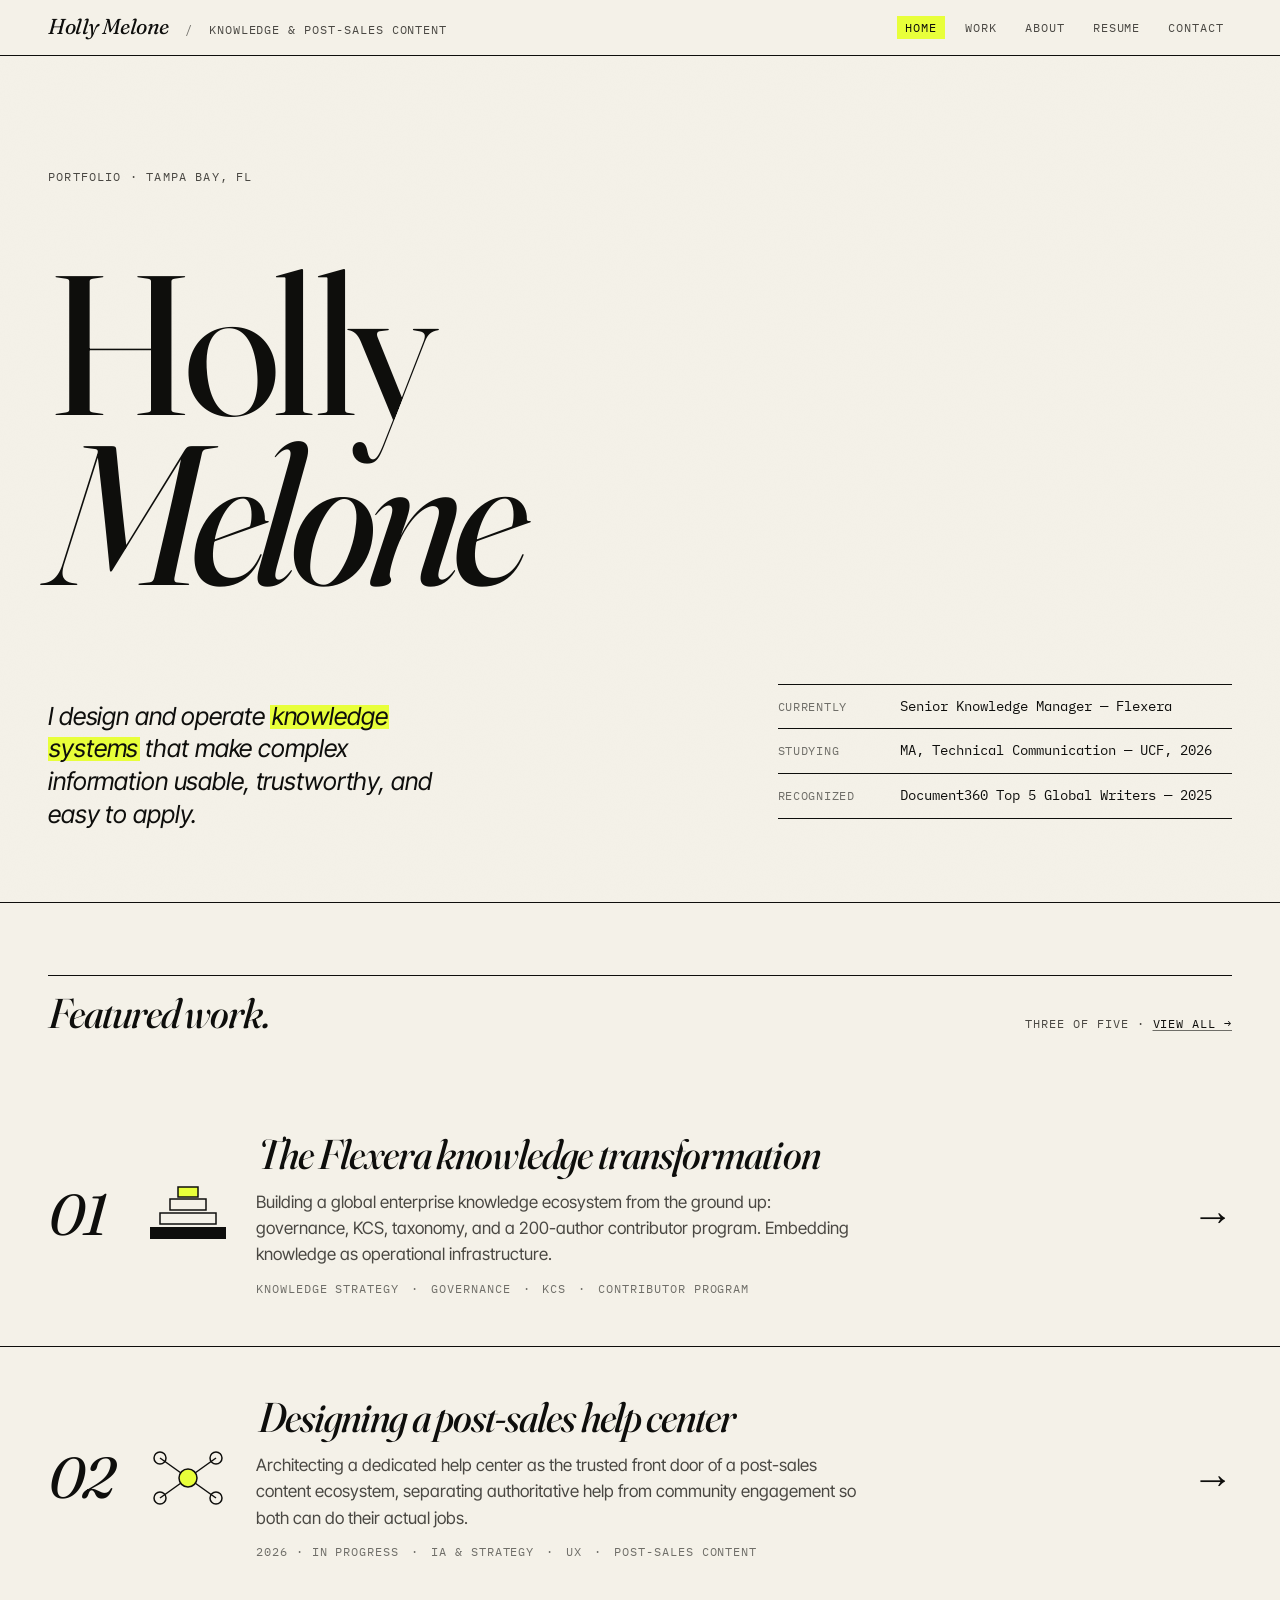
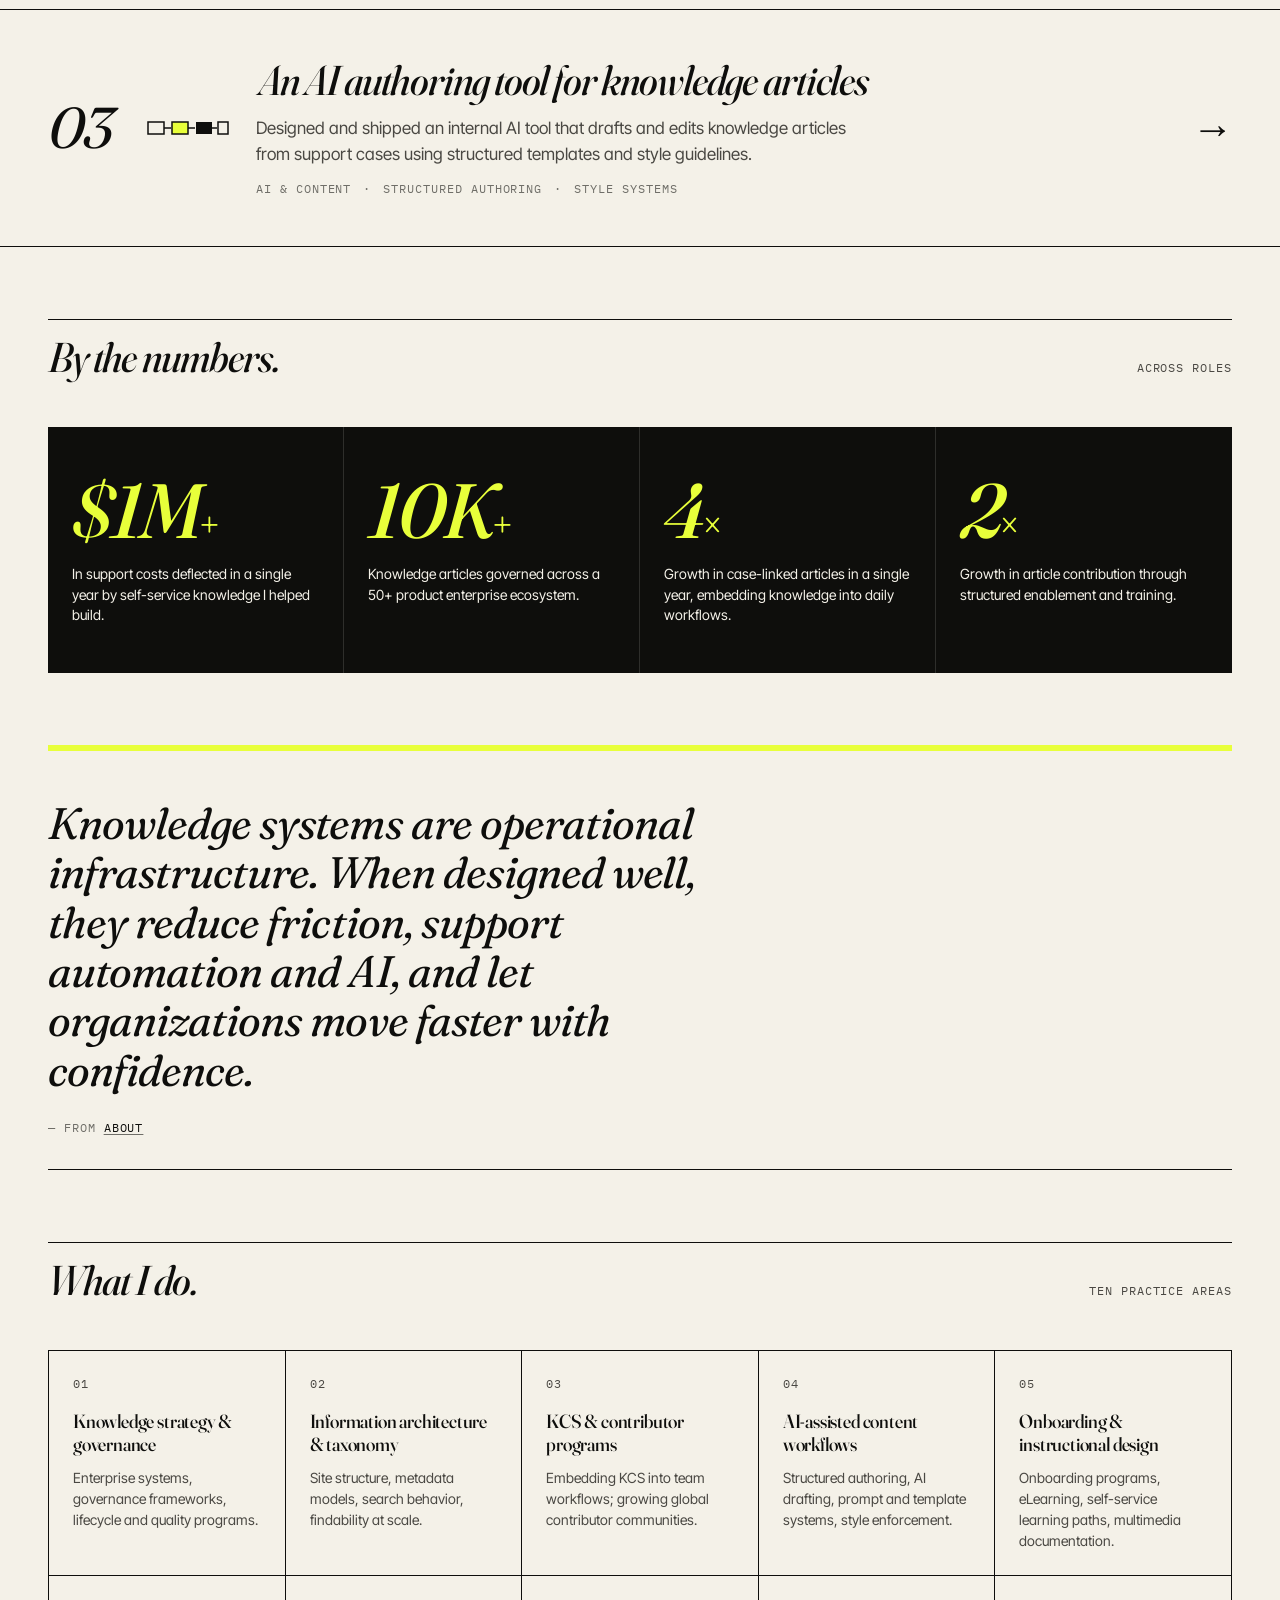
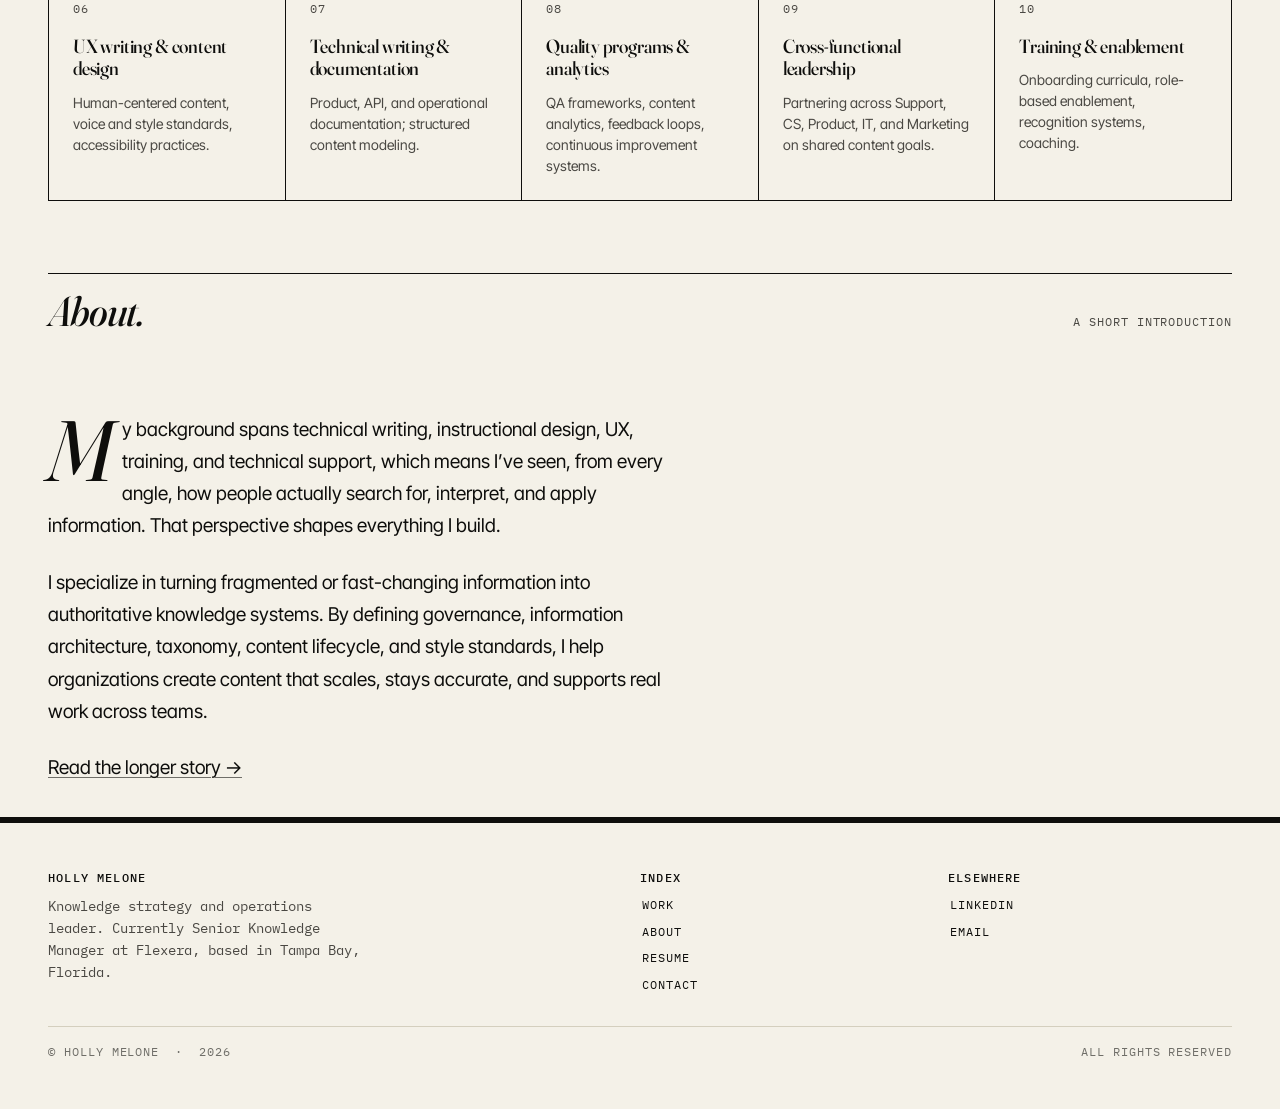
<file: index.html>
<!doctype html>
<html lang="en">
<head>
  <meta charset="utf-8" />
  <meta name="viewport" content="width=device-width, initial-scale=1" />
  <title>Holly Melone &mdash; Knowledge Strategy &amp; Operations</title>
  <meta name="description" content="Holly Melone designs and operates knowledge systems that make complex information usable, trustworthy, and easy to apply." />
  <link rel="preconnect" href="https://fonts.googleapis.com" />
  <link rel="preconnect" href="https://fonts.gstatic.com" crossorigin />
  <link href="https://fonts.googleapis.com/css2?family=Fraunces:ital,opsz,wght@0,9..144,400..600;1,9..144,400..600&family=Inter+Tight:ital,wght@0,400;0,500;0,600;1,400;1,500&family=IBM+Plex+Mono:wght@400;500&display=swap" rel="stylesheet" />
  <link rel="stylesheet" href="css/style.css" />
  <link rel="icon" href="data:image/svg+xml,%3Csvg xmlns='http://www.w3.org/2000/svg' viewBox='0 0 100 100'%3E%3Crect width='100' height='100' fill='%23F4F1E8'/%3E%3Crect x='10' y='10' width='80' height='80' fill='%23E8FF3A'/%3E%3Ctext x='50' y='70' text-anchor='middle' font-family='Georgia,serif' font-size='62' fill='%230E0E0C' font-style='italic'%3Ehm%3C/text%3E%3C/svg%3E" />
</head>
<body>

  <a class="skip" href="#main">Skip to content</a>

  <header class="masthead">
    <div class="wrap row">
      <a class="brand" href="index.html" aria-label="Holly Melone home">
        <strong>Holly Melone</strong>
        <span class="pipe">/</span>
        <span class="tag-line">Knowledge &amp; Post-Sales Content</span>
      </a>
      <nav aria-label="Primary">
        <ul>
          <li><a href="index.html" aria-current="page">Home</a></li>
          <li><a href="work/">Work</a></li>
          <li><a href="about.html">About</a></li>
          <li><a href="resume.html">Resume</a></li>
          <li><a href="contact.html">Contact</a></li>
        </ul>
      </nav>
    </div>
  </header>

  <main id="main">

    <!-- ==================== COVER ==================== -->
    <section class="cover wrap">
      <div class="top-meta">
        <span>Portfolio &middot; Tampa Bay, FL</span>
      </div>

      <h1 class="cover-name">
        Holly
        <span class="ital">Melone</span>
      </h1>

      <div class="lede">
        <p class="reveal">
          I design and operate <span class="mark">knowledge systems</span> that make complex information usable, trustworthy, and easy to apply.
        </p>
        <dl class="meta-grid reveal">
          <div>
            <dt>Currently</dt>
            <dd>Senior Knowledge Manager &mdash; Flexera</dd>
          </div>
          <div>
            <dt>Studying</dt>
            <dd>MA, Technical Communication &mdash; UCF, 2026</dd>
          </div>
          <div>
            <dt>Recognized</dt>
            <dd>Document360 Top 5 Global Writers &mdash; 2025</dd>
          </div>
        </dl>
      </div>
    </section>

    <!-- ==================== FEATURED WORK ==================== -->
    <section class="wrap">
      <div class="section-head">
        <h2>Featured work.</h2>
        <span class="meta">Three of five · <a href="work/">View all →</a></span>
      </div>

      <div class="feed">

        <a class="entry has-thumb reveal" href="work/flexera.html">
          <span class="num">01</span>
          <span class="thumb" aria-hidden="true">
            <svg viewBox="0 0 88 64" xmlns="http://www.w3.org/2000/svg">
              <rect x="6" y="44" width="76" height="12" fill="#0E0E0C"/>
              <rect x="16" y="30" width="56" height="11" fill="none" stroke="#0E0E0C" stroke-width="1.5"/>
              <rect x="26" y="16" width="36" height="11" fill="none" stroke="#0E0E0C" stroke-width="1.5"/>
              <rect x="34" y="4" width="20" height="10" fill="#E8FF3A" stroke="#0E0E0C" stroke-width="1.5"/>
            </svg>
          </span>
          <div class="body">
            <h3>The Flexera knowledge transformation</h3>
            <p>Building a global enterprise knowledge ecosystem from the ground up: governance, KCS, taxonomy, and a 200-author contributor program. Embedding knowledge as operational infrastructure.</p>
            <ul class="tags">
              <li>Knowledge Strategy</li>
              <li>Governance</li>
              <li>KCS</li>
              <li>Contributor Program</li>
            </ul>
          </div>
          <span class="arrow" aria-hidden="true">→</span>
        </a>

        <a class="entry has-thumb reveal" href="work/help-center.html">
          <span class="num">02</span>
          <span class="thumb" aria-hidden="true">
            <svg viewBox="0 0 88 64" xmlns="http://www.w3.org/2000/svg">
              <line x1="44" y1="32" x2="16" y2="12" stroke="#0E0E0C" stroke-width="1.5"/>
              <line x1="44" y1="32" x2="72" y2="12" stroke="#0E0E0C" stroke-width="1.5"/>
              <line x1="44" y1="32" x2="16" y2="52" stroke="#0E0E0C" stroke-width="1.5"/>
              <line x1="44" y1="32" x2="72" y2="52" stroke="#0E0E0C" stroke-width="1.5"/>
              <circle cx="16" cy="12" r="6" fill="none" stroke="#0E0E0C" stroke-width="1.5"/>
              <circle cx="72" cy="12" r="6" fill="none" stroke="#0E0E0C" stroke-width="1.5"/>
              <circle cx="16" cy="52" r="6" fill="none" stroke="#0E0E0C" stroke-width="1.5"/>
              <circle cx="72" cy="52" r="6" fill="none" stroke="#0E0E0C" stroke-width="1.5"/>
              <circle cx="44" cy="32" r="9" fill="#E8FF3A" stroke="#0E0E0C" stroke-width="1.5"/>
            </svg>
          </span>
          <div class="body">
            <h3>Designing a post-sales help center</h3>
            <p>Architecting a dedicated help center as the trusted front door of a post-sales content ecosystem, separating authoritative help from community engagement so both can do their actual jobs.</p>
            <ul class="tags">
              <li>2026 · In progress</li>
              <li>IA &amp; Strategy</li>
              <li>UX</li>
              <li>Post-Sales Content</li>
            </ul>
          </div>
          <span class="arrow" aria-hidden="true">→</span>
        </a>

        <a class="entry has-thumb reveal" href="work/ai-tool.html">
          <span class="num">03</span>
          <span class="thumb" aria-hidden="true">
            <svg viewBox="0 0 88 64" xmlns="http://www.w3.org/2000/svg">
              <rect x="4" y="26" width="16" height="12" fill="none" stroke="#0E0E0C" stroke-width="1.5"/>
              <rect x="28" y="26" width="16" height="12" fill="#E8FF3A" stroke="#0E0E0C" stroke-width="1.5"/>
              <rect x="52" y="26" width="16" height="12" fill="#0E0E0C"/>
              <rect x="74" y="26" width="10" height="12" fill="none" stroke="#0E0E0C" stroke-width="1.5"/>
              <line x1="20" y1="32" x2="27" y2="32" stroke="#0E0E0C" stroke-width="1.5"/>
              <line x1="44" y1="32" x2="51" y2="32" stroke="#0E0E0C" stroke-width="1.5"/>
              <line x1="68" y1="32" x2="73" y2="32" stroke="#0E0E0C" stroke-width="1.5"/>
            </svg>
          </span>
          <div class="body">
            <h3>An AI authoring tool for knowledge articles</h3>
            <p>Designed and shipped an internal AI tool that drafts and edits knowledge articles from support cases using structured templates and style guidelines.</p>
            <ul class="tags">
              <li>AI &amp; Content</li>
              <li>Structured Authoring</li>
              <li>Style Systems</li>
            </ul>
          </div>
          <span class="arrow" aria-hidden="true">→</span>
        </a>

      </div>
    </section>

    <!-- ==================== PROOF / BY THE NUMBERS ==================== -->
    <section class="wrap">
      <div class="section-head">
        <h2>By the numbers.</h2>
        <span class="meta">Across roles</span>
      </div>
      <div class="outcomes outcomes--hero reveal">
        <div class="stat">
          <div class="figure">$1M<span class="unit">+</span></div>
          <p>In support costs deflected in a single year by self-service knowledge I helped build.</p>
        </div>
        <div class="stat">
          <div class="figure">10K<span class="unit">+</span></div>
          <p>Knowledge articles governed across a 50+ product enterprise ecosystem.</p>
        </div>
        <div class="stat">
          <div class="figure">4<span class="unit">&times;</span></div>
          <p>Growth in case-linked articles in a single year, embedding knowledge into daily workflows.</p>
        </div>
        <div class="stat">
          <div class="figure">2<span class="unit">&times;</span></div>
          <p>Growth in article contribution through structured enablement and training.</p>
        </div>
      </div>
    </section>

    <!-- ==================== PULL QUOTE ==================== -->
    <section class="wrap">
      <div class="pull-quote reveal">
        <blockquote>
          Knowledge systems are operational infrastructure. When designed well, they reduce friction, support automation and AI, and let organizations move faster with confidence.
        </blockquote>
        <span class="attribution">— From <a href="about.html">About</a></span>
      </div>
    </section>

    <!-- ==================== CAPABILITIES ==================== -->
    <section class="wrap">
      <div class="section-head">
        <h2>What I do.</h2>
        <span class="meta">Ten practice areas</span>
      </div>

      <div class="capabilities">
        <div class="cap"><span class="num">01</span><h4>Knowledge strategy &amp; governance</h4><p>Enterprise systems, governance frameworks, lifecycle and quality programs.</p></div>
        <div class="cap"><span class="num">02</span><h4>Information architecture &amp; taxonomy</h4><p>Site structure, metadata models, search behavior, findability at scale.</p></div>
        <div class="cap"><span class="num">03</span><h4>KCS &amp; contributor programs</h4><p>Embedding KCS into team workflows; growing global contributor communities.</p></div>
        <div class="cap"><span class="num">04</span><h4>AI-assisted content workflows</h4><p>Structured authoring, AI drafting, prompt and template systems, style enforcement.</p></div>
        <div class="cap"><span class="num">05</span><h4>Onboarding &amp; instructional design</h4><p>Onboarding programs, eLearning, self-service learning paths, multimedia documentation.</p></div>
        <div class="cap"><span class="num">06</span><h4>UX writing &amp; content design</h4><p>Human-centered content, voice and style standards, accessibility practices.</p></div>
        <div class="cap"><span class="num">07</span><h4>Technical writing &amp; documentation</h4><p>Product, API, and operational documentation; structured content modeling.</p></div>
        <div class="cap"><span class="num">08</span><h4>Quality programs &amp; analytics</h4><p>QA frameworks, content analytics, feedback loops, continuous improvement systems.</p></div>
        <div class="cap"><span class="num">09</span><h4>Cross-functional leadership</h4><p>Partnering across Support, CS, Product, IT, and Marketing on shared content goals.</p></div>
        <div class="cap"><span class="num">10</span><h4>Training &amp; enablement</h4><p>Onboarding curricula, role-based enablement, recognition systems, coaching.</p></div>
      </div>
    </section>

    <!-- ==================== ABOUT TEASER ==================== -->
    <section class="wrap">
      <div class="section-head">
        <h2>About.</h2>
        <span class="meta">A short introduction</span>
      </div>

      <div class="prose">
        <p class="drop">
          My background spans technical writing, instructional design, UX, training, and technical support, which means I&rsquo;ve seen, from every angle, how people actually search for, interpret, and apply information. That perspective shapes everything I build.
        </p>
        <p>
          I specialize in turning fragmented or fast-changing information into authoritative knowledge systems. By defining governance, information architecture, taxonomy, content lifecycle, and style standards, I help organizations create content that scales, stays accurate, and supports real work across teams.
        </p>
        <p>
          <a href="about.html">Read the longer story →</a>
        </p>
      </div>
    </section>

  </main>

  <footer class="colophon">
    <div class="wrap">
      <div class="row">
        <div>
          <h4>Holly Melone</h4>
          <p>Knowledge strategy and operations leader. Currently Senior Knowledge Manager at Flexera, based in Tampa Bay, Florida.</p>
        </div>
        <div>
          <h4>Index</h4>
          <ul>
            <li><a href="work/">Work</a></li>
            <li><a href="about.html">About</a></li>
            <li><a href="resume.html">Resume</a></li>
            <li><a href="contact.html">Contact</a></li>
          </ul>
        </div>
        <div>
          <h4>Elsewhere</h4>
          <ul>
            <li><a href="https://www.linkedin.com/in/holly-melone/">LinkedIn</a></li>
            <li><a href="mailto:hollymelone@yahoo.com">Email</a></li>
          </ul>
        </div>
      </div>
      <div class="copy">
        <span>© Holly Melone &nbsp;·&nbsp; <span class="year">2026</span></span>
        <span>All rights reserved</span>
      </div>
    </div>
  </footer>

  <script src="js/main.js"></script>
  <script>document.querySelectorAll(".year").forEach(function(e){e.textContent=new Date().getFullYear();});</script>
</body>
</html>
</file>
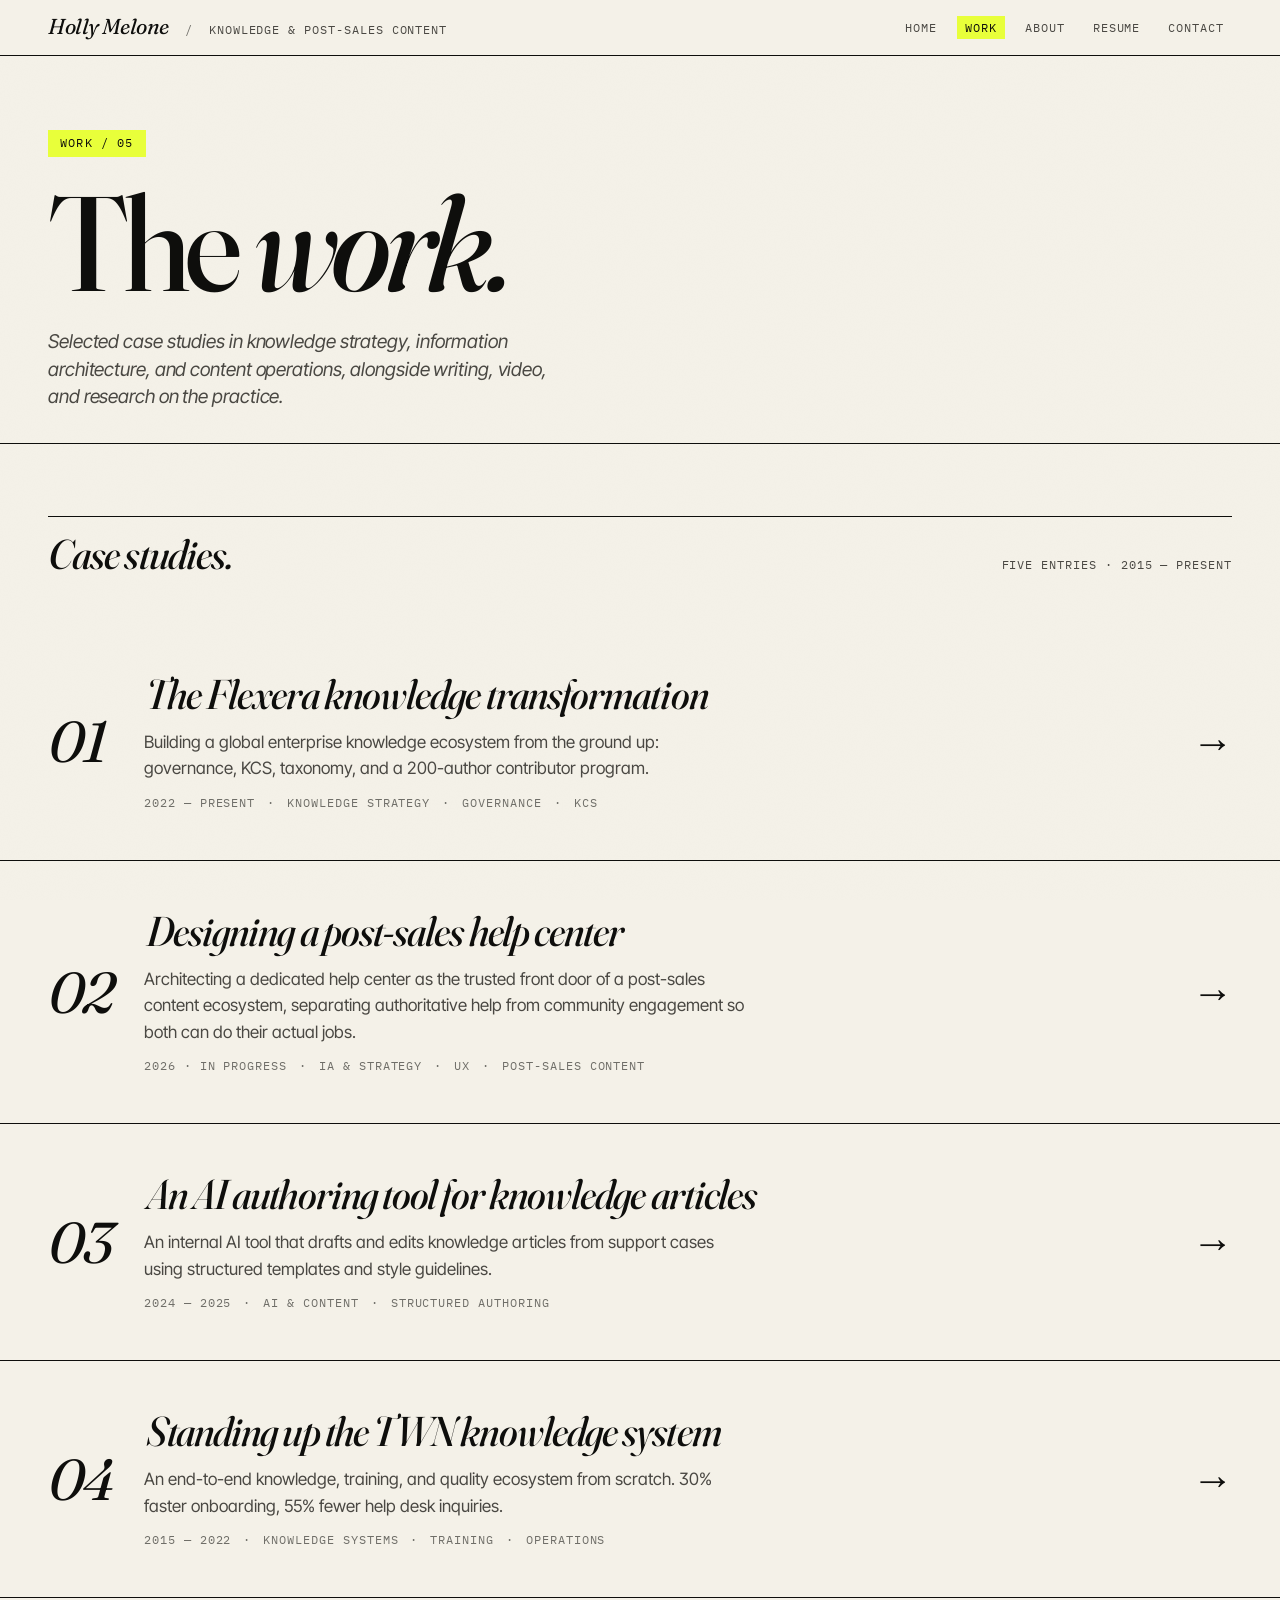
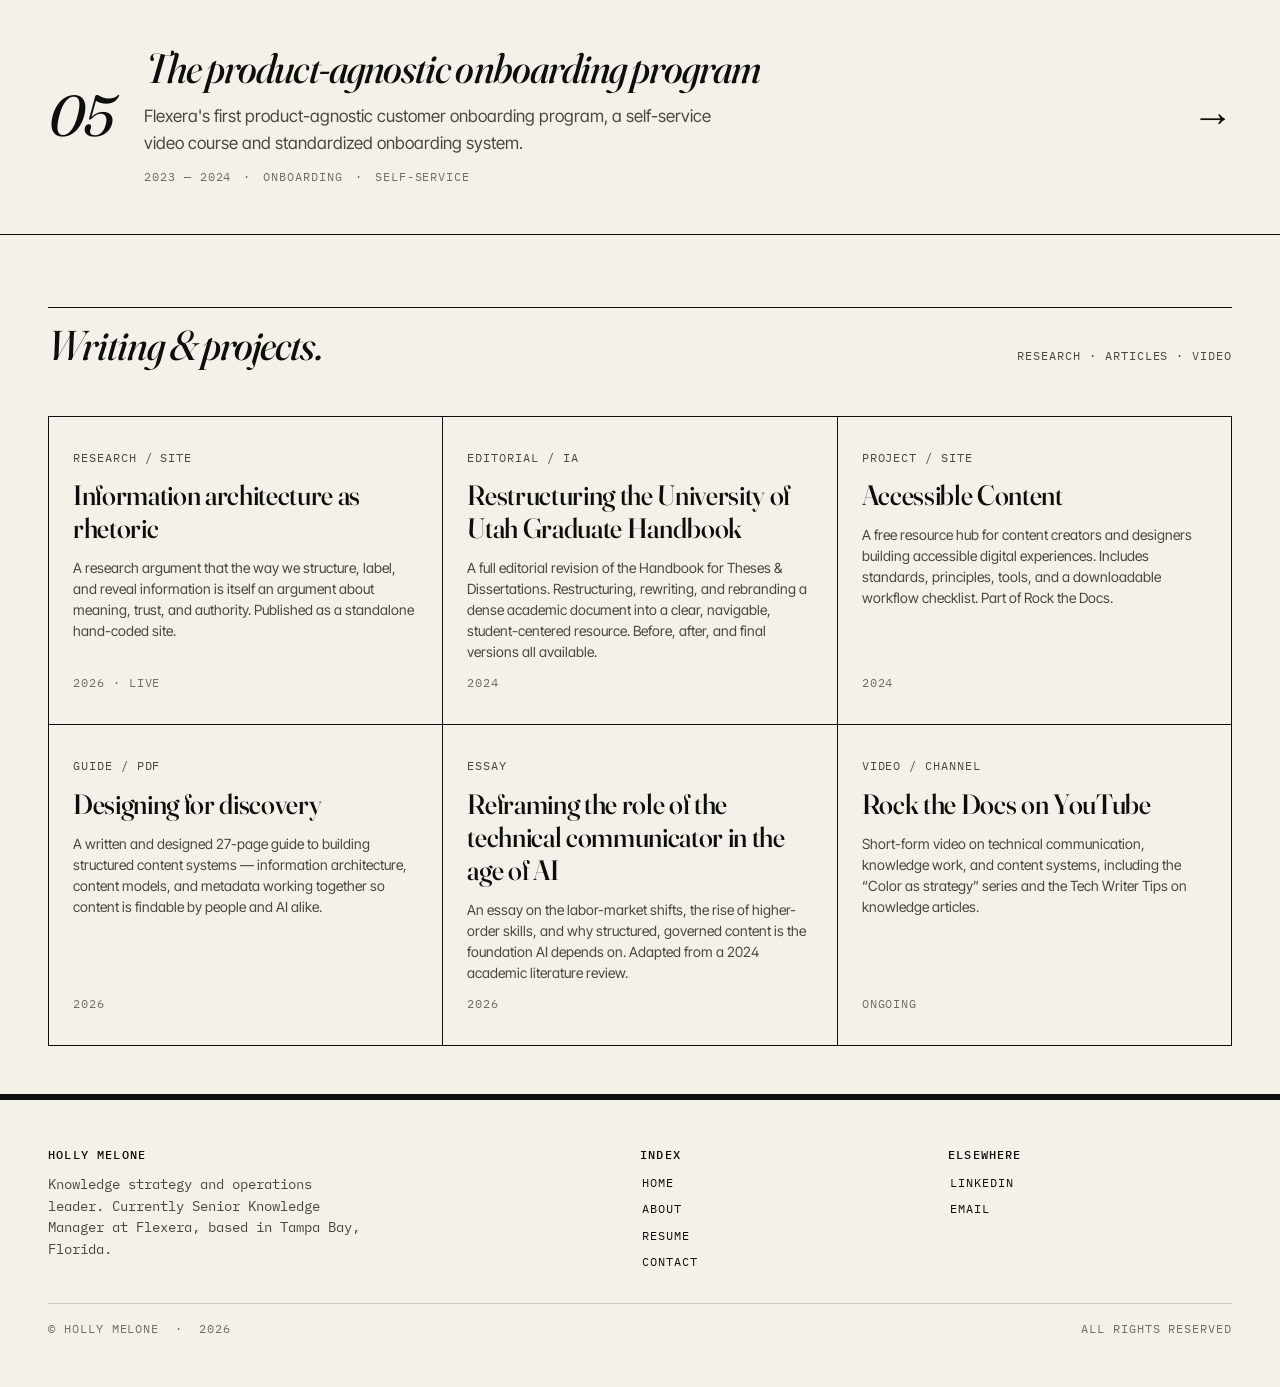
<file: work/index.html>
<!doctype html>
<html lang="en">
<head>
  <meta charset="utf-8" />
  <meta name="viewport" content="width=device-width, initial-scale=1" />
  <title>Work &mdash; Holly Melone</title>
  <meta name="description" content="Selected case studies in knowledge strategy, information architecture, and content operations." />
  <link rel="preconnect" href="https://fonts.googleapis.com" />
  <link rel="preconnect" href="https://fonts.gstatic.com" crossorigin />
  <link href="https://fonts.googleapis.com/css2?family=Fraunces:ital,opsz,wght@0,9..144,400..600;1,9..144,400..600&family=Inter+Tight:ital,wght@0,400;0,500;0,600;1,400;1,500&family=IBM+Plex+Mono:wght@400;500&display=swap" rel="stylesheet" />
  <link rel="stylesheet" href="../css/style.css" />
  <link rel="icon" href="data:image/svg+xml,%3Csvg xmlns='http://www.w3.org/2000/svg' viewBox='0 0 100 100'%3E%3Crect width='100' height='100' fill='%23F4F1E8'/%3E%3Crect x='10' y='10' width='80' height='80' fill='%23E8FF3A'/%3E%3Ctext x='50' y='70' text-anchor='middle' font-family='Georgia,serif' font-size='62' fill='%230E0E0C' font-style='italic'%3Ehm%3C/text%3E%3C/svg%3E" />
</head>
<body>
  <a class="skip" href="#main">Skip to content</a>

  <header class="masthead">
    <div class="wrap row">
      <a class="brand" href="../index.html" aria-label="Holly Melone home">
        <strong>Holly Melone</strong>
        <span class="pipe">/</span>
        <span class="tag-line">Knowledge &amp; Post-Sales Content</span>
      </a>
      <nav aria-label="Primary">
        <ul>
          <li><a href="../index.html">Home</a></li>
          <li><a href="./" aria-current="page">Work</a></li>
          <li><a href="../about.html">About</a></li>
          <li><a href="../resume.html">Resume</a></li>
          <li><a href="../contact.html">Contact</a></li>
        </ul>
      </nav>
    </div>
  </header>

  <main id="main">

    <section class="wrap page-head">
      <span class="kicker">Work / 05</span>
      <h1>The <em>work.</em></h1>
      <p class="deck">Selected case studies in knowledge strategy, information architecture, and content operations, alongside writing, video, and research on the practice.</p>
    </section>

    <section class="wrap">
      <div class="section-head">
        <h2>Case studies.</h2>
        <span class="meta">Five entries · 2015 &mdash; Present</span>
      </div>

      <div class="feed">

        <a class="entry reveal" href="flexera.html">
          <span class="num">01</span>
          <div class="body">
            <h3>The Flexera knowledge transformation</h3>
            <p>Building a global enterprise knowledge ecosystem from the ground up: governance, KCS, taxonomy, and a 200-author contributor program.</p>
            <ul class="tags">
              <li>2022 &mdash; Present</li>
              <li>Knowledge Strategy</li>
              <li>Governance</li>
              <li>KCS</li>
            </ul>
          </div>
          <span class="arrow" aria-hidden="true">→</span>
        </a>

        <a class="entry reveal" href="help-center.html">
          <span class="num">02</span>
          <div class="body">
            <h3>Designing a post-sales help center</h3>
            <p>Architecting a dedicated help center as the trusted front door of a post-sales content ecosystem, separating authoritative help from community engagement so both can do their actual jobs.</p>
            <ul class="tags">
              <li>2026 · In progress</li>
              <li>IA &amp; Strategy</li>
              <li>UX</li>
              <li>Post-Sales Content</li>
            </ul>
          </div>
          <span class="arrow" aria-hidden="true">→</span>
        </a>

        <a class="entry reveal" href="ai-tool.html">
          <span class="num">03</span>
          <div class="body">
            <h3>An AI authoring tool for knowledge articles</h3>
            <p>An internal AI tool that drafts and edits knowledge articles from support cases using structured templates and style guidelines.</p>
            <ul class="tags">
              <li>2024 &mdash; 2025</li>
              <li>AI &amp; Content</li>
              <li>Structured Authoring</li>
            </ul>
          </div>
          <span class="arrow" aria-hidden="true">→</span>
        </a>

        <a class="entry reveal" href="twn.html">
          <span class="num">04</span>
          <div class="body">
            <h3>Standing up the TWN knowledge system</h3>
            <p>An end-to-end knowledge, training, and quality ecosystem from scratch. 30% faster onboarding, 55% fewer help desk inquiries.</p>
            <ul class="tags">
              <li>2015 &mdash; 2022</li>
              <li>Knowledge Systems</li>
              <li>Training</li>
              <li>Operations</li>
            </ul>
          </div>
          <span class="arrow" aria-hidden="true">→</span>
        </a>

        <a class="entry reveal" href="onboarding.html">
          <span class="num">05</span>
          <div class="body">
            <h3>The product-agnostic onboarding program</h3>
            <p>Flexera's first product-agnostic customer onboarding program, a self-service video course and standardized onboarding system.</p>
            <ul class="tags">
              <li>2023 &mdash; 2024</li>
              <li>Onboarding</li>
              <li>Self-Service</li>
            </ul>
          </div>
          <span class="arrow" aria-hidden="true">→</span>
        </a>

      </div>
    </section>

    <!-- ==================== WRITING & PROJECTS ==================== -->
    <section class="wrap">
      <div class="section-head">
        <h2>Writing &amp; projects.</h2>
        <span class="meta">Research · Articles · Video</span>
      </div>

      <div class="writing-grid">

        <a class="item" href="https://hmelone.github.io/ia-as-rhetoric/" target="_blank" rel="noopener">
          <span class="kind">Research / Site</span>
          <h4>Information architecture as rhetoric</h4>
          <p>A research argument that the way we structure, label, and reveal information is itself an argument about meaning, trust, and authority. Published as a standalone hand-coded site.</p>
          <span class="when">2026 · Live</span>
        </a>

        <a class="item" href="utah-handbook.html">
          <span class="kind">Editorial / IA</span>
          <h4>Restructuring the University of Utah Graduate Handbook</h4>
          <p>A full editorial revision of the Handbook for Theses &amp; Dissertations. Restructuring, rewriting, and rebranding a dense academic document into a clear, navigable, student-centered resource. Before, after, and final versions all available.</p>
          <span class="when">2024</span>
        </a>

        <a class="item" href="https://hollymelone.wixsite.com/accessiblecontent" target="_blank" rel="noopener">
          <span class="kind">Project / Site</span>
          <h4>Accessible Content</h4>
          <p>A free resource hub for content creators and designers building accessible digital experiences. Includes standards, principles, tools, and a downloadable workflow checklist. Part of Rock the Docs.</p>
          <span class="when">2024</span>
        </a>

        <a class="item" href="../assets/files/designing-for-discovery.pdf" target="_blank" rel="noopener">
          <span class="kind">Guide / PDF</span>
          <h4>Designing for discovery</h4>
          <p>A written and designed 27-page guide to building structured content systems &mdash; information architecture, content models, and metadata working together so content is findable by people and AI alike.</p>
          <span class="when">2026</span>
        </a>

        <a class="item" href="ai-techcomm.html">
          <span class="kind">Essay</span>
          <h4>Reframing the role of the technical communicator in the age of AI</h4>
          <p>An essay on the labor-market shifts, the rise of higher-order skills, and why structured, governed content is the foundation AI depends on. Adapted from a 2024 academic literature review.</p>
          <span class="when">2026</span>
        </a>

        <a class="item" href="https://www.youtube.com/@RocktheDocs" target="_blank" rel="noopener">
          <span class="kind">Video / Channel</span>
          <h4>Rock the Docs on YouTube</h4>
          <p>Short-form video on technical communication, knowledge work, and content systems, including the &ldquo;Color as strategy&rdquo; series and the Tech Writer Tips on knowledge articles.</p>
          <span class="when">Ongoing</span>
        </a>

      </div>
    </section>

  </main>

  <footer class="colophon">
    <div class="wrap">
      <div class="row">
        <div>
          <h4>Holly Melone</h4>
          <p>Knowledge strategy and operations leader. Currently Senior Knowledge Manager at Flexera, based in Tampa Bay, Florida.</p>
        </div>
        <div>
          <h4>Index</h4>
          <ul>
            <li><a href="../index.html">Home</a></li>
            <li><a href="../about.html">About</a></li>
            <li><a href="../resume.html">Resume</a></li>
            <li><a href="../contact.html">Contact</a></li>
          </ul>
        </div>
        <div>
          <h4>Elsewhere</h4>
          <ul>
            <li><a href="https://www.linkedin.com/in/holly-melone/">LinkedIn</a></li>
            <li><a href="mailto:hollymelone@yahoo.com">Email</a></li>
          </ul>
        </div>
      </div>
      <div class="copy">
        <span>© Holly Melone &nbsp;·&nbsp; <span class="year">2026</span></span>
        <span>All rights reserved</span>
      </div>
    </div>
  </footer>

  <script src="../js/main.js"></script>
  <script>document.querySelectorAll(".year").forEach(function(e){e.textContent=new Date().getFullYear();});</script>
</body>
</html>
</file>
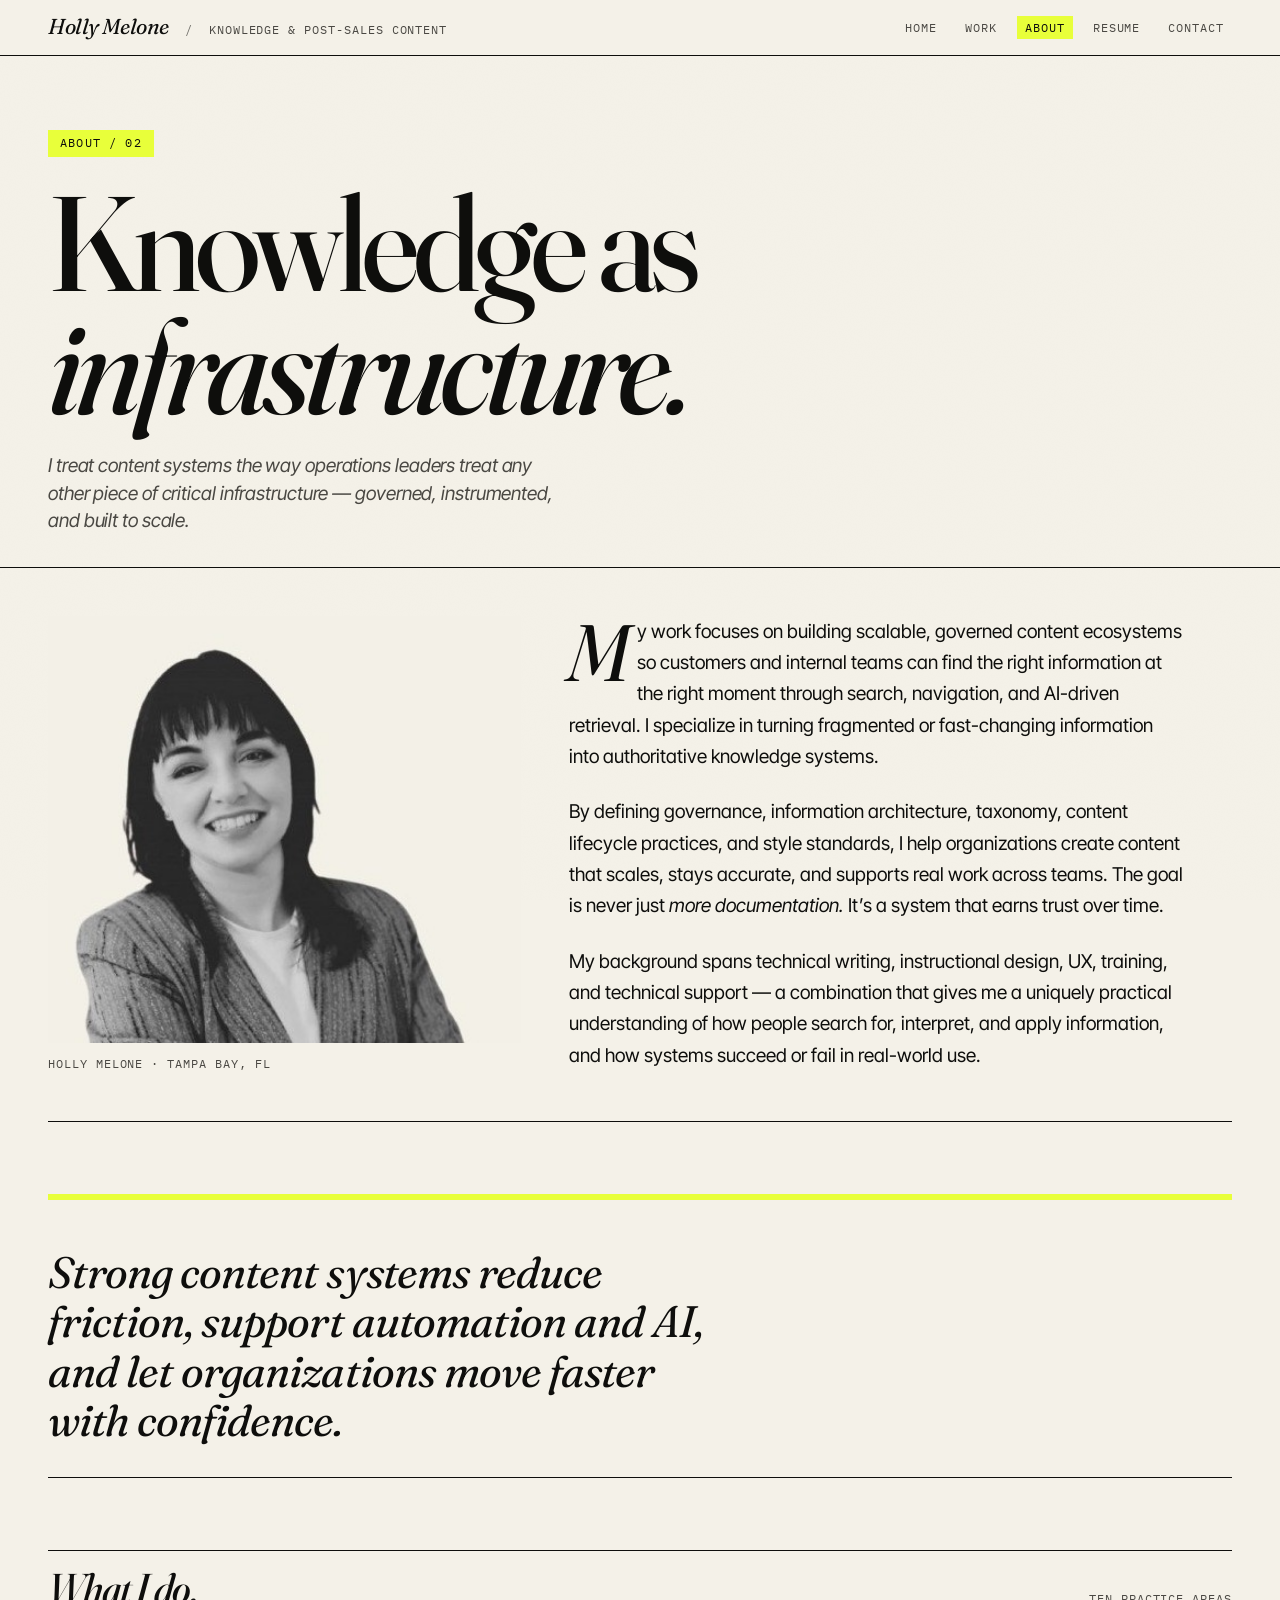
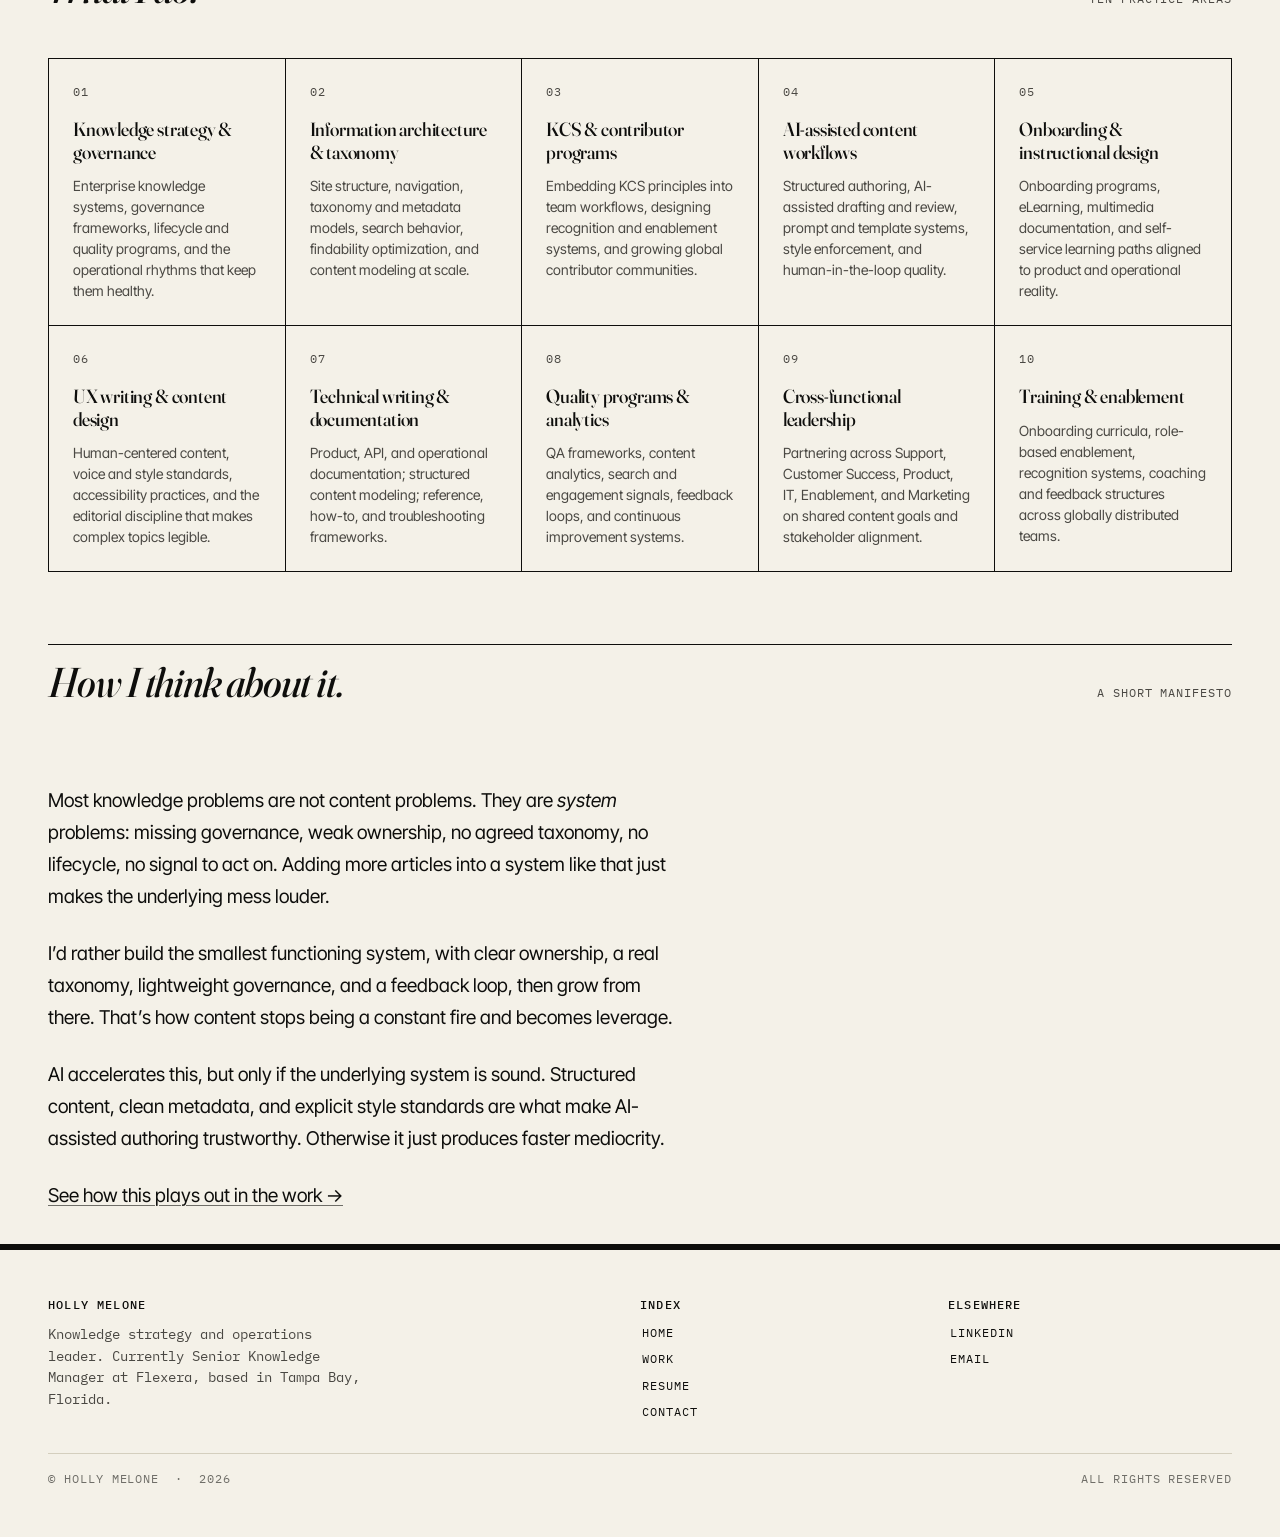
<file: about.html>
<!doctype html>
<html lang="en">
<head>
  <meta charset="utf-8" />
  <meta name="viewport" content="width=device-width, initial-scale=1" />
  <title>About &mdash; Holly Melone</title>
  <meta name="description" content="Holly Melone is a knowledge strategy and operations leader who builds governed content systems for organizations at scale." />
  <link rel="preconnect" href="https://fonts.googleapis.com" />
  <link rel="preconnect" href="https://fonts.gstatic.com" crossorigin />
  <link href="https://fonts.googleapis.com/css2?family=Fraunces:ital,opsz,wght@0,9..144,400..600;1,9..144,400..600&family=Inter+Tight:ital,wght@0,400;0,500;0,600;1,400;1,500&family=IBM+Plex+Mono:wght@400;500&display=swap" rel="stylesheet" />
  <link rel="stylesheet" href="css/style.css" />
  <link rel="icon" href="data:image/svg+xml,%3Csvg xmlns='http://www.w3.org/2000/svg' viewBox='0 0 100 100'%3E%3Crect width='100' height='100' fill='%23F4F1E8'/%3E%3Crect x='10' y='10' width='80' height='80' fill='%23E8FF3A'/%3E%3Ctext x='50' y='70' text-anchor='middle' font-family='Georgia,serif' font-size='62' fill='%230E0E0C' font-style='italic'%3Ehm%3C/text%3E%3C/svg%3E" />
</head>
<body>
  <a class="skip" href="#main">Skip to content</a>

  <header class="masthead">
    <div class="wrap row">
      <a class="brand" href="index.html" aria-label="Holly Melone home">
        <strong>Holly Melone</strong>
        <span class="pipe">/</span>
        <span class="tag-line">Knowledge &amp; Post-Sales Content</span>
      </a>
      <nav aria-label="Primary">
        <ul>
          <li><a href="index.html">Home</a></li>
          <li><a href="work/">Work</a></li>
          <li><a href="about.html" aria-current="page">About</a></li>
          <li><a href="resume.html">Resume</a></li>
          <li><a href="contact.html">Contact</a></li>
        </ul>
      </nav>
    </div>
  </header>

  <main id="main">

    <section class="wrap page-head">
      <span class="kicker">About / 02</span>
      <h1>Knowledge as<br/><em>infrastructure.</em></h1>
      <p class="deck">I treat content systems the way operations leaders treat any other piece of critical infrastructure &mdash; governed, instrumented, and built to scale.</p>
    </section>

    <section class="wrap">
      <div class="portrait-intro">
        <div>
          <div class="photo-frame">
            <img src="assets/holly.jpg" alt="Portrait of Holly Melone" width="431" height="389" />
          </div>
          <span class="photo-caption">Holly Melone &middot; Tampa Bay, FL</span>
        </div>
        <div class="intro-prose">
          <p class="drop">
            My work focuses on building scalable, governed content ecosystems so customers and internal teams can find the right information at the right moment through search, navigation, and AI-driven retrieval. I specialize in turning fragmented or fast-changing information into authoritative knowledge systems.
          </p>
          <p>
            By defining governance, information architecture, taxonomy, content lifecycle practices, and style standards, I help organizations create content that scales, stays accurate, and supports real work across teams. The goal is never just <em>more documentation.</em> It&rsquo;s a system that earns trust over time.
          </p>
          <p>
            My background spans technical writing, instructional design, UX, training, and technical support &mdash; a combination that gives me a uniquely practical understanding of how people search for, interpret, and apply information, and how systems succeed or fail in real-world use.
          </p>
        </div>
      </div>
    </section>

    <section class="wrap">
      <div class="pull-quote">
        <blockquote>
          Strong content systems reduce friction, support automation and AI, and let organizations move faster with confidence.
        </blockquote>
      </div>
    </section>

    <section class="wrap">
      <div class="section-head">
        <h2>What I do.</h2>
        <span class="meta">Ten practice areas</span>
      </div>

      <div class="capabilities">
        <div class="cap">
          <span class="num">01</span>
          <h4>Knowledge strategy &amp; governance</h4>
          <p>Enterprise knowledge systems, governance frameworks, lifecycle and quality programs, and the operational rhythms that keep them healthy.</p>
        </div>
        <div class="cap">
          <span class="num">02</span>
          <h4>Information architecture &amp; taxonomy</h4>
          <p>Site structure, navigation, taxonomy and metadata models, search behavior, findability optimization, and content modeling at scale.</p>
        </div>
        <div class="cap">
          <span class="num">03</span>
          <h4>KCS &amp; contributor programs</h4>
          <p>Embedding KCS principles into team workflows, designing recognition and enablement systems, and growing global contributor communities.</p>
        </div>
        <div class="cap">
          <span class="num">04</span>
          <h4>AI-assisted content workflows</h4>
          <p>Structured authoring, AI-assisted drafting and review, prompt and template systems, style enforcement, and human-in-the-loop quality.</p>
        </div>
        <div class="cap">
          <span class="num">05</span>
          <h4>Onboarding &amp; instructional design</h4>
          <p>Onboarding programs, eLearning, multimedia documentation, and self-service learning paths aligned to product and operational reality.</p>
        </div>
        <div class="cap">
          <span class="num">06</span>
          <h4>UX writing &amp; content design</h4>
          <p>Human-centered content, voice and style standards, accessibility practices, and the editorial discipline that makes complex topics legible.</p>
        </div>
        <div class="cap">
          <span class="num">07</span>
          <h4>Technical writing &amp; documentation</h4>
          <p>Product, API, and operational documentation; structured content modeling; reference, how-to, and troubleshooting frameworks.</p>
        </div>
        <div class="cap">
          <span class="num">08</span>
          <h4>Quality programs &amp; analytics</h4>
          <p>QA frameworks, content analytics, search and engagement signals, feedback loops, and continuous improvement systems.</p>
        </div>
        <div class="cap">
          <span class="num">09</span>
          <h4>Cross-functional leadership</h4>
          <p>Partnering across Support, Customer Success, Product, IT, Enablement, and Marketing on shared content goals and stakeholder alignment.</p>
        </div>
        <div class="cap">
          <span class="num">10</span>
          <h4>Training &amp; enablement</h4>
          <p>Onboarding curricula, role-based enablement, recognition systems, coaching and feedback structures across globally distributed teams.</p>
        </div>
      </div>
    </section>

    <section class="wrap">
      <div class="section-head">
        <h2>How I think about it.</h2>
        <span class="meta">A short manifesto</span>
      </div>
      <div class="prose">
        <p>
          Most knowledge problems are not content problems. They are <em>system</em> problems: missing governance, weak ownership, no agreed taxonomy, no lifecycle, no signal to act on. Adding more articles into a system like that just makes the underlying mess louder.
        </p>
        <p>
          I&rsquo;d rather build the smallest functioning system, with clear ownership, a real taxonomy, lightweight governance, and a feedback loop, then grow from there. That&rsquo;s how content stops being a constant fire and becomes leverage.
        </p>
        <p>
          AI accelerates this, but only if the underlying system is sound. Structured content, clean metadata, and explicit style standards are what make AI-assisted authoring trustworthy. Otherwise it just produces faster mediocrity.
        </p>
        <p>
          <a href="work/">See how this plays out in the work →</a>
        </p>
      </div>
    </section>

  </main>

  <footer class="colophon">
    <div class="wrap">
      <div class="row">
        <div>
          <h4>Holly Melone</h4>
          <p>Knowledge strategy and operations leader. Currently Senior Knowledge Manager at Flexera, based in Tampa Bay, Florida.</p>
        </div>
        <div>
          <h4>Index</h4>
          <ul>
            <li><a href="index.html">Home</a></li>
            <li><a href="work/">Work</a></li>
            <li><a href="resume.html">Resume</a></li>
            <li><a href="contact.html">Contact</a></li>
          </ul>
        </div>
        <div>
          <h4>Elsewhere</h4>
          <ul>
            <li><a href="https://www.linkedin.com/in/holly-melone/">LinkedIn</a></li>
            <li><a href="mailto:hollymelone@yahoo.com">Email</a></li>
          </ul>
        </div>
      </div>
      <div class="copy">
        <span>© Holly Melone &nbsp;·&nbsp; <span class="year">2026</span></span>
        <span>All rights reserved</span>
      </div>
    </div>
  </footer>

  <script src="js/main.js"></script>
  <script>document.querySelectorAll(".year").forEach(function(e){e.textContent=new Date().getFullYear();});</script>
</body>
</html>
</file>
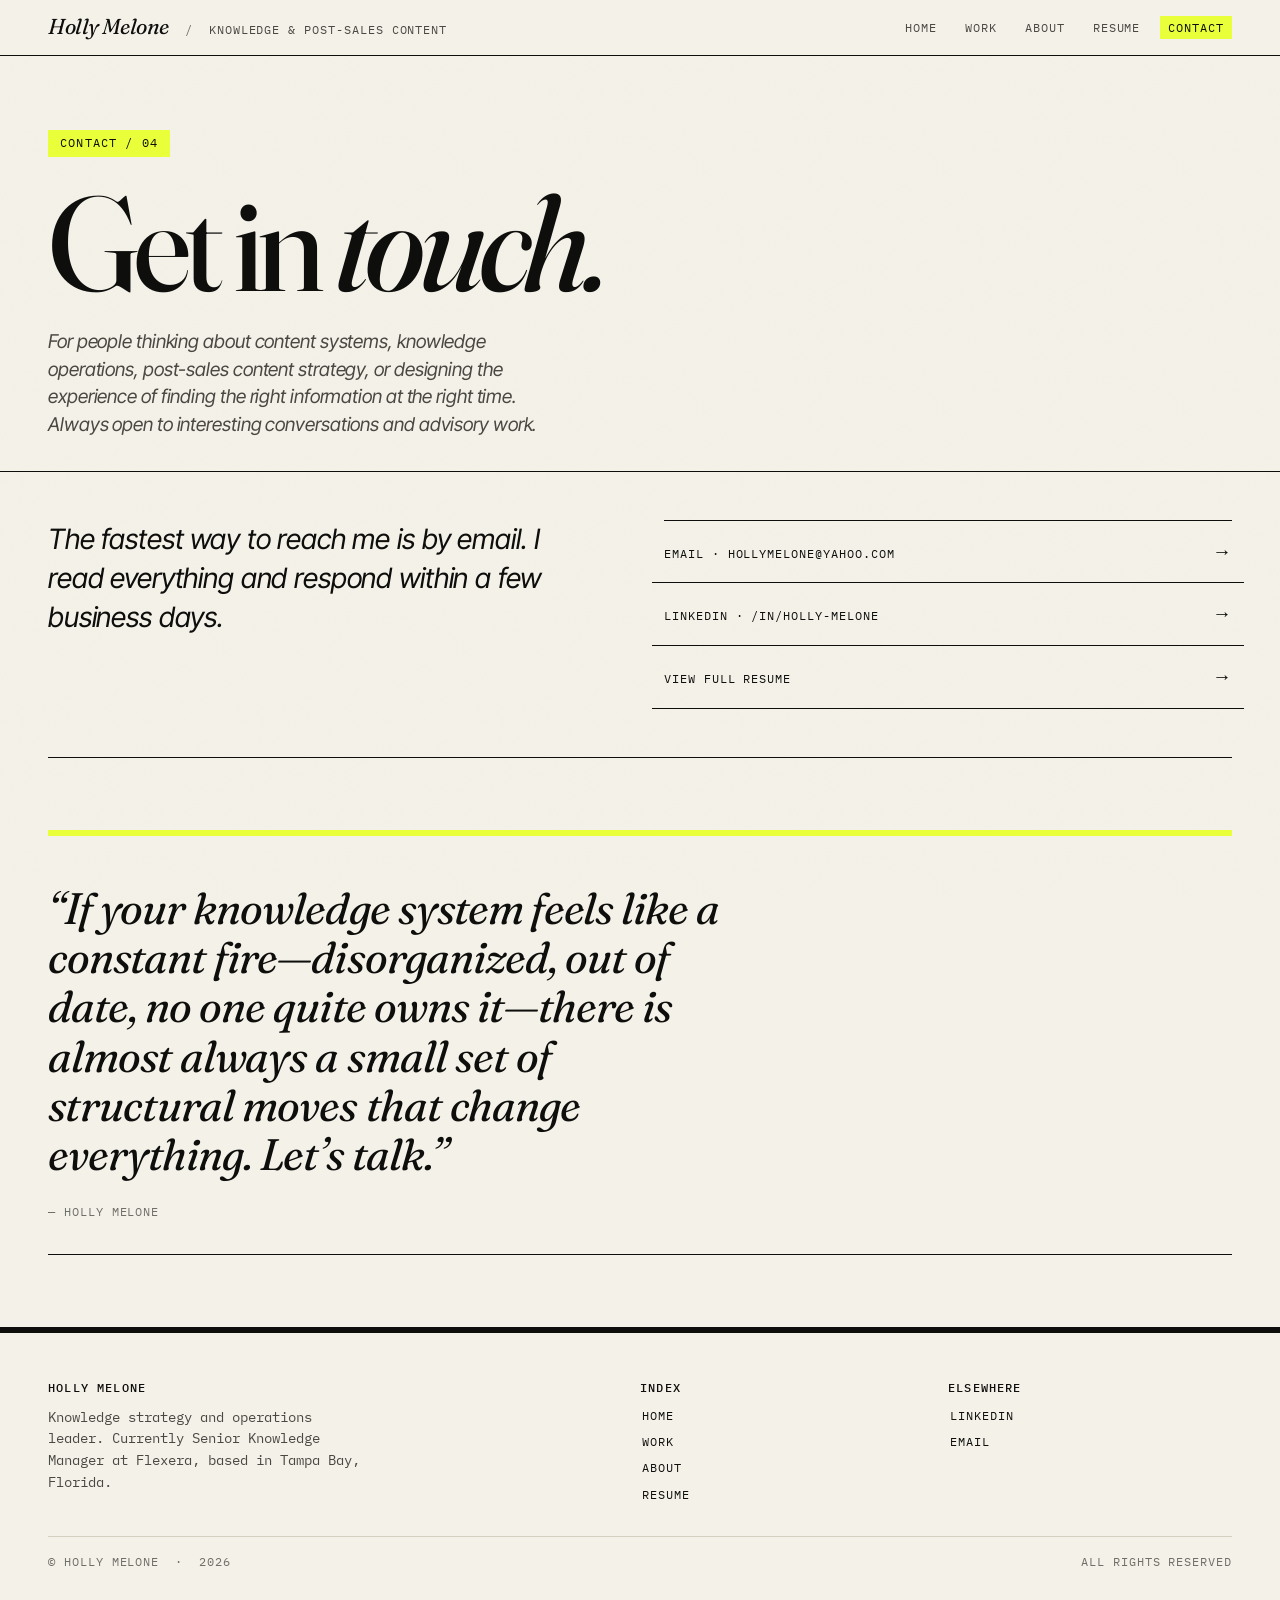
<file: contact.html>
<!doctype html>
<html lang="en">
<head>
  <meta charset="utf-8" />
  <meta name="viewport" content="width=device-width, initial-scale=1" />
  <title>Contact — Holly Melone</title>
  <meta name="description" content="Get in touch with Holly Melone for knowledge strategy, content systems, and operations engagements." />
  <link rel="preconnect" href="https://fonts.googleapis.com" />
  <link rel="preconnect" href="https://fonts.gstatic.com" crossorigin />
  <link href="https://fonts.googleapis.com/css2?family=Fraunces:ital,opsz,wght@0,9..144,400..600;1,9..144,400..600&family=Inter+Tight:ital,wght@0,400;0,500;0,600;1,400;1,500&family=IBM+Plex+Mono:wght@400;500&display=swap" rel="stylesheet" />
  <link rel="stylesheet" href="css/style.css" />
  <link rel="icon" href="data:image/svg+xml,%3Csvg xmlns='http://www.w3.org/2000/svg' viewBox='0 0 100 100'%3E%3Crect width='100' height='100' fill='%23F4F1E8'/%3E%3Crect x='10' y='10' width='80' height='80' fill='%23E8FF3A'/%3E%3Ctext x='50' y='70' text-anchor='middle' font-family='Georgia,serif' font-size='62' fill='%230E0E0C' font-style='italic'%3Ehm%3C/text%3E%3C/svg%3E" />
</head>
<body>
  <a class="skip" href="#main">Skip to content</a>

  <header class="masthead">
    <div class="wrap row">
      <a class="brand" href="index.html" aria-label="Holly Melone home">
        <strong>Holly Melone</strong>
        <span class="pipe">/</span>
        <span class="tag-line">Knowledge &amp; Post-Sales Content</span>
      </a>
      <nav aria-label="Primary">
        <ul>
          <li><a href="index.html">Home</a></li>
          <li><a href="work/">Work</a></li>
          <li><a href="about.html">About</a></li>
          <li><a href="resume.html">Resume</a></li>
          <li><a href="contact.html" aria-current="page">Contact</a></li>
        </ul>
      </nav>
    </div>
  </header>

  <main id="main">

    <section class="wrap page-head">
      <span class="kicker">Contact / 04</span>
      <h1>Get in <em>touch.</em></h1>
      <p class="deck">For people thinking about content systems, knowledge operations, post-sales content strategy, or designing the experience of finding the right information at the right time. Always open to interesting conversations and advisory work.</p>
    </section>

    <section class="wrap">
      <div class="contact">
        <div class="lead">
          <p>The fastest way to reach me is by email. I read everything and respond within a few business days.</p>
        </div>

        <ul class="links">
          <li>
            <a href="mailto:hollymelone@yahoo.com">
              <span>Email · hollymelone@yahoo.com</span>
              <span class="arr">→</span>
            </a>
          </li>
          <li>
            <a href="https://www.linkedin.com/in/holly-melone/" rel="me">
              <span>LinkedIn · /in/holly-melone</span>
              <span class="arr">→</span>
            </a>
          </li>
          <li>
            <a href="resume.html">
              <span>View Full Resume</span>
              <span class="arr">→</span>
            </a>
          </li>
        </ul>
      </div>
    </section>

    <section class="wrap">
      <div class="pull-quote">
        <blockquote>
          &ldquo;If your knowledge system feels like a constant fire&mdash;disorganized, out of date, no one quite owns it&mdash;there is almost always a small set of structural moves that change everything. Let&rsquo;s talk.&rdquo;
        </blockquote>
        <span class="attribution">— Holly Melone</span>
      </div>
    </section>

  </main>

  <footer class="colophon">
    <div class="wrap">
      <div class="row">
        <div>
          <h4>Holly Melone</h4>
          <p>Knowledge strategy and operations leader. Currently Senior Knowledge Manager at Flexera, based in Tampa Bay, Florida.</p>
        </div>
        <div>
          <h4>Index</h4>
          <ul>
            <li><a href="index.html">Home</a></li>
            <li><a href="work/">Work</a></li>
            <li><a href="about.html">About</a></li>
            <li><a href="resume.html">Resume</a></li>
          </ul>
        </div>
        <div>
          <h4>Elsewhere</h4>
          <ul>
            <li><a href="https://www.linkedin.com/in/holly-melone/">LinkedIn</a></li>
            <li><a href="mailto:hollymelone@yahoo.com">Email</a></li>
          </ul>
        </div>
      </div>
      <div class="copy">
        <span>© Holly Melone &nbsp;·&nbsp; <span class="year">2026</span></span>
        <span>All rights reserved</span>
      </div>
    </div>
  </footer>

  <script src="js/main.js"></script>
  <script>document.querySelectorAll(".year").forEach(function(e){e.textContent=new Date().getFullYear();});</script>
</body>
</html>
</file>
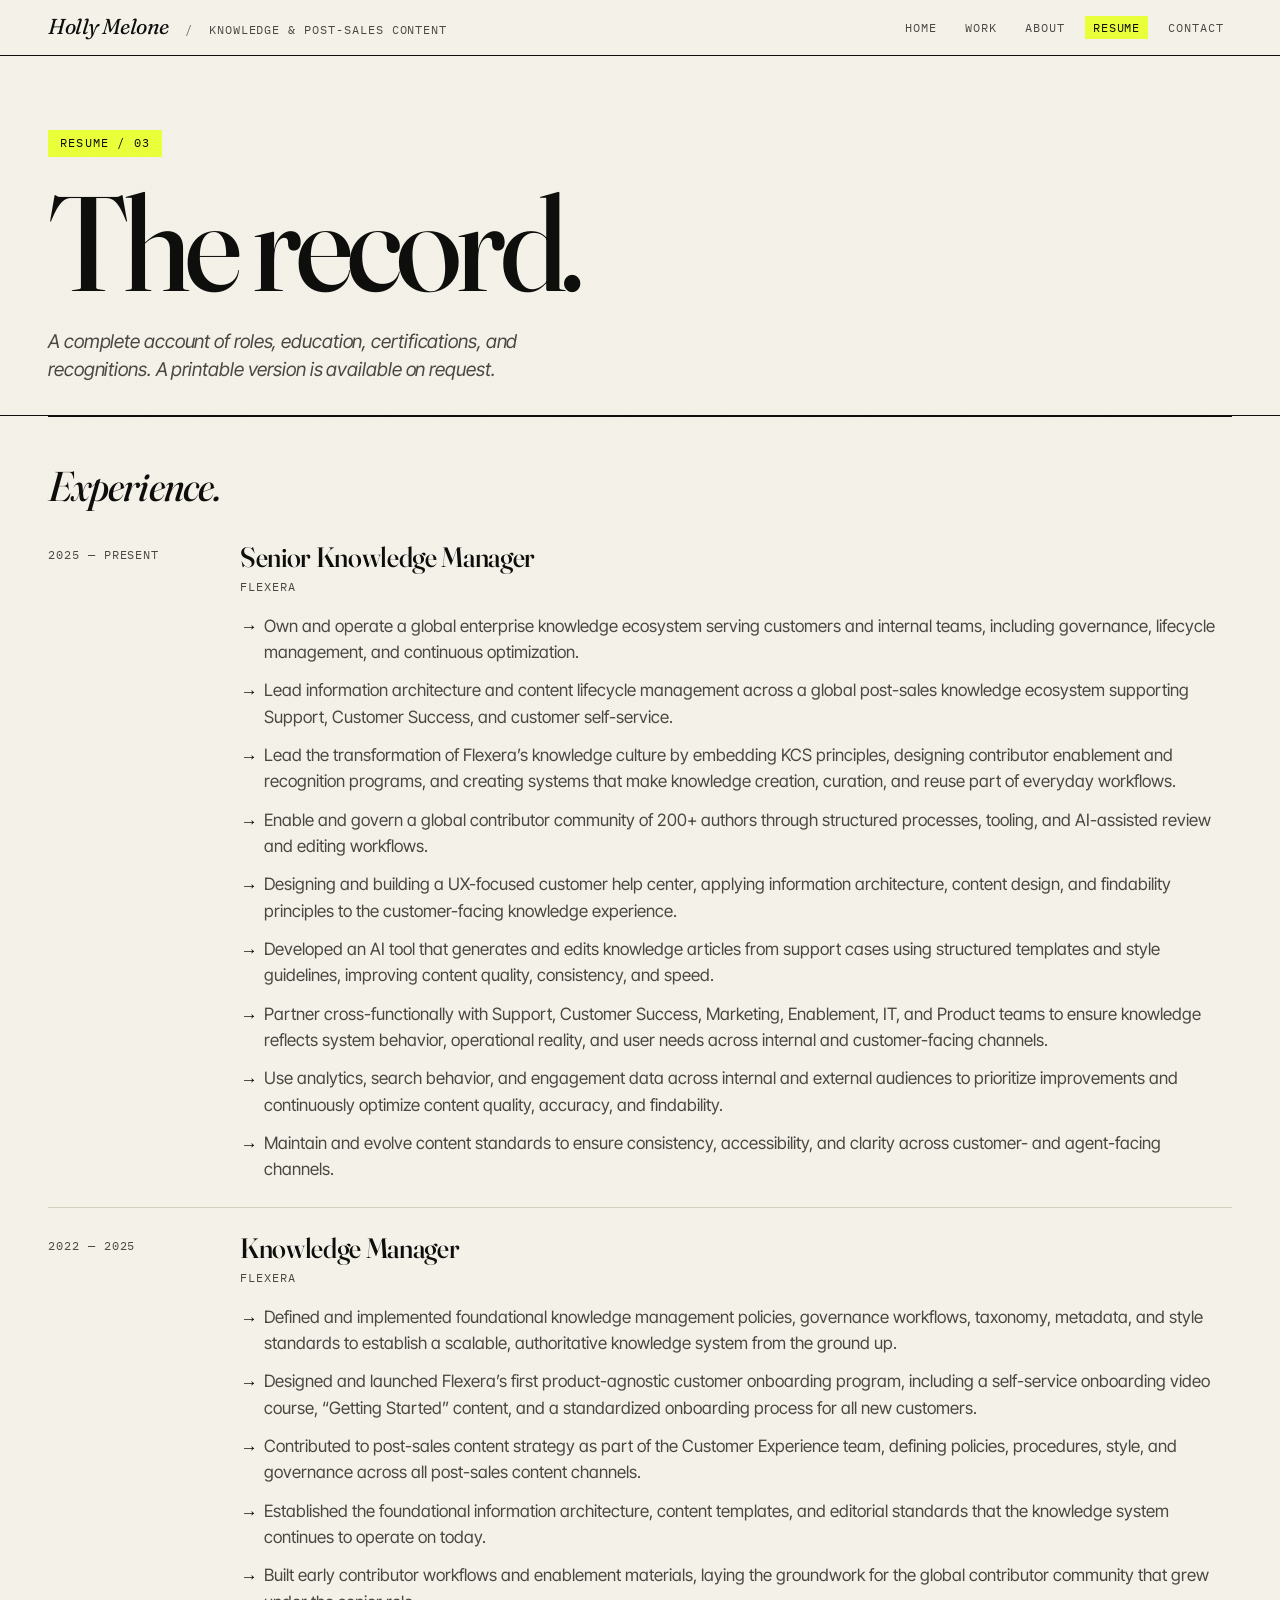
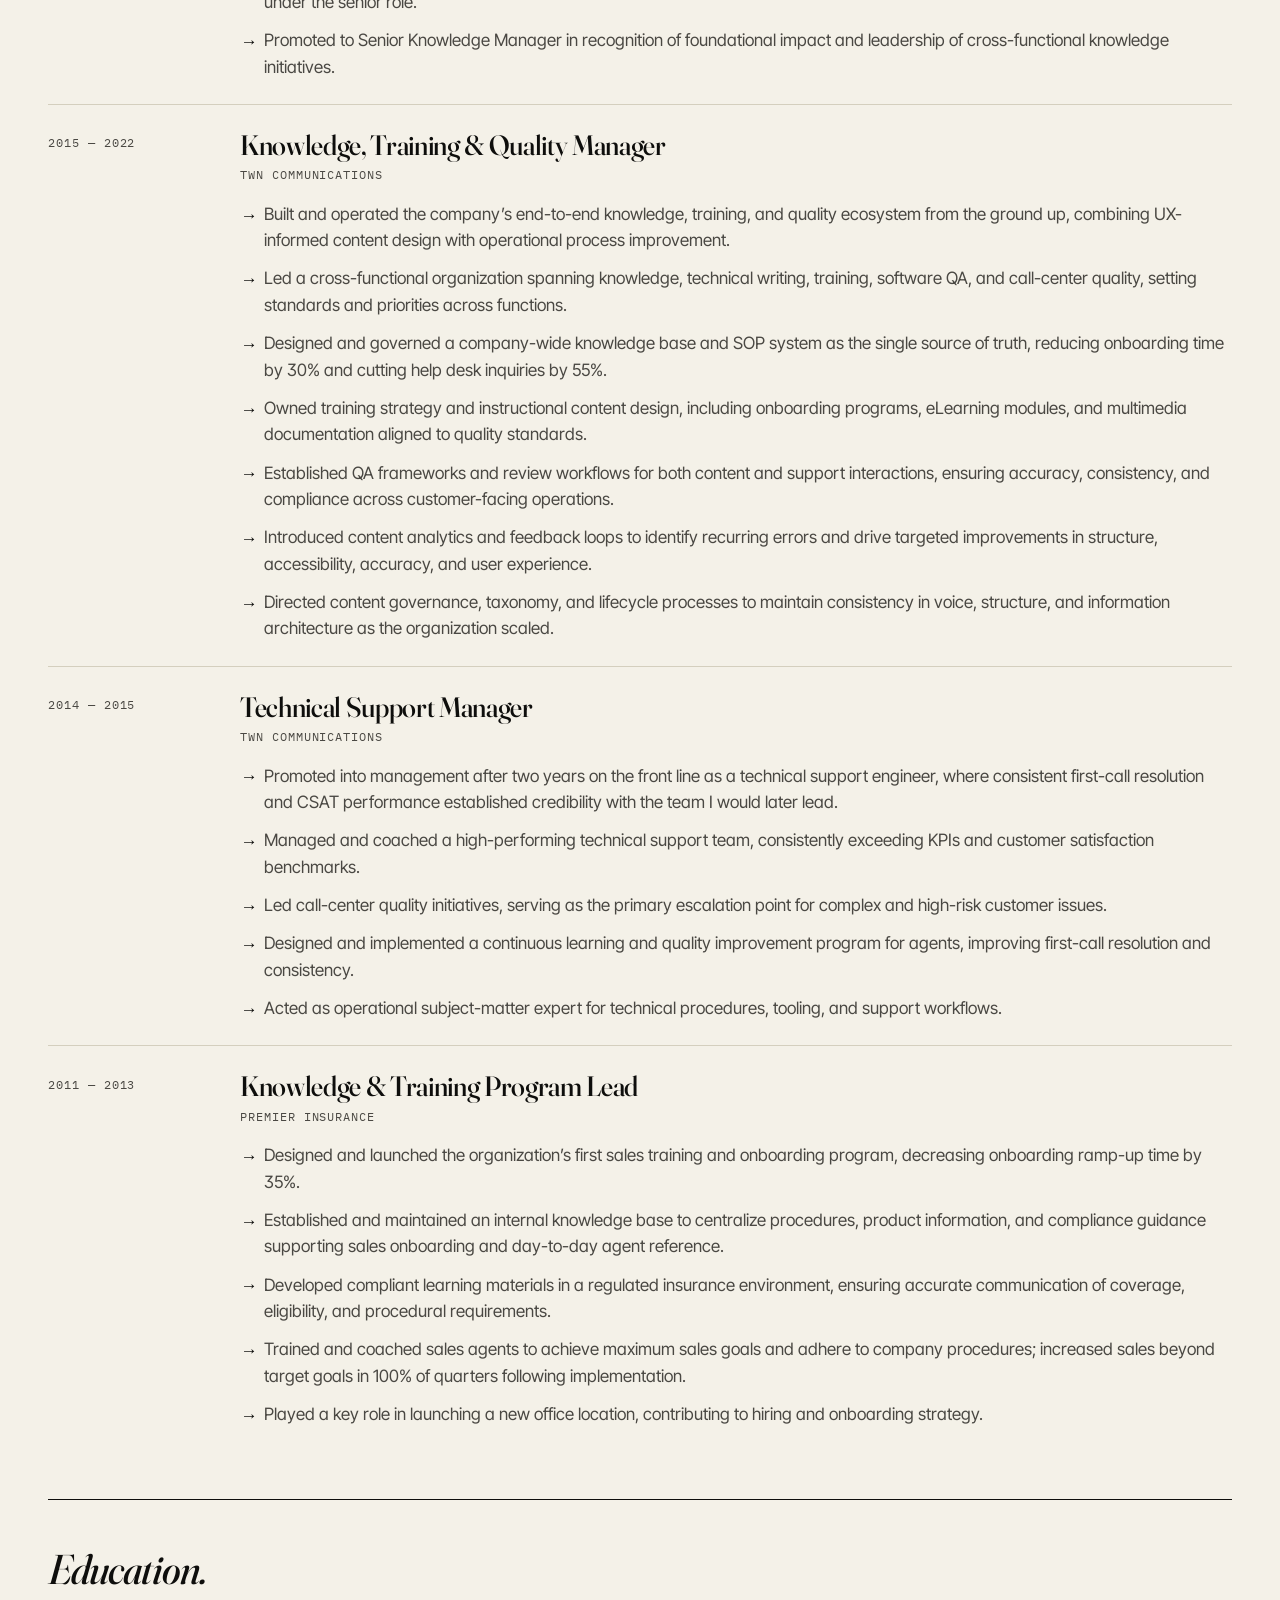
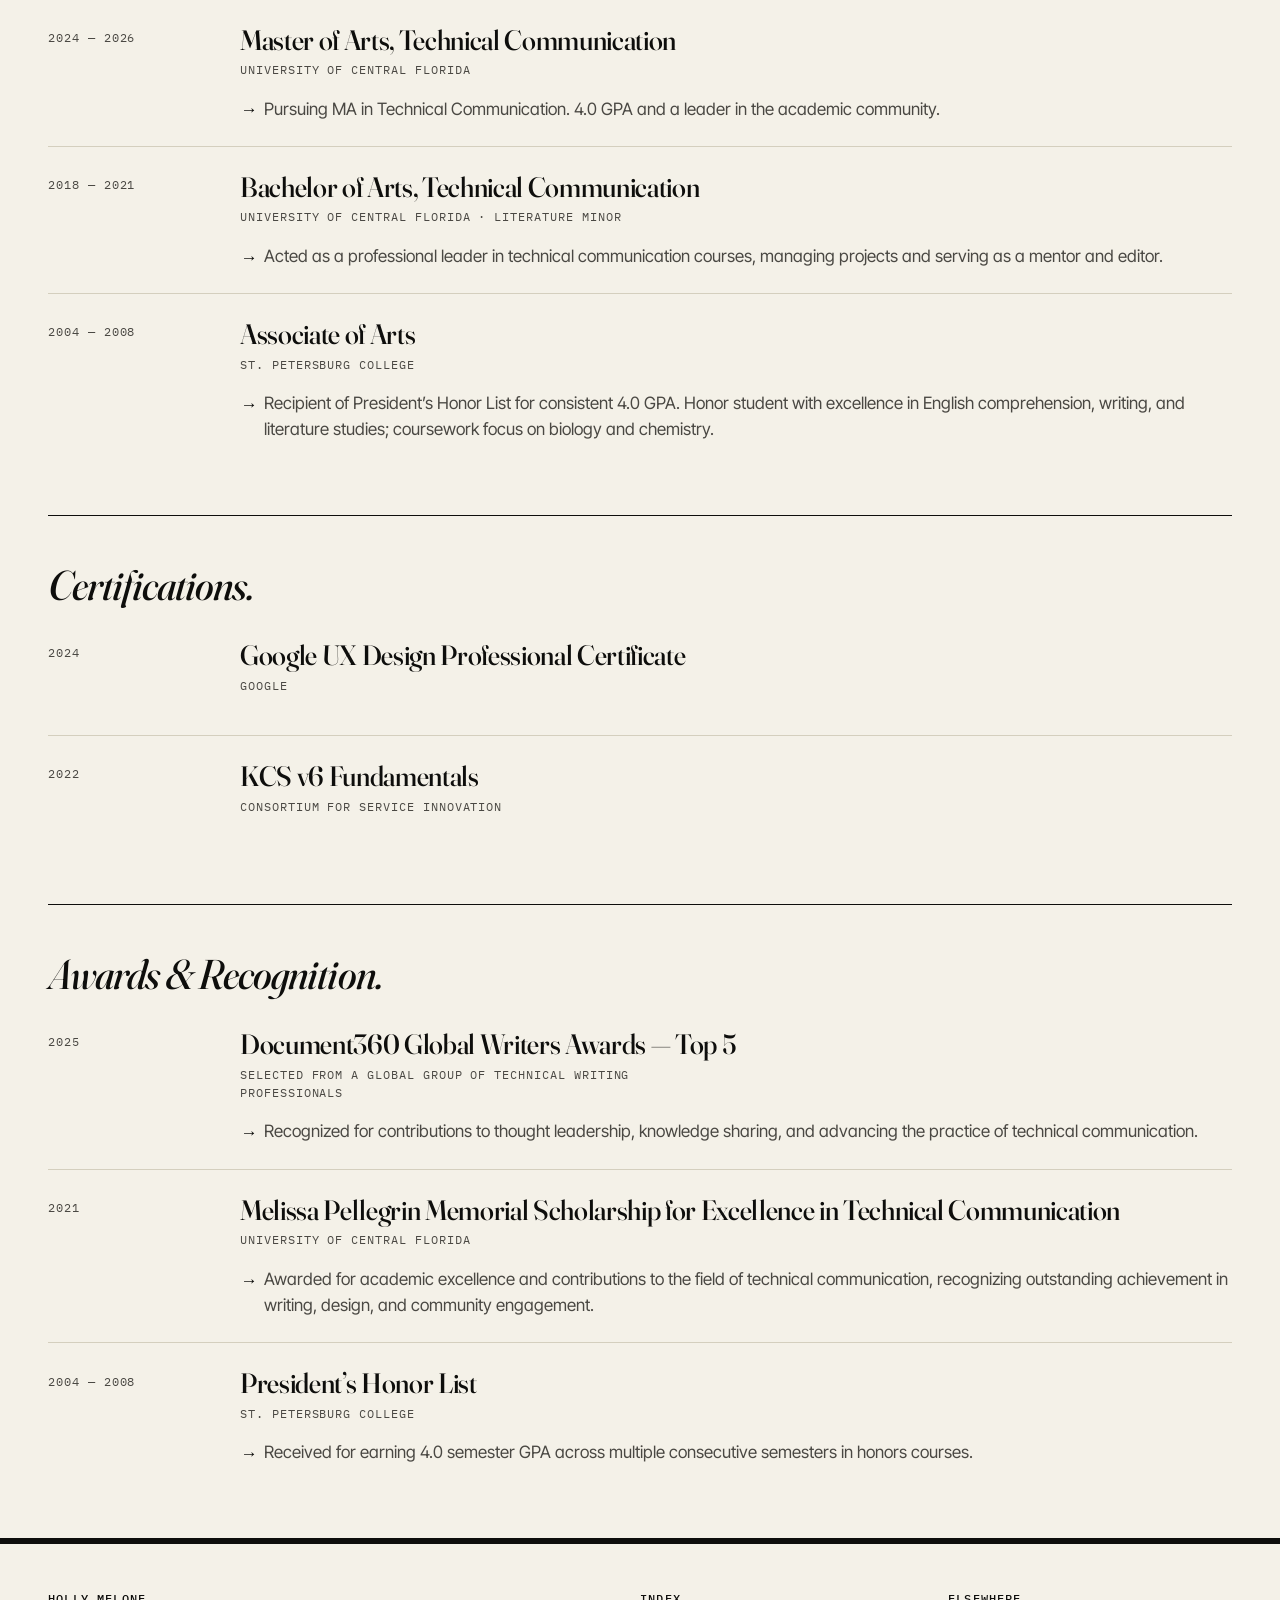
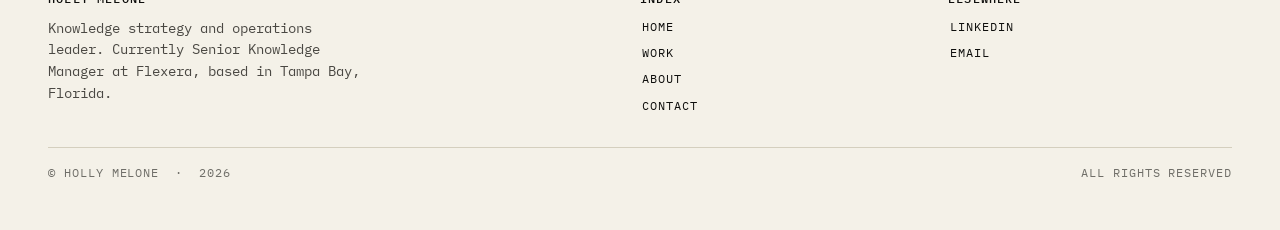
<file: resume.html>
<!doctype html>
<html lang="en">
<head>
  <meta charset="utf-8" />
  <meta name="viewport" content="width=device-width, initial-scale=1" />
  <title>Resume &mdash; Holly Melone</title>
  <meta name="description" content="The professional record of Holly Melone, knowledge strategy and operations leader." />
  <link rel="preconnect" href="https://fonts.googleapis.com" />
  <link rel="preconnect" href="https://fonts.gstatic.com" crossorigin />
  <link href="https://fonts.googleapis.com/css2?family=Fraunces:ital,opsz,wght@0,9..144,400..600;1,9..144,400..600&family=Inter+Tight:ital,wght@0,400;0,500;0,600;1,400;1,500&family=IBM+Plex+Mono:wght@400;500&display=swap" rel="stylesheet" />
  <link rel="stylesheet" href="css/style.css" />
  <link rel="icon" href="data:image/svg+xml,%3Csvg xmlns='http://www.w3.org/2000/svg' viewBox='0 0 100 100'%3E%3Crect width='100' height='100' fill='%23F4F1E8'/%3E%3Crect x='10' y='10' width='80' height='80' fill='%23E8FF3A'/%3E%3Ctext x='50' y='70' text-anchor='middle' font-family='Georgia,serif' font-size='62' fill='%230E0E0C' font-style='italic'%3Ehm%3C/text%3E%3C/svg%3E" />
</head>
<body>
  <a class="skip" href="#main">Skip to content</a>

  <header class="masthead">
    <div class="wrap row">
      <a class="brand" href="index.html" aria-label="Holly Melone home">
        <strong>Holly Melone</strong>
        <span class="pipe">/</span>
        <span class="tag-line">Knowledge &amp; Post-Sales Content</span>
      </a>
      <nav aria-label="Primary">
        <ul>
          <li><a href="index.html">Home</a></li>
          <li><a href="work/">Work</a></li>
          <li><a href="about.html">About</a></li>
          <li><a href="resume.html" aria-current="page">Resume</a></li>
          <li><a href="contact.html">Contact</a></li>
        </ul>
      </nav>
    </div>
  </header>

  <main id="main">

    <section class="wrap page-head">
      <span class="kicker">Resume / 03</span>
      <h1>The record.</h1>
      <p class="deck">A complete account of roles, education, certifications, and recognitions. A printable version is available on request.</p>
    </section>

    <section class="wrap">

      <!-- ============ EXPERIENCE ============ -->
      <div class="cv-section">
        <h2>Experience.</h2>

        <div class="cv-row">
          <div class="when">2025 &mdash; Present</div>
          <div>
            <h3>Senior Knowledge Manager</h3>
            <p class="org">Flexera</p>
            <ul>
              <li>Own and operate a global enterprise knowledge ecosystem serving customers and internal teams, including governance, lifecycle management, and continuous optimization.</li>
              <li>Lead information architecture and content lifecycle management across a global post-sales knowledge ecosystem supporting Support, Customer Success, and customer self-service.</li>
              <li>Lead the transformation of Flexera&rsquo;s knowledge culture by embedding KCS principles, designing contributor enablement and recognition programs, and creating systems that make knowledge creation, curation, and reuse part of everyday workflows.</li>
              <li>Enable and govern a global contributor community of 200+ authors through structured processes, tooling, and AI-assisted review and editing workflows.</li>
              <li>Designing and building a UX-focused customer help center, applying information architecture, content design, and findability principles to the customer-facing knowledge experience.</li>
              <li>Developed an AI tool that generates and edits knowledge articles from support cases using structured templates and style guidelines, improving content quality, consistency, and speed.</li>
              <li>Partner cross-functionally with Support, Customer Success, Marketing, Enablement, IT, and Product teams to ensure knowledge reflects system behavior, operational reality, and user needs across internal and customer-facing channels.</li>
              <li>Use analytics, search behavior, and engagement data across internal and external audiences to prioritize improvements and continuously optimize content quality, accuracy, and findability.</li>
              <li>Maintain and evolve content standards to ensure consistency, accessibility, and clarity across customer- and agent-facing channels.</li>
            </ul>
          </div>
        </div>

        <div class="cv-row">
          <div class="when">2022 &mdash; 2025</div>
          <div>
            <h3>Knowledge Manager</h3>
            <p class="org">Flexera</p>
            <ul>
              <li>Defined and implemented foundational knowledge management policies, governance workflows, taxonomy, metadata, and style standards to establish a scalable, authoritative knowledge system from the ground up.</li>
              <li>Designed and launched Flexera&rsquo;s first product-agnostic customer onboarding program, including a self-service onboarding video course, &ldquo;Getting Started&rdquo; content, and a standardized onboarding process for all new customers.</li>
              <li>Contributed to post-sales content strategy as part of the Customer Experience team, defining policies, procedures, style, and governance across all post-sales content channels.</li>
              <li>Established the foundational information architecture, content templates, and editorial standards that the knowledge system continues to operate on today.</li>
              <li>Built early contributor workflows and enablement materials, laying the groundwork for the global contributor community that grew under the senior role.</li>
              <li>Promoted to Senior Knowledge Manager in recognition of foundational impact and leadership of cross-functional knowledge initiatives.</li>
            </ul>
          </div>
        </div>

        <div class="cv-row">
          <div class="when">2015 &mdash; 2022</div>
          <div>
            <h3>Knowledge, Training &amp; Quality Manager</h3>
            <p class="org">TWN Communications</p>
            <ul>
              <li>Built and operated the company&rsquo;s end-to-end knowledge, training, and quality ecosystem from the ground up, combining UX-informed content design with operational process improvement.</li>
              <li>Led a cross-functional organization spanning knowledge, technical writing, training, software QA, and call-center quality, setting standards and priorities across functions.</li>
              <li>Designed and governed a company-wide knowledge base and SOP system as the single source of truth, reducing onboarding time by 30% and cutting help desk inquiries by 55%.</li>
              <li>Owned training strategy and instructional content design, including onboarding programs, eLearning modules, and multimedia documentation aligned to quality standards.</li>
              <li>Established QA frameworks and review workflows for both content and support interactions, ensuring accuracy, consistency, and compliance across customer-facing operations.</li>
              <li>Introduced content analytics and feedback loops to identify recurring errors and drive targeted improvements in structure, accessibility, accuracy, and user experience.</li>
              <li>Directed content governance, taxonomy, and lifecycle processes to maintain consistency in voice, structure, and information architecture as the organization scaled.</li>
            </ul>
          </div>
        </div>

        <div class="cv-row">
          <div class="when">2014 &mdash; 2015</div>
          <div>
            <h3>Technical Support Manager</h3>
            <p class="org">TWN Communications</p>
            <ul>
              <li>Promoted into management after two years on the front line as a technical support engineer, where consistent first-call resolution and CSAT performance established credibility with the team I would later lead.</li>
              <li>Managed and coached a high-performing technical support team, consistently exceeding KPIs and customer satisfaction benchmarks.</li>
              <li>Led call-center quality initiatives, serving as the primary escalation point for complex and high-risk customer issues.</li>
              <li>Designed and implemented a continuous learning and quality improvement program for agents, improving first-call resolution and consistency.</li>
              <li>Acted as operational subject-matter expert for technical procedures, tooling, and support workflows.</li>
            </ul>
          </div>
        </div>

        <div class="cv-row">
          <div class="when">2011 &mdash; 2013</div>
          <div>
            <h3>Knowledge &amp; Training Program Lead</h3>
            <p class="org">Premier Insurance</p>
            <ul>
              <li>Designed and launched the organization&rsquo;s first sales training and onboarding program, decreasing onboarding ramp-up time by 35%.</li>
              <li>Established and maintained an internal knowledge base to centralize procedures, product information, and compliance guidance supporting sales onboarding and day-to-day agent reference.</li>
              <li>Developed compliant learning materials in a regulated insurance environment, ensuring accurate communication of coverage, eligibility, and procedural requirements.</li>
              <li>Trained and coached sales agents to achieve maximum sales goals and adhere to company procedures; increased sales beyond target goals in 100% of quarters following implementation.</li>
              <li>Played a key role in launching a new office location, contributing to hiring and onboarding strategy.</li>
            </ul>
          </div>
        </div>

      </div>

      <!-- ============ EDUCATION ============ -->
      <div class="cv-section">
        <h2>Education.</h2>

        <div class="cv-row">
          <div class="when">2024 &mdash; 2026</div>
          <div>
            <h3>Master of Arts, Technical Communication</h3>
            <p class="org">University of Central Florida</p>
            <ul>
              <li>Pursuing MA in Technical Communication. 4.0 GPA and a leader in the academic community.</li>
            </ul>
          </div>
        </div>

        <div class="cv-row">
          <div class="when">2018 &mdash; 2021</div>
          <div>
            <h3>Bachelor of Arts, Technical Communication</h3>
            <p class="org">University of Central Florida &middot; Literature minor</p>
            <ul>
              <li>Acted as a professional leader in technical communication courses, managing projects and serving as a mentor and editor.</li>
            </ul>
          </div>
        </div>

        <div class="cv-row">
          <div class="when">2004 &mdash; 2008</div>
          <div>
            <h3>Associate of Arts</h3>
            <p class="org">St. Petersburg College</p>
            <ul>
              <li>Recipient of President&rsquo;s Honor List for consistent 4.0 GPA. Honor student with excellence in English comprehension, writing, and literature studies; coursework focus on biology and chemistry.</li>
            </ul>
          </div>
        </div>
      </div>

      <!-- ============ CERTIFICATIONS ============ -->
      <div class="cv-section">
        <h2>Certifications.</h2>

        <div class="cv-row">
          <div class="when">2024</div>
          <div>
            <h3>Google UX Design Professional Certificate</h3>
            <p class="org">Google</p>
          </div>
        </div>

        <div class="cv-row">
          <div class="when">2022</div>
          <div>
            <h3>KCS v6 Fundamentals</h3>
            <p class="org">Consortium for Service Innovation</p>
          </div>
        </div>
      </div>

      <!-- ============ AWARDS ============ -->
      <div class="cv-section">
        <h2>Awards &amp; Recognition.</h2>

        <div class="cv-row">
          <div class="when">2025</div>
          <div>
            <h3>Document360 Global Writers Awards &mdash; Top 5</h3>
            <p class="org">Selected from a global group of technical writing professionals</p>
            <ul>
              <li>Recognized for contributions to thought leadership, knowledge sharing, and advancing the practice of technical communication.</li>
            </ul>
          </div>
        </div>

        <div class="cv-row">
          <div class="when">2021</div>
          <div>
            <h3>Melissa Pellegrin Memorial Scholarship for Excellence in Technical Communication</h3>
            <p class="org">University of Central Florida</p>
            <ul>
              <li>Awarded for academic excellence and contributions to the field of technical communication, recognizing outstanding achievement in writing, design, and community engagement.</li>
            </ul>
          </div>
        </div>

        <div class="cv-row">
          <div class="when">2004 &mdash; 2008</div>
          <div>
            <h3>President&rsquo;s Honor List</h3>
            <p class="org">St. Petersburg College</p>
            <ul>
              <li>Received for earning 4.0 semester GPA across multiple consecutive semesters in honors courses.</li>
            </ul>
          </div>
        </div>
      </div>

    </section>
  </main>

  <footer class="colophon">
    <div class="wrap">
      <div class="row">
        <div>
          <h4>Holly Melone</h4>
          <p>Knowledge strategy and operations leader. Currently Senior Knowledge Manager at Flexera, based in Tampa Bay, Florida.</p>
        </div>
        <div>
          <h4>Index</h4>
          <ul>
            <li><a href="index.html">Home</a></li>
            <li><a href="work/">Work</a></li>
            <li><a href="about.html">About</a></li>
            <li><a href="contact.html">Contact</a></li>
          </ul>
        </div>
        <div>
          <h4>Elsewhere</h4>
          <ul>
            <li><a href="https://www.linkedin.com/in/holly-melone/">LinkedIn</a></li>
            <li><a href="mailto:hollymelone@yahoo.com">Email</a></li>
          </ul>
        </div>
      </div>
      <div class="copy">
        <span>© Holly Melone &nbsp;·&nbsp; <span class="year">2026</span></span>
        <span>All rights reserved</span>
      </div>
    </div>
  </footer>

  <script src="js/main.js"></script>
  <script>document.querySelectorAll(".year").forEach(function(e){e.textContent=new Date().getFullYear();});</script>
</body>
</html>
</file>
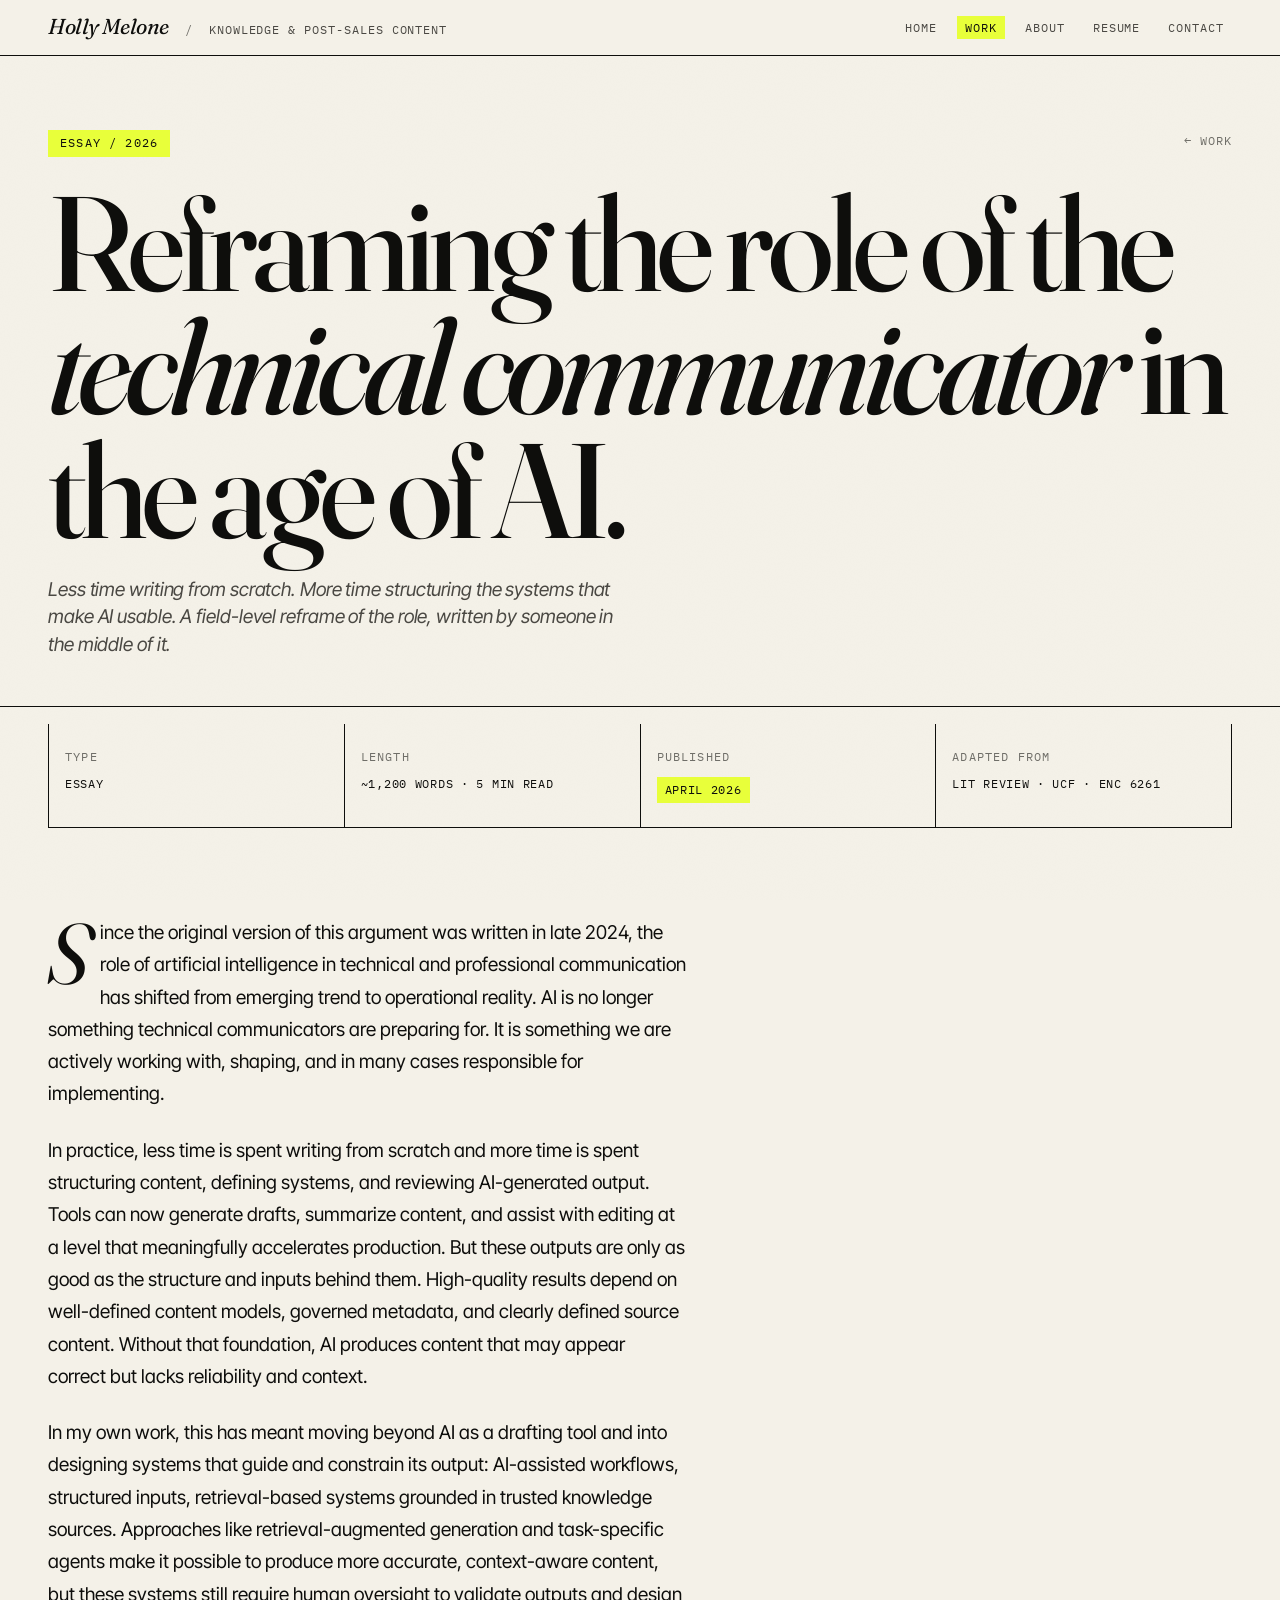
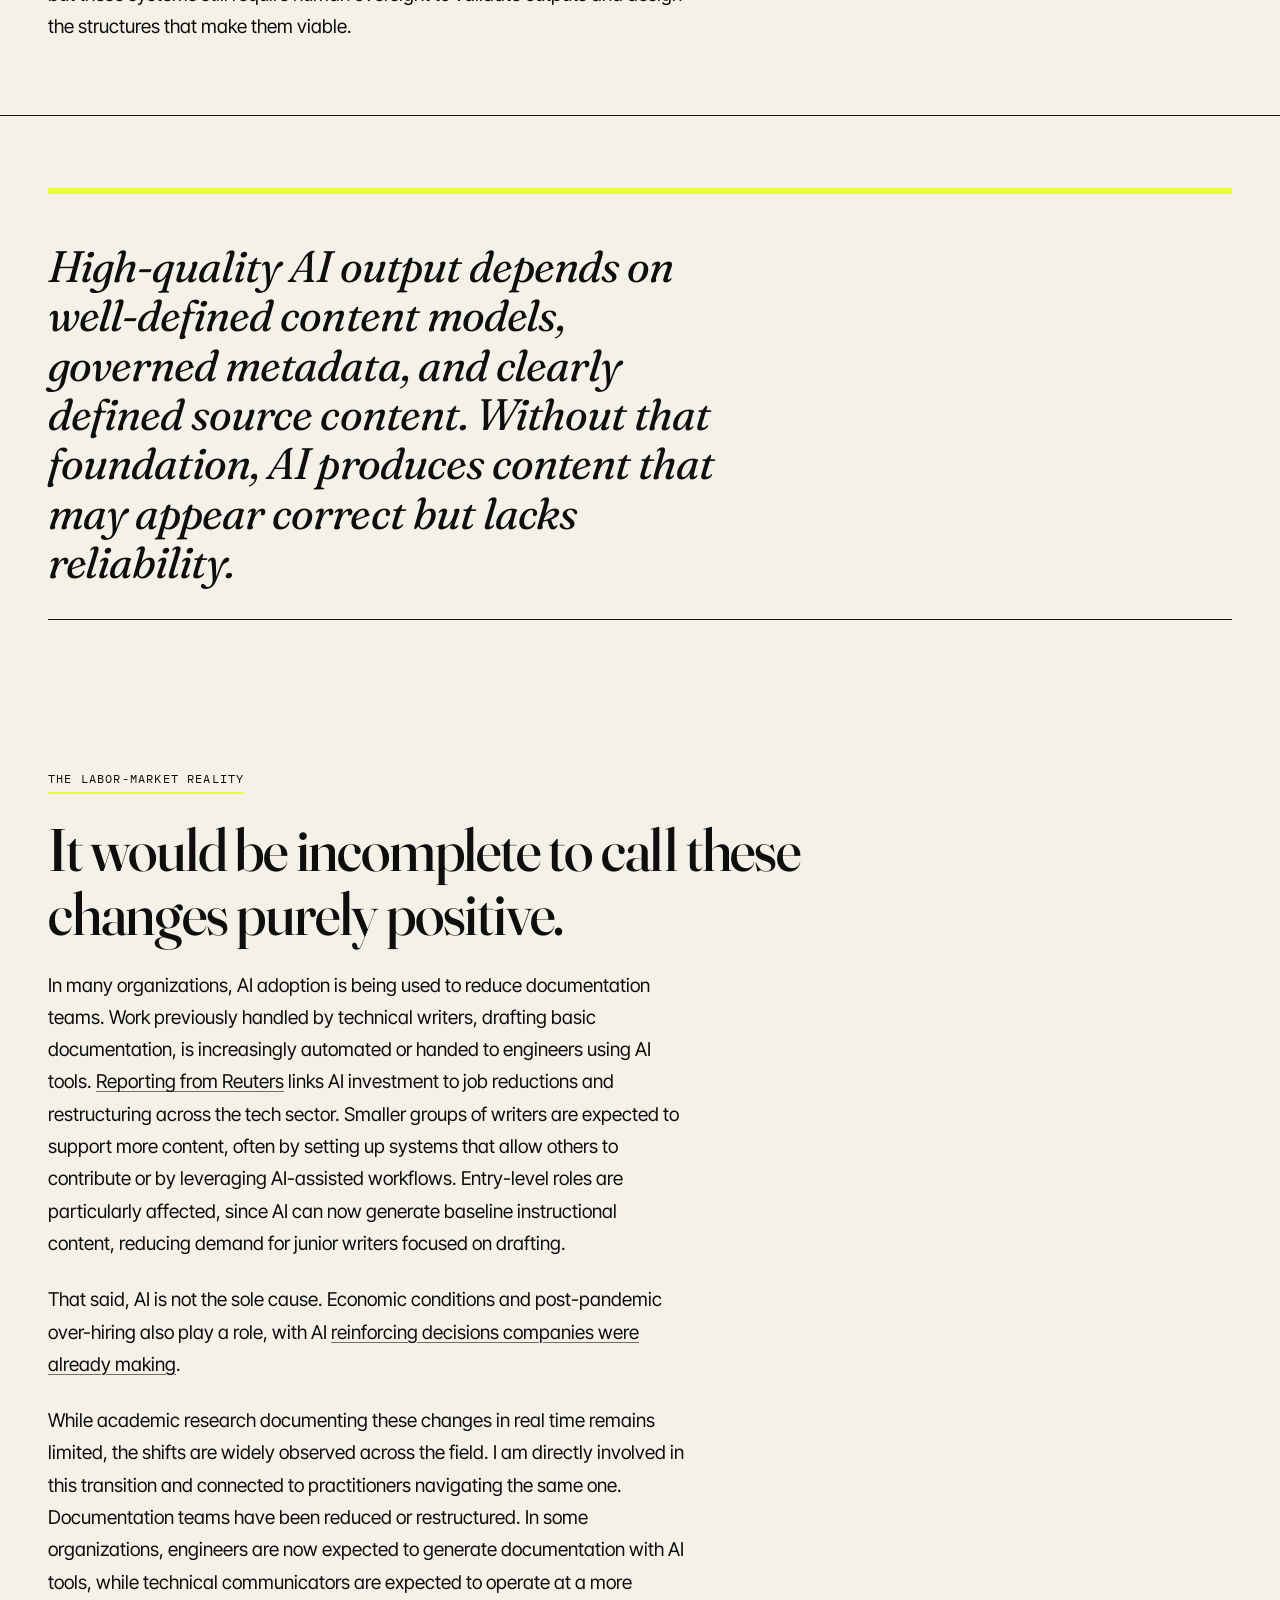
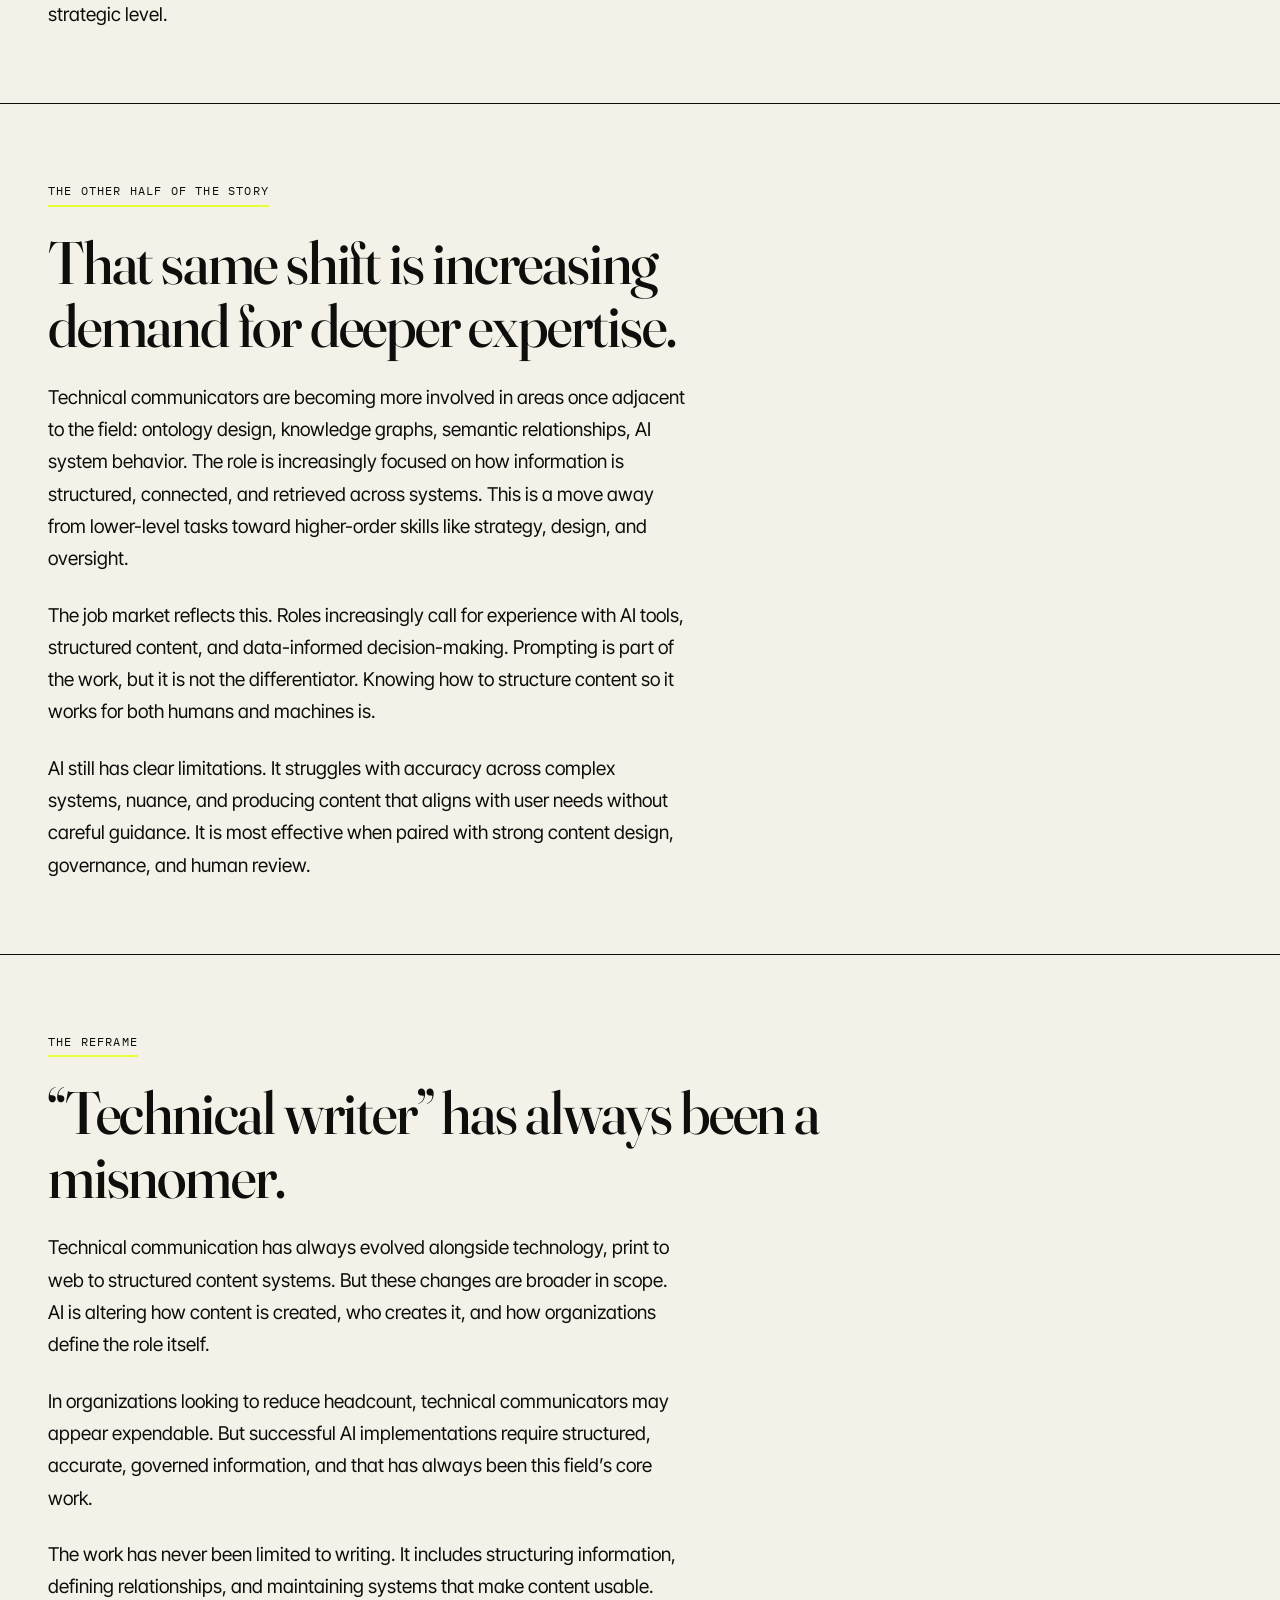
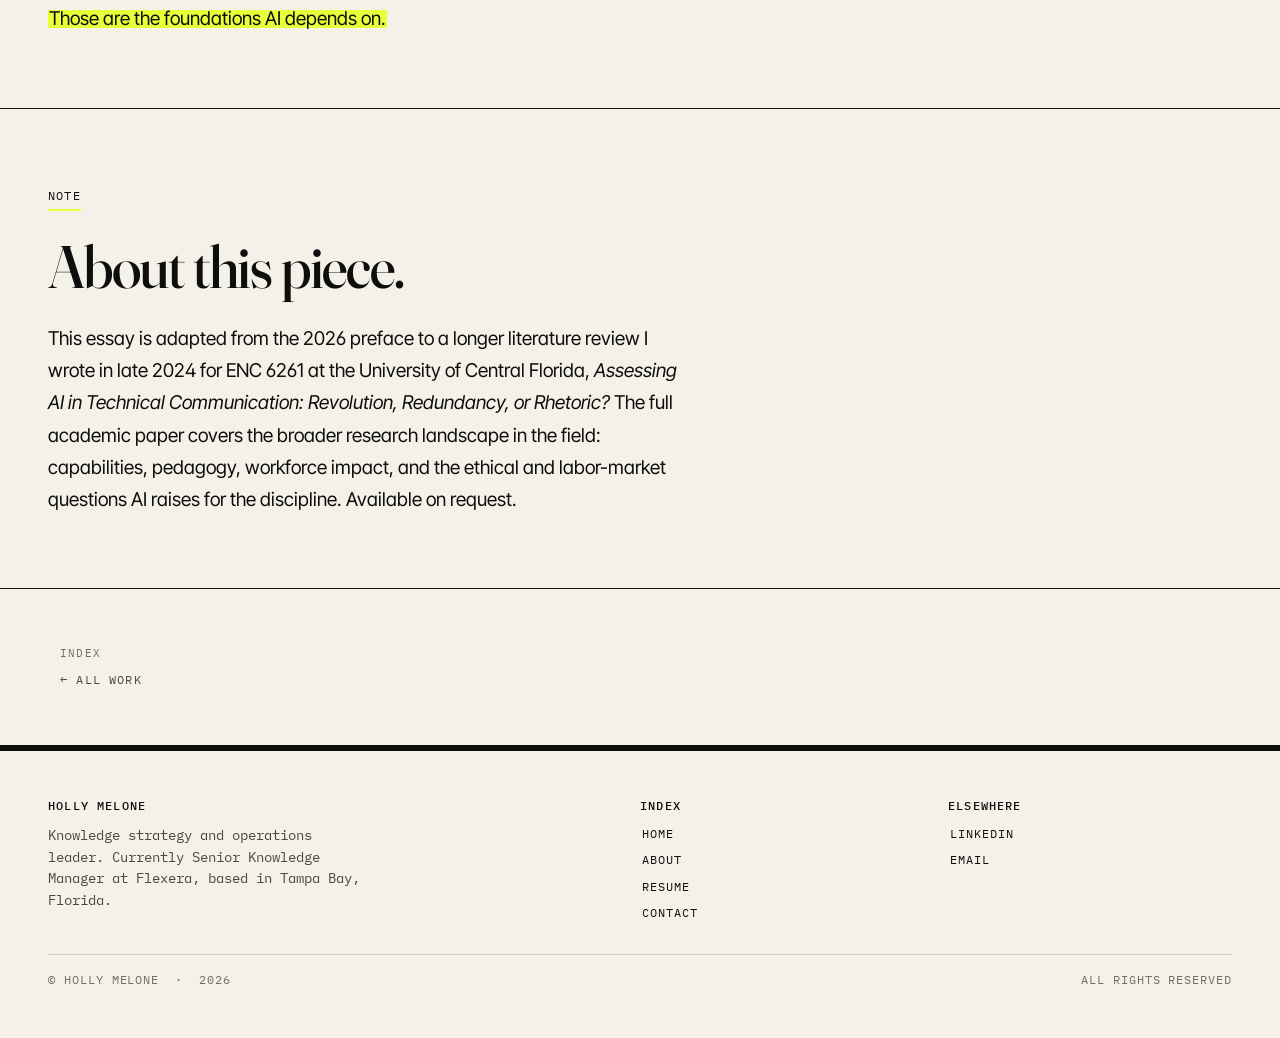
<file: work/ai-techcomm.html>
<!doctype html>
<html lang="en">
<head>
  <meta charset="utf-8" />
  <meta name="viewport" content="width=device-width, initial-scale=1" />
  <title>Reframing the Role of the Technical Communicator in the Age of AI &mdash; Holly Melone</title>
  <meta name="description" content="An essay on how AI is reshaping technical communication &mdash; labor market shifts, the rise of higher-order skills, and why structured, governed content is the foundation AI depends on." />
  <link rel="preconnect" href="https://fonts.googleapis.com" />
  <link rel="preconnect" href="https://fonts.gstatic.com" crossorigin />
  <link href="https://fonts.googleapis.com/css2?family=Fraunces:ital,opsz,wght@0,9..144,400..600;1,9..144,400..600&family=Inter+Tight:ital,wght@0,400;0,500;0,600;1,400;1,500&family=IBM+Plex+Mono:wght@400;500&display=swap" rel="stylesheet" />
  <link rel="stylesheet" href="../css/style.css" />
  <link rel="icon" href="data:image/svg+xml,%3Csvg xmlns='http://www.w3.org/2000/svg' viewBox='0 0 100 100'%3E%3Crect width='100' height='100' fill='%23F4F1E8'/%3E%3Crect x='10' y='10' width='80' height='80' fill='%23E8FF3A'/%3E%3Ctext x='50' y='70' text-anchor='middle' font-family='Georgia,serif' font-size='62' fill='%230E0E0C' font-style='italic'%3Ehm%3C/text%3E%3C/svg%3E" />
</head>
<body>
  <a class="skip" href="#main">Skip to content</a>

  <header class="masthead">
    <div class="wrap row">
      <a class="brand" href="../index.html" aria-label="Holly Melone home">
        <strong>Holly Melone</strong>
        <span class="pipe">/</span>
        <span class="tag-line">Knowledge &amp; Post-Sales Content</span>
      </a>
      <nav aria-label="Primary">
        <ul>
          <li><a href="../index.html">Home</a></li>
          <li><a href="./" aria-current="page">Work</a></li>
          <li><a href="../about.html">About</a></li>
          <li><a href="../resume.html">Resume</a></li>
          <li><a href="../contact.html">Contact</a></li>
        </ul>
      </nav>
    </div>
  </header>

  <main id="main">

    <article>

      <header class="wrap cs-head">
        <a class="cs-back" href="./"><span class="arrow-back" aria-hidden="true">&larr;</span> Work</a>
        <span class="kicker">Essay / 2026</span>
        <h1>Reframing the role of the <em>technical communicator</em> in the age of AI.</h1>
        <p class="deck">Less time writing from scratch. More time structuring the systems that make AI usable. A field-level reframe of the role, written by someone in the middle of it.</p>
      </header>

      <section class="wrap">
        <dl class="cs-meta">
          <div>
            <dt>Type</dt>
            <dd>Essay</dd>
          </div>
          <div>
            <dt>Length</dt>
            <dd>~1,200 words · 5 min read</dd>
          </div>
          <div>
            <dt>Published</dt>
            <dd class="accent">April 2026</dd>
          </div>
          <div>
            <dt>Adapted from</dt>
            <dd>Lit review · UCF · ENC 6261</dd>
          </div>
        </dl>
      </section>

      <section class="wrap cs-section">
        <div class="prose">
          <p class="drop">
            Since the original version of this argument was written in late 2024, the role of artificial intelligence in technical and professional communication has shifted from emerging trend to operational reality. AI is no longer something technical communicators are preparing for. It is something we are actively working with, shaping, and in many cases responsible for implementing.
          </p>
          <p>
            In practice, less time is spent writing from scratch and more time is spent structuring content, defining systems, and reviewing AI-generated output. Tools can now generate drafts, summarize content, and assist with editing at a level that meaningfully accelerates production. But these outputs are only as good as the structure and inputs behind them. High-quality results depend on well-defined content models, governed metadata, and clearly defined source content. Without that foundation, AI produces content that may appear correct but lacks reliability and context.
          </p>
          <p>
            In my own work, this has meant moving beyond AI as a drafting tool and into designing systems that guide and constrain its output: AI-assisted workflows, structured inputs, retrieval-based systems grounded in trusted knowledge sources. Approaches like retrieval-augmented generation and task-specific agents make it possible to produce more accurate, context-aware content, but these systems still require human oversight to validate outputs and design the structures that make them viable.
          </p>
        </div>
      </section>

      <section class="wrap">
        <div class="pull-quote">
          <blockquote>
            High-quality AI output depends on well-defined content models, governed metadata, and clearly defined source content. Without that foundation, AI produces content that may appear correct but lacks reliability.
          </blockquote>
        </div>
      </section>

      <section class="wrap cs-section">
        <span class="label">The labor-market reality</span>
        <h2>It would be incomplete to call these changes purely positive.</h2>
        <div class="prose">
          <p>
            In many organizations, AI adoption is being used to reduce documentation teams. Work previously handled by technical writers, drafting basic documentation, is increasingly automated or handed to engineers using AI tools. <a href="https://www.reuters.com/business/world-at-work/corporate-america-continues-job-cuts-2026-efficiency-push-2026-03-04/">Reporting from Reuters</a> links AI investment to job reductions and restructuring across the tech sector. Smaller groups of writers are expected to support more content, often by setting up systems that allow others to contribute or by leveraging AI-assisted workflows. Entry-level roles are particularly affected, since AI can now generate baseline instructional content, reducing demand for junior writers focused on drafting.
          </p>
          <p>
            That said, AI is not the sole cause. Economic conditions and post-pandemic over-hiring also play a role, with AI <a href="https://www.investopedia.com/amazon-ups-dow-and-other-major-companies-are-making-big-job-cuts-is-ai-to-blame-11897293">reinforcing decisions companies were already making</a>.
          </p>
          <p>
            While academic research documenting these changes in real time remains limited, the shifts are widely observed across the field. I am directly involved in this transition and connected to practitioners navigating the same one. Documentation teams have been reduced or restructured. In some organizations, engineers are now expected to generate documentation with AI tools, while technical communicators are expected to operate at a more strategic level.
          </p>
        </div>
      </section>

      <section class="wrap cs-section">
        <span class="label">The other half of the story</span>
        <h2>That same shift is increasing demand for deeper expertise.</h2>
        <div class="prose">
          <p>
            Technical communicators are becoming more involved in areas once adjacent to the field: ontology design, knowledge graphs, semantic relationships, AI system behavior. The role is increasingly focused on how information is structured, connected, and retrieved across systems. This is a move away from lower-level tasks toward higher-order skills like strategy, design, and oversight.
          </p>
          <p>
            The job market reflects this. Roles increasingly call for experience with AI tools, structured content, and data-informed decision-making. Prompting is part of the work, but it is not the differentiator. Knowing how to structure content so it works for both humans and machines is.
          </p>
          <p>
            AI still has clear limitations. It struggles with accuracy across complex systems, nuance, and producing content that aligns with user needs without careful guidance. It is most effective when paired with strong content design, governance, and human review.
          </p>
        </div>
      </section>

      <section class="wrap cs-section">
        <span class="label">The reframe</span>
        <h2>&ldquo;Technical writer&rdquo; has always been a misnomer.</h2>
        <div class="prose">
          <p>
            Technical communication has always evolved alongside technology, print to web to structured content systems. But these changes are broader in scope. AI is altering how content is created, who creates it, and how organizations define the role itself.
          </p>
          <p>
            In organizations looking to reduce headcount, technical communicators may appear expendable. But successful AI implementations require structured, accurate, governed information, and that has always been this field&rsquo;s core work.
          </p>
          <p>
            The work has never been limited to writing. It includes structuring information, defining relationships, and maintaining systems that make content usable. <span class="mark">Those are the foundations AI depends on.</span>
          </p>
        </div>
      </section>

      <section class="wrap cs-section">
        <span class="label">Note</span>
        <h2>About this piece.</h2>
        <div class="prose">
          <p>
            This essay is adapted from the 2026 preface to a longer literature review I wrote in late 2024 for ENC 6261 at the University of Central Florida, <em>Assessing AI in Technical Communication: Revolution, Redundancy, or Rhetoric?</em> The full academic paper covers the broader research landscape in the field: capabilities, pedagogy, workforce impact, and the ethical and labor-market questions AI raises for the discipline. Available on request.
          </p>
        </div>
      </section>

      <nav class="wrap cs-nav" aria-label="Page navigation">
        <a href="./">
          <span class="label-small">Index</span>
          ← All work
        </a>
      </nav>

    </article>

  </main>

  <footer class="colophon">
    <div class="wrap">
      <div class="row">
        <div>
          <h4>Holly Melone</h4>
          <p>Knowledge strategy and operations leader. Currently Senior Knowledge Manager at Flexera, based in Tampa Bay, Florida.</p>
        </div>
        <div>
          <h4>Index</h4>
          <ul>
            <li><a href="../index.html">Home</a></li>
            <li><a href="../about.html">About</a></li>
            <li><a href="../resume.html">Resume</a></li>
            <li><a href="../contact.html">Contact</a></li>
          </ul>
        </div>
        <div>
          <h4>Elsewhere</h4>
          <ul>
            <li><a href="https://www.linkedin.com/in/holly-melone/">LinkedIn</a></li>
            <li><a href="mailto:hollymelone@yahoo.com">Email</a></li>
          </ul>
        </div>
      </div>
      <div class="copy">
        <span>© Holly Melone &nbsp;·&nbsp; <span class="year">2026</span></span>
        <span>All rights reserved</span>
      </div>
    </div>
  </footer>

  <script src="../js/main.js"></script>
  <script>document.querySelectorAll(".year").forEach(function(e){e.textContent=new Date().getFullYear();});</script>
</body>
</html>
</file>
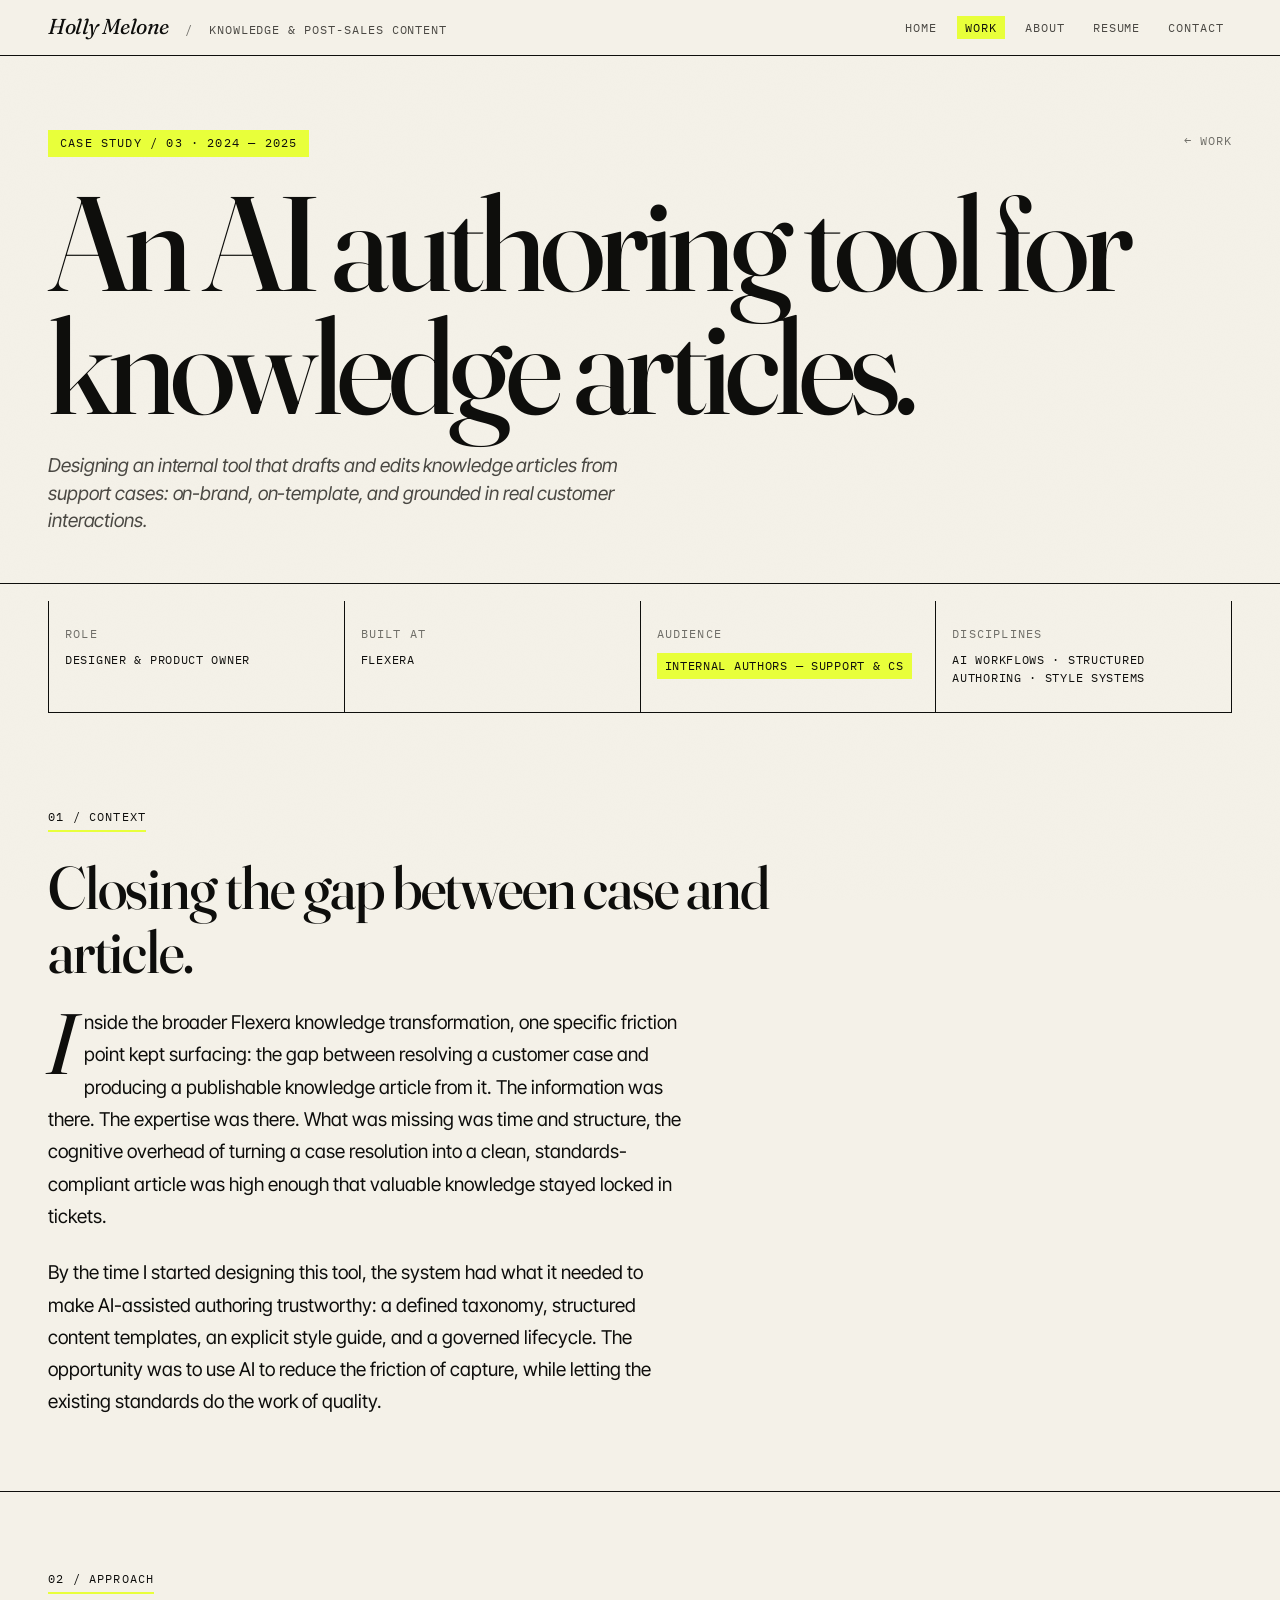
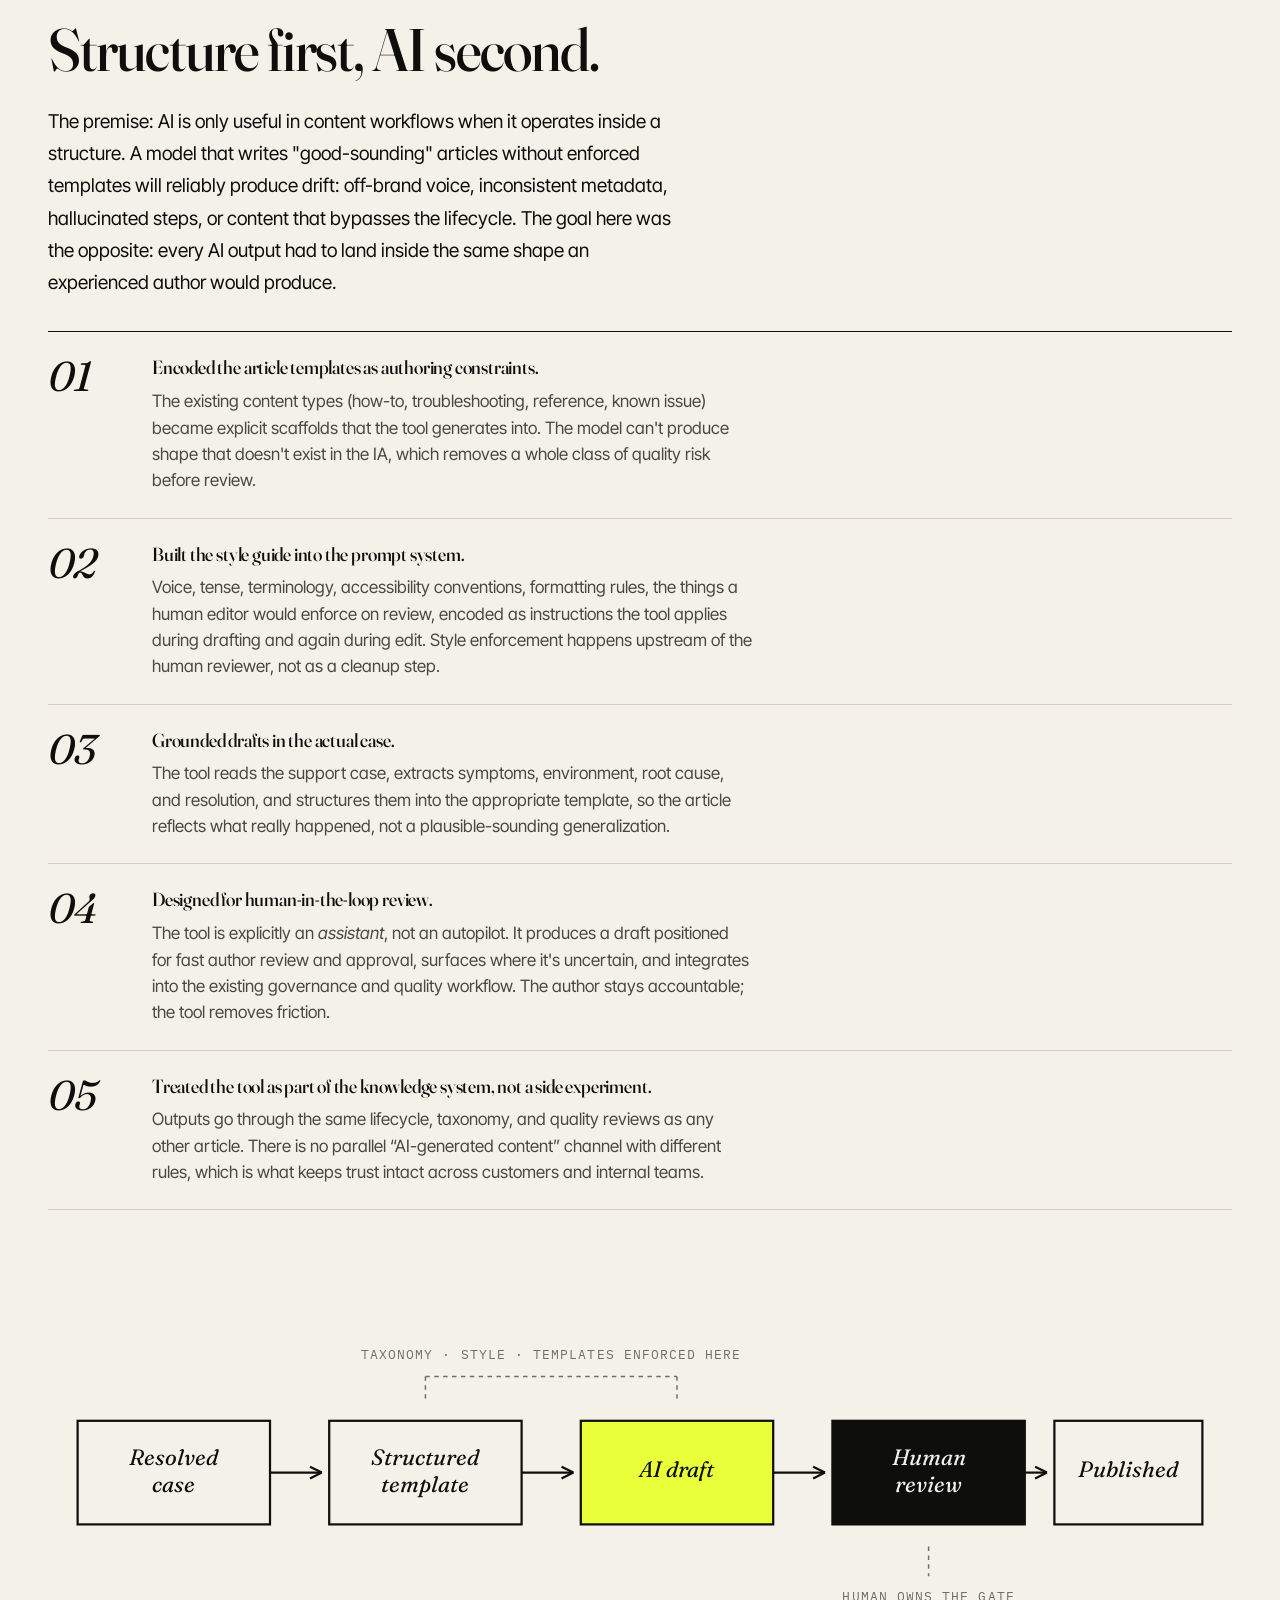
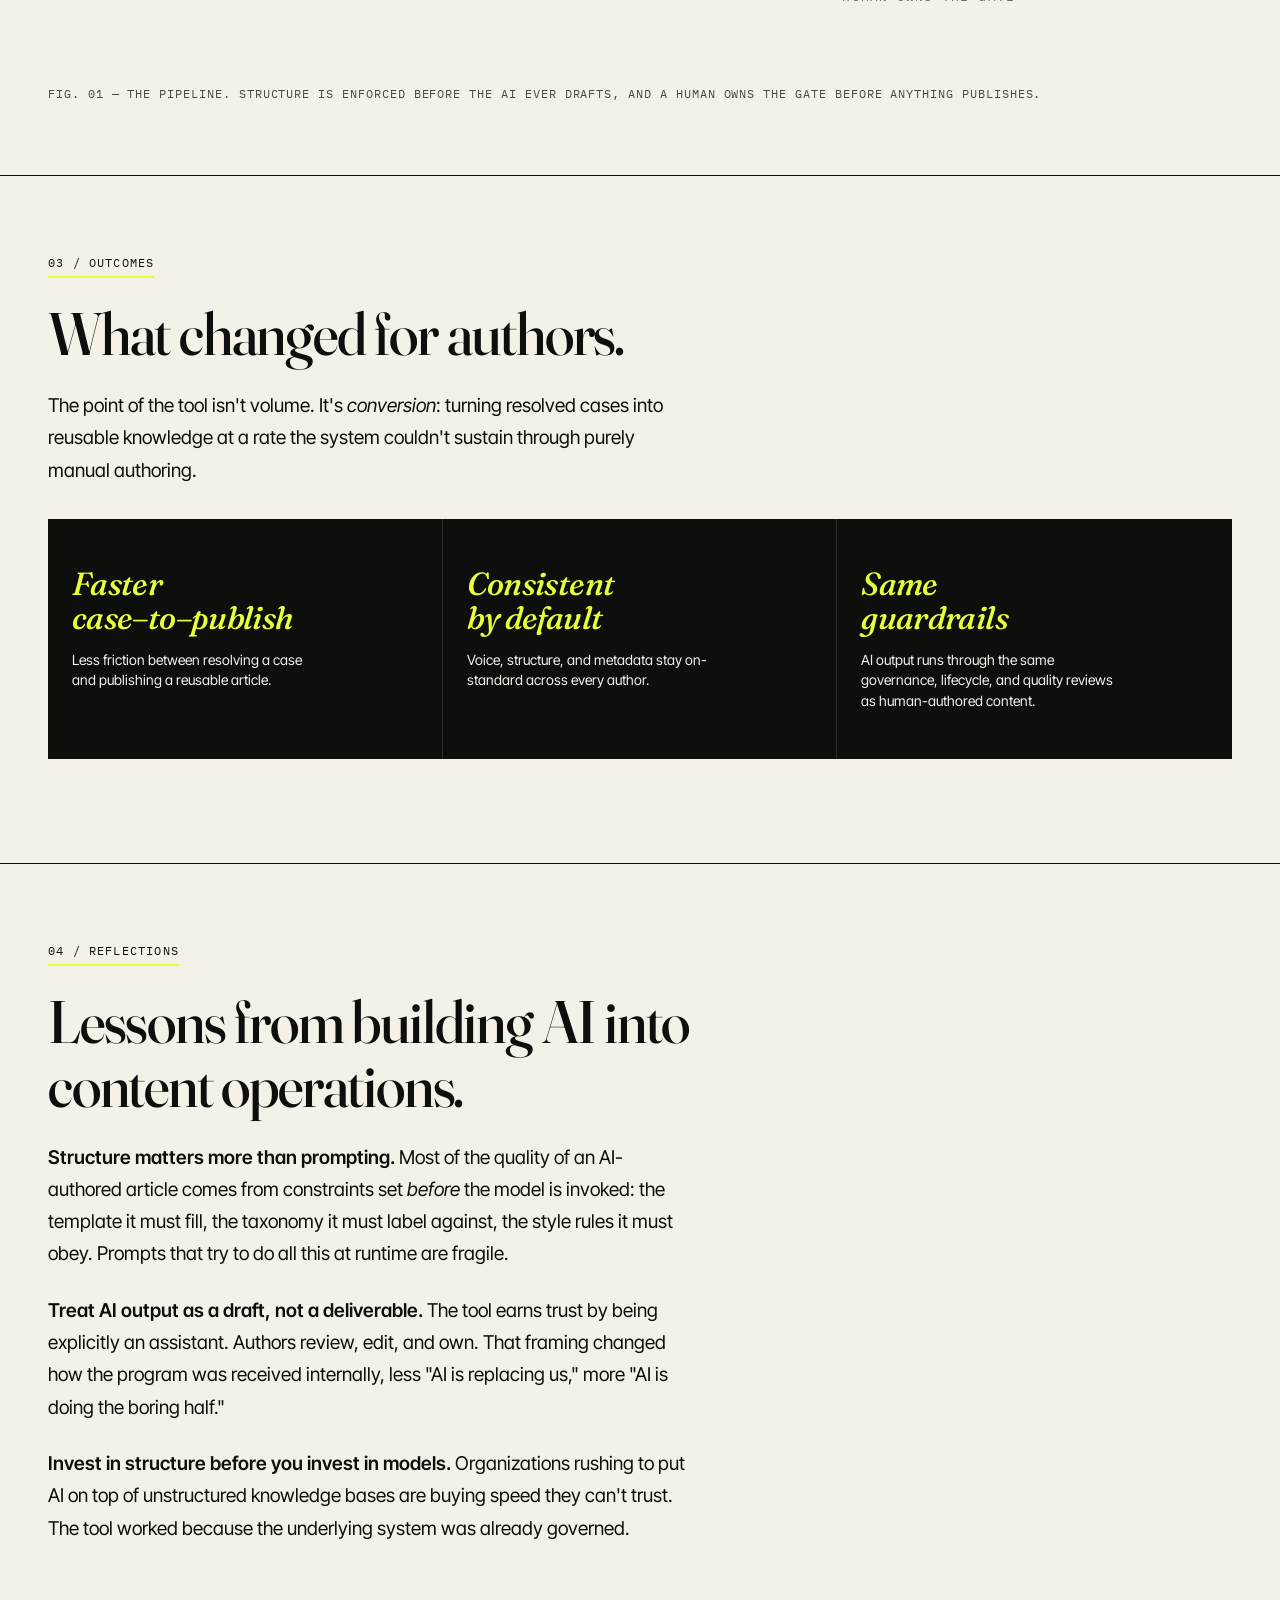
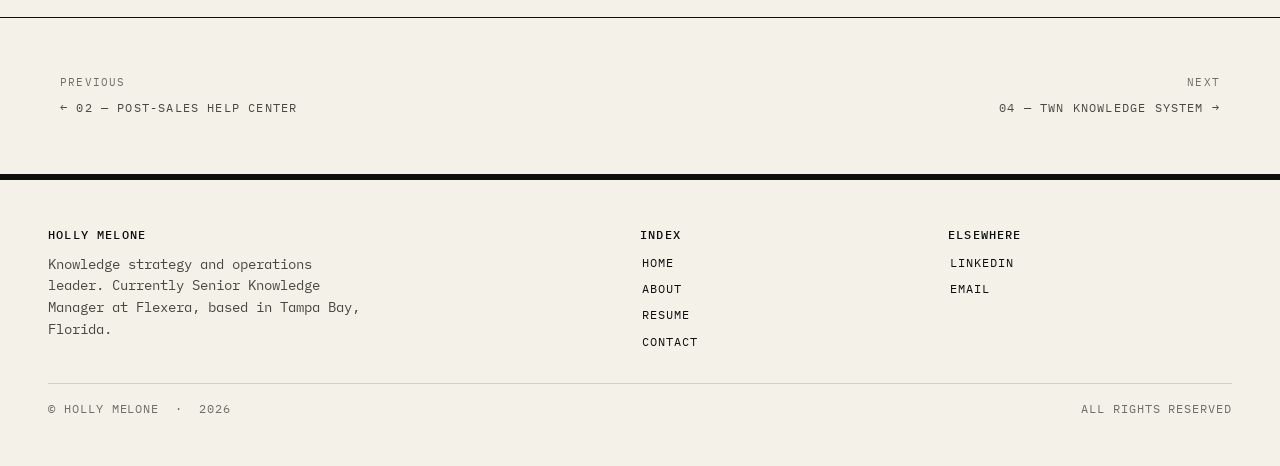
<file: work/ai-tool.html>
<!doctype html>
<html lang="en">
<head>
  <meta charset="utf-8" />
  <meta name="viewport" content="width=device-width, initial-scale=1" />
  <title>An AI Authoring Tool for Knowledge Articles &mdash; Holly Melone</title>
  <meta name="description" content="Designing an AI tool that drafts and edits knowledge articles from support cases using structured templates and style guidelines." />
  <link rel="preconnect" href="https://fonts.googleapis.com" />
  <link rel="preconnect" href="https://fonts.gstatic.com" crossorigin />
  <link href="https://fonts.googleapis.com/css2?family=Fraunces:ital,opsz,wght@0,9..144,400..600;1,9..144,400..600&family=Inter+Tight:ital,wght@0,400;0,500;0,600;1,400;1,500&family=IBM+Plex+Mono:wght@400;500&display=swap" rel="stylesheet" />
  <link rel="stylesheet" href="../css/style.css" />
  <link rel="icon" href="data:image/svg+xml,%3Csvg xmlns='http://www.w3.org/2000/svg' viewBox='0 0 100 100'%3E%3Crect width='100' height='100' fill='%23F4F1E8'/%3E%3Crect x='10' y='10' width='80' height='80' fill='%23E8FF3A'/%3E%3Ctext x='50' y='70' text-anchor='middle' font-family='Georgia,serif' font-size='62' fill='%230E0E0C' font-style='italic'%3Ehm%3C/text%3E%3C/svg%3E" />
</head>
<body>
  <a class="skip" href="#main">Skip to content</a>

  <header class="masthead">
    <div class="wrap row">
      <a class="brand" href="../index.html" aria-label="Holly Melone home">
        <strong>Holly Melone</strong>
        <span class="pipe">/</span>
        <span class="tag-line">Knowledge &amp; Post-Sales Content</span>
      </a>
      <nav aria-label="Primary">
        <ul>
          <li><a href="../index.html">Home</a></li>
          <li><a href="./" aria-current="page">Work</a></li>
          <li><a href="../about.html">About</a></li>
          <li><a href="../resume.html">Resume</a></li>
          <li><a href="../contact.html">Contact</a></li>
        </ul>
      </nav>
    </div>
  </header>

  <main id="main">

    <article>

      <header class="wrap cs-head">
        <a class="cs-back" href="./"><span class="arrow-back" aria-hidden="true">&larr;</span> Work</a>
        <span class="kicker">Case Study / 03 · 2024 &mdash; 2025</span>
        <h1>An AI authoring tool for knowledge articles.</h1>
        <p class="deck">Designing an internal tool that drafts and edits knowledge articles from support cases: on-brand, on-template, and grounded in real customer interactions.</p>
      </header>

      <section class="wrap">
        <dl class="cs-meta">
          <div>
            <dt>Role</dt>
            <dd>Designer &amp; product owner</dd>
          </div>
          <div>
            <dt>Built at</dt>
            <dd>Flexera</dd>
          </div>
          <div>
            <dt>Audience</dt>
            <dd class="accent">Internal authors &mdash; Support &amp; CS</dd>
          </div>
          <div>
            <dt>Disciplines</dt>
            <dd>AI workflows · Structured authoring · Style systems</dd>
          </div>
        </dl>
      </section>

      <!-- ============ CONTEXT ============ -->
      <section class="wrap cs-section">
        <span class="label">01 / Context</span>
        <h2>Closing the gap between case and article.</h2>
        <div class="prose">
          <p class="drop">
            Inside the broader Flexera knowledge transformation, one specific friction point kept surfacing: the gap between resolving a customer case and producing a publishable knowledge article from it. The information was there. The expertise was there. What was missing was time and structure, the cognitive overhead of turning a case resolution into a clean, standards-compliant article was high enough that valuable knowledge stayed locked in tickets.
          </p>
          <p>
            By the time I started designing this tool, the system had what it needed to make AI-assisted authoring trustworthy: a defined taxonomy, structured content templates, an explicit style guide, and a governed lifecycle. The opportunity was to use AI to reduce the friction of capture, while letting the existing standards do the work of quality.
          </p>
        </div>
      </section>

      <!-- ============ APPROACH ============ -->
      <section class="wrap cs-section">
        <span class="label">02 / Approach</span>
        <h2>Structure first, AI second.</h2>
        <div class="prose">
          <p>The premise: AI is only useful in content workflows when it operates inside a structure. A model that writes "good-sounding" articles without enforced templates will reliably produce drift: off-brand voice, inconsistent metadata, hallucinated steps, or content that bypasses the lifecycle. The goal here was the opposite: every AI output had to land inside the same shape an experienced author would produce.</p>
        </div>

        <ol class="approach-list">
          <li>
            <div>
              <h4>Encoded the article templates as authoring constraints.</h4>
              <p>The existing content types (how-to, troubleshooting, reference, known issue) became explicit scaffolds that the tool generates into. The model can't produce shape that doesn't exist in the IA, which removes a whole class of quality risk before review.</p>
            </div>
          </li>
          <li>
            <div>
              <h4>Built the style guide into the prompt system.</h4>
              <p>Voice, tense, terminology, accessibility conventions, formatting rules, the things a human editor would enforce on review, encoded as instructions the tool applies during drafting and again during edit. Style enforcement happens upstream of the human reviewer, not as a cleanup step.</p>
            </div>
          </li>
          <li>
            <div>
              <h4>Grounded drafts in the actual case.</h4>
              <p>The tool reads the support case, extracts symptoms, environment, root cause, and resolution, and structures them into the appropriate template, so the article reflects what really happened, not a plausible-sounding generalization.</p>
            </div>
          </li>
          <li>
            <div>
              <h4>Designed for human-in-the-loop review.</h4>
              <p>The tool is explicitly an <em>assistant</em>, not an autopilot. It produces a draft positioned for fast author review and approval, surfaces where it's uncertain, and integrates into the existing governance and quality workflow. The author stays accountable; the tool removes friction.</p>
            </div>
          </li>
          <li>
            <div>
              <h4>Treated the tool as part of the knowledge system, not a side experiment.</h4>
              <p>Outputs go through the same lifecycle, taxonomy, and quality reviews as any other article. There is no parallel &ldquo;AI-generated content&rdquo; channel with different rules, which is what keeps trust intact across customers and internal teams.</p>
            </div>
          </li>
        </ol>

        <figure style="margin: var(--s-7) 0 0;">
          <svg viewBox="0 0 800 280" xmlns="http://www.w3.org/2000/svg" role="img" aria-labelledby="pipeline-title pipeline-desc" style="width: 100%; height: auto; max-width: 100%;">
            <title id="pipeline-title">The AI authoring pipeline</title>
            <desc id="pipeline-desc">A resolved support case flows into a structured template, which the AI uses to draft an article, which a human reviews before it is published into the governed knowledge base.</desc>

            <!-- Flow boxes -->
            <!-- 1: Resolved case -->
            <g>
              <rect x="20" y="110" width="130" height="70" fill="#F4F1E8" stroke="#0E0E0C" stroke-width="1.5"/>
              <text x="85" y="140" text-anchor="middle" font-family="Fraunces, Georgia, serif" font-size="15" font-style="italic" fill="#0E0E0C">Resolved</text>
              <text x="85" y="158" text-anchor="middle" font-family="Fraunces, Georgia, serif" font-size="15" font-style="italic" fill="#0E0E0C">case</text>
            </g>
            <!-- 2: Structured template -->
            <g>
              <rect x="190" y="110" width="130" height="70" fill="#F4F1E8" stroke="#0E0E0C" stroke-width="1.5"/>
              <text x="255" y="140" text-anchor="middle" font-family="Fraunces, Georgia, serif" font-size="15" font-style="italic" fill="#0E0E0C">Structured</text>
              <text x="255" y="158" text-anchor="middle" font-family="Fraunces, Georgia, serif" font-size="15" font-style="italic" fill="#0E0E0C">template</text>
            </g>
            <!-- 3: AI draft (accent) -->
            <g>
              <rect x="360" y="110" width="130" height="70" fill="#E8FF3A" stroke="#0E0E0C" stroke-width="1.5"/>
              <text x="425" y="148" text-anchor="middle" font-family="Fraunces, Georgia, serif" font-size="15" font-style="italic" fill="#0E0E0C">AI draft</text>
            </g>
            <!-- 4: Human review -->
            <g>
              <rect x="530" y="110" width="130" height="70" fill="#0E0E0C" stroke="#0E0E0C" stroke-width="1.5"/>
              <text x="595" y="140" text-anchor="middle" font-family="Fraunces, Georgia, serif" font-size="15" font-style="italic" fill="#F4F1E8">Human</text>
              <text x="595" y="158" text-anchor="middle" font-family="Fraunces, Georgia, serif" font-size="15" font-style="italic" fill="#F4F1E8">review</text>
            </g>
            <!-- 5: Published -->
            <g>
              <rect x="680" y="110" width="100" height="70" fill="#F4F1E8" stroke="#0E0E0C" stroke-width="1.5"/>
              <text x="730" y="148" text-anchor="middle" font-family="Fraunces, Georgia, serif" font-size="15" font-style="italic" fill="#0E0E0C">Published</text>
            </g>

            <!-- Connecting arrows -->
            <g stroke="#0E0E0C" stroke-width="1.5" fill="none">
              <line x1="150" y1="145" x2="185" y2="145"/><path d="M 185 145 L 177 141 M 185 145 L 177 149"/>
              <line x1="320" y1="145" x2="355" y2="145"/><path d="M 355 145 L 347 141 M 355 145 L 347 149"/>
              <line x1="490" y1="145" x2="525" y2="145"/><path d="M 525 145 L 517 141 M 525 145 L 517 149"/>
              <line x1="660" y1="145" x2="675" y2="145"/><path d="M 675 145 L 667 141 M 675 145 L 667 149"/>
            </g>

            <!-- Annotation: governance enforced across the whole flow -->
            <g>
              <line x1="255" y1="95" x2="255" y2="80" stroke="#6F6E68" stroke-width="1" stroke-dasharray="3 3"/>
              <line x1="425" y1="95" x2="425" y2="80" stroke="#6F6E68" stroke-width="1" stroke-dasharray="3 3"/>
              <line x1="255" y1="80" x2="425" y2="80" stroke="#6F6E68" stroke-width="1" stroke-dasharray="3 3"/>
              <text x="340" y="68" text-anchor="middle" font-family="IBM Plex Mono, monospace" font-size="9" letter-spacing="0.08em" fill="#6F6E68">TAXONOMY · STYLE · TEMPLATES ENFORCED HERE</text>
            </g>
            <!-- Annotation: human owns the gate -->
            <g>
              <line x1="595" y1="195" x2="595" y2="215" stroke="#6F6E68" stroke-width="1" stroke-dasharray="3 3"/>
              <text x="595" y="232" text-anchor="middle" font-family="IBM Plex Mono, monospace" font-size="9" letter-spacing="0.08em" fill="#6F6E68">HUMAN OWNS THE GATE</text>
            </g>
          </svg>
          <figcaption style="font-family: var(--mono); font-size: var(--t-mono); text-transform: uppercase; letter-spacing: 0.08em; color: var(--ink-2); margin-top: var(--s-3);">Fig. 01 &mdash; The pipeline. Structure is enforced before the AI ever drafts, and a human owns the gate before anything publishes.</figcaption>
        </figure>
      </section>

      <!-- ============ OUTCOMES ============ -->
      <section class="wrap cs-section">
        <span class="label">03 / Outcomes</span>
        <h2>What changed for authors.</h2>
        <div class="prose">
          <p>The point of the tool isn't volume. It's <em>conversion</em>: turning resolved cases into reusable knowledge at a rate the system couldn't sustain through purely manual authoring.</p>
        </div>

        <div class="outcomes outcomes--hero">
          <div class="stat">
            <div class="figure text-figure">Faster<br>case&ndash;to&ndash;publish</div>
            <p>Less friction between resolving a case and publishing a reusable article.</p>
          </div>
          <div class="stat">
            <div class="figure text-figure">Consistent<br>by default</div>
            <p>Voice, structure, and metadata stay on-standard across every author.</p>
          </div>
          <div class="stat">
            <div class="figure text-figure">Same<br>guardrails</div>
            <p>AI output runs through the same governance, lifecycle, and quality reviews as human-authored content.</p>
          </div>
        </div>
      </section>

      <!-- ============ REFLECTIONS ============ -->
      <section class="wrap cs-section">
        <span class="label">04 / Reflections</span>
        <h2>Lessons from building AI into content operations.</h2>
        <div class="prose">
          <p>
            <strong>Structure matters more than prompting.</strong> Most of the quality of an AI-authored article comes from constraints set <em>before</em> the model is invoked: the template it must fill, the taxonomy it must label against, the style rules it must obey. Prompts that try to do all this at runtime are fragile.
          </p>
          <p>
            <strong>Treat AI output as a draft, not a deliverable.</strong> The tool earns trust by being explicitly an assistant. Authors review, edit, and own. That framing changed how the program was received internally, less "AI is replacing us," more "AI is doing the boring half."
          </p>
          <p>
            <strong>Invest in structure before you invest in models.</strong> Organizations rushing to put AI on top of unstructured knowledge bases are buying speed they can't trust. The tool worked because the underlying system was already governed.
          </p>
        </div>
      </section>
      <nav class="wrap cs-nav" aria-label="Case study navigation">
        <a href="help-center.html">
          <span class="label-small">Previous</span>
          ← 02 &mdash; Post-Sales Help Center
        </a>
        <a class="next" href="twn.html">
          <span class="label-small">Next</span>
          04 &mdash; TWN Knowledge System →
        </a>
      </nav>

    </article>

  </main>

  <footer class="colophon">
    <div class="wrap">
      <div class="row">
        <div>
          <h4>Holly Melone</h4>
          <p>Knowledge strategy and operations leader. Currently Senior Knowledge Manager at Flexera, based in Tampa Bay, Florida.</p>
        </div>
        <div>
          <h4>Index</h4>
          <ul>
            <li><a href="../index.html">Home</a></li>
            <li><a href="../about.html">About</a></li>
            <li><a href="../resume.html">Resume</a></li>
            <li><a href="../contact.html">Contact</a></li>
          </ul>
        </div>
        <div>
          <h4>Elsewhere</h4>
          <ul>
            <li><a href="https://www.linkedin.com/in/holly-melone/">LinkedIn</a></li>
            <li><a href="mailto:hollymelone@yahoo.com">Email</a></li>
          </ul>
        </div>
      </div>
      <div class="copy">
        <span>© Holly Melone &nbsp;·&nbsp; <span class="year">2026</span></span>
        <span>All rights reserved</span>
      </div>
    </div>
  </footer>

  <script src="../js/main.js"></script>
  <script>document.querySelectorAll(".year").forEach(function(e){e.textContent=new Date().getFullYear();});</script>
</body>
</html>
</file>
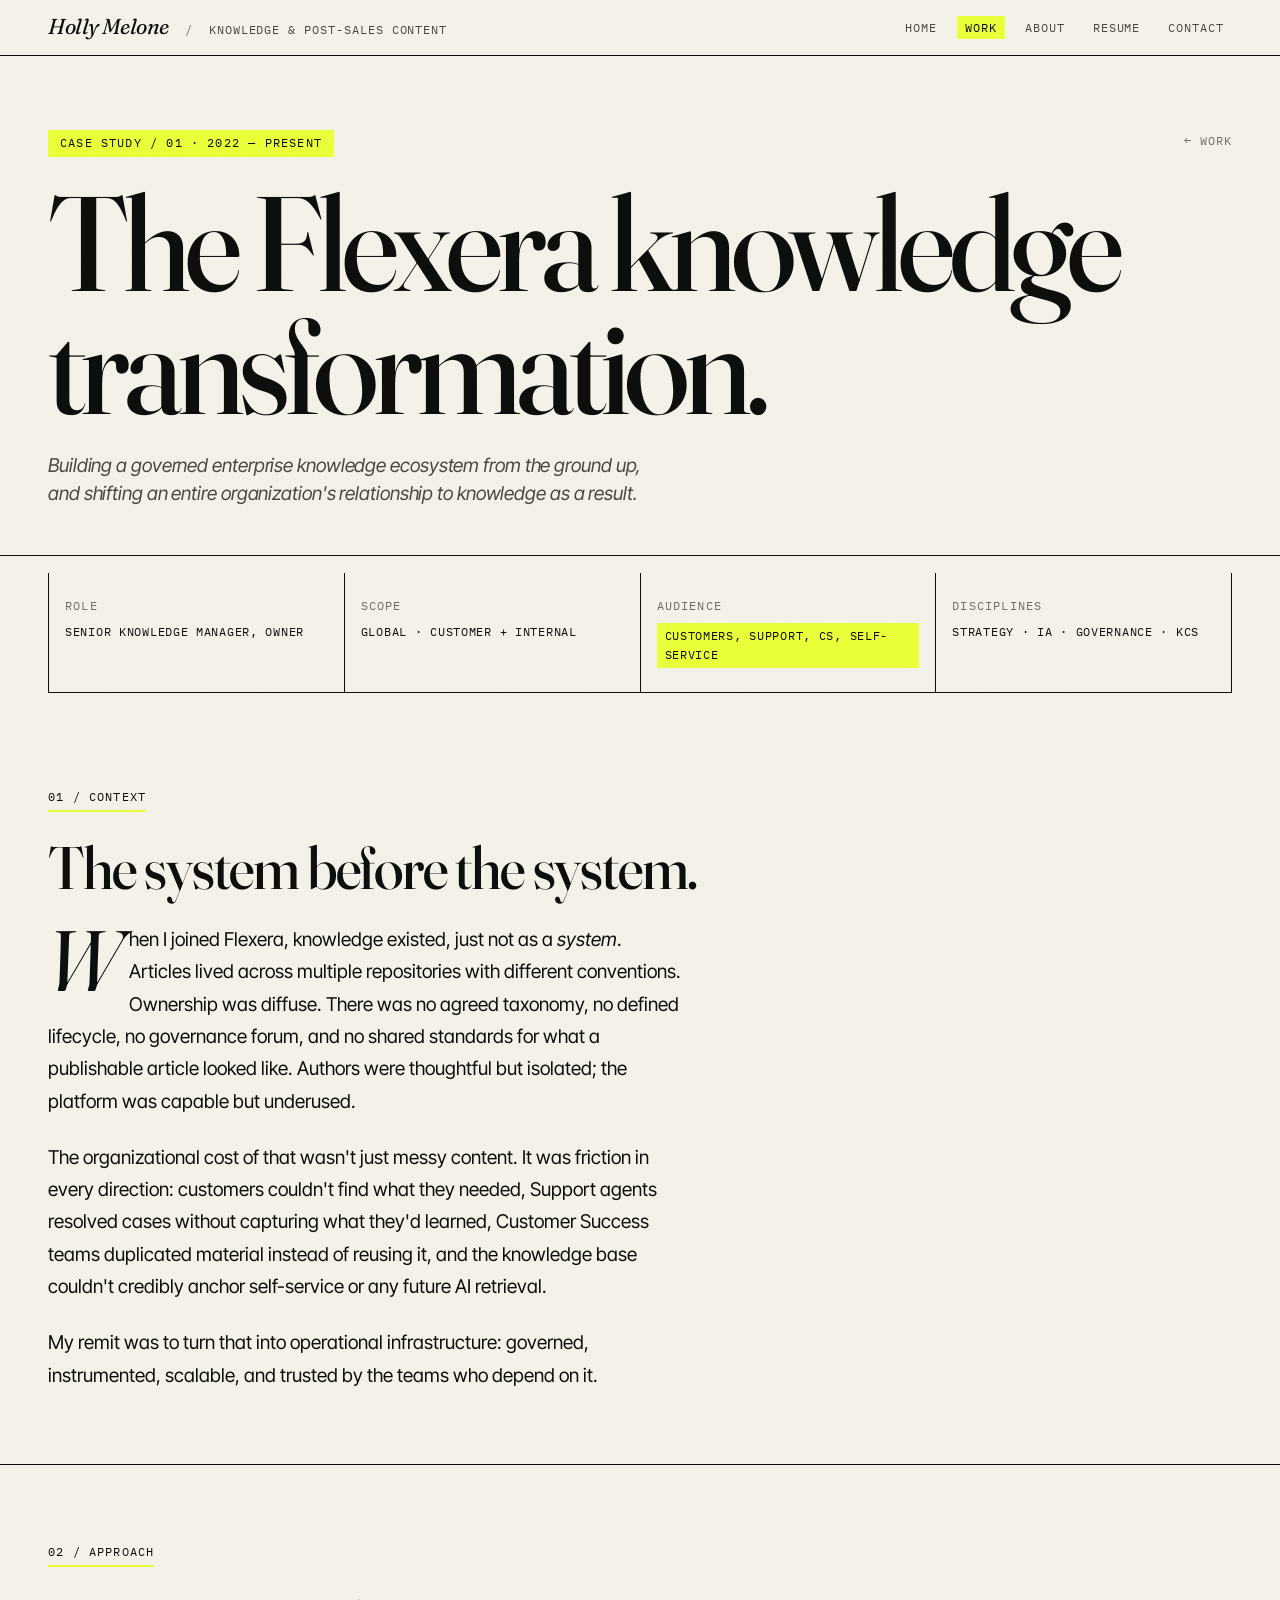
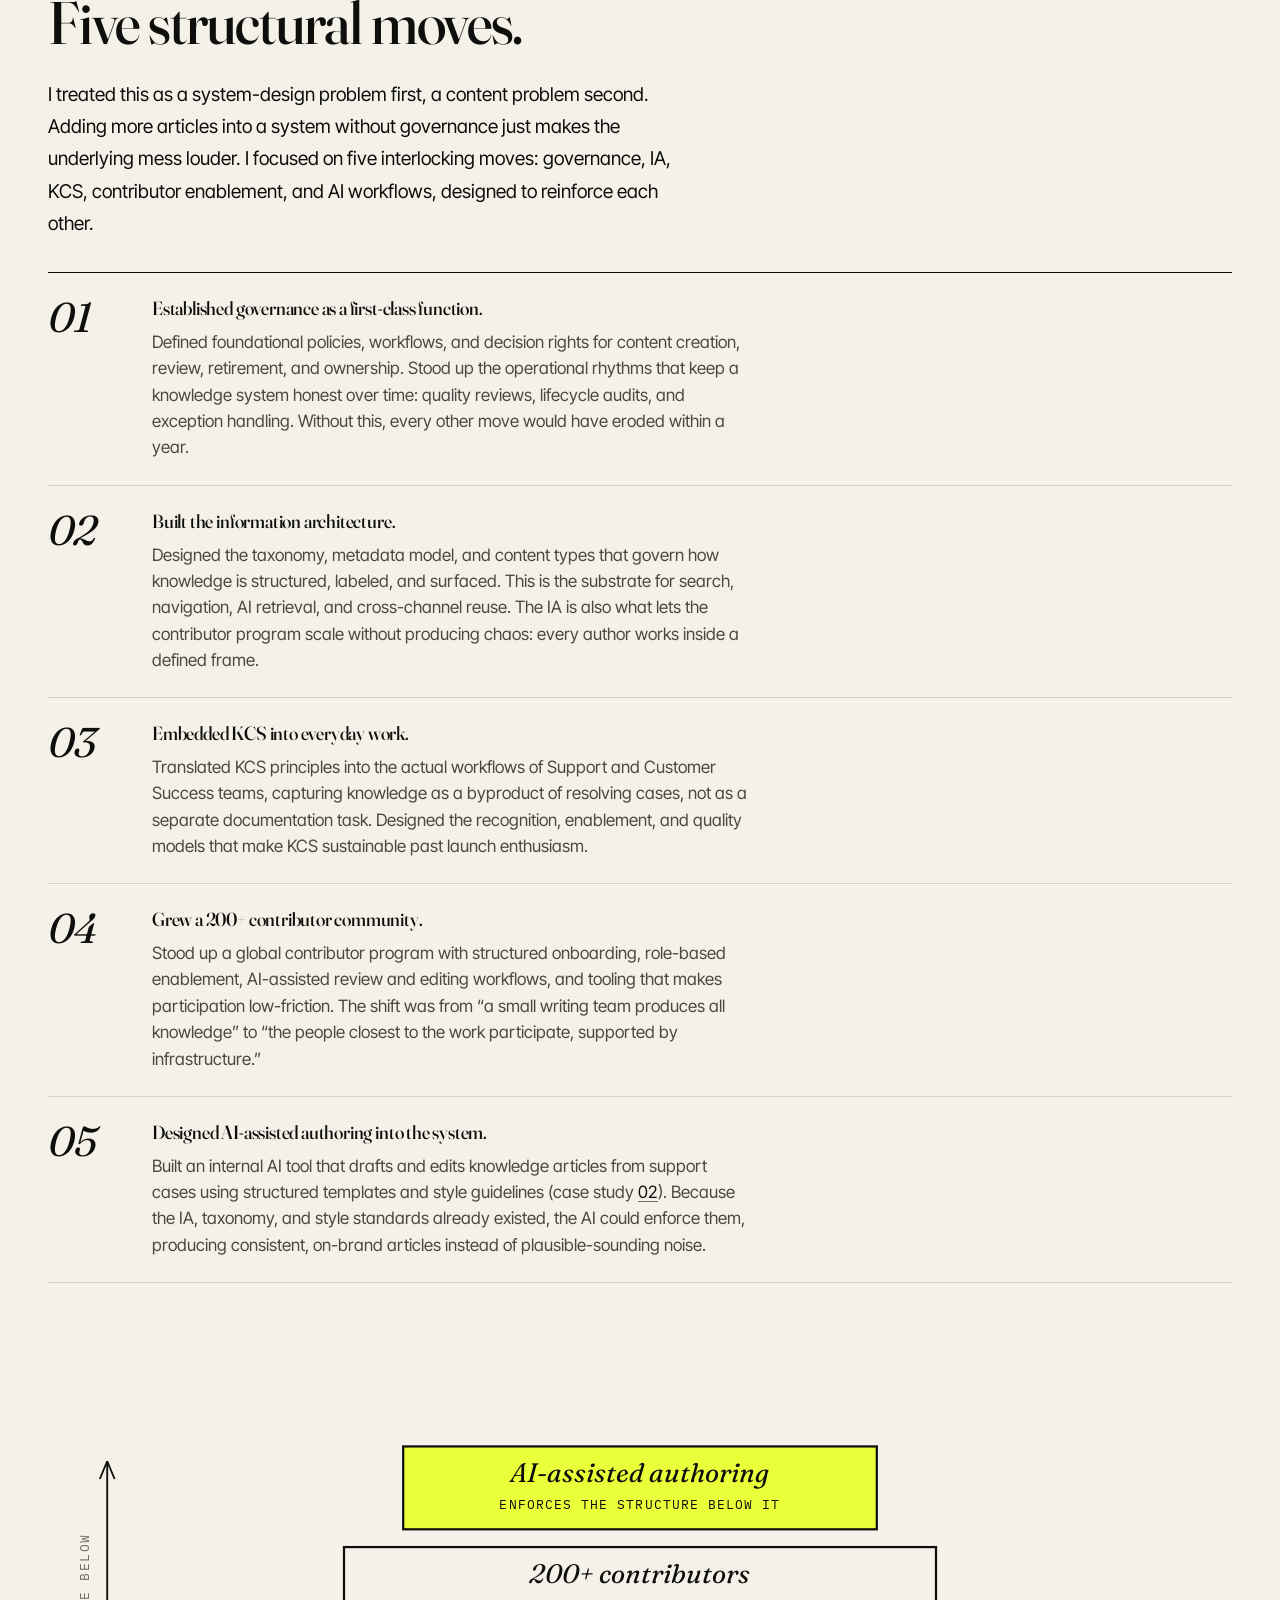
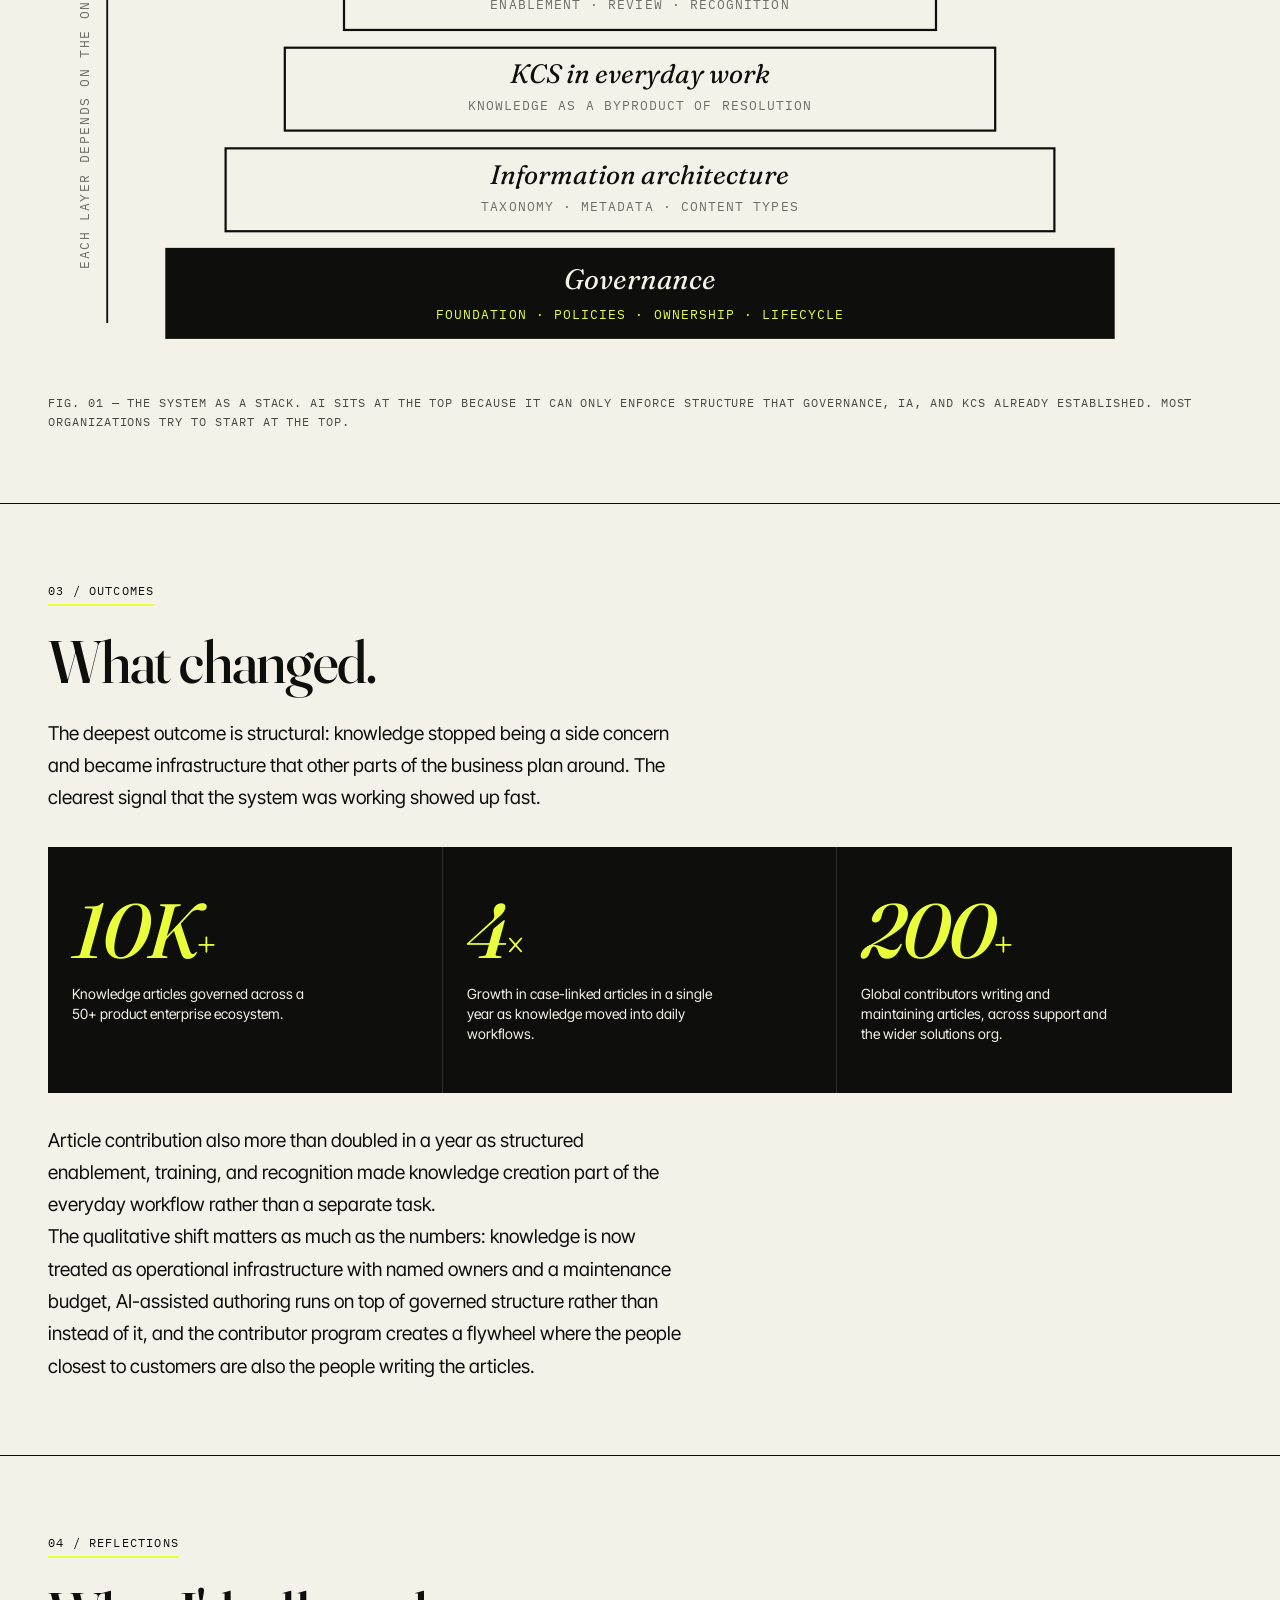
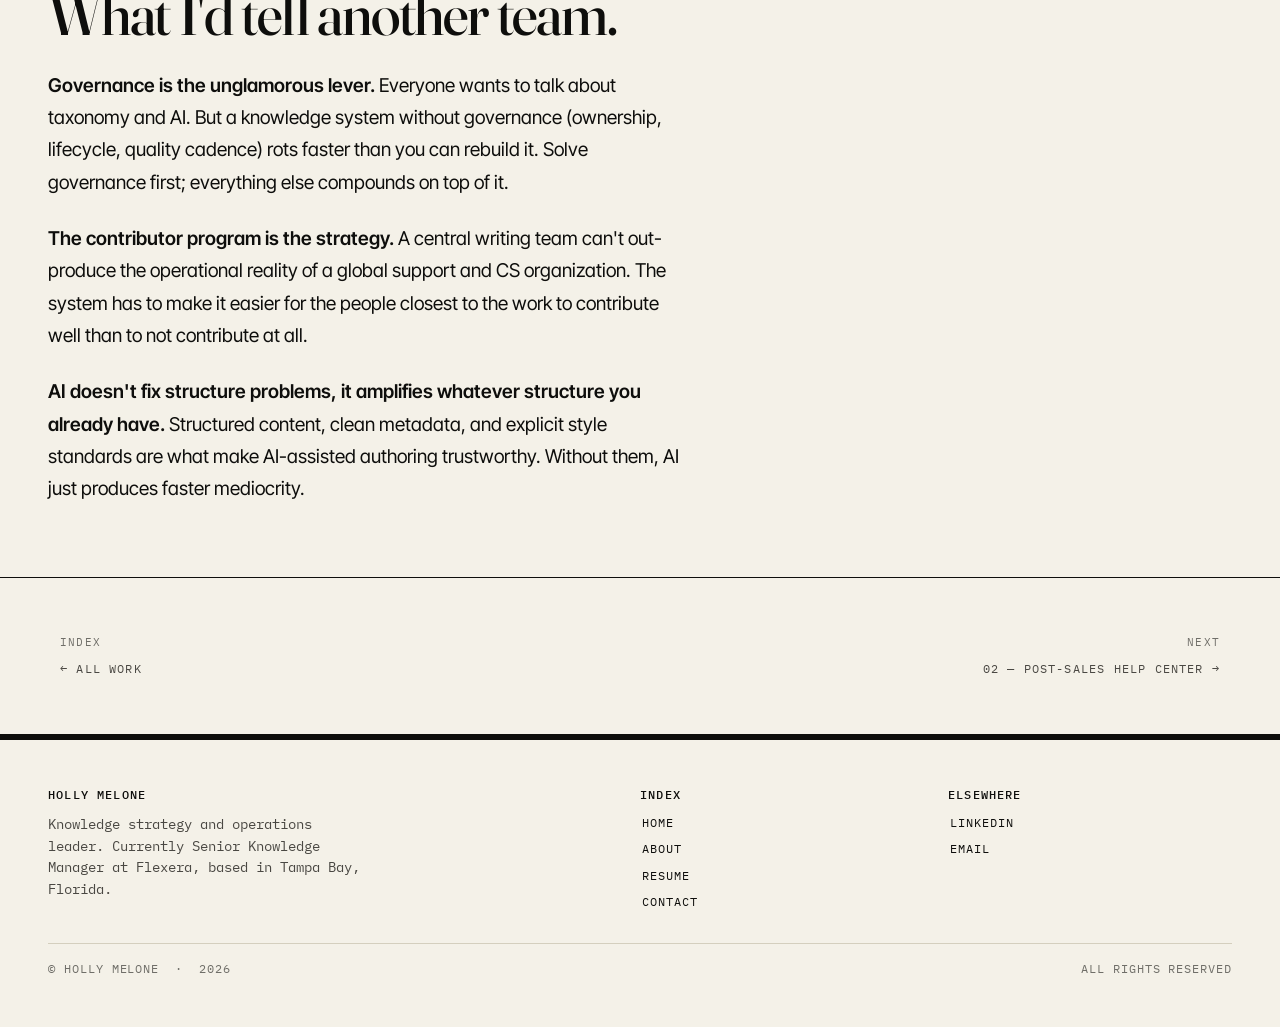
<file: work/flexera.html>
<!doctype html>
<html lang="en">
<head>
  <meta charset="utf-8" />
  <meta name="viewport" content="width=device-width, initial-scale=1" />
  <title>The Flexera Knowledge Transformation &mdash; Holly Melone</title>
  <meta name="description" content="Building a governed, KCS-driven enterprise knowledge ecosystem with a 200-author contributor program at Flexera." />
  <link rel="preconnect" href="https://fonts.googleapis.com" />
  <link rel="preconnect" href="https://fonts.gstatic.com" crossorigin />
  <link href="https://fonts.googleapis.com/css2?family=Fraunces:ital,opsz,wght@0,9..144,400..600;1,9..144,400..600&family=Inter+Tight:ital,wght@0,400;0,500;0,600;1,400;1,500&family=IBM+Plex+Mono:wght@400;500&display=swap" rel="stylesheet" />
  <link rel="stylesheet" href="../css/style.css" />
  <link rel="icon" href="data:image/svg+xml,%3Csvg xmlns='http://www.w3.org/2000/svg' viewBox='0 0 100 100'%3E%3Crect width='100' height='100' fill='%23F4F1E8'/%3E%3Crect x='10' y='10' width='80' height='80' fill='%23E8FF3A'/%3E%3Ctext x='50' y='70' text-anchor='middle' font-family='Georgia,serif' font-size='62' fill='%230E0E0C' font-style='italic'%3Ehm%3C/text%3E%3C/svg%3E" />
</head>
<body>
  <a class="skip" href="#main">Skip to content</a>

  <header class="masthead">
    <div class="wrap row">
      <a class="brand" href="../index.html" aria-label="Holly Melone home">
        <strong>Holly Melone</strong>
        <span class="pipe">/</span>
        <span class="tag-line">Knowledge &amp; Post-Sales Content</span>
      </a>
      <nav aria-label="Primary">
        <ul>
          <li><a href="../index.html">Home</a></li>
          <li><a href="./" aria-current="page">Work</a></li>
          <li><a href="../about.html">About</a></li>
          <li><a href="../resume.html">Resume</a></li>
          <li><a href="../contact.html">Contact</a></li>
        </ul>
      </nav>
    </div>
  </header>

  <main id="main">

    <article>

      <header class="wrap cs-head">
        <a class="cs-back" href="./"><span class="arrow-back" aria-hidden="true">&larr;</span> Work</a>
        <span class="kicker">Case Study / 01 · 2022 &mdash; Present</span>
        <h1>The Flexera knowledge transformation.</h1>
        <p class="deck">Building a governed enterprise knowledge ecosystem from the ground up, and shifting an entire organization's relationship to knowledge as a result.</p>
      </header>

      <section class="wrap">
        <dl class="cs-meta">
          <div>
            <dt>Role</dt>
            <dd>Senior Knowledge Manager, owner</dd>
          </div>
          <div>
            <dt>Scope</dt>
            <dd>Global · Customer + Internal</dd>
          </div>
          <div>
            <dt>Audience</dt>
            <dd class="accent">Customers, Support, CS, Self-Service</dd>
          </div>
          <div>
            <dt>Disciplines</dt>
            <dd>Strategy · IA · Governance · KCS</dd>
          </div>
        </dl>
      </section>

      <!-- ============ CONTEXT ============ -->
      <section class="wrap cs-section">
        <span class="label">01 / Context</span>
        <h2>The system before the system.</h2>
        <div class="prose">
          <p class="drop">
            When I joined Flexera, knowledge existed, just not as a <em>system</em>. Articles lived across multiple repositories with different conventions. Ownership was diffuse. There was no agreed taxonomy, no defined lifecycle, no governance forum, and no shared standards for what a publishable article looked like. Authors were thoughtful but isolated; the platform was capable but underused.
          </p>
          <p>
            The organizational cost of that wasn't just messy content. It was friction in every direction: customers couldn't find what they needed, Support agents resolved cases without capturing what they'd learned, Customer Success teams duplicated material instead of reusing it, and the knowledge base couldn't credibly anchor self-service or any future AI retrieval.
          </p>
          <p>
            My remit was to turn that into operational infrastructure: governed, instrumented, scalable, and trusted by the teams who depend on it.
          </p>
        </div>
      </section>

      <!-- ============ APPROACH ============ -->
      <section class="wrap cs-section">
        <span class="label">02 / Approach</span>
        <h2>Five structural moves.</h2>
        <div class="prose">
          <p>I treated this as a system-design problem first, a content problem second. Adding more articles into a system without governance just makes the underlying mess louder. I focused on five interlocking moves: governance, IA, KCS, contributor enablement, and AI workflows, designed to reinforce each other.</p>
        </div>

        <ol class="approach-list">
          <li>
            <div>
              <h4>Established governance as a first-class function.</h4>
              <p>Defined foundational policies, workflows, and decision rights for content creation, review, retirement, and ownership. Stood up the operational rhythms that keep a knowledge system honest over time: quality reviews, lifecycle audits, and exception handling. Without this, every other move would have eroded within a year.</p>
            </div>
          </li>
          <li>
            <div>
              <h4>Built the information architecture.</h4>
              <p>Designed the taxonomy, metadata model, and content types that govern how knowledge is structured, labeled, and surfaced. This is the substrate for search, navigation, AI retrieval, and cross-channel reuse. The IA is also what lets the contributor program scale without producing chaos: every author works inside a defined frame.</p>
            </div>
          </li>
          <li>
            <div>
              <h4>Embedded KCS into everyday work.</h4>
              <p>Translated KCS principles into the actual workflows of Support and Customer Success teams, capturing knowledge as a byproduct of resolving cases, not as a separate documentation task. Designed the recognition, enablement, and quality models that make KCS sustainable past launch enthusiasm.</p>
            </div>
          </li>
          <li>
            <div>
              <h4>Grew a 200+ contributor community.</h4>
              <p>Stood up a global contributor program with structured onboarding, role-based enablement, AI-assisted review and editing workflows, and tooling that makes participation low-friction. The shift was from &ldquo;a small writing team produces all knowledge&rdquo; to &ldquo;the people closest to the work participate, supported by infrastructure.&rdquo;</p>
            </div>
          </li>
          <li>
            <div>
              <h4>Designed AI-assisted authoring into the system.</h4>
              <p>Built an internal AI tool that drafts and edits knowledge articles from support cases using structured templates and style guidelines (case study <a href="ai-tool.html">02</a>). Because the IA, taxonomy, and style standards already existed, the AI could enforce them, producing consistent, on-brand articles instead of plausible-sounding noise.</p>
            </div>
          </li>
        </ol>

        <figure style="margin: var(--s-7) 0 0;">
          <svg viewBox="0 0 800 440" xmlns="http://www.w3.org/2000/svg" role="img" aria-labelledby="stack-title stack-desc" style="width: 100%; height: auto; max-width: 100%;">
            <title id="stack-title">The knowledge system as a layered stack</title>
            <desc id="stack-desc">Five layers building on each other: governance at the foundation, then information architecture, then KCS workflows, then the contributor community, with AI-assisted authoring at the top. Each layer depends on the one below it.</desc>

            <!-- Layers from bottom (foundation) to top -->
            <!-- Layer 1: Governance (widest, foundation) -->
            <g>
              <rect x="80" y="350" width="640" height="60" fill="#0E0E0C" stroke="#0E0E0C" stroke-width="1.5"/>
              <text x="400" y="377" text-anchor="middle" font-family="Fraunces, Georgia, serif" font-size="19" font-style="italic" fill="#F4F1E8">Governance</text>
              <text x="400" y="397" text-anchor="middle" font-family="IBM Plex Mono, monospace" font-size="9" letter-spacing="0.08em" fill="#E8FF3A">FOUNDATION · POLICIES · OWNERSHIP · LIFECYCLE</text>
            </g>

            <!-- Layer 2: IA -->
            <g>
              <rect x="120" y="282" width="560" height="56" fill="#F4F1E8" stroke="#0E0E0C" stroke-width="1.5"/>
              <text x="400" y="306" text-anchor="middle" font-family="Fraunces, Georgia, serif" font-size="18" font-style="italic" fill="#0E0E0C">Information architecture</text>
              <text x="400" y="324" text-anchor="middle" font-family="IBM Plex Mono, monospace" font-size="9" letter-spacing="0.08em" fill="#6F6E68">TAXONOMY · METADATA · CONTENT TYPES</text>
            </g>

            <!-- Layer 3: KCS -->
            <g>
              <rect x="160" y="214" width="480" height="56" fill="#F4F1E8" stroke="#0E0E0C" stroke-width="1.5"/>
              <text x="400" y="238" text-anchor="middle" font-family="Fraunces, Georgia, serif" font-size="18" font-style="italic" fill="#0E0E0C">KCS in everyday work</text>
              <text x="400" y="256" text-anchor="middle" font-family="IBM Plex Mono, monospace" font-size="9" letter-spacing="0.08em" fill="#6F6E68">KNOWLEDGE AS A BYPRODUCT OF RESOLUTION</text>
            </g>

            <!-- Layer 4: Contributor community -->
            <g>
              <rect x="200" y="146" width="400" height="56" fill="#F4F1E8" stroke="#0E0E0C" stroke-width="1.5"/>
              <text x="400" y="170" text-anchor="middle" font-family="Fraunces, Georgia, serif" font-size="18" font-style="italic" fill="#0E0E0C">200+ contributors</text>
              <text x="400" y="188" text-anchor="middle" font-family="IBM Plex Mono, monospace" font-size="9" letter-spacing="0.08em" fill="#6F6E68">ENABLEMENT · REVIEW · RECOGNITION</text>
            </g>

            <!-- Layer 5: AI (top, narrowest, accent) -->
            <g>
              <rect x="240" y="78" width="320" height="56" fill="#E8FF3A" stroke="#0E0E0C" stroke-width="1.5"/>
              <text x="400" y="102" text-anchor="middle" font-family="Fraunces, Georgia, serif" font-size="18" font-style="italic" fill="#0E0E0C">AI-assisted authoring</text>
              <text x="400" y="120" text-anchor="middle" font-family="IBM Plex Mono, monospace" font-size="9" letter-spacing="0.08em" fill="#0E0E0C">ENFORCES THE STRUCTURE BELOW IT</text>
            </g>

            <!-- "depends on" arrow running up the side -->
            <g stroke="#0E0E0C" stroke-width="1.25" fill="none">
              <line x1="40" y1="400" x2="40" y2="88"/>
              <path d="M 40 88 L 35 100 M 40 88 L 45 100" stroke-width="1.25"/>
            </g>
            <text x="28" y="250" text-anchor="middle" font-family="IBM Plex Mono, monospace" font-size="9" letter-spacing="0.12em" fill="#6F6E68" transform="rotate(-90 28 250)">EACH LAYER DEPENDS ON THE ONE BELOW</text>
          </svg>
          <figcaption style="font-family: var(--mono); font-size: var(--t-mono); text-transform: uppercase; letter-spacing: 0.08em; color: var(--ink-2); margin-top: var(--s-3);">Fig. 01 &mdash; The system as a stack. AI sits at the top because it can only enforce structure that governance, IA, and KCS already established. Most organizations try to start at the top.</figcaption>
        </figure>
      </section>

      <!-- ============ OUTCOMES ============ -->
      <section class="wrap cs-section">
        <span class="label">03 / Outcomes</span>
        <h2>What changed.</h2>
        <div class="prose">
          <p>The deepest outcome is structural: knowledge stopped being a side concern and became infrastructure that other parts of the business plan around. The clearest signal that the system was working showed up fast.</p>
        </div>

        <div class="outcomes outcomes--hero">
          <div class="stat">
            <div class="figure">10K<span class="unit">+</span></div>
            <p>Knowledge articles governed across a 50+ product enterprise ecosystem.</p>
          </div>
          <div class="stat">
            <div class="figure">4<span class="unit">&times;</span></div>
            <p>Growth in case-linked articles in a single year as knowledge moved into daily workflows.</p>
          </div>
          <div class="stat">
            <div class="figure">200<span class="unit">+</span></div>
            <p>Global contributors writing and maintaining articles, across support and the wider solutions org.</p>
          </div>
        </div>

        <div class="prose">
          <p>Article contribution also more than doubled in a year as structured enablement, training, and recognition made knowledge creation part of the everyday workflow rather than a separate task.</p>
        </div>

        <div class="prose">
          <p>The qualitative shift matters as much as the numbers: knowledge is now treated as operational infrastructure with named owners and a maintenance budget, AI-assisted authoring runs on top of governed structure rather than instead of it, and the contributor program creates a flywheel where the people closest to customers are also the people writing the articles.</p>
        </div>
      </section>

      <!-- ============ REFLECTIONS ============ -->
      <section class="wrap cs-section">
        <span class="label">04 / Reflections</span>
        <h2>What I'd tell another team.</h2>
        <div class="prose">
          <p>
            <strong>Governance is the unglamorous lever.</strong> Everyone wants to talk about taxonomy and AI. But a knowledge system without governance (ownership, lifecycle, quality cadence) rots faster than you can rebuild it. Solve governance first; everything else compounds on top of it.
          </p>
          <p>
            <strong>The contributor program is the strategy.</strong> A central writing team can't out-produce the operational reality of a global support and CS organization. The system has to make it easier for the people closest to the work to contribute well than to not contribute at all.
          </p>
          <p>
            <strong>AI doesn't fix structure problems, it amplifies whatever structure you already have.</strong> Structured content, clean metadata, and explicit style standards are what make AI-assisted authoring trustworthy. Without them, AI just produces faster mediocrity.
          </p>
        </div>
      </section>
      <nav class="wrap cs-nav" aria-label="Case study navigation">
        <a href="./">
          <span class="label-small">Index</span>
          ← All work
        </a>
        <a class="next" href="help-center.html">
          <span class="label-small">Next</span>
          02 &mdash; Post-Sales Help Center →
        </a>
      </nav>

    </article>

  </main>

  <footer class="colophon">
    <div class="wrap">
      <div class="row">
        <div>
          <h4>Holly Melone</h4>
          <p>Knowledge strategy and operations leader. Currently Senior Knowledge Manager at Flexera, based in Tampa Bay, Florida.</p>
        </div>
        <div>
          <h4>Index</h4>
          <ul>
            <li><a href="../index.html">Home</a></li>
            <li><a href="../about.html">About</a></li>
            <li><a href="../resume.html">Resume</a></li>
            <li><a href="../contact.html">Contact</a></li>
          </ul>
        </div>
        <div>
          <h4>Elsewhere</h4>
          <ul>
            <li><a href="https://www.linkedin.com/in/holly-melone/">LinkedIn</a></li>
            <li><a href="mailto:hollymelone@yahoo.com">Email</a></li>
          </ul>
        </div>
      </div>
      <div class="copy">
        <span>© Holly Melone &nbsp;·&nbsp; <span class="year">2026</span></span>
        <span>All rights reserved</span>
      </div>
    </div>
  </footer>

  <script src="../js/main.js"></script>
  <script>document.querySelectorAll(".year").forEach(function(e){e.textContent=new Date().getFullYear();});</script>
</body>
</html>
</file>
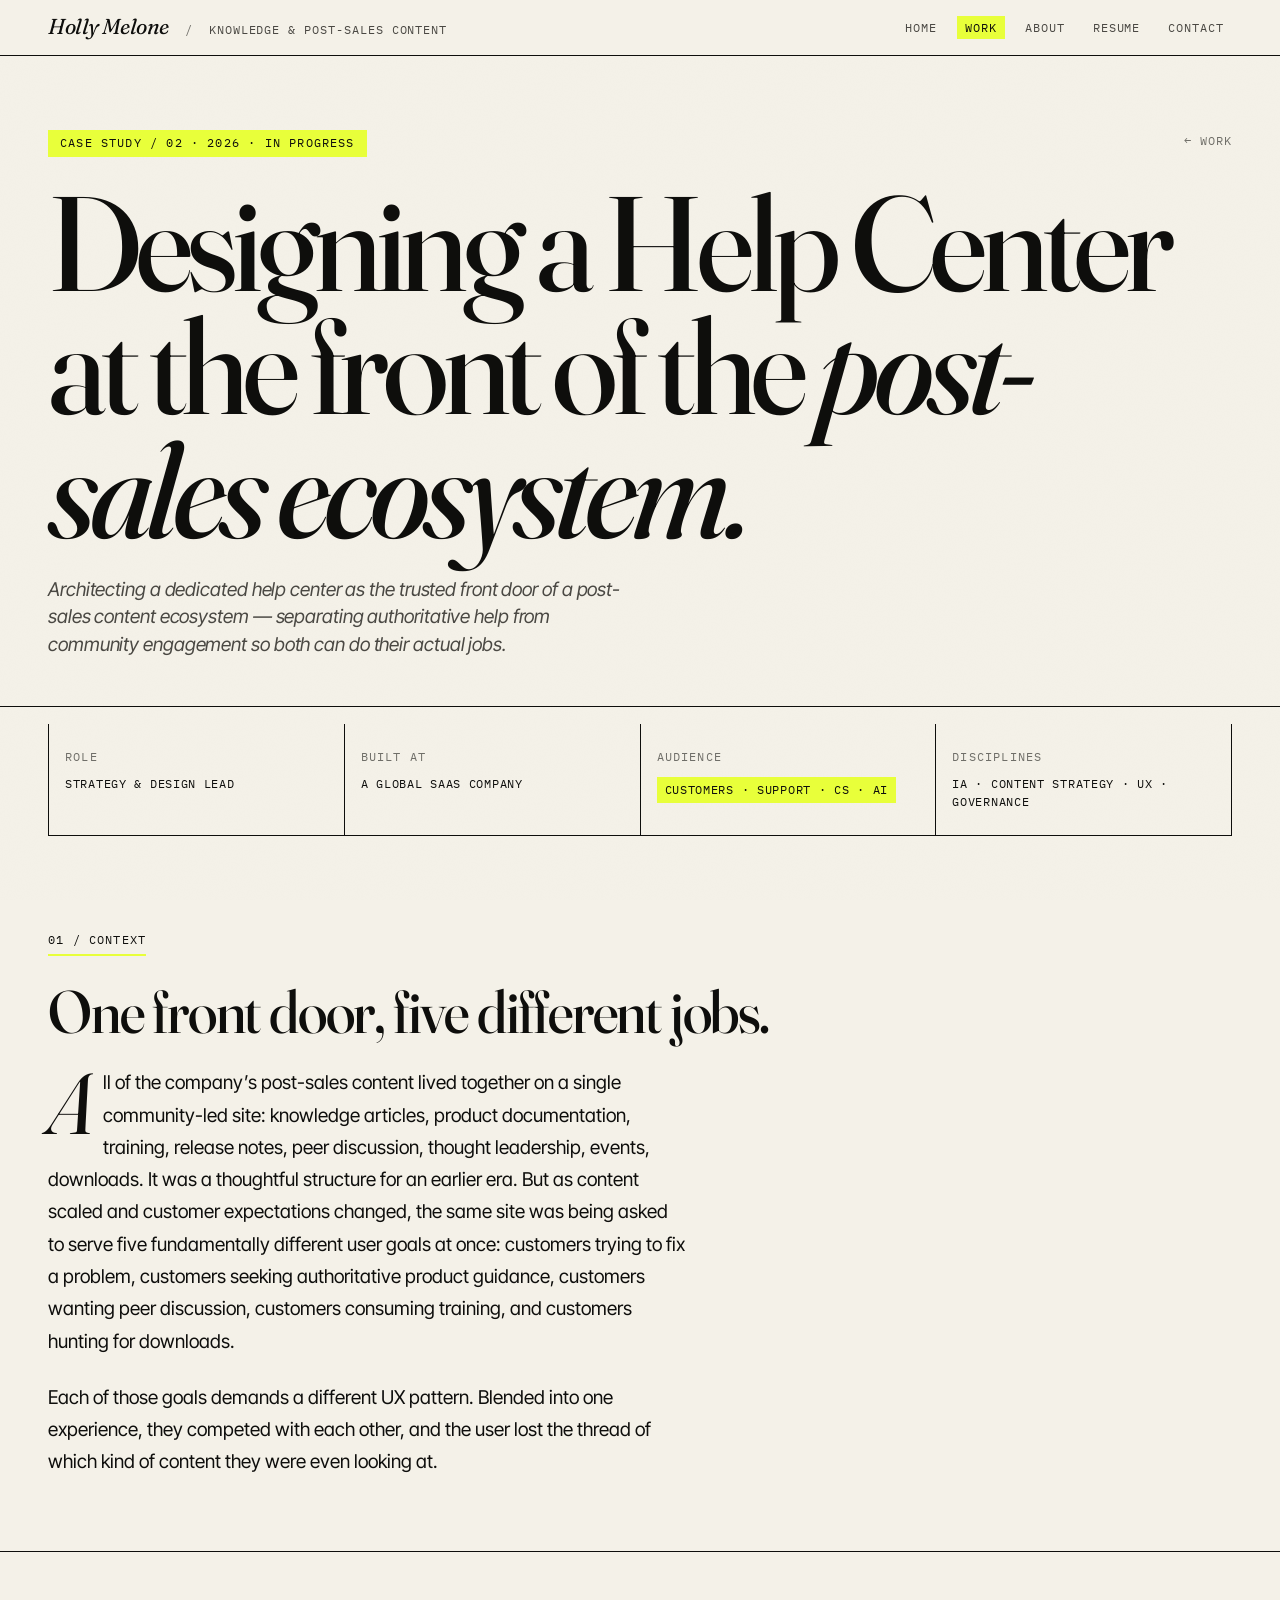
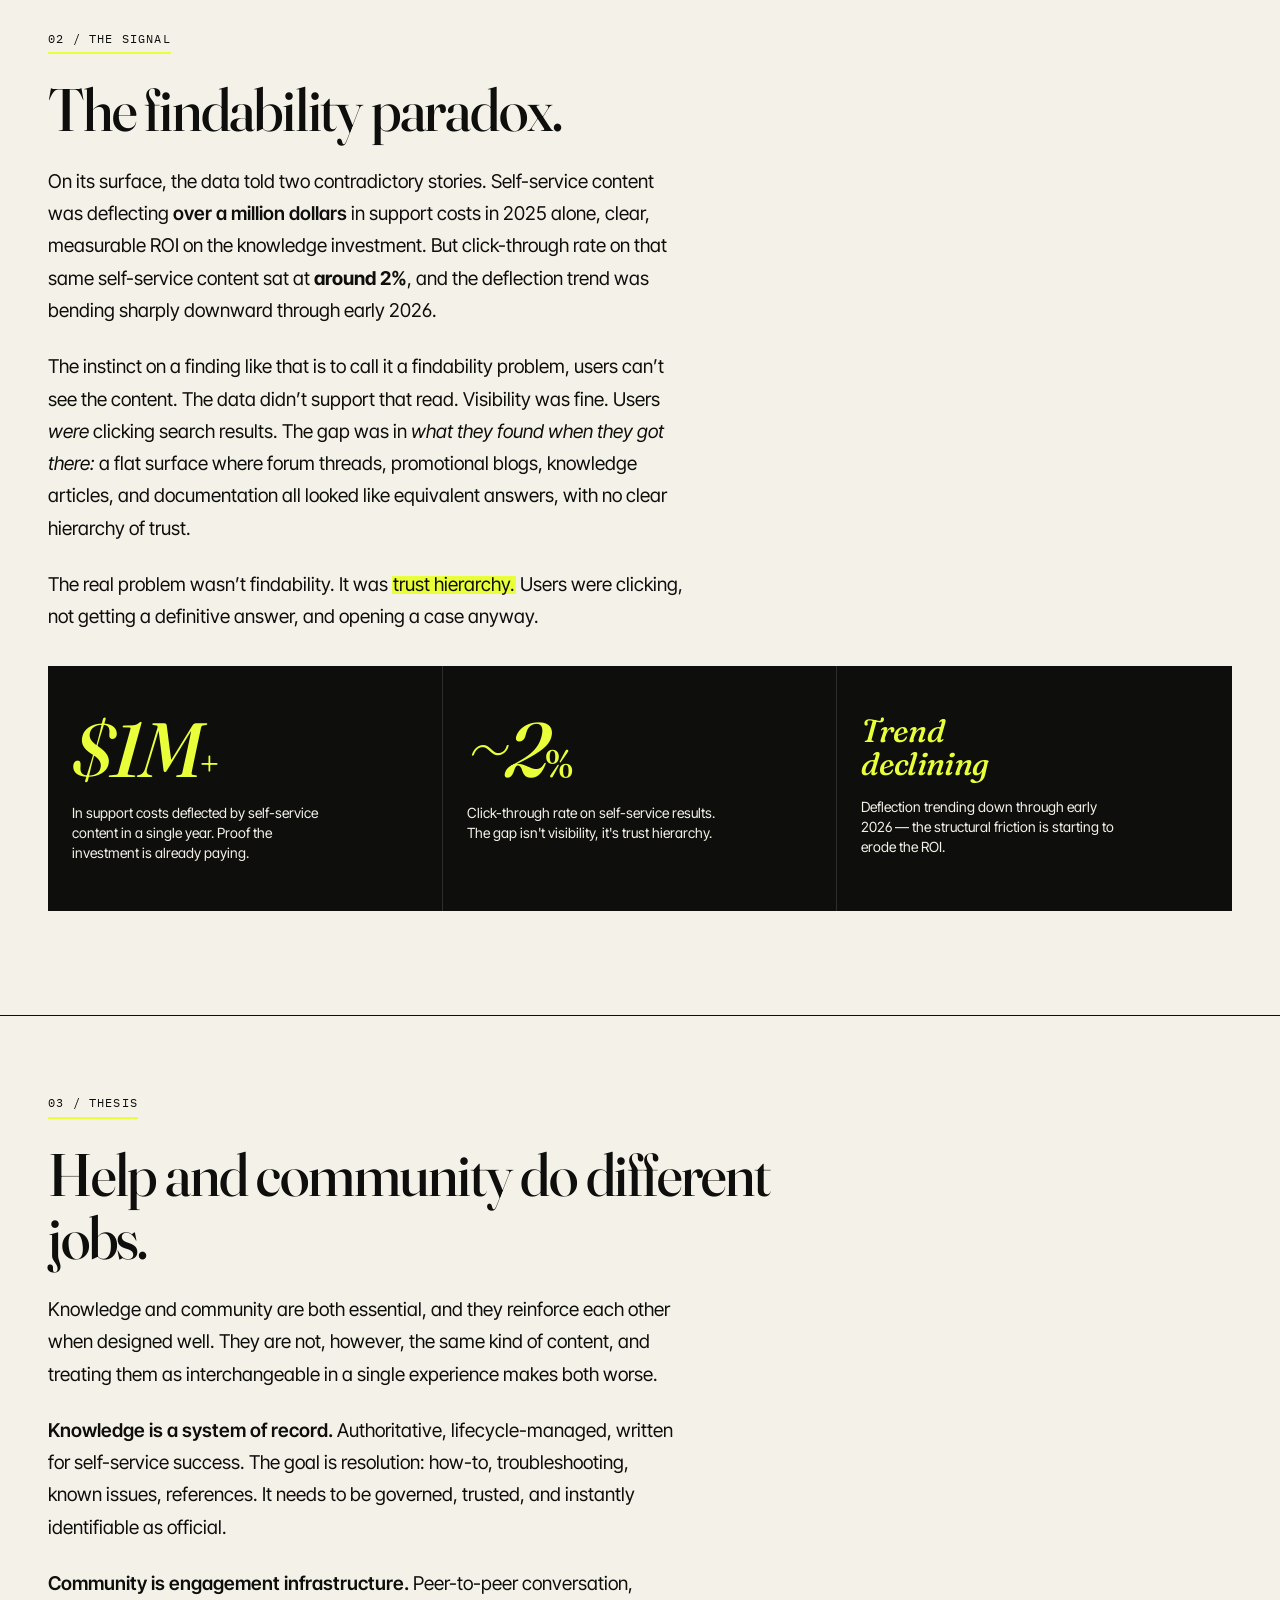
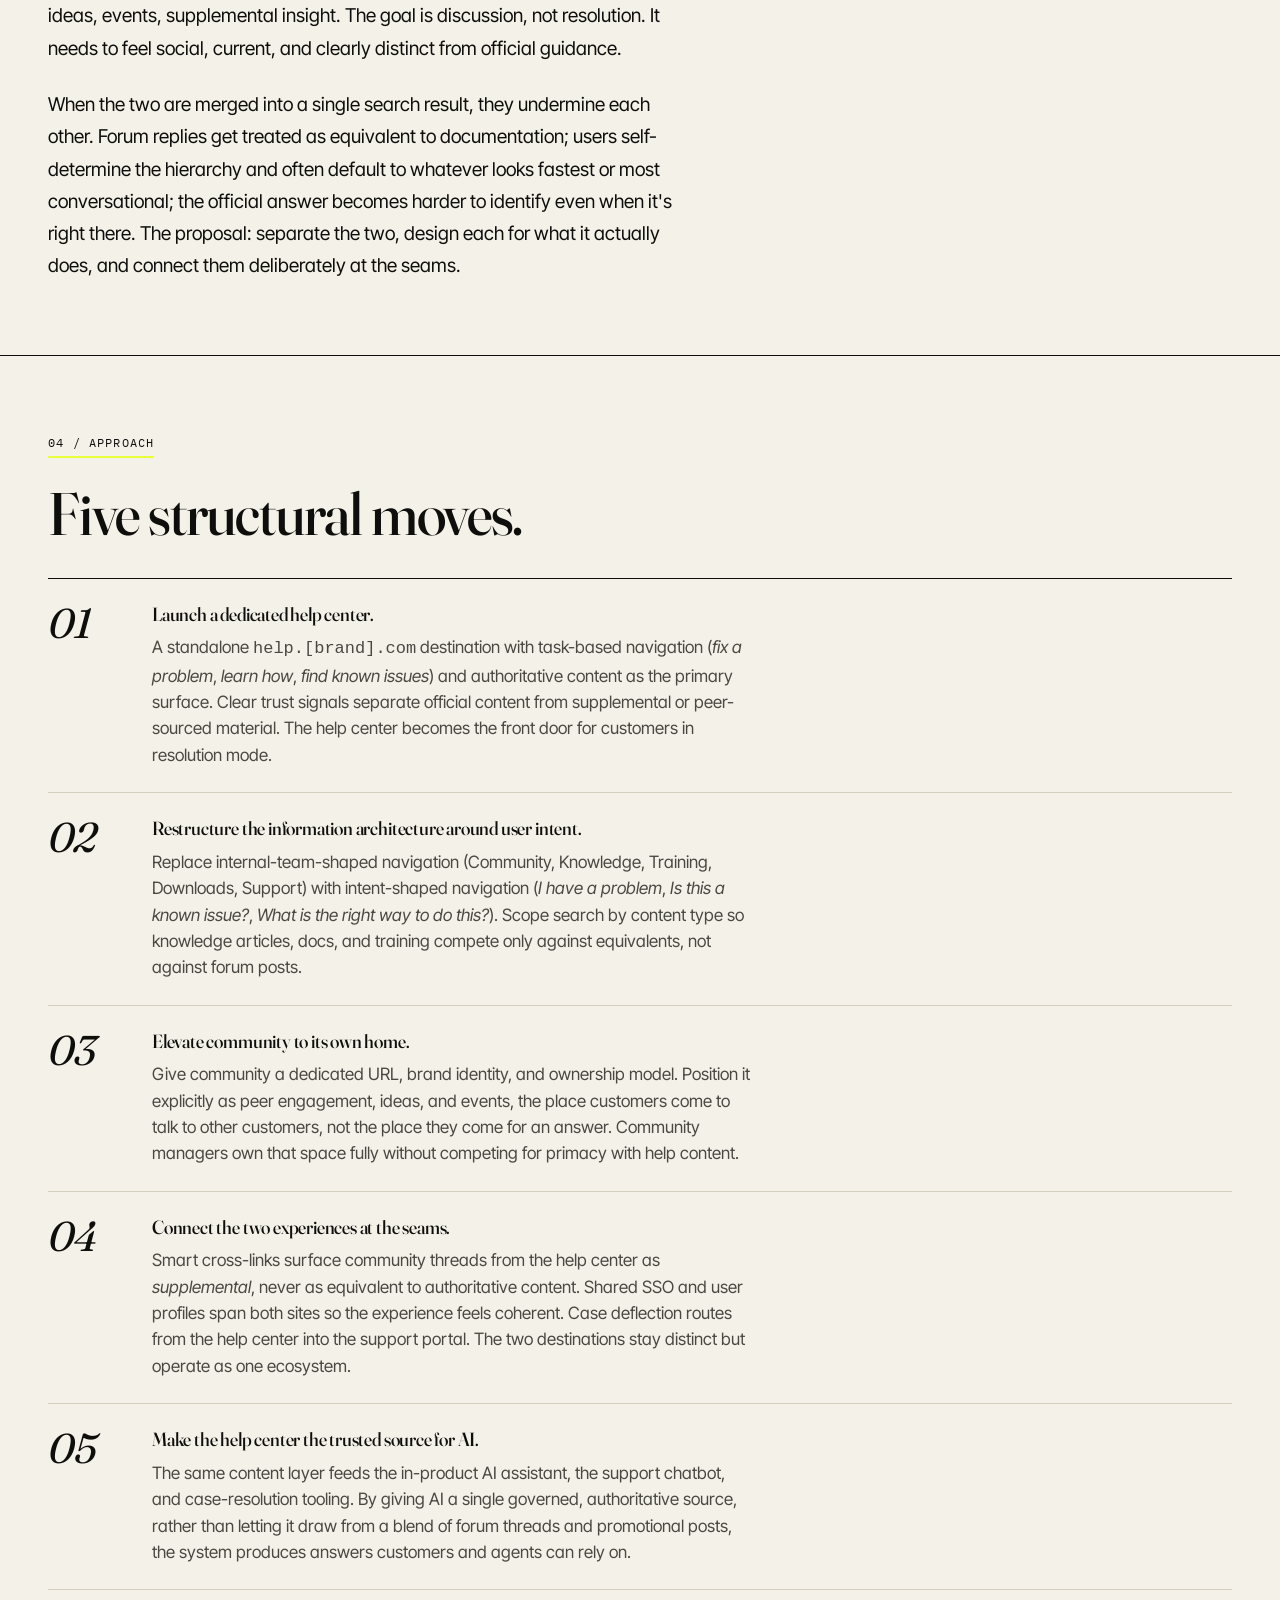
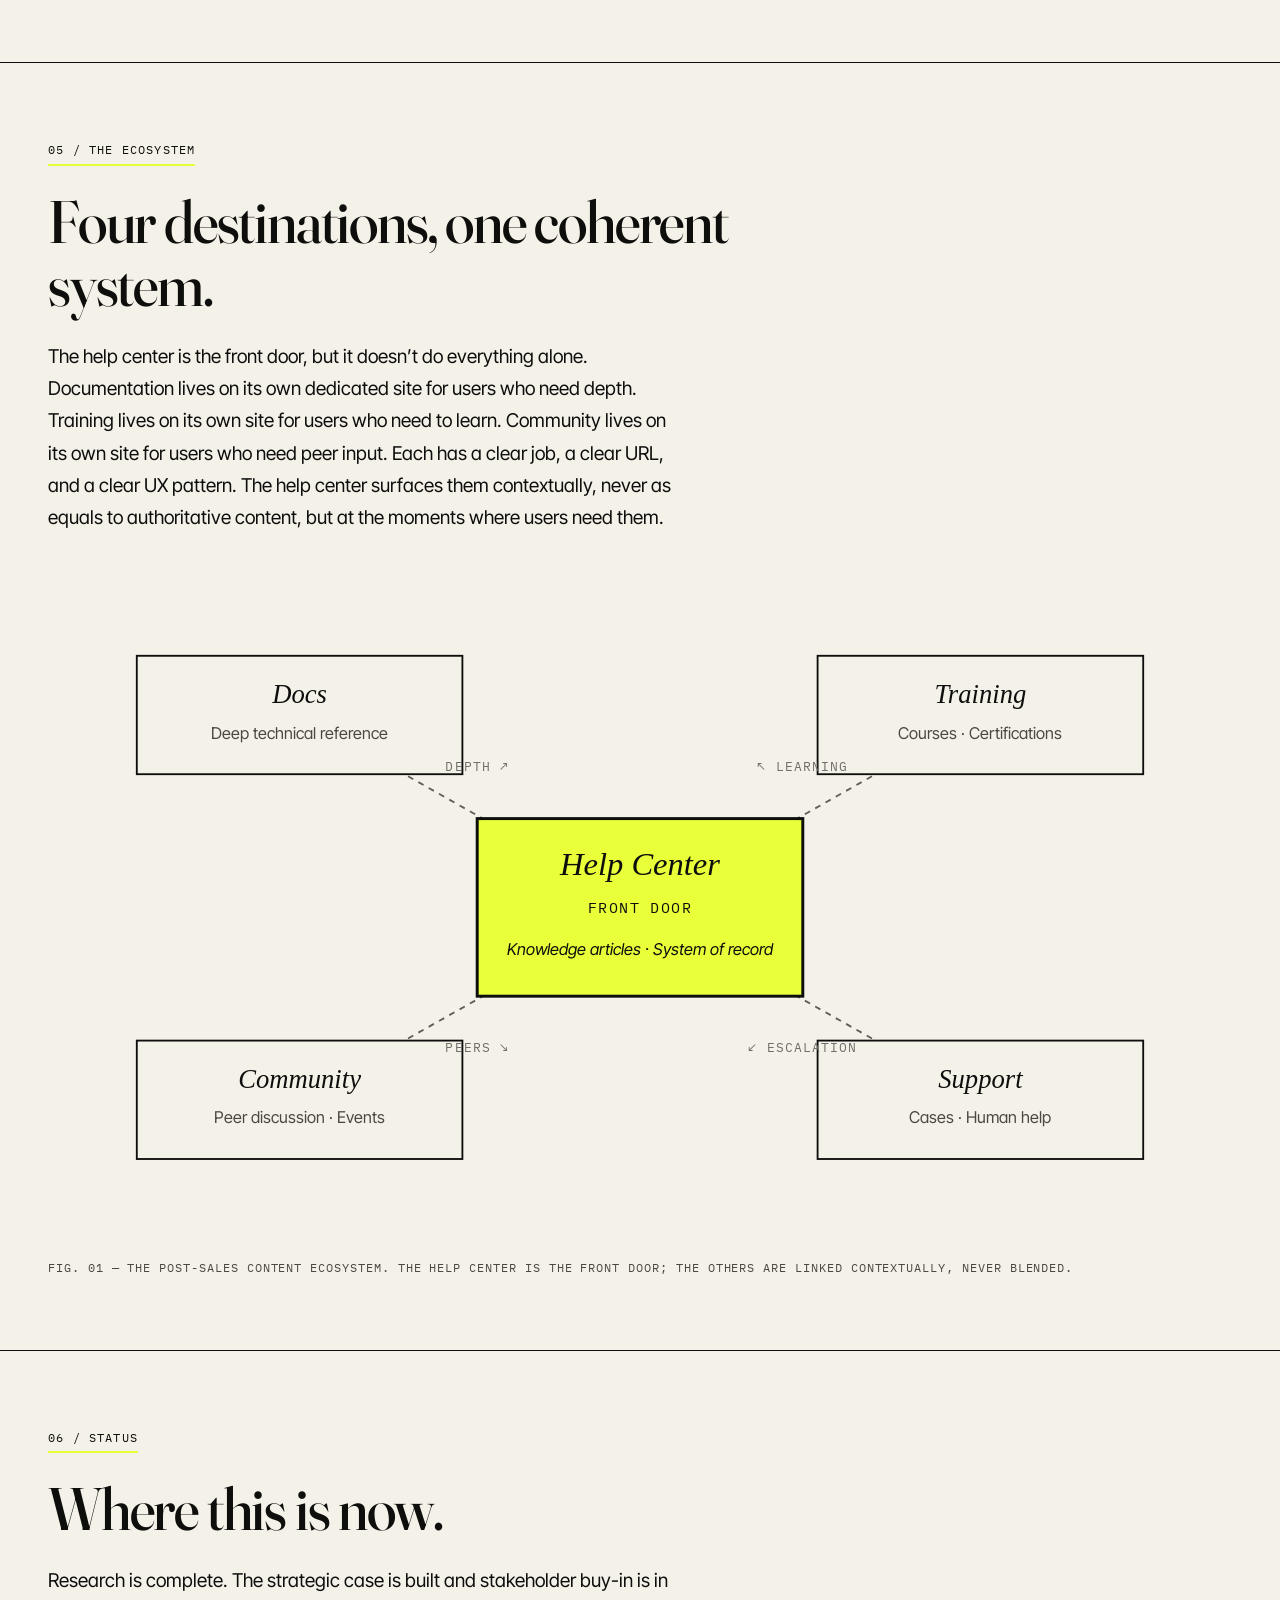
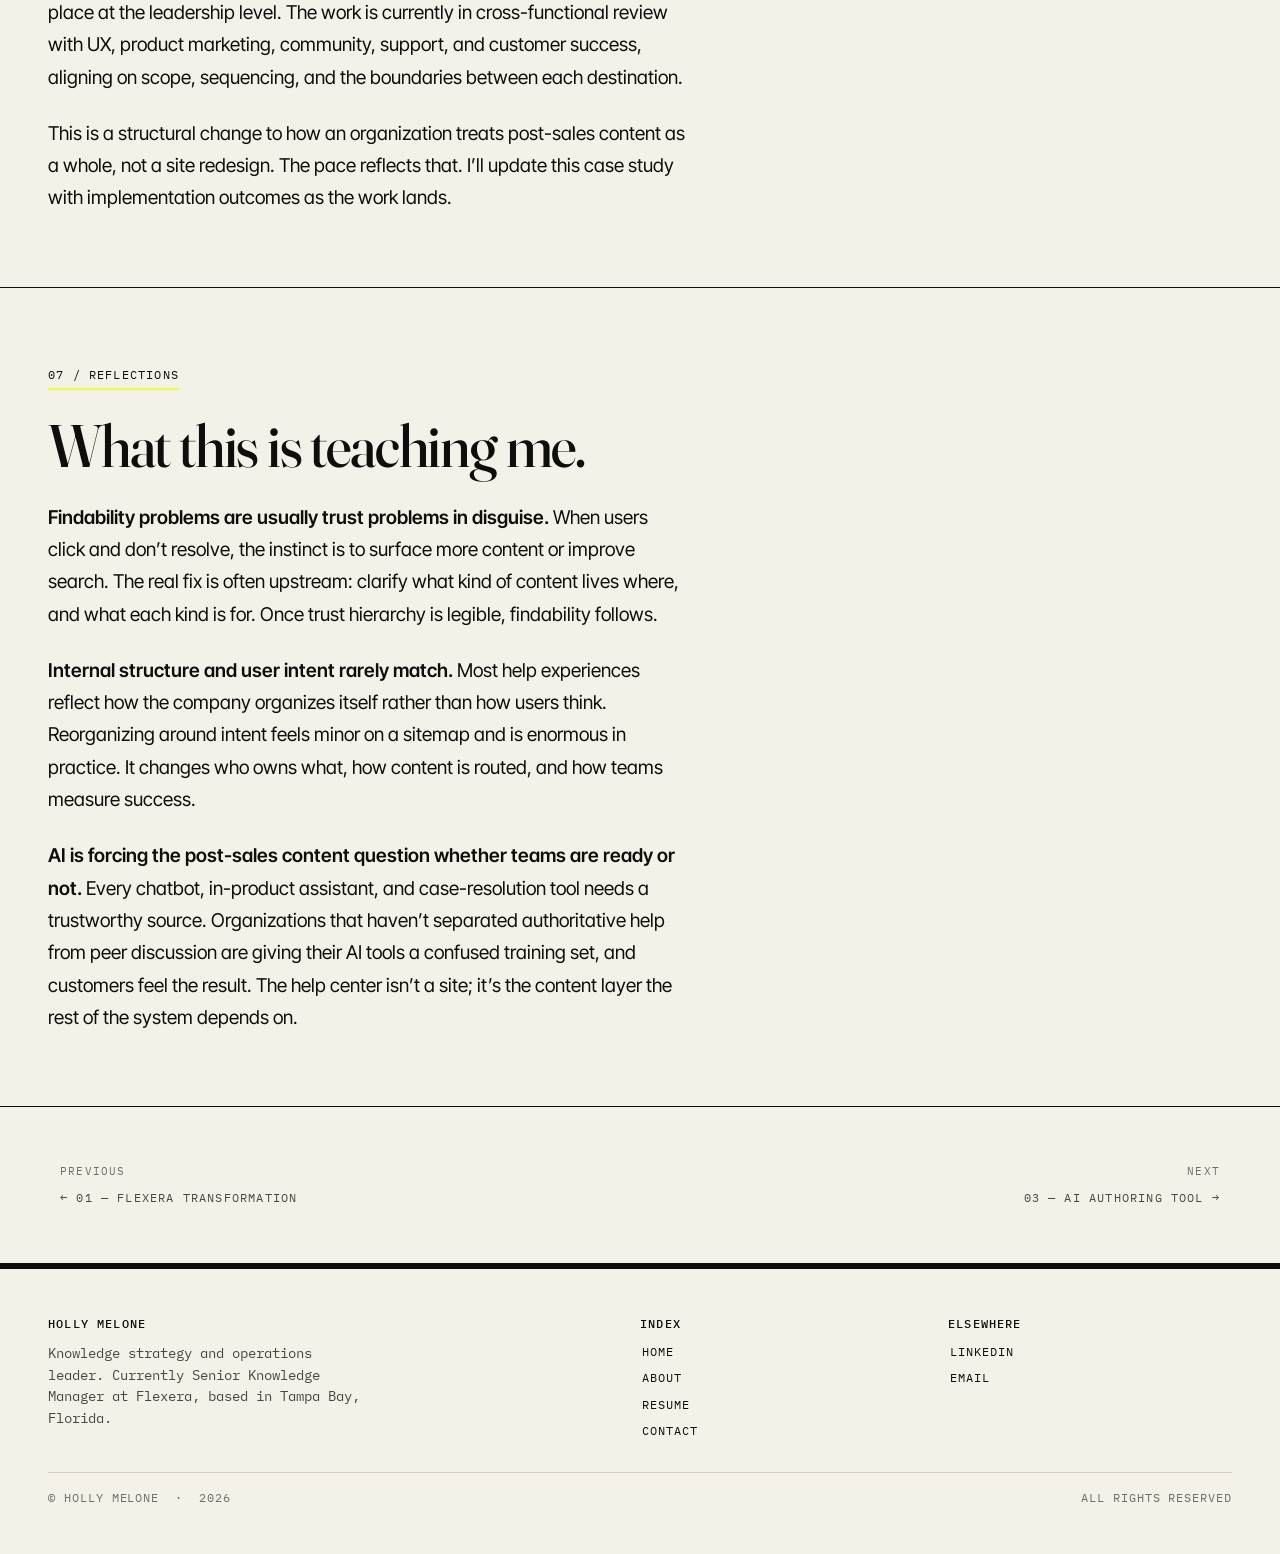
<file: work/help-center.html>
<!doctype html>
<html lang="en">
<head>
  <meta charset="utf-8" />
  <meta name="viewport" content="width=device-width, initial-scale=1" />
  <title>Designing a Help Center at the front of the post-sales ecosystem &mdash; Holly Melone</title>
  <meta name="description" content="Architecting a dedicated help center as the trusted front door of a post-sales content ecosystem, separating authoritative help from community engagement at scale." />
  <link rel="preconnect" href="https://fonts.googleapis.com" />
  <link rel="preconnect" href="https://fonts.gstatic.com" crossorigin />
  <link href="https://fonts.googleapis.com/css2?family=Fraunces:ital,opsz,wght@0,9..144,400..600;1,9..144,400..600&family=Inter+Tight:ital,wght@0,400;0,500;0,600;1,400;1,500&family=IBM+Plex+Mono:wght@400;500&display=swap" rel="stylesheet" />
  <link rel="stylesheet" href="../css/style.css" />
  <link rel="icon" href="data:image/svg+xml,%3Csvg xmlns='http://www.w3.org/2000/svg' viewBox='0 0 100 100'%3E%3Crect width='100' height='100' fill='%23F4F1E8'/%3E%3Crect x='10' y='10' width='80' height='80' fill='%23E8FF3A'/%3E%3Ctext x='50' y='70' text-anchor='middle' font-family='Georgia,serif' font-size='62' fill='%230E0E0C' font-style='italic'%3Ehm%3C/text%3E%3C/svg%3E" />
</head>
<body>
  <a class="skip" href="#main">Skip to content</a>

  <header class="masthead">
    <div class="wrap row">
      <a class="brand" href="../index.html" aria-label="Holly Melone home">
        <strong>Holly Melone</strong>
        <span class="pipe">/</span>
        <span class="tag-line">Knowledge &amp; Post-Sales Content</span>
      </a>
      <nav aria-label="Primary">
        <ul>
          <li><a href="../index.html">Home</a></li>
          <li><a href="./" aria-current="page">Work</a></li>
          <li><a href="../about.html">About</a></li>
          <li><a href="../resume.html">Resume</a></li>
          <li><a href="../contact.html">Contact</a></li>
        </ul>
      </nav>
    </div>
  </header>

  <main id="main">

    <article>

      <header class="wrap cs-head">
        <a class="cs-back" href="./"><span class="arrow-back" aria-hidden="true">&larr;</span> Work</a>
        <span class="kicker">Case Study / 02 · 2026 · In progress</span>
        <h1>Designing a Help Center at the front of the <em>post-sales ecosystem.</em></h1>
        <p class="deck">Architecting a dedicated help center as the trusted front door of a post-sales content ecosystem &mdash; separating authoritative help from community engagement so both can do their actual jobs.</p>
      </header>

      <section class="wrap">
        <dl class="cs-meta">
          <div>
            <dt>Role</dt>
            <dd>Strategy &amp; design lead</dd>
          </div>
          <div>
            <dt>Built at</dt>
            <dd>A global SaaS company</dd>
          </div>
          <div>
            <dt>Audience</dt>
            <dd class="accent">Customers · Support · CS · AI</dd>
          </div>
          <div>
            <dt>Disciplines</dt>
            <dd>IA · Content strategy · UX · Governance</dd>
          </div>
        </dl>
      </section>

      <!-- ============ CONTEXT ============ -->
      <section class="wrap cs-section">
        <span class="label">01 / Context</span>
        <h2>One front door, five different jobs.</h2>
        <div class="prose">
          <p class="drop">
            All of the company&rsquo;s post-sales content lived together on a single community-led site: knowledge articles, product documentation, training, release notes, peer discussion, thought leadership, events, downloads. It was a thoughtful structure for an earlier era. But as content scaled and customer expectations changed, the same site was being asked to serve five fundamentally different user goals at once: customers trying to fix a problem, customers seeking authoritative product guidance, customers wanting peer discussion, customers consuming training, and customers hunting for downloads.
          </p>
          <p>
            Each of those goals demands a different UX pattern. Blended into one experience, they competed with each other, and the user lost the thread of which kind of content they were even looking at.
          </p>
        </div>
      </section>

      <!-- ============ THE SIGNAL ============ -->
      <section class="wrap cs-section">
        <span class="label">02 / The signal</span>
        <h2>The findability paradox.</h2>
        <div class="prose">
          <p>
            On its surface, the data told two contradictory stories. Self-service content was deflecting <strong>over a million dollars</strong> in support costs in 2025 alone, clear, measurable ROI on the knowledge investment. But click-through rate on that same self-service content sat at <strong>around 2%</strong>, and the deflection trend was bending sharply downward through early 2026.
          </p>
          <p>
            The instinct on a finding like that is to call it a findability problem, users can&rsquo;t see the content. The data didn&rsquo;t support that read. Visibility was fine. Users <em>were</em> clicking search results. The gap was in <em>what they found when they got there:</em> a flat surface where forum threads, promotional blogs, knowledge articles, and documentation all looked like equivalent answers, with no clear hierarchy of trust.
          </p>
          <p>
            The real problem wasn&rsquo;t findability. It was <span class="mark">trust hierarchy.</span> Users were clicking, not getting a definitive answer, and opening a case anyway.
          </p>
        </div>

        <div class="outcomes outcomes--hero">
          <div class="stat">
            <div class="figure">$1M<span class="unit">+</span></div>
            <p>In support costs deflected by self-service content in a single year. Proof the investment is already paying.</p>
          </div>
          <div class="stat">
            <div class="figure">~2<span class="unit">%</span></div>
            <p>Click-through rate on self-service results. The gap isn't visibility, it's trust hierarchy.</p>
          </div>
          <div class="stat">
            <div class="figure text-figure">Trend<br>declining</div>
            <p>Deflection trending down through early 2026 &mdash; the structural friction is starting to erode the ROI.</p>
          </div>
        </div>
      </section>

      <!-- ============ THESIS ============ -->
      <section class="wrap cs-section">
        <span class="label">03 / Thesis</span>
        <h2>Help and community do different jobs.</h2>
        <div class="prose">
          <p>
            Knowledge and community are both essential, and they reinforce each other when designed well. They are not, however, the same kind of content, and treating them as interchangeable in a single experience makes both worse.
          </p>
          <p>
            <strong>Knowledge is a system of record.</strong> Authoritative, lifecycle-managed, written for self-service success. The goal is resolution: how-to, troubleshooting, known issues, references. It needs to be governed, trusted, and instantly identifiable as official.
          </p>
          <p>
            <strong>Community is engagement infrastructure.</strong> Peer-to-peer conversation, ideas, events, supplemental insight. The goal is discussion, not resolution. It needs to feel social, current, and clearly distinct from official guidance.
          </p>
          <p>
            When the two are merged into a single search result, they undermine each other. Forum replies get treated as equivalent to documentation; users self-determine the hierarchy and often default to whatever looks fastest or most conversational; the official answer becomes harder to identify even when it's right there. The proposal: separate the two, design each for what it actually does, and connect them deliberately at the seams.
          </p>
        </div>
      </section>

      <!-- ============ APPROACH ============ -->
      <section class="wrap cs-section">
        <span class="label">04 / Approach</span>
        <h2>Five structural moves.</h2>

        <ol class="approach-list">
          <li>
            <div>
              <h4>Launch a dedicated help center.</h4>
              <p>A standalone <code>help.[brand].com</code> destination with task-based navigation (<em>fix a problem</em>, <em>learn how</em>, <em>find known issues</em>) and authoritative content as the primary surface. Clear trust signals separate official content from supplemental or peer-sourced material. The help center becomes the front door for customers in resolution mode.</p>
            </div>
          </li>
          <li>
            <div>
              <h4>Restructure the information architecture around user intent.</h4>
              <p>Replace internal-team-shaped navigation (Community, Knowledge, Training, Downloads, Support) with intent-shaped navigation (<em>I have a problem</em>, <em>Is this a known issue?</em>, <em>What is the right way to do this?</em>). Scope search by content type so knowledge articles, docs, and training compete only against equivalents, not against forum posts.</p>
            </div>
          </li>
          <li>
            <div>
              <h4>Elevate community to its own home.</h4>
              <p>Give community a dedicated URL, brand identity, and ownership model. Position it explicitly as peer engagement, ideas, and events, the place customers come to talk to other customers, not the place they come for an answer. Community managers own that space fully without competing for primacy with help content.</p>
            </div>
          </li>
          <li>
            <div>
              <h4>Connect the two experiences at the seams.</h4>
              <p>Smart cross-links surface community threads from the help center as <em>supplemental</em>, never as equivalent to authoritative content. Shared SSO and user profiles span both sites so the experience feels coherent. Case deflection routes from the help center into the support portal. The two destinations stay distinct but operate as one ecosystem.</p>
            </div>
          </li>
          <li>
            <div>
              <h4>Make the help center the trusted source for AI.</h4>
              <p>The same content layer feeds the in-product AI assistant, the support chatbot, and case-resolution tooling. By giving AI a single governed, authoritative source, rather than letting it draw from a blend of forum threads and promotional posts, the system produces answers customers and agents can rely on.</p>
            </div>
          </li>
        </ol>
      </section>

      <!-- ============ ECOSYSTEM DIAGRAM ============ -->
      <section class="wrap cs-section">
        <span class="label">05 / The ecosystem</span>
        <h2>Four destinations, one coherent system.</h2>
        <div class="prose">
          <p>
            The help center is the front door, but it doesn&rsquo;t do everything alone. Documentation lives on its own dedicated site for users who need depth. Training lives on its own site for users who need to learn. Community lives on its own site for users who need peer input. Each has a clear job, a clear URL, and a clear UX pattern. The help center surfaces them contextually, never as equals to authoritative content, but at the moments where users need them.
          </p>
        </div>

        <figure style="margin: var(--s-6) 0 0;">
          <svg viewBox="0 0 800 460" xmlns="http://www.w3.org/2000/svg" role="img" aria-labelledby="ecosystem-title ecosystem-desc" style="width: 100%; height: auto; max-width: 100%;">
            <title id="ecosystem-title">Post-sales content ecosystem</title>
            <desc id="ecosystem-desc">A diagram showing the help center at the center of four connected destinations: documentation, training, community, and support.</desc>

            <!-- Connectors first so they sit behind the nodes -->
            <g stroke="#0E0E0C" stroke-width="1.25" fill="none" stroke-dasharray="4 4" opacity="0.65">
              <line x1="400" y1="230" x2="170" y2="100" />
              <line x1="400" y1="230" x2="630" y2="100" />
              <line x1="400" y1="230" x2="170" y2="360" />
              <line x1="400" y1="230" x2="630" y2="360" />
            </g>

            <!-- Center: Help Center -->
            <g>
              <rect x="290" y="170" width="220" height="120" fill="#E8FF3A" stroke="#0E0E0C" stroke-width="2" />
              <text x="400" y="208" text-anchor="middle" font-family="Instrument Serif, Georgia, serif" font-size="22" font-style="italic" fill="#0E0E0C" font-weight="400">Help Center</text>
              <text x="400" y="234" text-anchor="middle" font-family="IBM Plex Mono, monospace" font-size="10" letter-spacing="0.1em" fill="#0E0E0C">FRONT DOOR</text>
              <text x="400" y="262" text-anchor="middle" font-family="Inter Tight, sans-serif" font-size="11" fill="#0E0E0C" font-style="italic">Knowledge articles · System of record</text>
            </g>

            <!-- Top-left: Docs -->
            <g>
              <rect x="60" y="60" width="220" height="80" fill="#F4F1E8" stroke="#0E0E0C" stroke-width="1.25" />
              <text x="170" y="92" text-anchor="middle" font-family="Instrument Serif, Georgia, serif" font-size="18" font-style="italic" fill="#0E0E0C" font-weight="400">Docs</text>
              <text x="170" y="116" text-anchor="middle" font-family="Inter Tight, sans-serif" font-size="11" fill="#4A4843">Deep technical reference</text>
            </g>

            <!-- Top-right: Training -->
            <g>
              <rect x="520" y="60" width="220" height="80" fill="#F4F1E8" stroke="#0E0E0C" stroke-width="1.25" />
              <text x="630" y="92" text-anchor="middle" font-family="Instrument Serif, Georgia, serif" font-size="18" font-style="italic" fill="#0E0E0C" font-weight="400">Training</text>
              <text x="630" y="116" text-anchor="middle" font-family="Inter Tight, sans-serif" font-size="11" fill="#4A4843">Courses · Certifications</text>
            </g>

            <!-- Bottom-left: Community -->
            <g>
              <rect x="60" y="320" width="220" height="80" fill="#F4F1E8" stroke="#0E0E0C" stroke-width="1.25" />
              <text x="170" y="352" text-anchor="middle" font-family="Instrument Serif, Georgia, serif" font-size="18" font-style="italic" fill="#0E0E0C" font-weight="400">Community</text>
              <text x="170" y="376" text-anchor="middle" font-family="Inter Tight, sans-serif" font-size="11" fill="#4A4843">Peer discussion · Events</text>
            </g>

            <!-- Bottom-right: Support -->
            <g>
              <rect x="520" y="320" width="220" height="80" fill="#F4F1E8" stroke="#0E0E0C" stroke-width="1.25" />
              <text x="630" y="352" text-anchor="middle" font-family="Instrument Serif, Georgia, serif" font-size="18" font-style="italic" fill="#0E0E0C" font-weight="400">Support</text>
              <text x="630" y="376" text-anchor="middle" font-family="Inter Tight, sans-serif" font-size="11" fill="#4A4843">Cases · Human help</text>
            </g>

            <!-- Caption-style edge labels -->
            <text x="290" y="138" text-anchor="middle" font-family="IBM Plex Mono, monospace" font-size="9" letter-spacing="0.08em" fill="#6F6E68">DEPTH ↗</text>
            <text x="510" y="138" text-anchor="middle" font-family="IBM Plex Mono, monospace" font-size="9" letter-spacing="0.08em" fill="#6F6E68">↖ LEARNING</text>
            <text x="290" y="328" text-anchor="middle" font-family="IBM Plex Mono, monospace" font-size="9" letter-spacing="0.08em" fill="#6F6E68">PEERS ↘</text>
            <text x="510" y="328" text-anchor="middle" font-family="IBM Plex Mono, monospace" font-size="9" letter-spacing="0.08em" fill="#6F6E68">↙ ESCALATION</text>
          </svg>
          <figcaption style="font-family: var(--mono); font-size: var(--t-mono); text-transform: uppercase; letter-spacing: 0.08em; color: var(--ink-2); margin-top: var(--s-3);">Fig. 01 &mdash; The post-sales content ecosystem. The help center is the front door; the others are linked contextually, never blended.</figcaption>
        </figure>
      </section>

      <!-- ============ STATUS ============ -->
      <section class="wrap cs-section">
        <span class="label">06 / Status</span>
        <h2>Where this is now.</h2>
        <div class="prose">
          <p>
            Research is complete. The strategic case is built and stakeholder buy-in is in place at the leadership level. The work is currently in cross-functional review with UX, product marketing, community, support, and customer success, aligning on scope, sequencing, and the boundaries between each destination.
          </p>
          <p>
            This is a structural change to how an organization treats post-sales content as a whole, not a site redesign. The pace reflects that. I&rsquo;ll update this case study with implementation outcomes as the work lands.
          </p>
        </div>
      </section>

      <!-- ============ REFLECTIONS ============ -->
      <section class="wrap cs-section">
        <span class="label">07 / Reflections</span>
        <h2>What this is teaching me.</h2>
        <div class="prose">
          <p>
            <strong>Findability problems are usually trust problems in disguise.</strong> When users click and don&rsquo;t resolve, the instinct is to surface more content or improve search. The real fix is often upstream: clarify what kind of content lives where, and what each kind is for. Once trust hierarchy is legible, findability follows.
          </p>
          <p>
            <strong>Internal structure and user intent rarely match.</strong> Most help experiences reflect how the company organizes itself rather than how users think. Reorganizing around intent feels minor on a sitemap and is enormous in practice. It changes who owns what, how content is routed, and how teams measure success.
          </p>
          <p>
            <strong>AI is forcing the post-sales content question whether teams are ready or not.</strong> Every chatbot, in-product assistant, and case-resolution tool needs a trustworthy source. Organizations that haven&rsquo;t separated authoritative help from peer discussion are giving their AI tools a confused training set, and customers feel the result. The help center isn&rsquo;t a site; it&rsquo;s the content layer the rest of the system depends on.
          </p>
        </div>
      </section>
      <nav class="wrap cs-nav" aria-label="Case study navigation">
        <a href="flexera.html">
          <span class="label-small">Previous</span>
          ← 01 &mdash; Flexera Transformation
        </a>
        <a class="next" href="ai-tool.html">
          <span class="label-small">Next</span>
          03 &mdash; AI Authoring Tool →
        </a>
      </nav>

    </article>

  </main>

  <footer class="colophon">
    <div class="wrap">
      <div class="row">
        <div>
          <h4>Holly Melone</h4>
          <p>Knowledge strategy and operations leader. Currently Senior Knowledge Manager at Flexera, based in Tampa Bay, Florida.</p>
        </div>
        <div>
          <h4>Index</h4>
          <ul>
            <li><a href="../index.html">Home</a></li>
            <li><a href="../about.html">About</a></li>
            <li><a href="../resume.html">Resume</a></li>
            <li><a href="../contact.html">Contact</a></li>
          </ul>
        </div>
        <div>
          <h4>Elsewhere</h4>
          <ul>
            <li><a href="https://www.linkedin.com/in/holly-melone/">LinkedIn</a></li>
            <li><a href="mailto:hollymelone@yahoo.com">Email</a></li>
          </ul>
        </div>
      </div>
      <div class="copy">
        <span>© Holly Melone &nbsp;·&nbsp; <span class="year">2026</span></span>
        <span>All rights reserved</span>
      </div>
    </div>
  </footer>

  <script src="../js/main.js"></script>
  <script>document.querySelectorAll(".year").forEach(function(e){e.textContent=new Date().getFullYear();});</script>
</body>
</html>
</file>
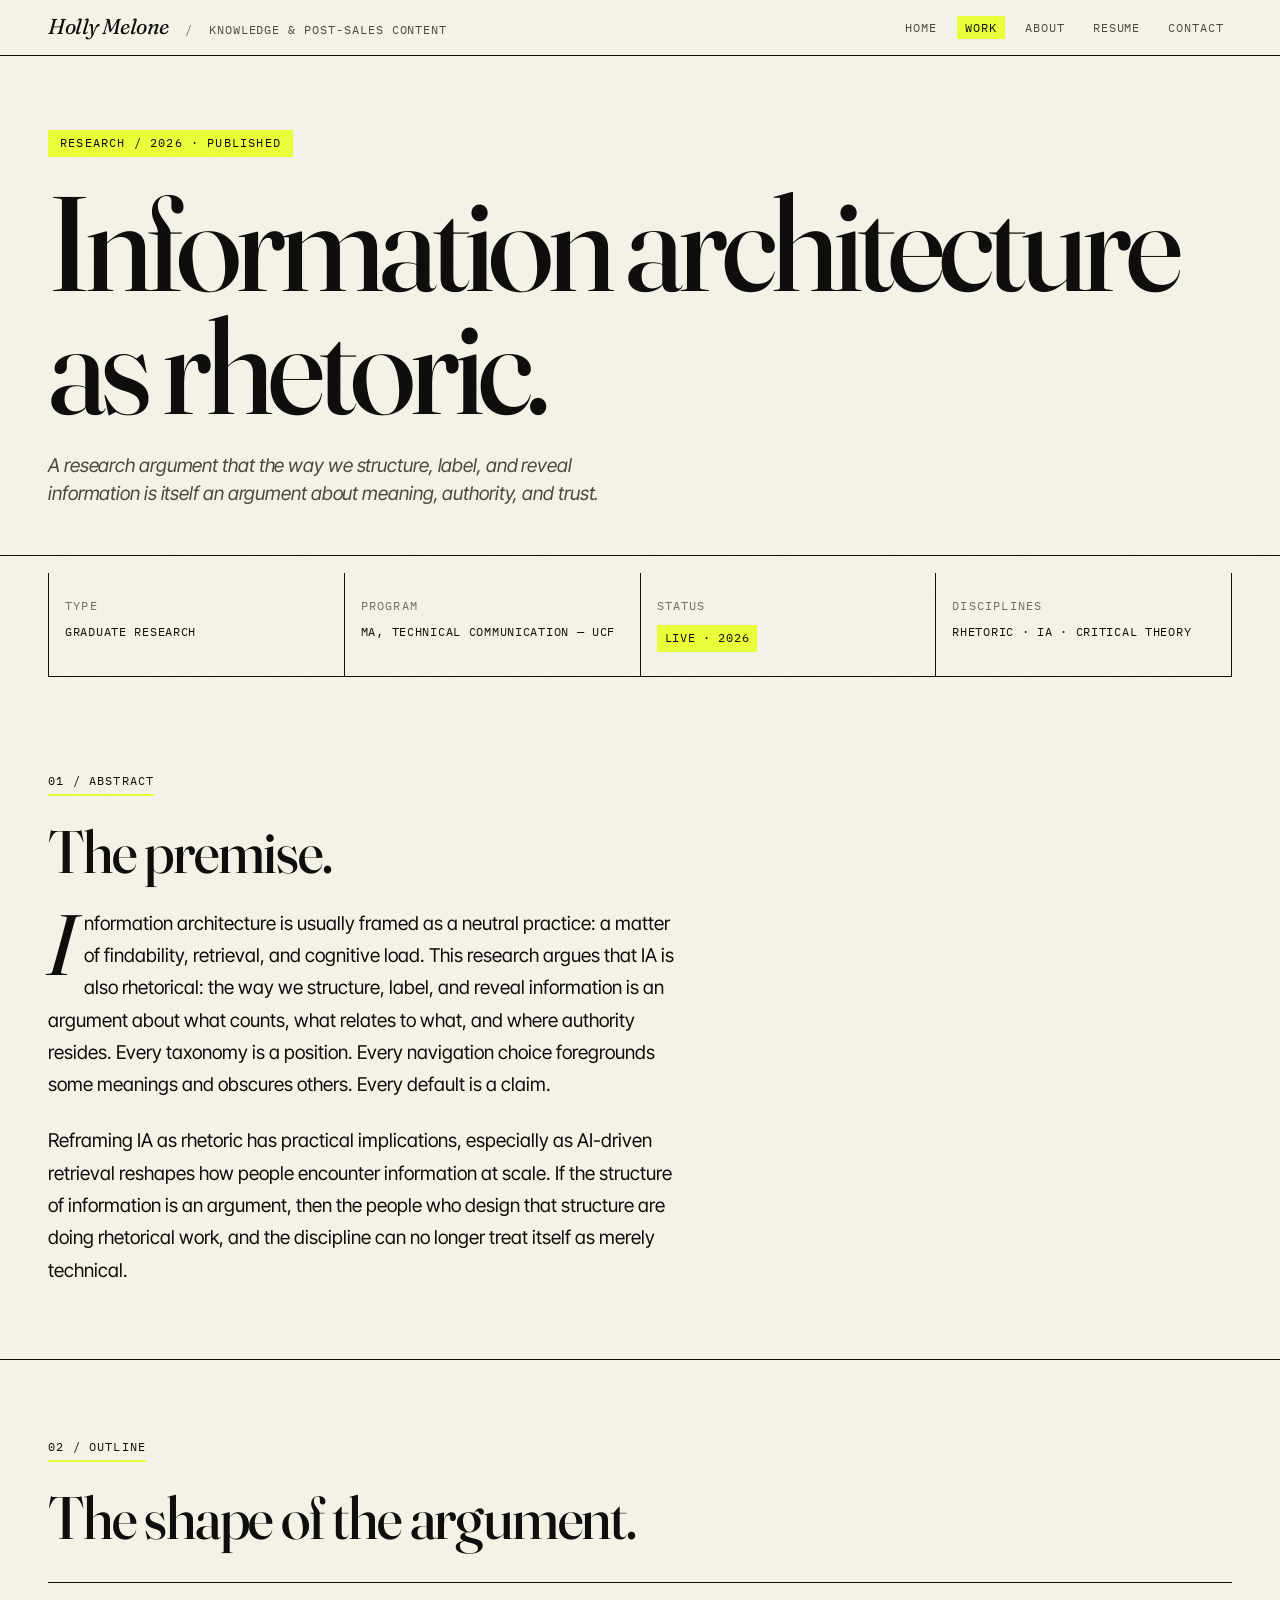
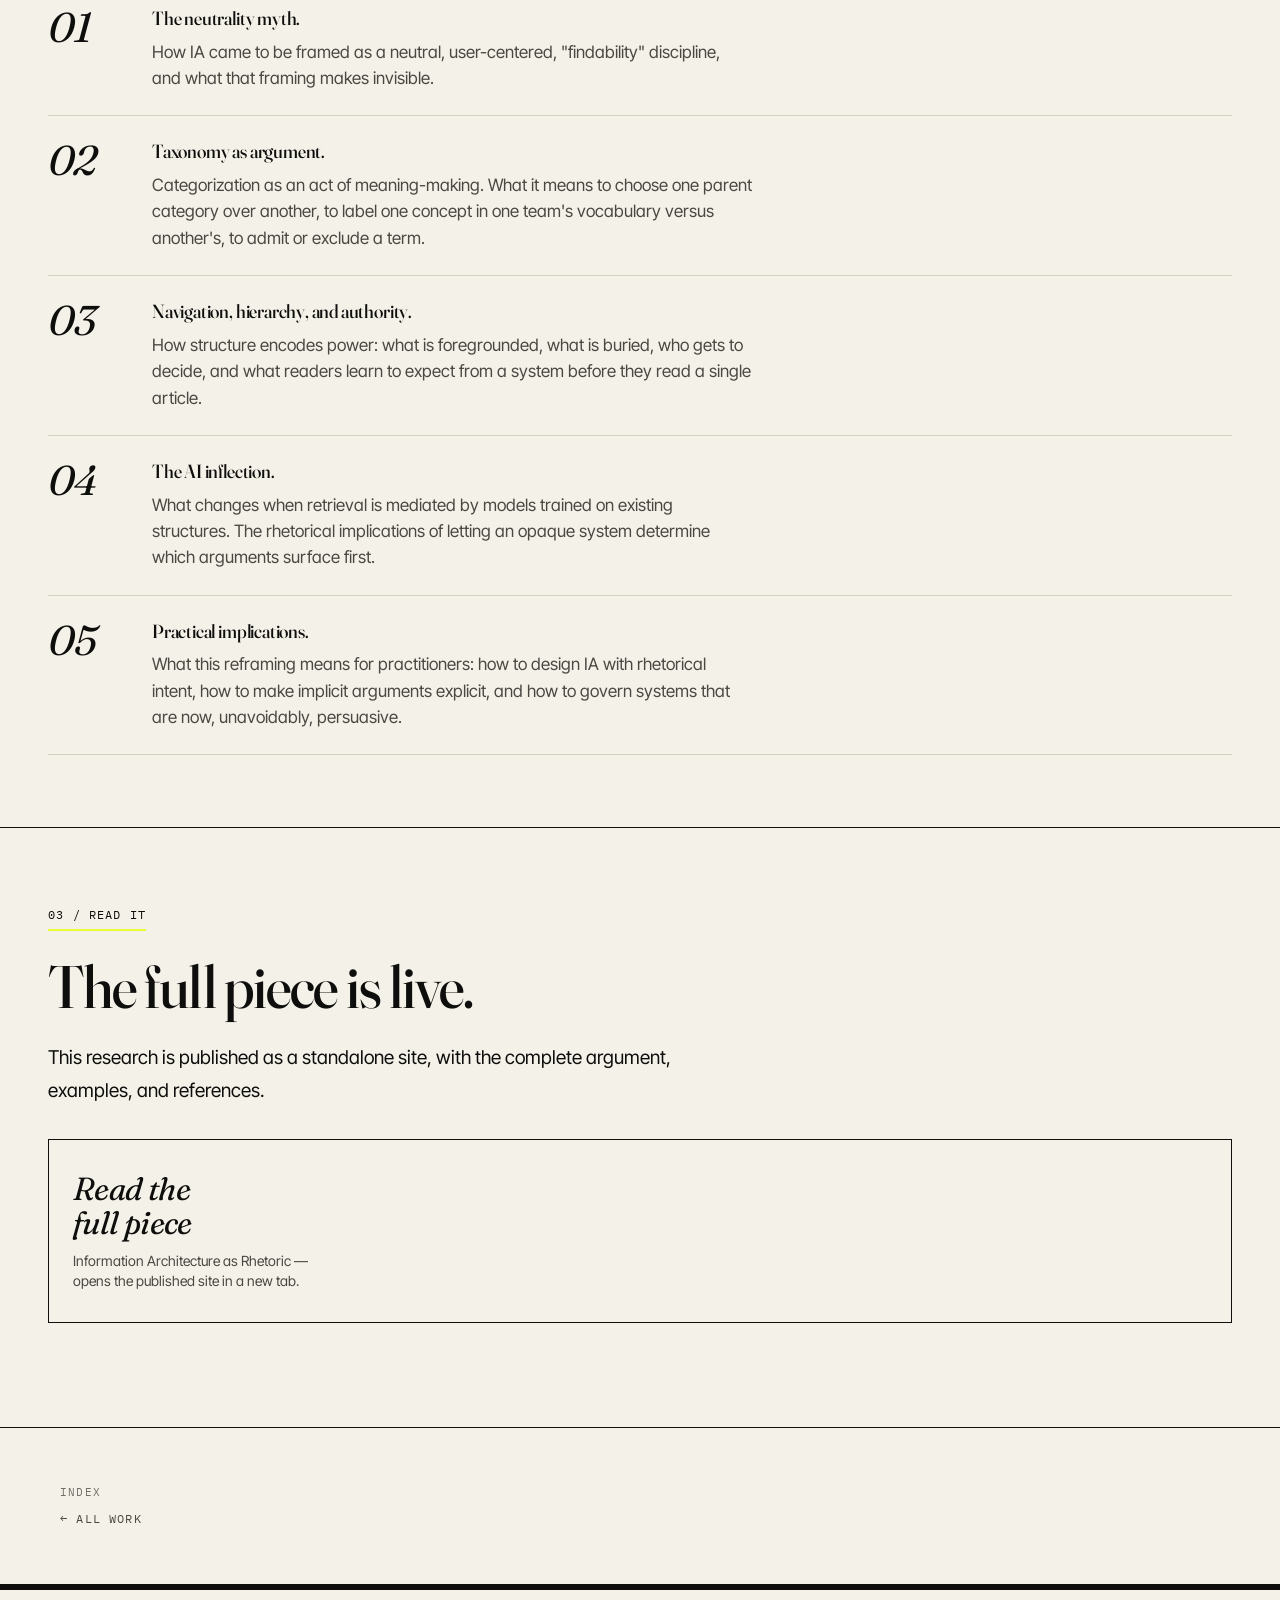
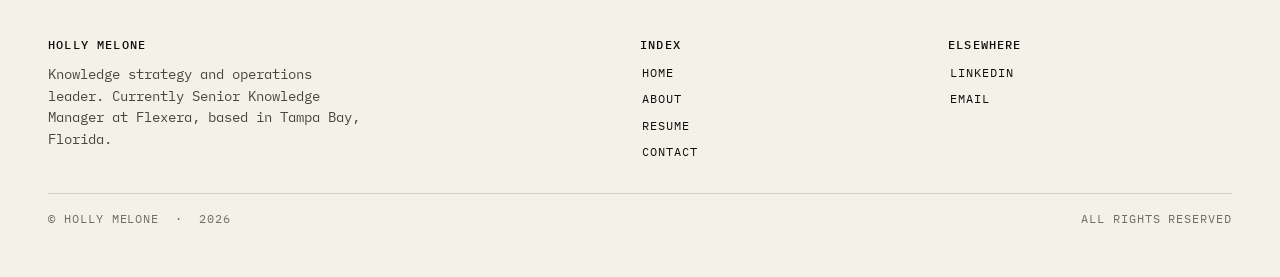
<file: work/ia-rhetoric.html>
<!doctype html>
<html lang="en">
<head>
  <meta charset="utf-8" />
  <meta name="viewport" content="width=device-width, initial-scale=1" />
  <title>Information Architecture as Rhetoric &mdash; Holly Melone</title>
  <meta name="description" content="A research piece arguing that information architecture is a rhetorical practice, the structure of information is itself an argument." />
  <link rel="preconnect" href="https://fonts.googleapis.com" />
  <link rel="preconnect" href="https://fonts.gstatic.com" crossorigin />
  <link href="https://fonts.googleapis.com/css2?family=Fraunces:ital,opsz,wght@0,9..144,400..600;1,9..144,400..600&family=Inter+Tight:ital,wght@0,400;0,500;0,600;1,400;1,500&family=IBM+Plex+Mono:wght@400;500&display=swap" rel="stylesheet" />
  <link rel="stylesheet" href="../css/style.css" />
  <link rel="icon" href="data:image/svg+xml,%3Csvg xmlns='http://www.w3.org/2000/svg' viewBox='0 0 100 100'%3E%3Crect width='100' height='100' fill='%23F4F1E8'/%3E%3Crect x='10' y='10' width='80' height='80' fill='%23E8FF3A'/%3E%3Ctext x='50' y='70' text-anchor='middle' font-family='Georgia,serif' font-size='62' fill='%230E0E0C' font-style='italic'%3Ehm%3C/text%3E%3C/svg%3E" />
</head>
<body>
  <a class="skip" href="#main">Skip to content</a>

  <header class="masthead">
    <div class="wrap row">
      <a class="brand" href="../index.html" aria-label="Holly Melone home">
        <strong>Holly Melone</strong>
        <span class="pipe">/</span>
        <span class="tag-line">Knowledge &amp; Post-Sales Content</span>
      </a>
      <nav aria-label="Primary">
        <ul>
          <li><a href="../index.html">Home</a></li>
          <li><a href="./" aria-current="page">Work</a></li>
          <li><a href="../about.html">About</a></li>
          <li><a href="../resume.html">Resume</a></li>
          <li><a href="../contact.html">Contact</a></li>
        </ul>
      </nav>
    </div>
  </header>

  <main id="main">

    <article>

      <header class="wrap cs-head">
        <span class="kicker">Research / 2026 · Published</span>
        <h1>Information architecture as rhetoric.</h1>
        <p class="deck">A research argument that the way we structure, label, and reveal information is itself an argument about meaning, authority, and trust.</p>
      </header>

      <section class="wrap">
        <dl class="cs-meta">
          <div>
            <dt>Type</dt>
            <dd>Graduate research</dd>
          </div>
          <div>
            <dt>Program</dt>
            <dd>MA, Technical Communication &mdash; UCF</dd>
          </div>
          <div>
            <dt>Status</dt>
            <dd class="accent">Live · 2026</dd>
          </div>
          <div>
            <dt>Disciplines</dt>
            <dd>Rhetoric · IA · Critical theory</dd>
          </div>
        </dl>
      </section>

      <!-- ============ ABSTRACT ============ -->
      <section class="wrap cs-section">
        <span class="label">01 / Abstract</span>
        <h2>The premise.</h2>
        <div class="prose">
          <p class="drop">
            Information architecture is usually framed as a neutral practice: a matter of findability, retrieval, and cognitive load. This research argues that IA is also rhetorical: the way we structure, label, and reveal information is an argument about what counts, what relates to what, and where authority resides. Every taxonomy is a position. Every navigation choice foregrounds some meanings and obscures others. Every default is a claim.
          </p>
          <p>
            Reframing IA as rhetoric has practical implications, especially as AI-driven retrieval reshapes how people encounter information at scale. If the structure of information is an argument, then the people who design that structure are doing rhetorical work, and the discipline can no longer treat itself as merely technical.
          </p>
        </div>
      </section>

      <!-- ============ OUTLINE ============ -->
      <section class="wrap cs-section">
        <span class="label">02 / Outline</span>
        <h2>The shape of the argument.</h2>

        <ol class="approach-list">
          <li>
            <div>
              <h4>The neutrality myth.</h4>
              <p>How IA came to be framed as a neutral, user-centered, "findability" discipline, and what that framing makes invisible.</p>
            </div>
          </li>
          <li>
            <div>
              <h4>Taxonomy as argument.</h4>
              <p>Categorization as an act of meaning-making. What it means to choose one parent category over another, to label one concept in one team's vocabulary versus another's, to admit or exclude a term.</p>
            </div>
          </li>
          <li>
            <div>
              <h4>Navigation, hierarchy, and authority.</h4>
              <p>How structure encodes power: what is foregrounded, what is buried, who gets to decide, and what readers learn to expect from a system before they read a single article.</p>
            </div>
          </li>
          <li>
            <div>
              <h4>The AI inflection.</h4>
              <p>What changes when retrieval is mediated by models trained on existing structures. The rhetorical implications of letting an opaque system determine which arguments surface first.</p>
            </div>
          </li>
          <li>
            <div>
              <h4>Practical implications.</h4>
              <p>What this reframing means for practitioners: how to design IA with rhetorical intent, how to make implicit arguments explicit, and how to govern systems that are now, unavoidably, persuasive.</p>
            </div>
          </li>
        </ol>
      </section>

      <!-- ============ READ IT ============ -->
      <section class="wrap cs-section">
        <span class="label">03 / Read it</span>
        <h2>The full piece is live.</h2>
        <div class="prose">
          <p>This research is published as a standalone site, with the complete argument, examples, and references.</p>
        </div>
        <div class="outcomes">
          <a class="stat" href="https://hmelone.github.io/ia-as-rhetoric/" target="_blank" rel="noopener" style="text-decoration: none;">
            <div class="figure text-figure">Read the<br>full piece</div>
            <p>Information Architecture as Rhetoric &mdash; opens the published site in a new tab.</p>
          </a>
        </div>
      </section>

            <nav class="wrap cs-nav" aria-label="Page navigation">
        <a href="./">
          <span class="label-small">Index</span>
          ← All work
        </a>
      </nav>

    </article>

  </main>

  <footer class="colophon">
    <div class="wrap">
      <div class="row">
        <div>
          <h4>Holly Melone</h4>
          <p>Knowledge strategy and operations leader. Currently Senior Knowledge Manager at Flexera, based in Tampa Bay, Florida.</p>
        </div>
        <div>
          <h4>Index</h4>
          <ul>
            <li><a href="../index.html">Home</a></li>
            <li><a href="../about.html">About</a></li>
            <li><a href="../resume.html">Resume</a></li>
            <li><a href="../contact.html">Contact</a></li>
          </ul>
        </div>
        <div>
          <h4>Elsewhere</h4>
          <ul>
            <li><a href="https://www.linkedin.com/in/holly-melone/">LinkedIn</a></li>
            <li><a href="mailto:hollymelone@yahoo.com">Email</a></li>
          </ul>
        </div>
      </div>
      <div class="copy">
        <span>© Holly Melone &nbsp;·&nbsp; <span class="year">2026</span></span>
        <span>All rights reserved</span>
      </div>
    </div>
  </footer>

  <script src="../js/main.js"></script>
  <script>document.querySelectorAll(".year").forEach(function(e){e.textContent=new Date().getFullYear();});</script>
</body>
</html>
</file>
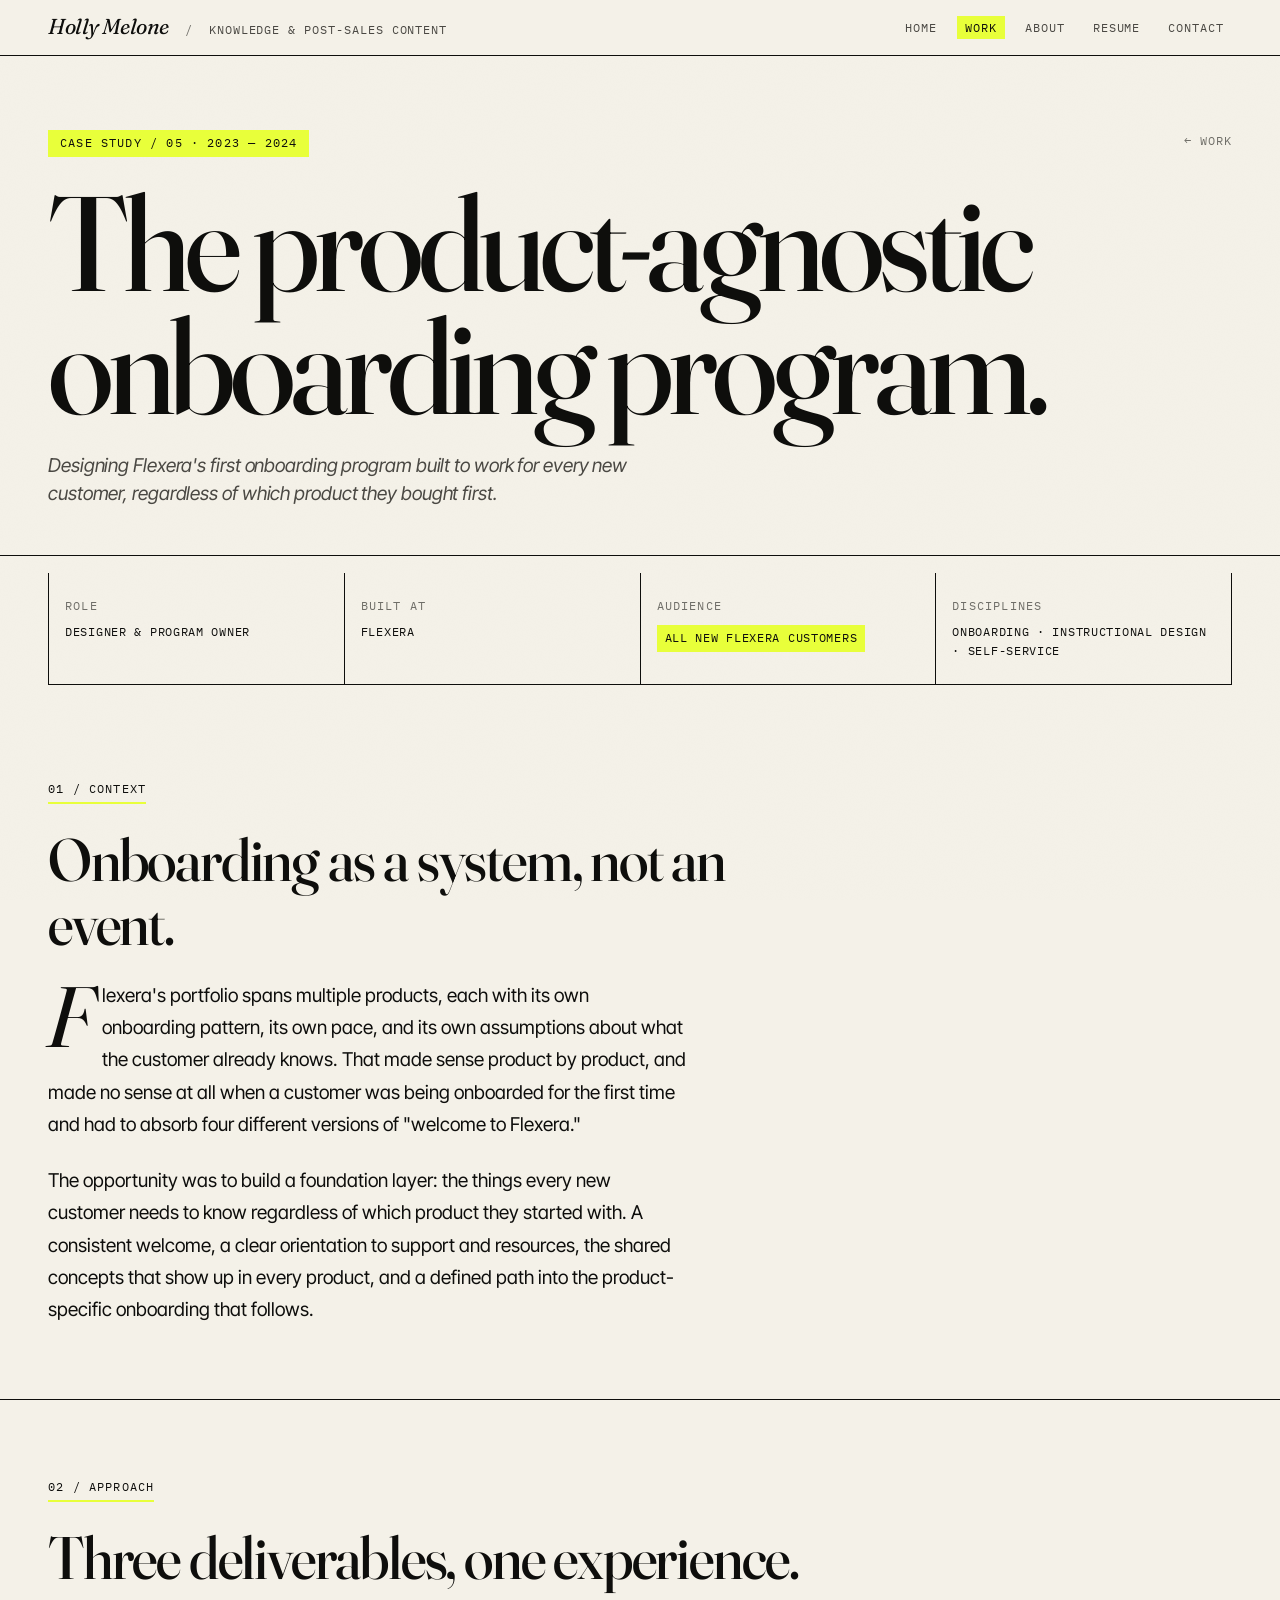
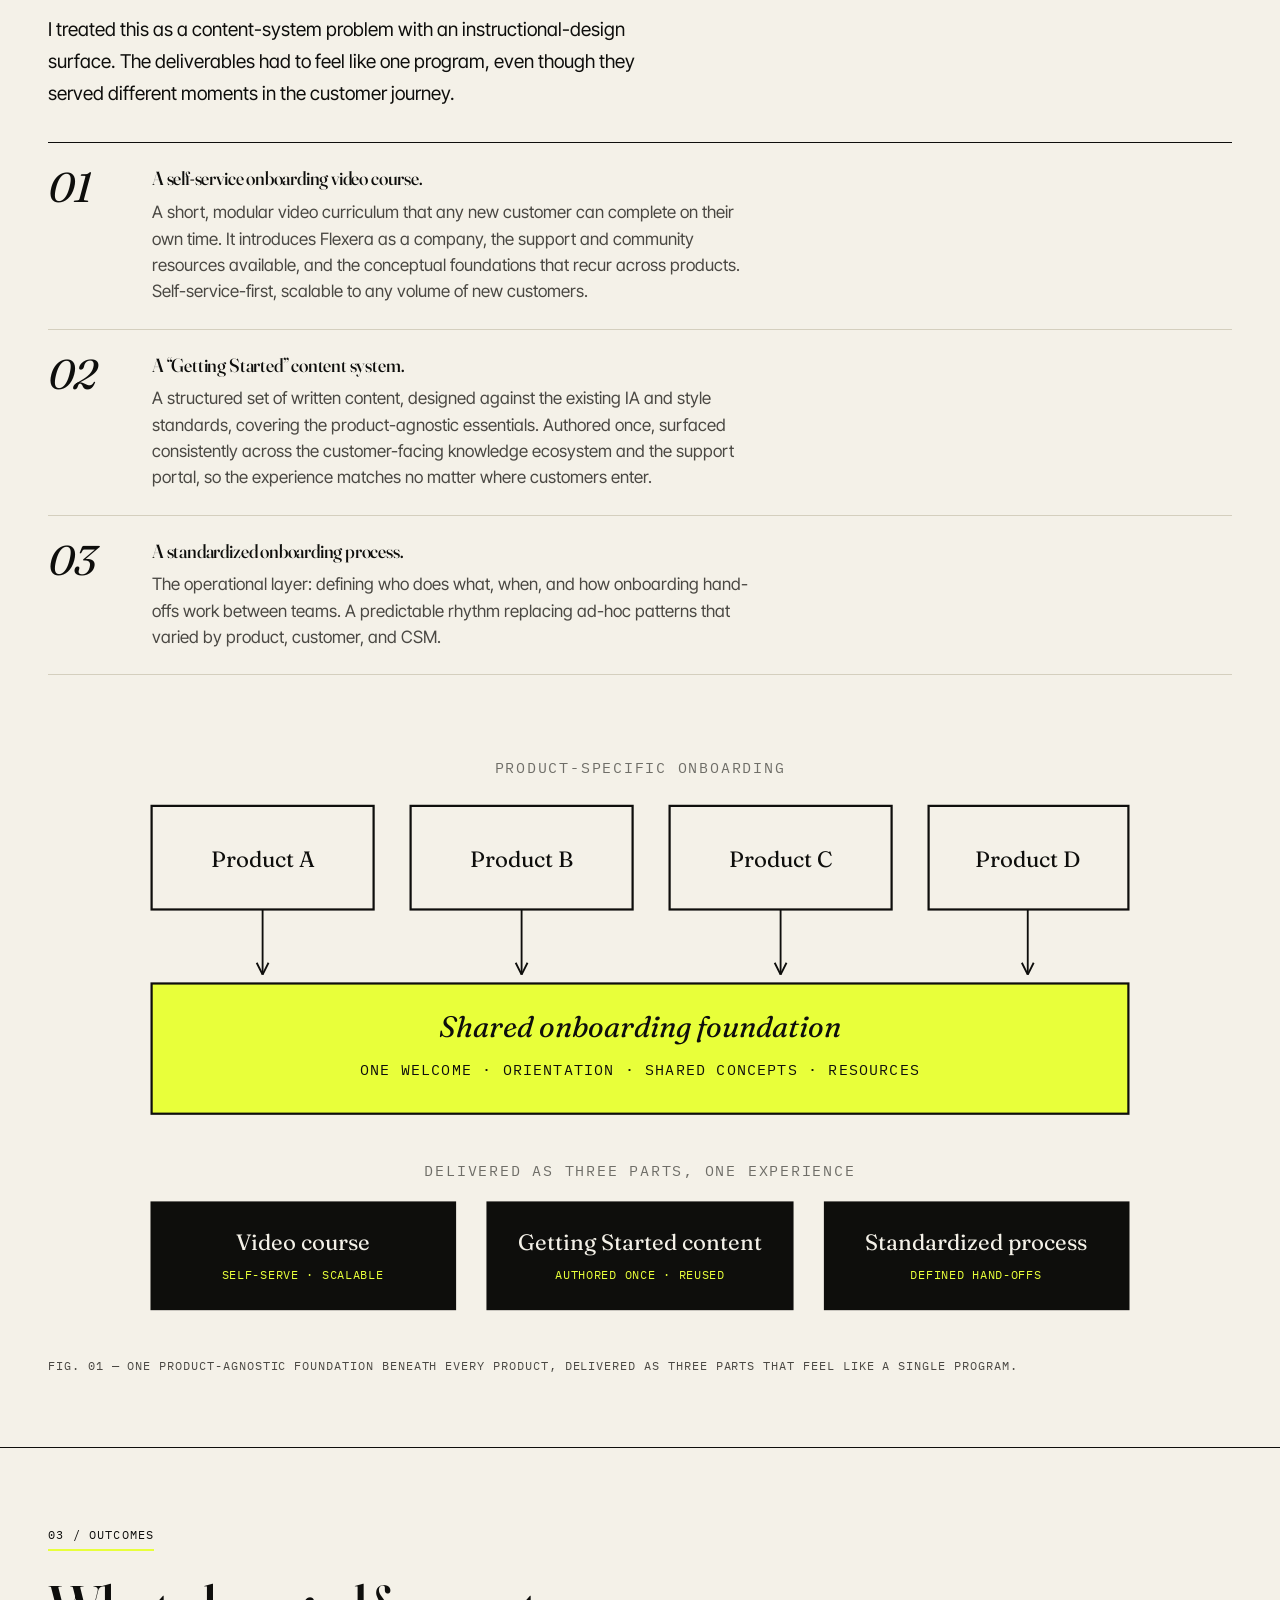
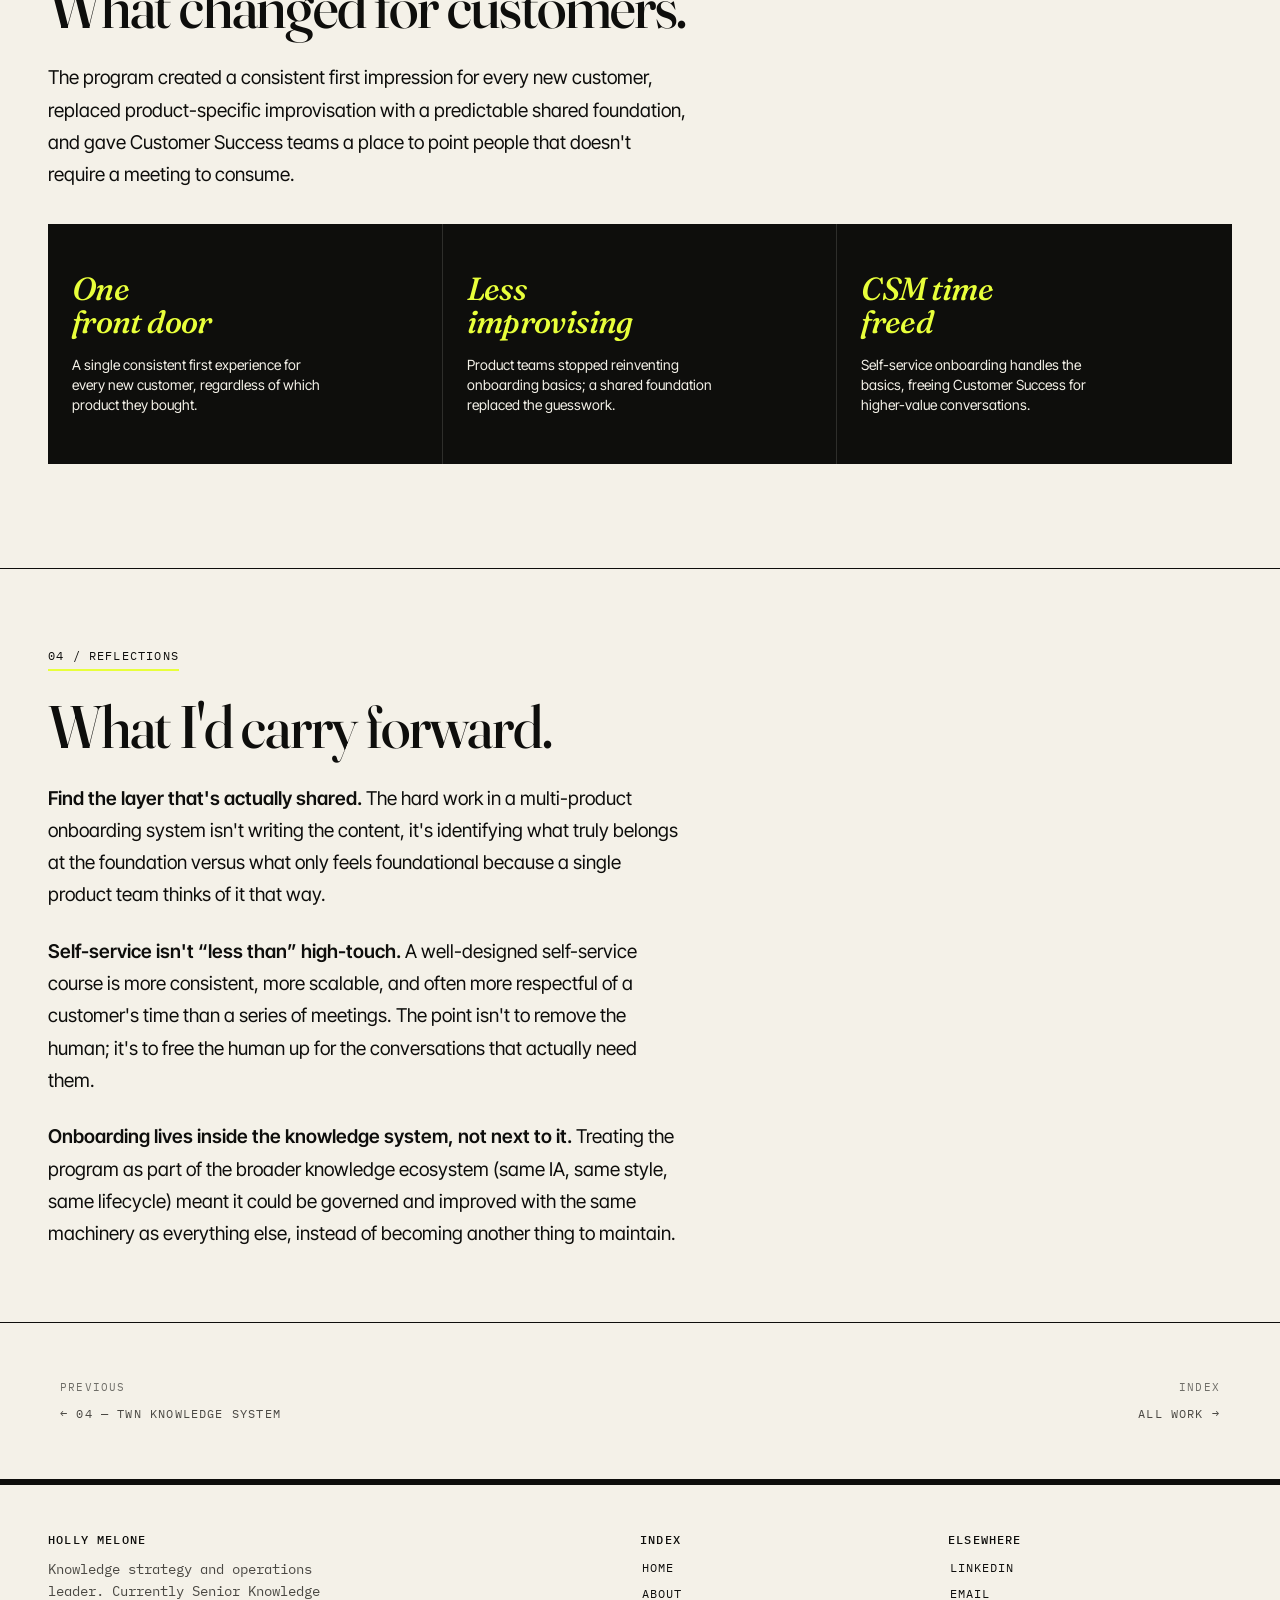
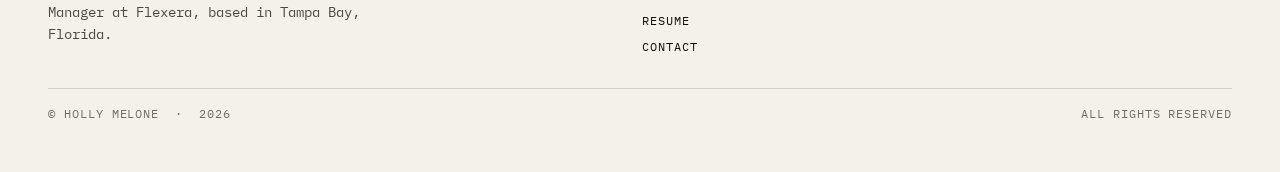
<file: work/onboarding.html>
<!doctype html>
<html lang="en">
<head>
  <meta charset="utf-8" />
  <meta name="viewport" content="width=device-width, initial-scale=1" />
  <title>The Product-Agnostic Onboarding Program &mdash; Holly Melone</title>
  <meta name="description" content="Designing Flexera's first product-agnostic customer onboarding program, a self-service video course and standardized onboarding system." />
  <link rel="preconnect" href="https://fonts.googleapis.com" />
  <link rel="preconnect" href="https://fonts.gstatic.com" crossorigin />
  <link href="https://fonts.googleapis.com/css2?family=Fraunces:ital,opsz,wght@0,9..144,400..600;1,9..144,400..600&family=Inter+Tight:ital,wght@0,400;0,500;0,600;1,400;1,500&family=IBM+Plex+Mono:wght@400;500&display=swap" rel="stylesheet" />
  <link rel="stylesheet" href="../css/style.css" />
  <link rel="icon" href="data:image/svg+xml,%3Csvg xmlns='http://www.w3.org/2000/svg' viewBox='0 0 100 100'%3E%3Crect width='100' height='100' fill='%23F4F1E8'/%3E%3Crect x='10' y='10' width='80' height='80' fill='%23E8FF3A'/%3E%3Ctext x='50' y='70' text-anchor='middle' font-family='Georgia,serif' font-size='62' fill='%230E0E0C' font-style='italic'%3Ehm%3C/text%3E%3C/svg%3E" />
</head>
<body>
  <a class="skip" href="#main">Skip to content</a>

  <header class="masthead">
    <div class="wrap row">
      <a class="brand" href="../index.html" aria-label="Holly Melone home">
        <strong>Holly Melone</strong>
        <span class="pipe">/</span>
        <span class="tag-line">Knowledge &amp; Post-Sales Content</span>
      </a>
      <nav aria-label="Primary">
        <ul>
          <li><a href="../index.html">Home</a></li>
          <li><a href="./" aria-current="page">Work</a></li>
          <li><a href="../about.html">About</a></li>
          <li><a href="../resume.html">Resume</a></li>
          <li><a href="../contact.html">Contact</a></li>
        </ul>
      </nav>
    </div>
  </header>

  <main id="main">

    <article>

      <header class="wrap cs-head">
        <a class="cs-back" href="./"><span class="arrow-back" aria-hidden="true">&larr;</span> Work</a>
        <span class="kicker">Case Study / 05 · 2023 &mdash; 2024</span>
        <h1>The product-agnostic onboarding program.</h1>
        <p class="deck">Designing Flexera's first onboarding program built to work for <em>every</em> new customer, regardless of which product they bought first.</p>
      </header>

      <section class="wrap">
        <dl class="cs-meta">
          <div>
            <dt>Role</dt>
            <dd>Designer &amp; program owner</dd>
          </div>
          <div>
            <dt>Built at</dt>
            <dd>Flexera</dd>
          </div>
          <div>
            <dt>Audience</dt>
            <dd class="accent">All new Flexera customers</dd>
          </div>
          <div>
            <dt>Disciplines</dt>
            <dd>Onboarding · Instructional design · Self-service</dd>
          </div>
        </dl>
      </section>

      <!-- ============ CONTEXT ============ -->
      <section class="wrap cs-section">
        <span class="label">01 / Context</span>
        <h2>Onboarding as a system, not an event.</h2>
        <div class="prose">
          <p class="drop">
            Flexera's portfolio spans multiple products, each with its own onboarding pattern, its own pace, and its own assumptions about what the customer already knows. That made sense product by product, and made no sense at all when a customer was being onboarded for the first time and had to absorb four different versions of "welcome to Flexera."
          </p>
          <p>
            The opportunity was to build a foundation layer: the things every new customer needs to know regardless of which product they started with. A consistent welcome, a clear orientation to support and resources, the shared concepts that show up in every product, and a defined path into the product-specific onboarding that follows.
          </p>
        </div>
      </section>

      <!-- ============ APPROACH ============ -->
      <section class="wrap cs-section">
        <span class="label">02 / Approach</span>
        <h2>Three deliverables, one experience.</h2>
        <div class="prose">
          <p>I treated this as a content-system problem with an instructional-design surface. The deliverables had to feel like one program, even though they served different moments in the customer journey.</p>
        </div>

        <ol class="approach-list">
          <li>
            <div>
              <h4>A self-service onboarding video course.</h4>
              <p>A short, modular video curriculum that any new customer can complete on their own time. It introduces Flexera as a company, the support and community resources available, and the conceptual foundations that recur across products. Self-service-first, scalable to any volume of new customers.</p>
            </div>
          </li>
          <li>
            <div>
              <h4>A &ldquo;Getting Started&rdquo; content system.</h4>
              <p>A structured set of written content, designed against the existing IA and style standards, covering the product-agnostic essentials. Authored once, surfaced consistently across the customer-facing knowledge ecosystem and the support portal, so the experience matches no matter where customers enter.</p>
            </div>
          </li>
          <li>
            <div>
              <h4>A standardized onboarding process.</h4>
              <p>The operational layer: defining who does what, when, and how onboarding hand-offs work between teams. A predictable rhythm replacing ad-hoc patterns that varied by product, customer, and CSM.</p>
            </div>
          </li>
        </ol>

        <figure style="margin: var(--s-7) 0 0;">
          <svg viewBox="0 0 800 420" xmlns="http://www.w3.org/2000/svg" role="img" aria-labelledby="onb-title onb-desc" style="width: 100%; height: auto; max-width: 100%;">
            <title id="onb-title">The onboarding foundation layer</title>
            <desc id="onb-desc">A shared, product-agnostic onboarding foundation sits beneath every product. Each product's specific onboarding builds on the same consistent base of welcome, orientation, shared concepts, and resources.</desc>

            <!-- Product-specific columns on top -->
            <text x="400" y="34" text-anchor="middle" font-family="IBM Plex Mono, monospace" font-size="10" letter-spacing="0.12em" fill="#6F6E68">PRODUCT-SPECIFIC ONBOARDING</text>
            <g font-family="Fraunces, Georgia, serif" font-size="15" fill="#0E0E0C">
              <g><rect x="70" y="56" width="150" height="70" fill="#F4F1E8" stroke="#0E0E0C" stroke-width="1.5"/><text x="145" y="97" text-anchor="middle">Product A</text></g>
              <g><rect x="245" y="56" width="150" height="70" fill="#F4F1E8" stroke="#0E0E0C" stroke-width="1.5"/><text x="320" y="97" text-anchor="middle">Product B</text></g>
              <g><rect x="420" y="56" width="150" height="70" fill="#F4F1E8" stroke="#0E0E0C" stroke-width="1.5"/><text x="495" y="97" text-anchor="middle">Product C</text></g>
              <g><rect x="595" y="56" width="135" height="70" fill="#F4F1E8" stroke="#0E0E0C" stroke-width="1.5"/><text x="662" y="97" text-anchor="middle">Product D</text></g>
            </g>

            <!-- connectors down to the foundation -->
            <g stroke="#0E0E0C" stroke-width="1.25" fill="none">
              <line x1="145" y1="126" x2="145" y2="170"/><path d="M 145 170 L 141 162 M 145 170 L 149 162"/>
              <line x1="320" y1="126" x2="320" y2="170"/><path d="M 320 170 L 316 162 M 320 170 L 324 162"/>
              <line x1="495" y1="126" x2="495" y2="170"/><path d="M 495 170 L 491 162 M 495 170 L 499 162"/>
              <line x1="662" y1="126" x2="662" y2="170"/><path d="M 662 170 L 658 162 M 662 170 L 666 162"/>
            </g>

            <!-- The shared foundation (wide, accent) -->
            <g>
              <rect x="70" y="176" width="660" height="88" fill="#E8FF3A" stroke="#0E0E0C" stroke-width="1.5"/>
              <text x="400" y="212" text-anchor="middle" font-family="Fraunces, Georgia, serif" font-size="20" font-style="italic" fill="#0E0E0C">Shared onboarding foundation</text>
              <text x="400" y="238" text-anchor="middle" font-family="IBM Plex Mono, monospace" font-size="10" letter-spacing="0.08em" fill="#0E0E0C">ONE WELCOME · ORIENTATION · SHARED CONCEPTS · RESOURCES</text>
            </g>

            <!-- Three deliverables underneath -->
            <text x="400" y="306" text-anchor="middle" font-family="IBM Plex Mono, monospace" font-size="10" letter-spacing="0.12em" fill="#6F6E68">DELIVERED AS THREE PARTS, ONE EXPERIENCE</text>
            <g font-family="Inter Tight, sans-serif" font-size="13" fill="#0E0E0C">
              <g><rect x="70" y="324" width="205" height="72" fill="#0E0E0C" stroke="#0E0E0C" stroke-width="1.5"/><text x="172" y="356" text-anchor="middle" font-family="Fraunces, Georgia, serif" font-size="15" fill="#F4F1E8">Video course</text><text x="172" y="376" text-anchor="middle" font-family="IBM Plex Mono, monospace" font-size="8" letter-spacing="0.06em" fill="#E8FF3A">SELF-SERVE · SCALABLE</text></g>
              <g><rect x="297" y="324" width="206" height="72" fill="#0E0E0C" stroke="#0E0E0C" stroke-width="1.5"/><text x="400" y="356" text-anchor="middle" font-family="Fraunces, Georgia, serif" font-size="15" fill="#F4F1E8">Getting Started content</text><text x="400" y="376" text-anchor="middle" font-family="IBM Plex Mono, monospace" font-size="8" letter-spacing="0.06em" fill="#E8FF3A">AUTHORED ONCE · REUSED</text></g>
              <g><rect x="525" y="324" width="205" height="72" fill="#0E0E0C" stroke="#0E0E0C" stroke-width="1.5"/><text x="627" y="356" text-anchor="middle" font-family="Fraunces, Georgia, serif" font-size="15" fill="#F4F1E8">Standardized process</text><text x="627" y="376" text-anchor="middle" font-family="IBM Plex Mono, monospace" font-size="8" letter-spacing="0.06em" fill="#E8FF3A">DEFINED HAND-OFFS</text></g>
            </g>
          </svg>
          <figcaption style="font-family: var(--mono); font-size: var(--t-mono); text-transform: uppercase; letter-spacing: 0.08em; color: var(--ink-2); margin-top: var(--s-3);">Fig. 01 &mdash; One product-agnostic foundation beneath every product, delivered as three parts that feel like a single program.</figcaption>
        </figure>
      </section>

      <!-- ============ OUTCOMES ============ -->
      <section class="wrap cs-section">
        <span class="label">03 / Outcomes</span>
        <h2>What changed for customers.</h2>
        <div class="prose">
          <p>The program created a consistent first impression for every new customer, replaced product-specific improvisation with a predictable shared foundation, and gave Customer Success teams a place to point people that doesn't require a meeting to consume.</p>
        </div>

        <div class="outcomes outcomes--hero">
          <div class="stat">
            <div class="figure text-figure">One<br>front door</div>
            <p>A single consistent first experience for every new customer, regardless of which product they bought.</p>
          </div>
          <div class="stat">
            <div class="figure text-figure">Less<br>improvising</div>
            <p>Product teams stopped reinventing onboarding basics; a shared foundation replaced the guesswork.</p>
          </div>
          <div class="stat">
            <div class="figure text-figure">CSM time<br>freed</div>
            <p>Self-service onboarding handles the basics, freeing Customer Success for higher-value conversations.</p>
          </div>
        </div>
      </section>

      <!-- ============ REFLECTIONS ============ -->
      <section class="wrap cs-section">
        <span class="label">04 / Reflections</span>
        <h2>What I'd carry forward.</h2>
        <div class="prose">
          <p>
            <strong>Find the layer that's actually shared.</strong> The hard work in a multi-product onboarding system isn't writing the content, it's identifying what truly belongs at the foundation versus what only feels foundational because a single product team thinks of it that way.
          </p>
          <p>
            <strong>Self-service isn't &ldquo;less than&rdquo; high-touch.</strong> A well-designed self-service course is more consistent, more scalable, and often more respectful of a customer's time than a series of meetings. The point isn't to remove the human; it's to free the human up for the conversations that actually need them.
          </p>
          <p>
            <strong>Onboarding lives inside the knowledge system, not next to it.</strong> Treating the program as part of the broader knowledge ecosystem (same IA, same style, same lifecycle) meant it could be governed and improved with the same machinery as everything else, instead of becoming another thing to maintain.
          </p>
        </div>
      </section>
      <nav class="wrap cs-nav" aria-label="Case study navigation">
        <a href="twn.html">
          <span class="label-small">Previous</span>
          ← 04 &mdash; TWN Knowledge System
        </a>
        <a class="next" href="./">
          <span class="label-small">Index</span>
          All work →
        </a>
      </nav>

    </article>

  </main>

  <footer class="colophon">
    <div class="wrap">
      <div class="row">
        <div>
          <h4>Holly Melone</h4>
          <p>Knowledge strategy and operations leader. Currently Senior Knowledge Manager at Flexera, based in Tampa Bay, Florida.</p>
        </div>
        <div>
          <h4>Index</h4>
          <ul>
            <li><a href="../index.html">Home</a></li>
            <li><a href="../about.html">About</a></li>
            <li><a href="../resume.html">Resume</a></li>
            <li><a href="../contact.html">Contact</a></li>
          </ul>
        </div>
        <div>
          <h4>Elsewhere</h4>
          <ul>
            <li><a href="https://www.linkedin.com/in/holly-melone/">LinkedIn</a></li>
            <li><a href="mailto:hollymelone@yahoo.com">Email</a></li>
          </ul>
        </div>
      </div>
      <div class="copy">
        <span>© Holly Melone &nbsp;·&nbsp; <span class="year">2026</span></span>
        <span>All rights reserved</span>
      </div>
    </div>
  </footer>

  <script src="../js/main.js"></script>
  <script>document.querySelectorAll(".year").forEach(function(e){e.textContent=new Date().getFullYear();});</script>
</body>
</html>
</file>
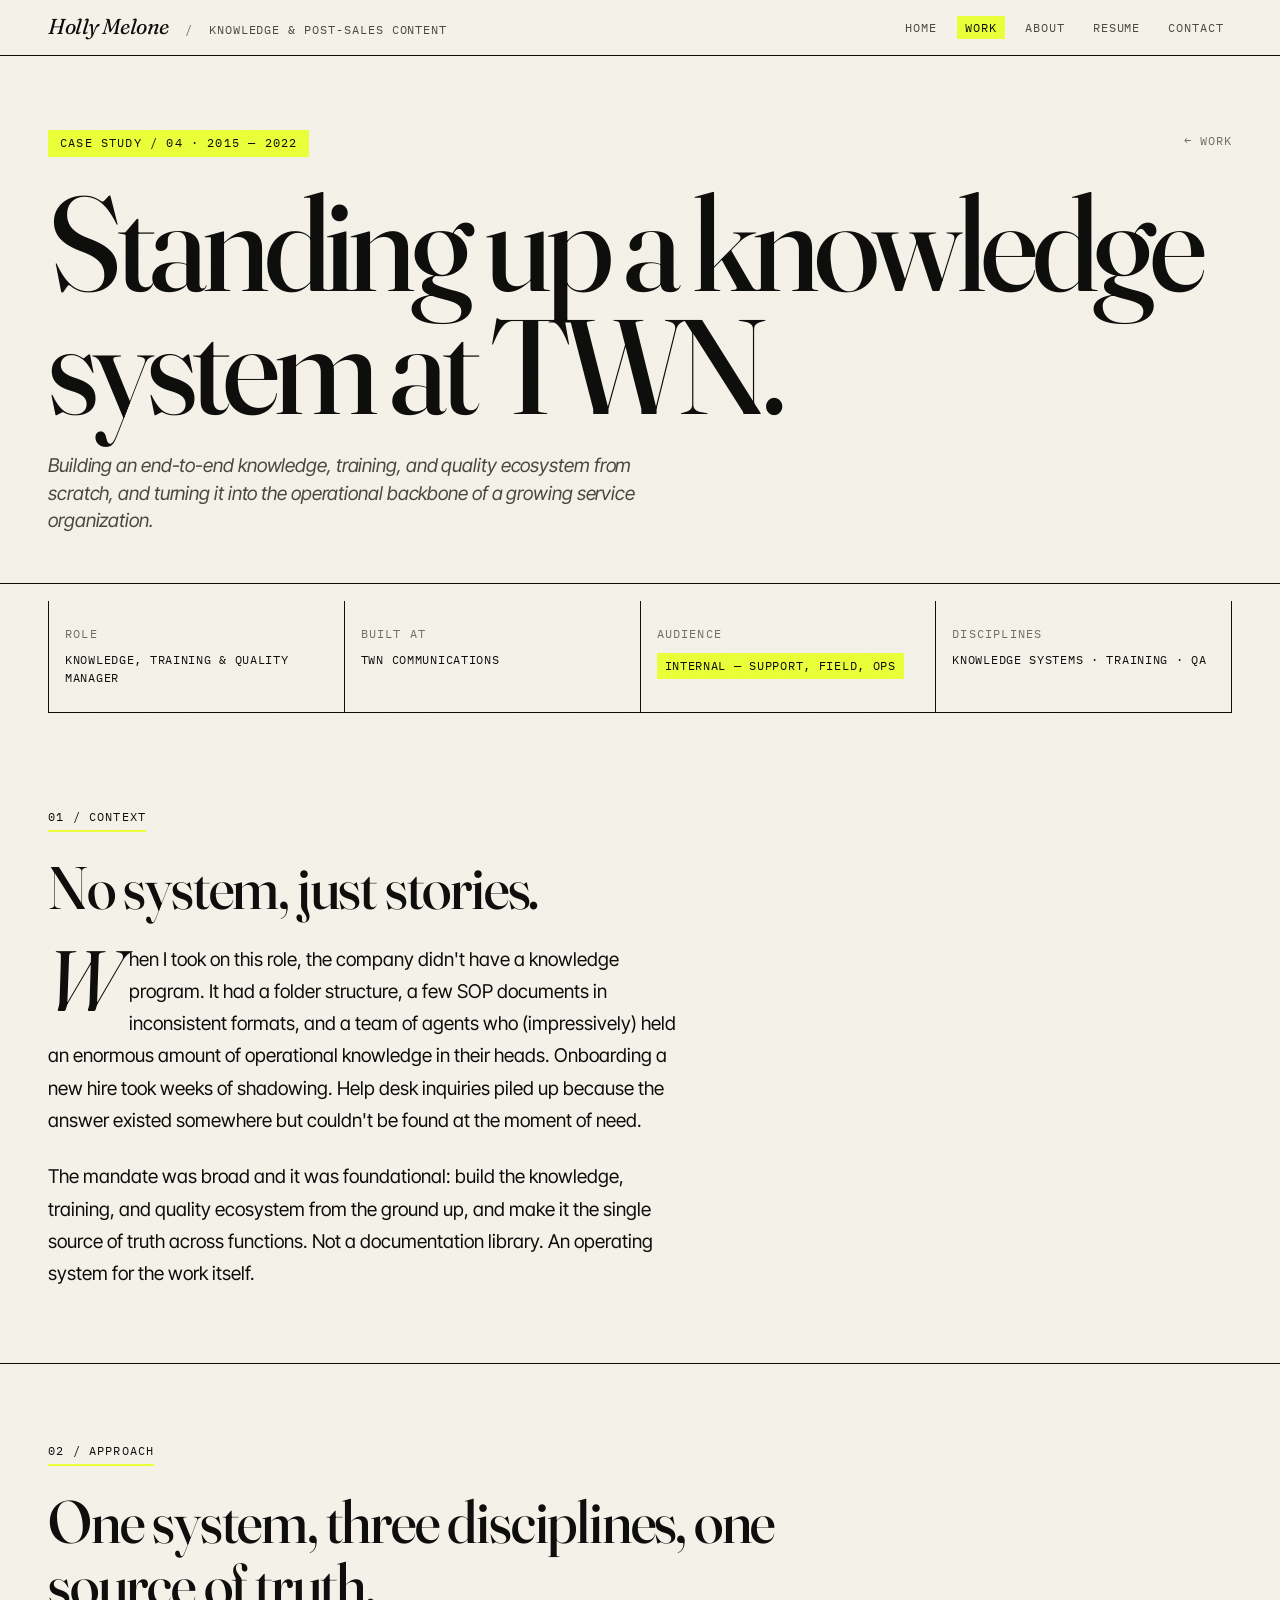
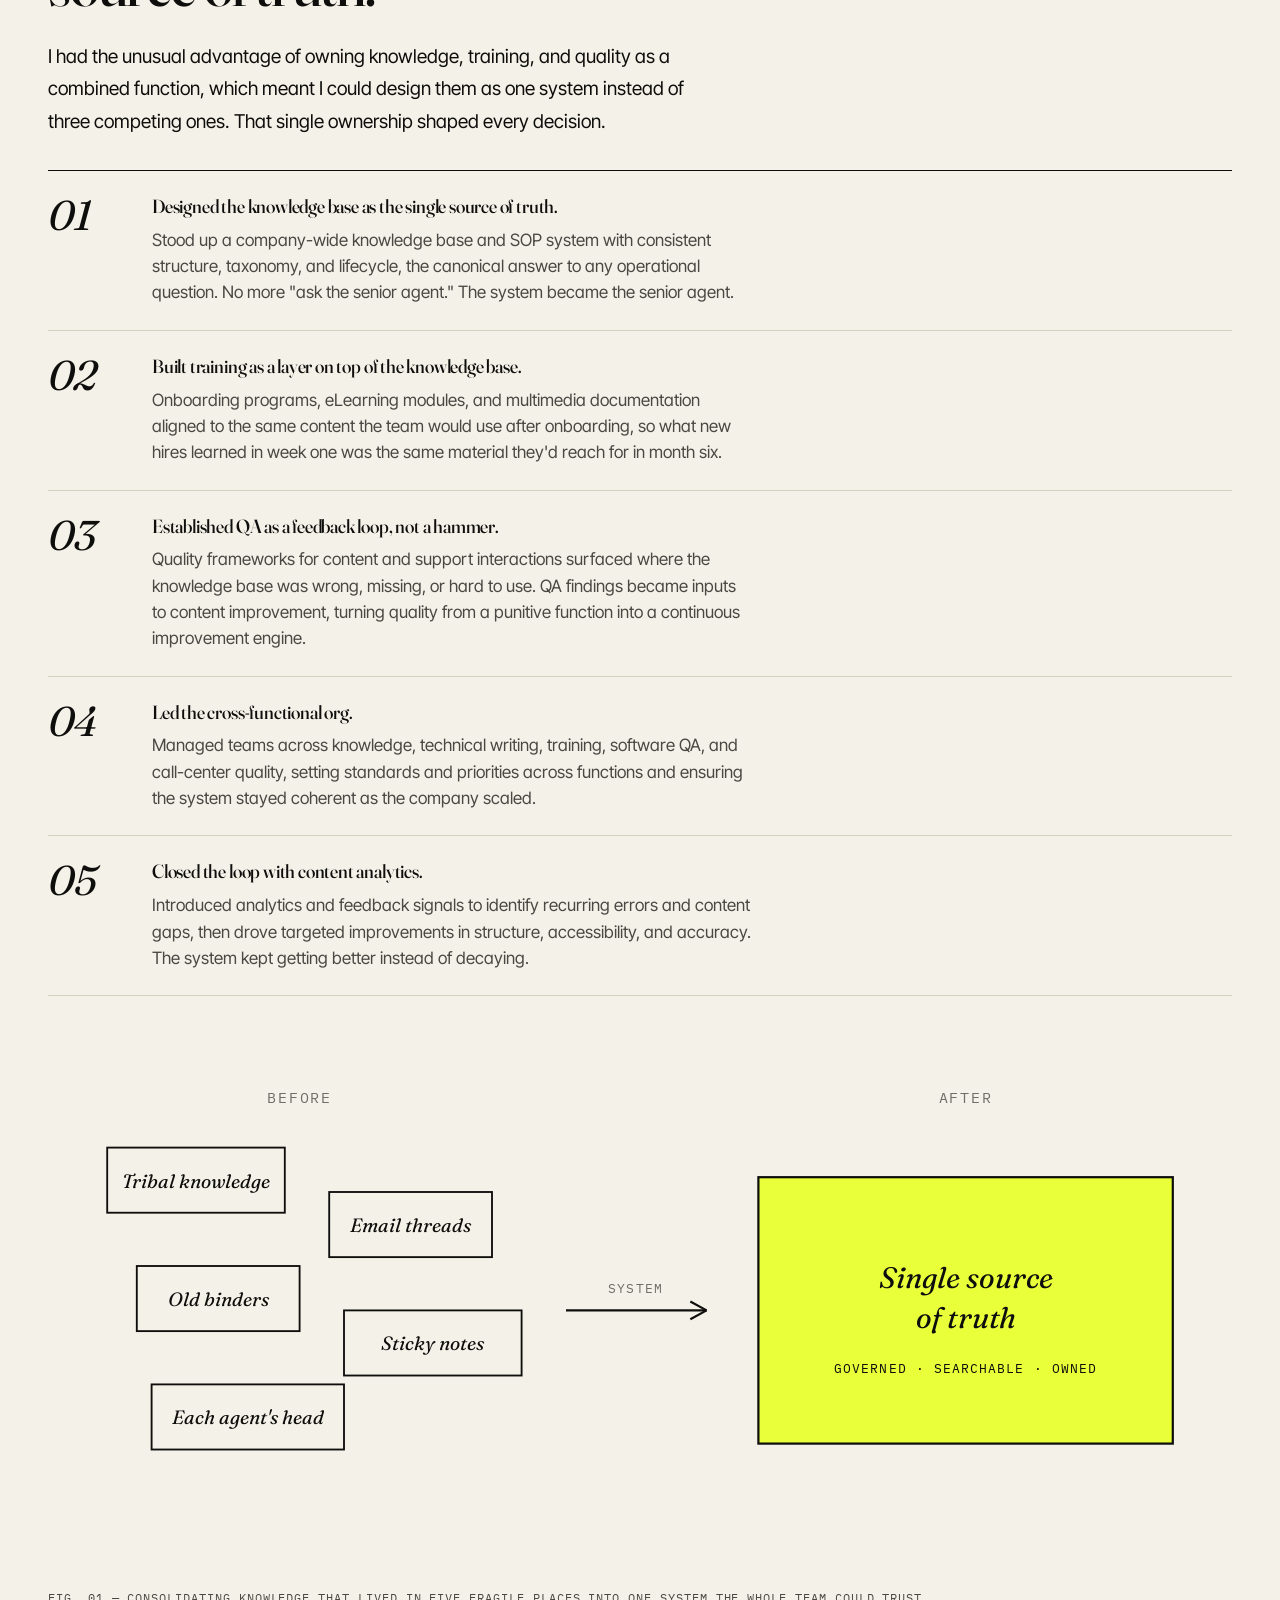
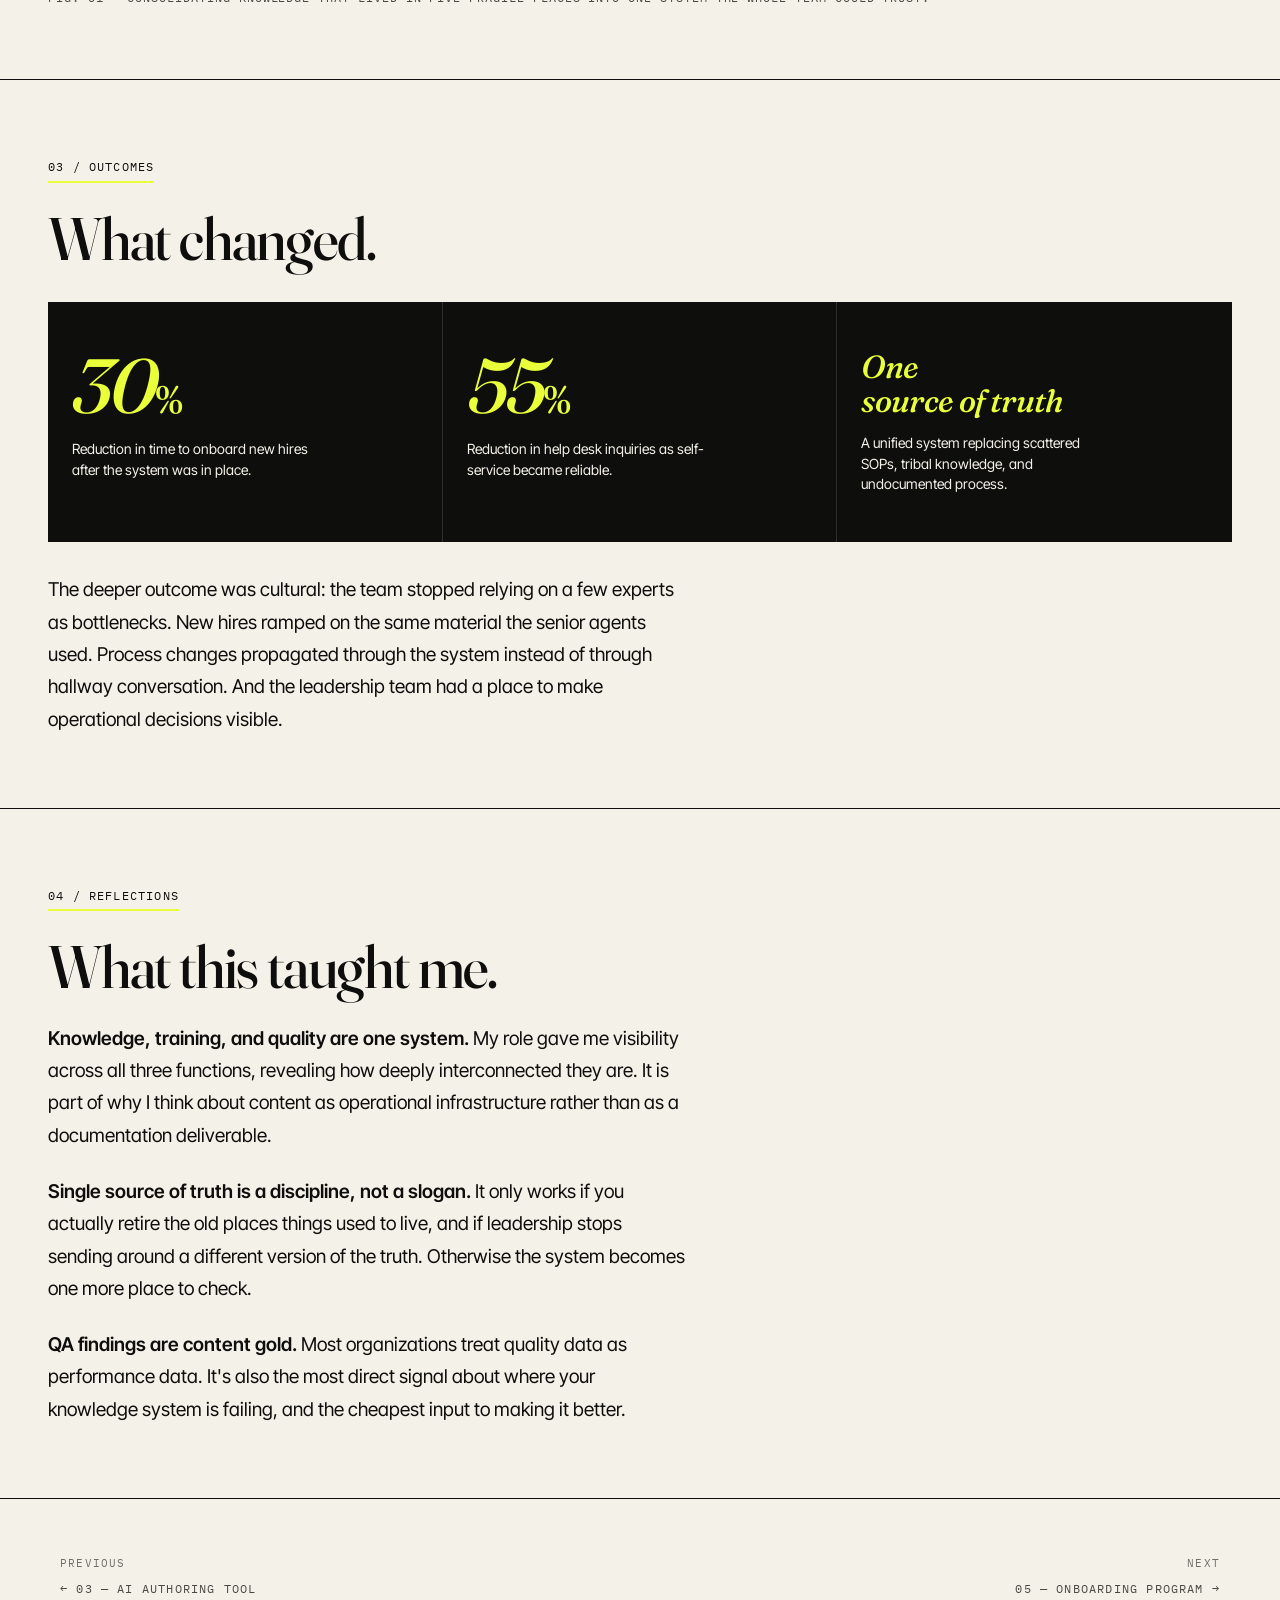
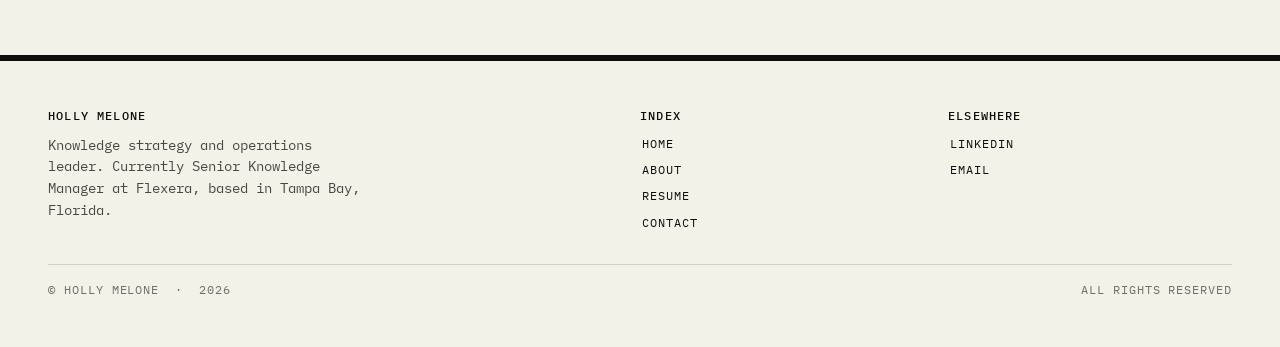
<file: work/twn.html>
<!doctype html>
<html lang="en">
<head>
  <meta charset="utf-8" />
  <meta name="viewport" content="width=device-width, initial-scale=1" />
  <title>Standing Up the TWN Knowledge System &mdash; Holly Melone</title>
  <meta name="description" content="Building an end-to-end knowledge, training, and quality ecosystem from scratch &mdash; 30% faster onboarding, 55% fewer help desk inquiries." />
  <link rel="preconnect" href="https://fonts.googleapis.com" />
  <link rel="preconnect" href="https://fonts.gstatic.com" crossorigin />
  <link href="https://fonts.googleapis.com/css2?family=Fraunces:ital,opsz,wght@0,9..144,400..600;1,9..144,400..600&family=Inter+Tight:ital,wght@0,400;0,500;0,600;1,400;1,500&family=IBM+Plex+Mono:wght@400;500&display=swap" rel="stylesheet" />
  <link rel="stylesheet" href="../css/style.css" />
  <link rel="icon" href="data:image/svg+xml,%3Csvg xmlns='http://www.w3.org/2000/svg' viewBox='0 0 100 100'%3E%3Crect width='100' height='100' fill='%23F4F1E8'/%3E%3Crect x='10' y='10' width='80' height='80' fill='%23E8FF3A'/%3E%3Ctext x='50' y='70' text-anchor='middle' font-family='Georgia,serif' font-size='62' fill='%230E0E0C' font-style='italic'%3Ehm%3C/text%3E%3C/svg%3E" />
</head>
<body>
  <a class="skip" href="#main">Skip to content</a>

  <header class="masthead">
    <div class="wrap row">
      <a class="brand" href="../index.html" aria-label="Holly Melone home">
        <strong>Holly Melone</strong>
        <span class="pipe">/</span>
        <span class="tag-line">Knowledge &amp; Post-Sales Content</span>
      </a>
      <nav aria-label="Primary">
        <ul>
          <li><a href="../index.html">Home</a></li>
          <li><a href="./" aria-current="page">Work</a></li>
          <li><a href="../about.html">About</a></li>
          <li><a href="../resume.html">Resume</a></li>
          <li><a href="../contact.html">Contact</a></li>
        </ul>
      </nav>
    </div>
  </header>

  <main id="main">

    <article>

      <header class="wrap cs-head">
        <a class="cs-back" href="./"><span class="arrow-back" aria-hidden="true">&larr;</span> Work</a>
        <span class="kicker">Case Study / 04 · 2015 &mdash; 2022</span>
        <h1>Standing up a knowledge system at TWN.</h1>
        <p class="deck">Building an end-to-end knowledge, training, and quality ecosystem from scratch, and turning it into the operational backbone of a growing service organization.</p>
      </header>

      <section class="wrap">
        <dl class="cs-meta">
          <div>
            <dt>Role</dt>
            <dd>Knowledge, Training &amp; Quality Manager</dd>
          </div>
          <div>
            <dt>Built at</dt>
            <dd>TWN Communications</dd>
          </div>
          <div>
            <dt>Audience</dt>
            <dd class="accent">Internal &mdash; Support, Field, Ops</dd>
          </div>
          <div>
            <dt>Disciplines</dt>
            <dd>Knowledge systems · Training · QA</dd>
          </div>
        </dl>
      </section>

      <!-- ============ CONTEXT ============ -->
      <section class="wrap cs-section">
        <span class="label">01 / Context</span>
        <h2>No system, just stories.</h2>
        <div class="prose">
          <p class="drop">
            When I took on this role, the company didn't have a knowledge program. It had a folder structure, a few SOP documents in inconsistent formats, and a team of agents who (impressively) held an enormous amount of operational knowledge in their heads. Onboarding a new hire took weeks of shadowing. Help desk inquiries piled up because the answer existed somewhere but couldn't be found at the moment of need.
          </p>
          <p>
            The mandate was broad and it was foundational: build the knowledge, training, and quality ecosystem from the ground up, and make it the single source of truth across functions. Not a documentation library. An operating system for the work itself.
          </p>
        </div>
      </section>

      <!-- ============ APPROACH ============ -->
      <section class="wrap cs-section">
        <span class="label">02 / Approach</span>
        <h2>One system, three disciplines, one source of truth.</h2>
        <div class="prose">
          <p>I had the unusual advantage of owning knowledge, training, and quality as a combined function, which meant I could design them as one system instead of three competing ones. That single ownership shaped every decision.</p>
        </div>

        <ol class="approach-list">
          <li>
            <div>
              <h4>Designed the knowledge base as the single source of truth.</h4>
              <p>Stood up a company-wide knowledge base and SOP system with consistent structure, taxonomy, and lifecycle, the canonical answer to any operational question. No more "ask the senior agent." The system became the senior agent.</p>
            </div>
          </li>
          <li>
            <div>
              <h4>Built training as a layer on top of the knowledge base.</h4>
              <p>Onboarding programs, eLearning modules, and multimedia documentation aligned to the same content the team would use after onboarding, so what new hires learned in week one was the same material they'd reach for in month six.</p>
            </div>
          </li>
          <li>
            <div>
              <h4>Established QA as a feedback loop, not a hammer.</h4>
              <p>Quality frameworks for content and support interactions surfaced where the knowledge base was wrong, missing, or hard to use. QA findings became inputs to content improvement, turning quality from a punitive function into a continuous improvement engine.</p>
            </div>
          </li>
          <li>
            <div>
              <h4>Led the cross-functional org.</h4>
              <p>Managed teams across knowledge, technical writing, training, software QA, and call-center quality, setting standards and priorities across functions and ensuring the system stayed coherent as the company scaled.</p>
            </div>
          </li>
          <li>
            <div>
              <h4>Closed the loop with content analytics.</h4>
              <p>Introduced analytics and feedback signals to identify recurring errors and content gaps, then drove targeted improvements in structure, accessibility, and accuracy. The system kept getting better instead of decaying.</p>
            </div>
          </li>
        </ol>

        <figure style="margin: var(--s-7) 0 0;">
          <svg viewBox="0 0 800 360" xmlns="http://www.w3.org/2000/svg" role="img" aria-labelledby="ssot-title ssot-desc" style="width: 100%; height: auto; max-width: 100%;">
            <title id="ssot-title">From scattered knowledge to a single source of truth</title>
            <desc id="ssot-desc">On the left, knowledge scattered across binders, inboxes, individual expertise, and informal notes. On the right, all of it consolidated into one governed, searchable knowledge system.</desc>

            <!-- BEFORE label -->
            <text x="170" y="40" text-anchor="middle" font-family="IBM Plex Mono, monospace" font-size="10" letter-spacing="0.12em" fill="#6F6E68">BEFORE</text>
            <!-- Scattered sources -->
            <g font-family="Fraunces, Georgia, serif" font-size="13" font-style="italic" fill="#0E0E0C">
              <g><rect x="40" y="70" width="120" height="44" fill="#F4F1E8" stroke="#0E0E0C" stroke-width="1.25"/><text x="100" y="97" text-anchor="middle">Tribal knowledge</text></g>
              <g><rect x="190" y="100" width="110" height="44" fill="#F4F1E8" stroke="#0E0E0C" stroke-width="1.25"/><text x="245" y="127" text-anchor="middle">Email threads</text></g>
              <g><rect x="60" y="150" width="110" height="44" fill="#F4F1E8" stroke="#0E0E0C" stroke-width="1.25"/><text x="115" y="177" text-anchor="middle">Old binders</text></g>
              <g><rect x="200" y="180" width="120" height="44" fill="#F4F1E8" stroke="#0E0E0C" stroke-width="1.25"/><text x="260" y="207" text-anchor="middle">Sticky notes</text></g>
              <g><rect x="70" y="230" width="130" height="44" fill="#F4F1E8" stroke="#0E0E0C" stroke-width="1.25"/><text x="135" y="257" text-anchor="middle">Each agent's head</text></g>
            </g>

            <!-- Arrow across -->
            <g stroke="#0E0E0C" stroke-width="1.5" fill="none">
              <line x1="350" y1="180" x2="445" y2="180"/>
              <path d="M 445 180 L 434 174 M 445 180 L 434 186"/>
            </g>
            <text x="397" y="168" text-anchor="middle" font-family="IBM Plex Mono, monospace" font-size="9" letter-spacing="0.08em" fill="#6F6E68">SYSTEM</text>

            <!-- AFTER label -->
            <text x="620" y="40" text-anchor="middle" font-family="IBM Plex Mono, monospace" font-size="10" letter-spacing="0.12em" fill="#6F6E68">AFTER</text>
            <!-- Single source of truth -->
            <g>
              <rect x="480" y="90" width="280" height="180" fill="#E8FF3A" stroke="#0E0E0C" stroke-width="1.5"/>
              <text x="620" y="165" text-anchor="middle" font-family="Fraunces, Georgia, serif" font-size="20" font-style="italic" fill="#0E0E0C">Single source</text>
              <text x="620" y="192" text-anchor="middle" font-family="Fraunces, Georgia, serif" font-size="20" font-style="italic" fill="#0E0E0C">of truth</text>
              <text x="620" y="222" text-anchor="middle" font-family="IBM Plex Mono, monospace" font-size="9" letter-spacing="0.08em" fill="#0E0E0C">GOVERNED · SEARCHABLE · OWNED</text>
            </g>
          </svg>
          <figcaption style="font-family: var(--mono); font-size: var(--t-mono); text-transform: uppercase; letter-spacing: 0.08em; color: var(--ink-2); margin-top: var(--s-3);">Fig. 01 &mdash; Consolidating knowledge that lived in five fragile places into one system the whole team could trust.</figcaption>
        </figure>
      </section>

      <!-- ============ OUTCOMES ============ -->
      <section class="wrap cs-section">
        <span class="label">03 / Outcomes</span>
        <h2>What changed.</h2>

        <div class="outcomes outcomes--hero">
          <div class="stat">
            <div class="figure">30<span class="unit">%</span></div>
            <p>Reduction in time to onboard new hires after the system was in place.</p>
          </div>
          <div class="stat">
            <div class="figure">55<span class="unit">%</span></div>
            <p>Reduction in help desk inquiries as self-service became reliable.</p>
          </div>
          <div class="stat">
            <div class="figure text-figure">One<br>source of truth</div>
            <p>A unified system replacing scattered SOPs, tribal knowledge, and undocumented process.</p>
          </div>
        </div>

        <div class="prose">
          <p>The deeper outcome was cultural: the team stopped relying on a few experts as bottlenecks. New hires ramped on the same material the senior agents used. Process changes propagated through the system instead of through hallway conversation. And the leadership team had a place to make operational decisions visible.</p>
        </div>
      </section>

      <!-- ============ REFLECTIONS ============ -->
      <section class="wrap cs-section">
        <span class="label">04 / Reflections</span>
        <h2>What this taught me.</h2>
        <div class="prose">
          <p>
            <strong>Knowledge, training, and quality are one system.</strong> My role gave me visibility across all three functions, revealing how deeply interconnected they are. It is part of why I think about content as operational infrastructure rather than as a documentation deliverable.
          </p>
          <p>
            <strong>Single source of truth is a discipline, not a slogan.</strong> It only works if you actually retire the old places things used to live, and if leadership stops sending around a different version of the truth. Otherwise the system becomes one more place to check.
          </p>
          <p>
            <strong>QA findings are content gold.</strong> Most organizations treat quality data as performance data. It's also the most direct signal about where your knowledge system is failing, and the cheapest input to making it better.
          </p>
        </div>
      </section>
      <nav class="wrap cs-nav" aria-label="Case study navigation">
        <a href="ai-tool.html">
          <span class="label-small">Previous</span>
          ← 03 &mdash; AI Authoring Tool
        </a>
        <a class="next" href="onboarding.html">
          <span class="label-small">Next</span>
          05 &mdash; Onboarding Program →
        </a>
      </nav>

    </article>

  </main>

  <footer class="colophon">
    <div class="wrap">
      <div class="row">
        <div>
          <h4>Holly Melone</h4>
          <p>Knowledge strategy and operations leader. Currently Senior Knowledge Manager at Flexera, based in Tampa Bay, Florida.</p>
        </div>
        <div>
          <h4>Index</h4>
          <ul>
            <li><a href="../index.html">Home</a></li>
            <li><a href="../about.html">About</a></li>
            <li><a href="../resume.html">Resume</a></li>
            <li><a href="../contact.html">Contact</a></li>
          </ul>
        </div>
        <div>
          <h4>Elsewhere</h4>
          <ul>
            <li><a href="https://www.linkedin.com/in/holly-melone/">LinkedIn</a></li>
            <li><a href="mailto:hollymelone@yahoo.com">Email</a></li>
          </ul>
        </div>
      </div>
      <div class="copy">
        <span>© Holly Melone &nbsp;·&nbsp; <span class="year">2026</span></span>
        <span>All rights reserved</span>
      </div>
    </div>
  </footer>

  <script src="../js/main.js"></script>
  <script>document.querySelectorAll(".year").forEach(function(e){e.textContent=new Date().getFullYear();});</script>
</body>
</html>
</file>
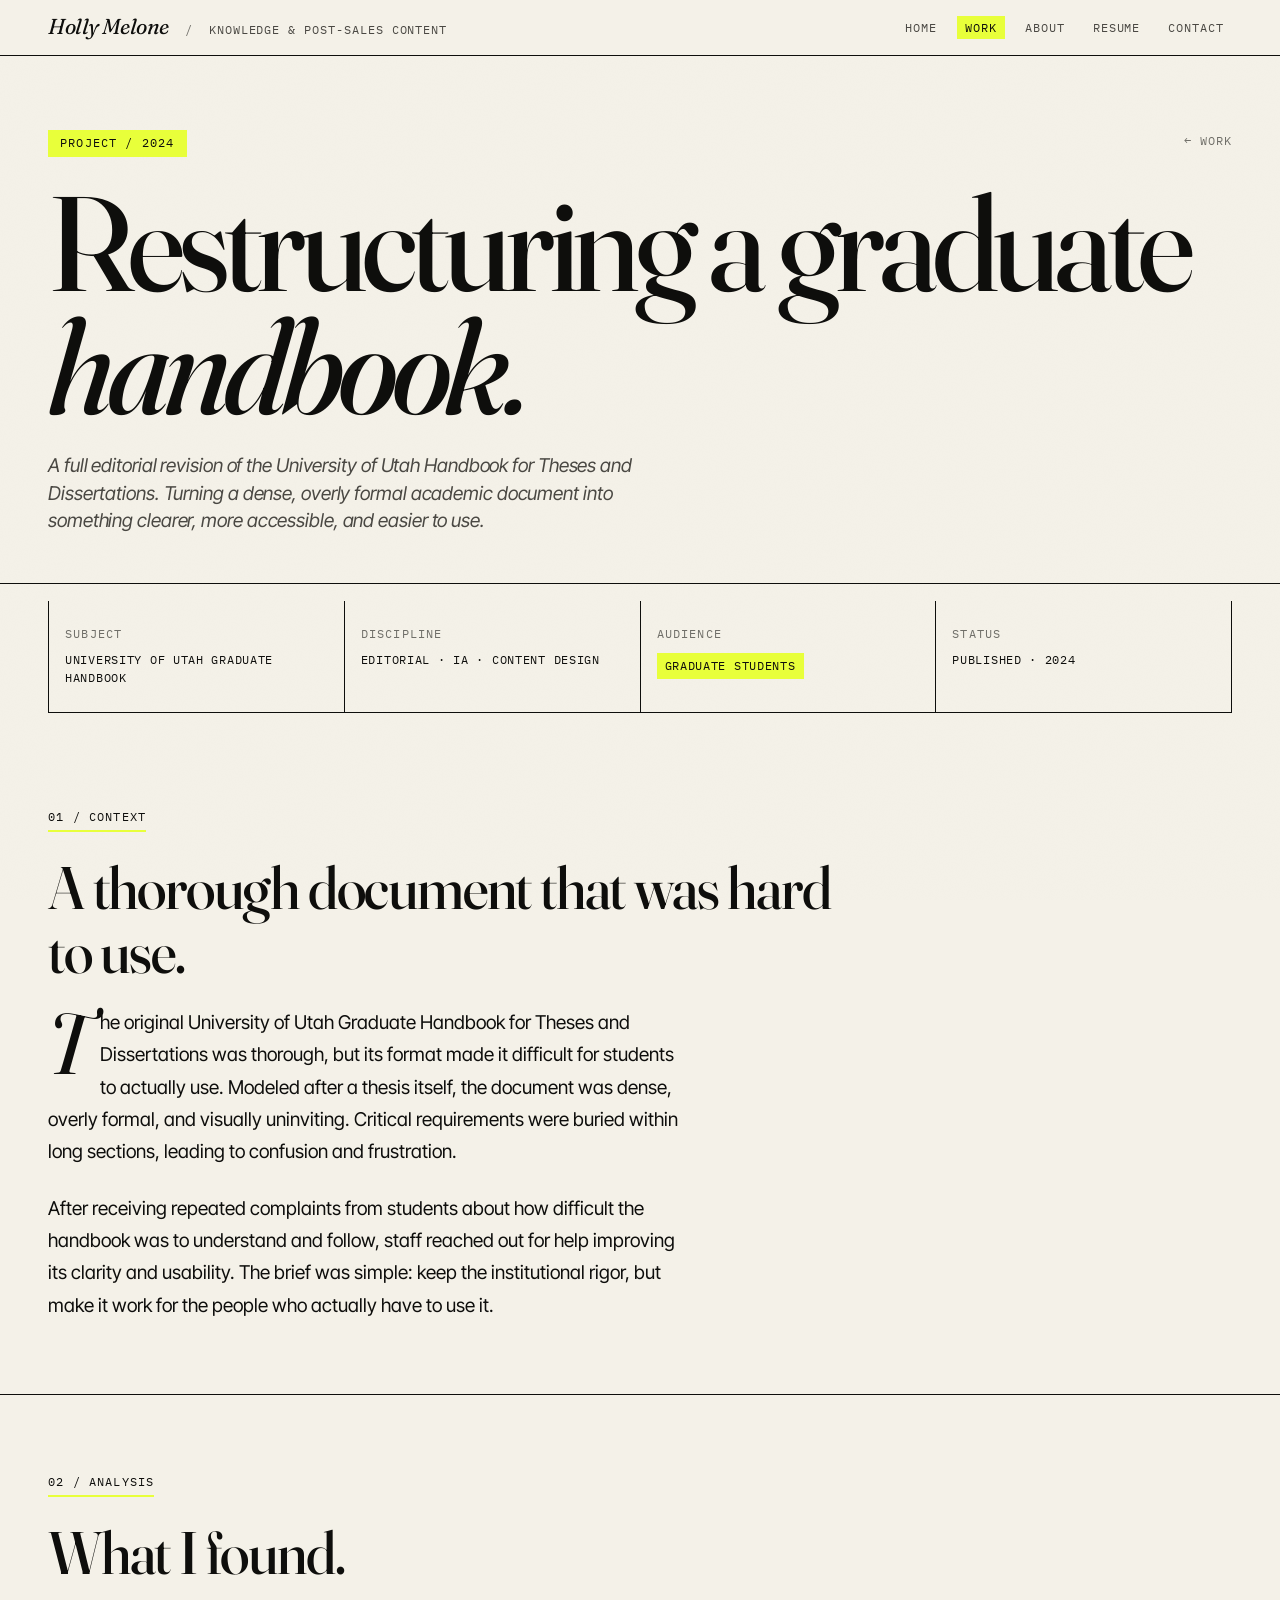
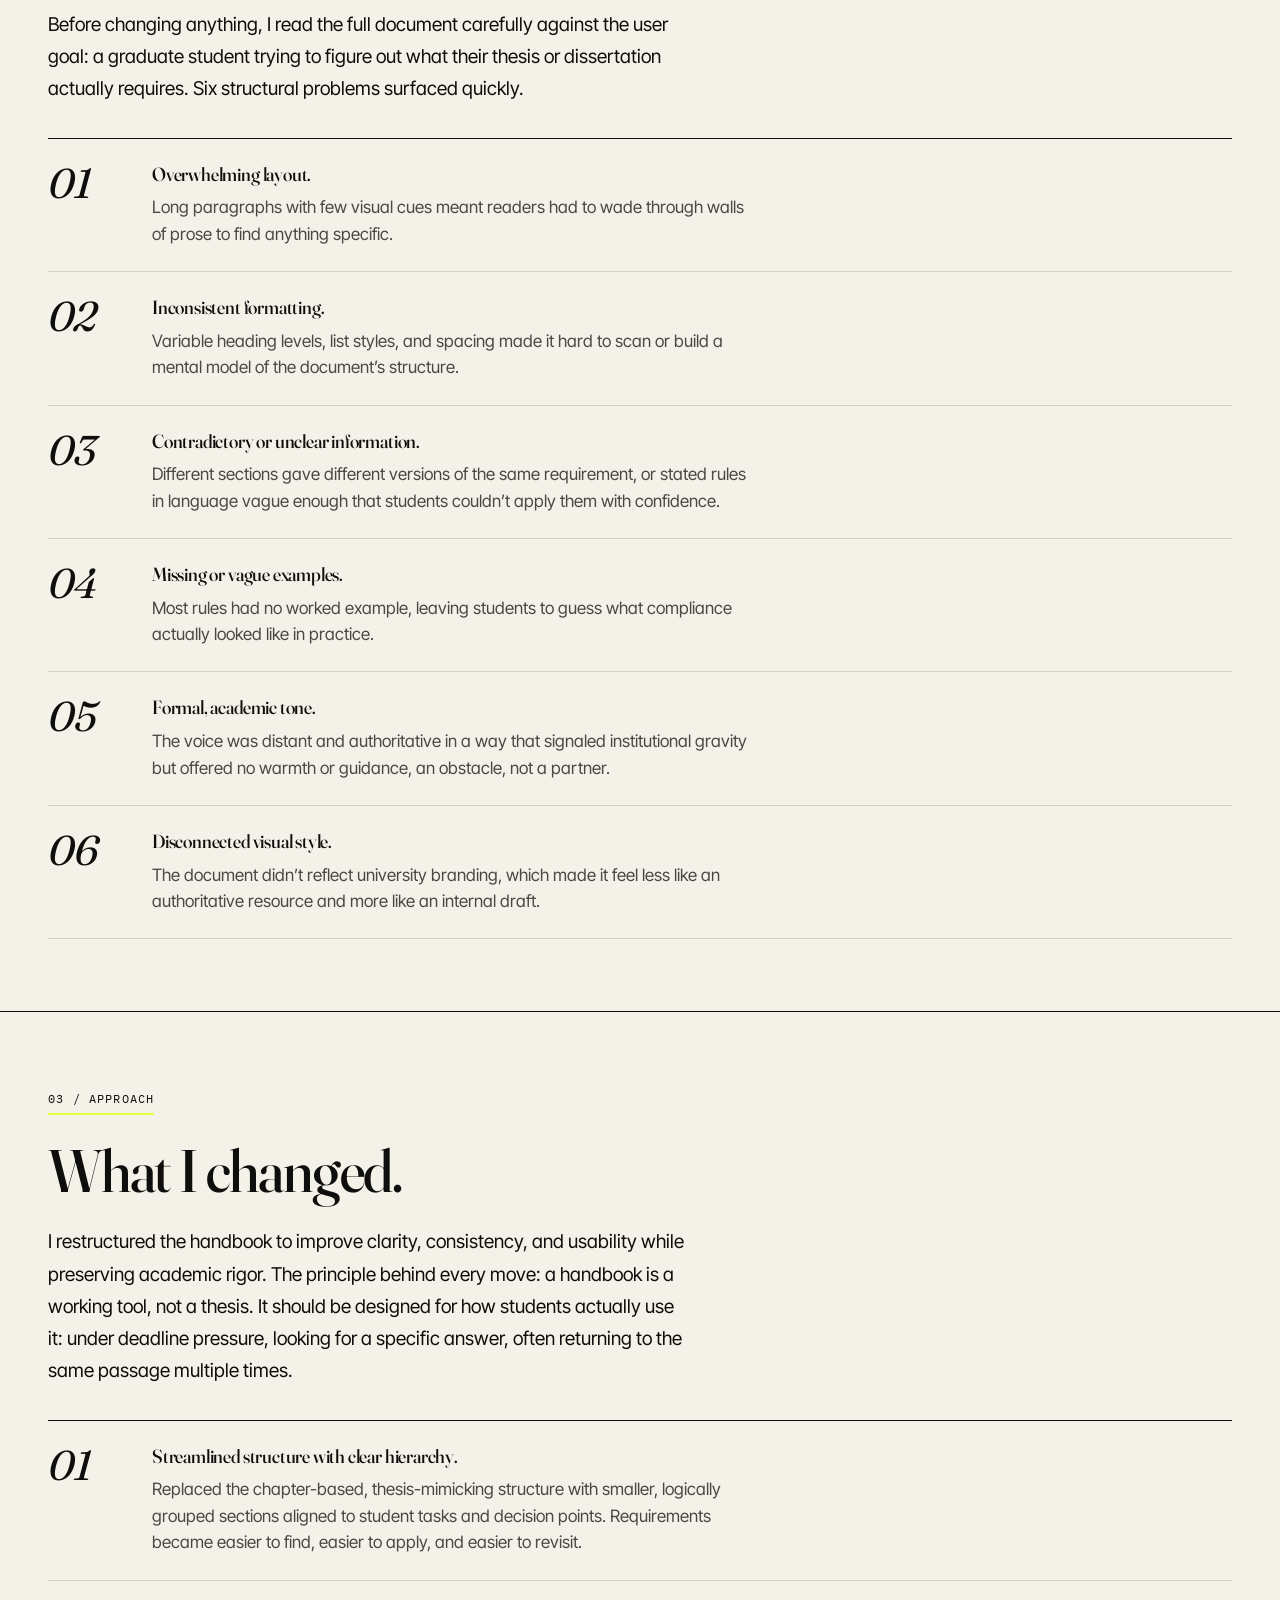
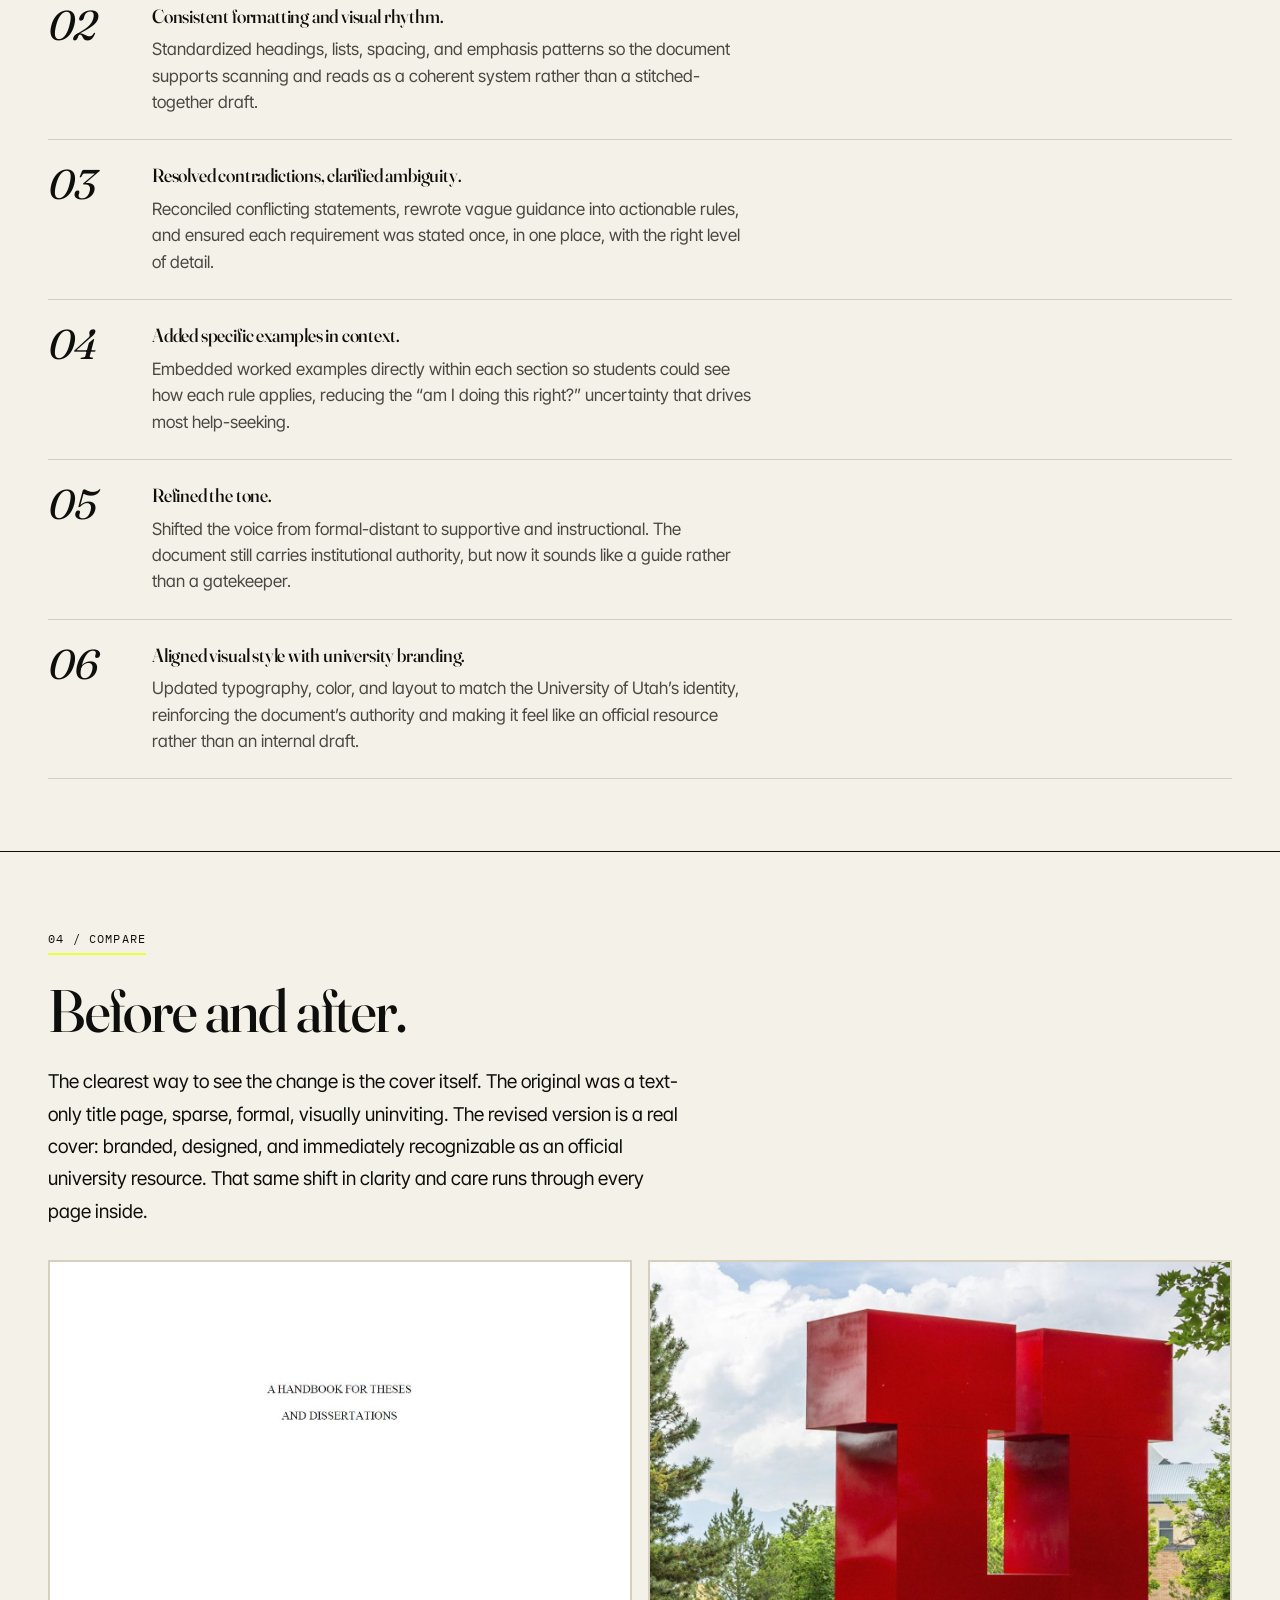
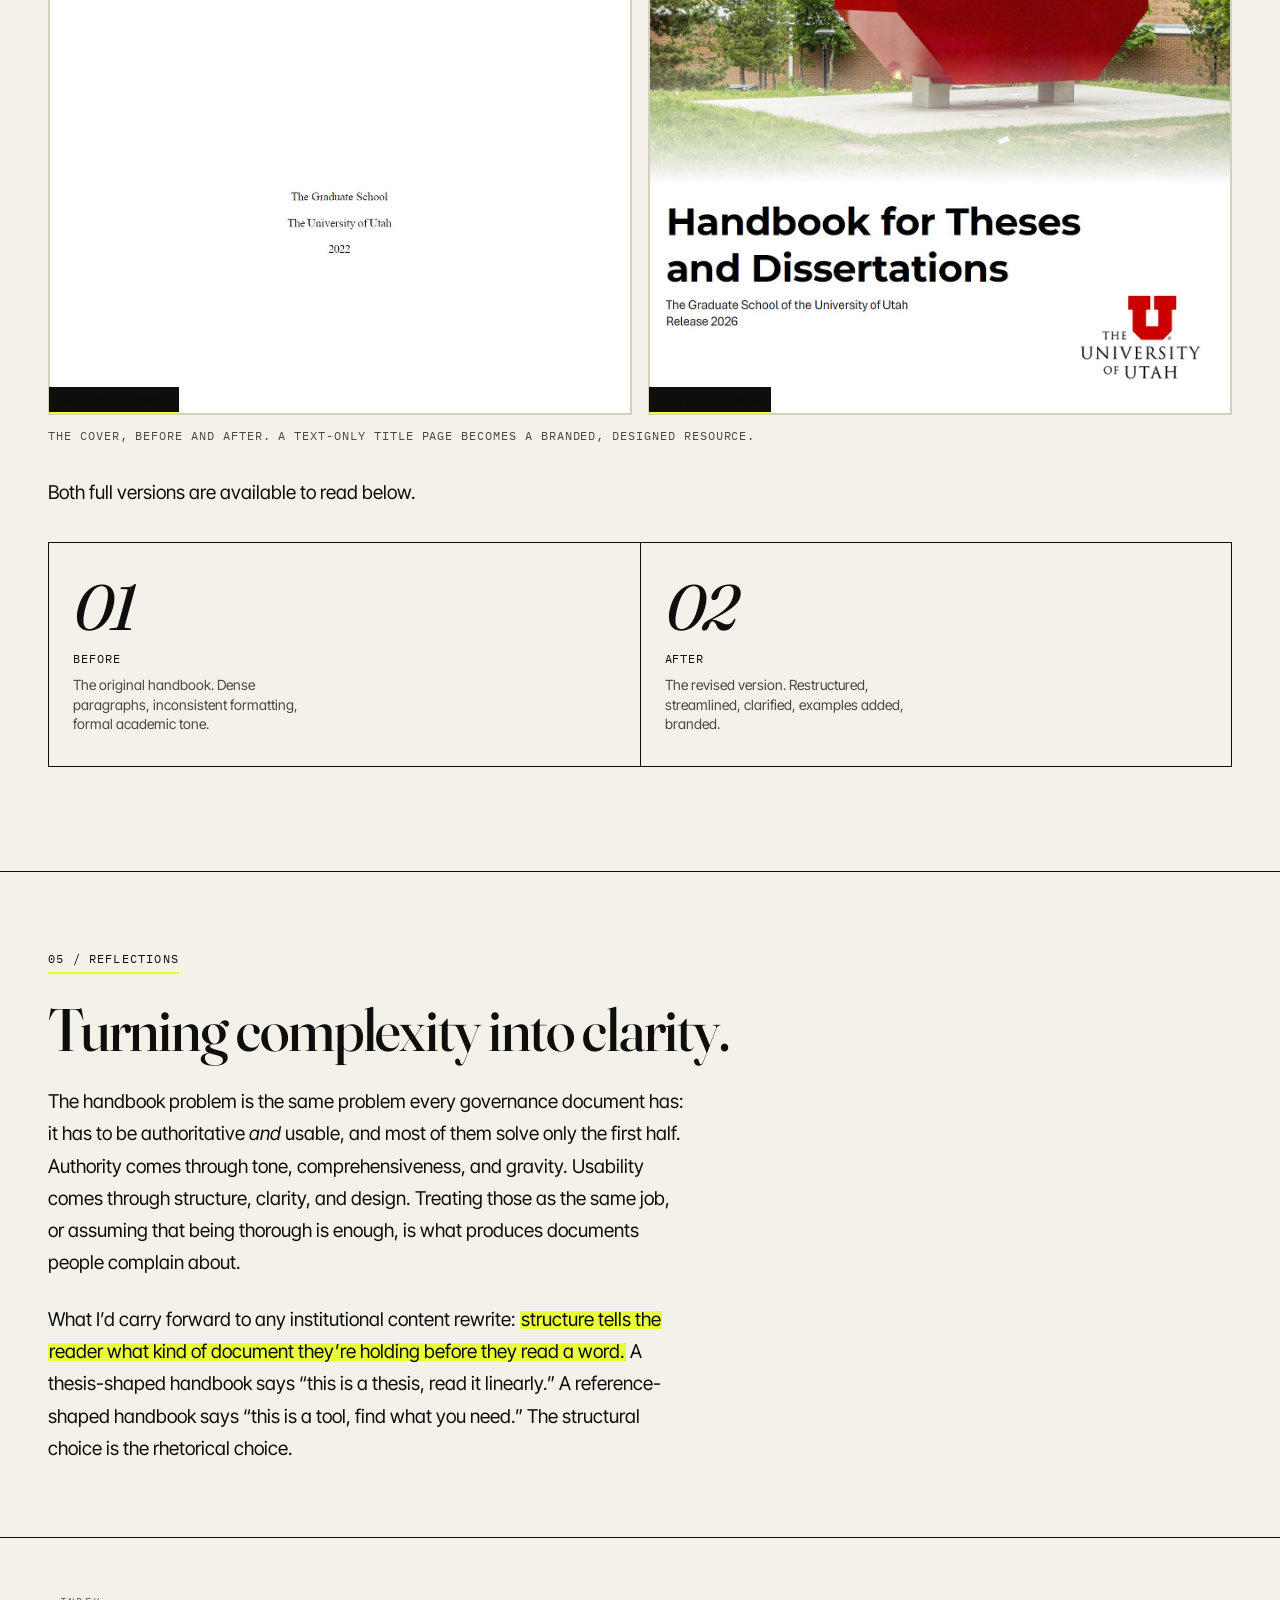
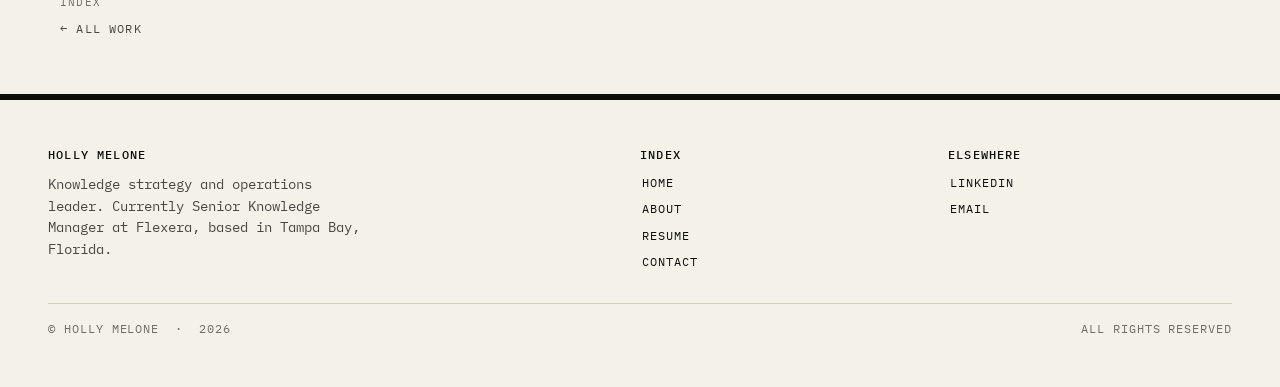
<file: work/utah-handbook.html>
<!doctype html>
<html lang="en">
<head>
  <meta charset="utf-8" />
  <meta name="viewport" content="width=device-width, initial-scale=1" />
  <title>Restructuring the University of Utah Graduate Handbook &mdash; Holly Melone</title>
  <meta name="description" content="A full editorial revision of the University of Utah Handbook for Theses and Dissertations. Turning a dense, overly formal academic document into a clear, navigable, student-centered resource." />
  <link rel="preconnect" href="https://fonts.googleapis.com" />
  <link rel="preconnect" href="https://fonts.gstatic.com" crossorigin />
  <link href="https://fonts.googleapis.com/css2?family=Fraunces:ital,opsz,wght@0,9..144,400..600;1,9..144,400..600&family=Inter+Tight:ital,wght@0,400;0,500;0,600;1,400;1,500&family=IBM+Plex+Mono:wght@400;500&display=swap" rel="stylesheet" />
  <link rel="stylesheet" href="../css/style.css" />
  <link rel="icon" href="data:image/svg+xml,%3Csvg xmlns='http://www.w3.org/2000/svg' viewBox='0 0 100 100'%3E%3Crect width='100' height='100' fill='%23F4F1E8'/%3E%3Crect x='10' y='10' width='80' height='80' fill='%23E8FF3A'/%3E%3Ctext x='50' y='70' text-anchor='middle' font-family='Georgia,serif' font-size='62' fill='%230E0E0C' font-style='italic'%3Ehm%3C/text%3E%3C/svg%3E" />
  <style>
    .utah-compare { margin: var(--s-6) 0 0; }
    .utah-compare-grid {
      display: grid;
      grid-template-columns: 1fr 1fr;
      gap: var(--s-4);
      align-items: start;
    }
    .utah-shot { position: relative; }
    .utah-shot img {
      width: 100%;
      height: auto;
      display: block;
      border: 1px solid var(--rule);
      box-shadow: 0 2px 18px rgba(14, 14, 12, 0.08);
    }
    .utah-tag {
      display: inline-block;
      margin-top: var(--s-3);
      font-family: var(--mono);
      font-size: var(--t-mono);
      text-transform: uppercase;
      letter-spacing: 0.1em;
      color: var(--ink);
      padding-bottom: 3px;
      border-bottom: 2px solid var(--accent);
    }
    @media (max-width: 560px) {
      .utah-compare-grid { grid-template-columns: 1fr; gap: var(--s-6); }
    }
  </style>
</head>
<body>
  <a class="skip" href="#main">Skip to content</a>

  <header class="masthead">
    <div class="wrap row">
      <a class="brand" href="../index.html" aria-label="Holly Melone home">
        <strong>Holly Melone</strong>
        <span class="pipe">/</span>
        <span class="tag-line">Knowledge &amp; Post-Sales Content</span>
      </a>
      <nav aria-label="Primary">
        <ul>
          <li><a href="../index.html">Home</a></li>
          <li><a href="./" aria-current="page">Work</a></li>
          <li><a href="../about.html">About</a></li>
          <li><a href="../resume.html">Resume</a></li>
          <li><a href="../contact.html">Contact</a></li>
        </ul>
      </nav>
    </div>
  </header>

  <main id="main">

    <article>

      <header class="wrap cs-head">
        <a class="cs-back" href="./"><span class="arrow-back" aria-hidden="true">&larr;</span> Work</a>
        <span class="kicker">Project / 2024</span>
        <h1>Restructuring a graduate <em>handbook.</em></h1>
        <p class="deck">A full editorial revision of the University of Utah Handbook for Theses and Dissertations. Turning a dense, overly formal academic document into something clearer, more accessible, and easier to use.</p>
      </header>

      <section class="wrap">
        <dl class="cs-meta">
          <div>
            <dt>Subject</dt>
            <dd>University of Utah Graduate Handbook</dd>
          </div>
          <div>
            <dt>Discipline</dt>
            <dd>Editorial · IA · Content design</dd>
          </div>
          <div>
            <dt>Audience</dt>
            <dd class="accent">Graduate students</dd>
          </div>
          <div>
            <dt>Status</dt>
            <dd>Published · 2024</dd>
          </div>
        </dl>
      </section>

      <!-- ============ CONTEXT ============ -->
      <section class="wrap cs-section">
        <span class="label">01 / Context</span>
        <h2>A thorough document that was hard to use.</h2>
        <div class="prose">
          <p class="drop">
            The original University of Utah Graduate Handbook for Theses and Dissertations was thorough, but its format made it difficult for students to actually use. Modeled after a thesis itself, the document was dense, overly formal, and visually uninviting. Critical requirements were buried within long sections, leading to confusion and frustration.
          </p>
          <p>
            After receiving repeated complaints from students about how difficult the handbook was to understand and follow, staff reached out for help improving its clarity and usability. The brief was simple: keep the institutional rigor, but make it work for the people who actually have to use it.
          </p>
        </div>
      </section>

      <!-- ============ ANALYSIS ============ -->
      <section class="wrap cs-section">
        <span class="label">02 / Analysis</span>
        <h2>What I found.</h2>
        <div class="prose">
          <p>
            Before changing anything, I read the full document carefully against the user goal: a graduate student trying to figure out what their thesis or dissertation actually requires. Six structural problems surfaced quickly.
          </p>
        </div>

        <ol class="approach-list">
          <li>
            <div>
              <h4>Overwhelming layout.</h4>
              <p>Long paragraphs with few visual cues meant readers had to wade through walls of prose to find anything specific.</p>
            </div>
          </li>
          <li>
            <div>
              <h4>Inconsistent formatting.</h4>
              <p>Variable heading levels, list styles, and spacing made it hard to scan or build a mental model of the document&rsquo;s structure.</p>
            </div>
          </li>
          <li>
            <div>
              <h4>Contradictory or unclear information.</h4>
              <p>Different sections gave different versions of the same requirement, or stated rules in language vague enough that students couldn&rsquo;t apply them with confidence.</p>
            </div>
          </li>
          <li>
            <div>
              <h4>Missing or vague examples.</h4>
              <p>Most rules had no worked example, leaving students to guess what compliance actually looked like in practice.</p>
            </div>
          </li>
          <li>
            <div>
              <h4>Formal, academic tone.</h4>
              <p>The voice was distant and authoritative in a way that signaled institutional gravity but offered no warmth or guidance, an obstacle, not a partner.</p>
            </div>
          </li>
          <li>
            <div>
              <h4>Disconnected visual style.</h4>
              <p>The document didn&rsquo;t reflect university branding, which made it feel less like an authoritative resource and more like an internal draft.</p>
            </div>
          </li>
        </ol>
      </section>

      <!-- ============ APPROACH ============ -->
      <section class="wrap cs-section">
        <span class="label">03 / Approach</span>
        <h2>What I changed.</h2>
        <div class="prose">
          <p>
            I restructured the handbook to improve clarity, consistency, and usability while preserving academic rigor. The principle behind every move: a handbook is a working tool, not a thesis. It should be designed for how students actually use it: under deadline pressure, looking for a specific answer, often returning to the same passage multiple times.
          </p>
        </div>

        <ol class="approach-list">
          <li>
            <div>
              <h4>Streamlined structure with clear hierarchy.</h4>
              <p>Replaced the chapter-based, thesis-mimicking structure with smaller, logically grouped sections aligned to student tasks and decision points. Requirements became easier to find, easier to apply, and easier to revisit.</p>
            </div>
          </li>
          <li>
            <div>
              <h4>Consistent formatting and visual rhythm.</h4>
              <p>Standardized headings, lists, spacing, and emphasis patterns so the document supports scanning and reads as a coherent system rather than a stitched-together draft.</p>
            </div>
          </li>
          <li>
            <div>
              <h4>Resolved contradictions, clarified ambiguity.</h4>
              <p>Reconciled conflicting statements, rewrote vague guidance into actionable rules, and ensured each requirement was stated once, in one place, with the right level of detail.</p>
            </div>
          </li>
          <li>
            <div>
              <h4>Added specific examples in context.</h4>
              <p>Embedded worked examples directly within each section so students could see how each rule applies, reducing the &ldquo;am I doing this right?&rdquo; uncertainty that drives most help-seeking.</p>
            </div>
          </li>
          <li>
            <div>
              <h4>Refined the tone.</h4>
              <p>Shifted the voice from formal-distant to supportive and instructional. The document still carries institutional authority, but now it sounds like a guide rather than a gatekeeper.</p>
            </div>
          </li>
          <li>
            <div>
              <h4>Aligned visual style with university branding.</h4>
              <p>Updated typography, color, and layout to match the University of Utah&rsquo;s identity, reinforcing the document&rsquo;s authority and making it feel like an official resource rather than an internal draft.</p>
            </div>
          </li>
        </ol>
      </section>

      <!-- ============ DOWNLOADS ============ -->
      <section class="wrap cs-section">
        <span class="label">04 / Compare</span>
        <h2>Before and after.</h2>
        <div class="prose">
          <p>
            The clearest way to see the change is the cover itself. The original was a text-only title page, sparse, formal, visually uninviting. The revised version is a real cover: branded, designed, and immediately recognizable as an official university resource. That same shift in clarity and care runs through every page inside.
          </p>
        </div>

        <figure class="utah-compare">
          <div class="utah-compare-grid">
            <div class="utah-shot">
              <img src="../assets/utah/utah-before-cover.jpg" alt="The original University of Utah handbook title page: centered serif text reading 'A Handbook for Theses and Dissertations, The Graduate School, The University of Utah, 2022' on a plain white page with no imagery or branding." />
              <span class="utah-tag">Before &middot; 2022</span>
            </div>
            <div class="utah-shot">
              <img src="../assets/utah/utah-after-cover.png" alt="The redesigned handbook cover: a photograph of the iconic red University of Utah block-U sculpture against a blue sky, with a bold modern title 'Handbook for Theses and Dissertations,' the subtitle 'The Graduate School of the University of Utah, Release 2026,' and the university logo." />
              <span class="utah-tag">After &middot; 2026</span>
            </div>
          </div>
          <figcaption style="font-family: var(--mono); font-size: var(--t-mono); text-transform: uppercase; letter-spacing: 0.08em; color: var(--ink-2); margin-top: var(--s-3);">The cover, before and after. A text-only title page becomes a branded, designed resource.</figcaption>
        </figure>

        <div class="prose" style="margin-top: var(--s-6)">
          <p>
            Both full versions are available to read below.
          </p>
        </div>

        <div class="outcomes">
          <a class="stat" href="../assets/files/utah-before.pdf" target="_blank" rel="noopener" style="text-decoration: none;">
            <div class="figure">01</div>
            <p style="font-family: var(--mono); font-size: var(--t-mono); text-transform: uppercase; letter-spacing: 0.08em; color: var(--ink); margin-bottom: var(--s-2);">Before</p>
            <p>The original handbook. Dense paragraphs, inconsistent formatting, formal academic tone.</p>
          </a>
          <a class="stat" href="../assets/files/utah-after.pdf" target="_blank" rel="noopener" style="text-decoration: none;">
            <div class="figure">02</div>
            <p style="font-family: var(--mono); font-size: var(--t-mono); text-transform: uppercase; letter-spacing: 0.08em; color: var(--ink); margin-bottom: var(--s-2);">After</p>
            <p>The revised version. Restructured, streamlined, clarified, examples added, branded.</p>
          </a>
        </div>
      </section>

      <!-- ============ REFLECTIONS ============ -->
      <section class="wrap cs-section">
        <span class="label">05 / Reflections</span>
        <h2>Turning complexity into clarity.</h2>
        <div class="prose">
          <p>
            The handbook problem is the same problem every governance document has: it has to be authoritative <em>and</em> usable, and most of them solve only the first half. Authority comes through tone, comprehensiveness, and gravity. Usability comes through structure, clarity, and design. Treating those as the same job, or assuming that being thorough is enough, is what produces documents people complain about.
          </p>
          <p>
            What I&rsquo;d carry forward to any institutional content rewrite: <span class="mark">structure tells the reader what kind of document they&rsquo;re holding before they read a word.</span> A thesis-shaped handbook says &ldquo;this is a thesis, read it linearly.&rdquo; A reference-shaped handbook says &ldquo;this is a tool, find what you need.&rdquo; The structural choice is the rhetorical choice.
          </p>
        </div>
      </section>

      <nav class="wrap cs-nav" aria-label="Page navigation">
        <a href="./">
          <span class="label-small">Index</span>
          ← All work
        </a>
      </nav>

    </article>

  </main>

  <footer class="colophon">
    <div class="wrap">
      <div class="row">
        <div>
          <h4>Holly Melone</h4>
          <p>Knowledge strategy and operations leader. Currently Senior Knowledge Manager at Flexera, based in Tampa Bay, Florida.</p>
        </div>
        <div>
          <h4>Index</h4>
          <ul>
            <li><a href="../index.html">Home</a></li>
            <li><a href="../about.html">About</a></li>
            <li><a href="../resume.html">Resume</a></li>
            <li><a href="../contact.html">Contact</a></li>
          </ul>
        </div>
        <div>
          <h4>Elsewhere</h4>
          <ul>
            <li><a href="https://www.linkedin.com/in/holly-melone/">LinkedIn</a></li>
            <li><a href="mailto:hollymelone@yahoo.com">Email</a></li>
          </ul>
        </div>
      </div>
      <div class="copy">
        <span>© Holly Melone &nbsp;·&nbsp; <span class="year">2026</span></span>
        <span>All rights reserved</span>
      </div>
    </div>
  </footer>

  <script src="../js/main.js"></script>
  <script>document.querySelectorAll(".year").forEach(function(e){e.textContent=new Date().getFullYear();});</script>
</body>
</html>
</file>
<file: css/style.css>
/* ============================================================
   HOLLY MELONE — PORTFOLIO
   Contemporary editorial system
   Bone white · Ink · Acid yellow
   ============================================================ */

/* ---------- Tokens ---------- */
:root {
  /* Color */
  --paper:       #F4F1E8;
  --paper-2:     #ECE8DC;
  --paper-3:     #E2DDCC;
  --rule:        #D4CFBE;
  --ink:         #0E0E0C;
  --ink-2:       #4A4843;
  --ink-3:       #6F6E68;
  --accent:      #E8FF3A;
  --accent-soft: rgba(232, 255, 58, 0.32);
  --accent-wash: rgba(232, 255, 58, 0.16);

  /* Type */
  --display: "Fraunces", "Instrument Serif", Georgia, "Times New Roman", serif;
  --body:    "Inter Tight", -apple-system, BlinkMacSystemFont, "Segoe UI", sans-serif;
  --mono:    "IBM Plex Mono", ui-monospace, "SF Mono", Menlo, monospace;

  /* Type scale (fluid) */
  --t-mono:   0.74rem;
  --t-small:  0.875rem;
  --t-body:   1.0625rem;
  --t-lg:     1.1875rem;
  --t-xl:     clamp(1.35rem, 0.95rem + 1.6vw, 1.75rem);
  --t-2xl:    clamp(1.75rem, 1.2rem + 2.6vw, 2.6rem);
  --t-3xl:    clamp(2.25rem, 1.5rem + 3.8vw, 3.75rem);
  --t-display:clamp(3.75rem, 2rem + 8vw, 8.5rem);
  --t-cover:  clamp(5rem, 2rem + 13vw, 14rem);

  /* Spacing */
  --s-1: 0.25rem; --s-2: 0.5rem; --s-3: 0.75rem; --s-4: 1rem;
  --s-5: 1.5rem;  --s-6: 2rem;   --s-7: 3rem;   --s-8: 4.5rem;
  --s-9: 7rem;    --s-10: 10rem;

  /* Layout */
  --gutter: clamp(1.25rem, 4vw, 3rem);
  --max:    1400px;
  --max-prose: 64ch;
  --ease:   cubic-bezier(.2,.7,.2,1);
}

/* ---------- Reset ---------- */
*, *::before, *::after { box-sizing: border-box; }
html { -webkit-text-size-adjust: 100%; text-rendering: optimizeLegibility; }
body, h1, h2, h3, h4, h5, h6, p, ul, ol, figure, blockquote { margin: 0; }
ul, ol { padding: 0; }
img, svg { display: block; max-width: 100%; height: auto; }
button { font: inherit; color: inherit; background: none; border: 0; cursor: pointer; }
a { color: inherit; }

/* ---------- Base ---------- */
html { background: var(--paper); }
body {
  font-family: var(--body);
  font-size: var(--t-body);
  line-height: 1.55;
  color: var(--ink);
  background: var(--paper);
  font-feature-settings: "ss01", "cv11";
  min-height: 100vh;
  overflow-x: hidden;
}

body::before {
  content: "";
  position: fixed;
  inset: 0;
  pointer-events: none;
  z-index: 1;
  opacity: 0.18;
  mix-blend-mode: multiply;
  background-image: url("data:image/svg+xml;utf8,<svg xmlns='http://www.w3.org/2000/svg' width='240' height='240'><filter id='n'><feTurbulence type='fractalNoise' baseFrequency='0.85' numOctaves='2' stitchTiles='stitch'/><feColorMatrix values='0 0 0 0 0.06  0 0 0 0 0.06  0 0 0 0 0.05  0 0 0 0.04 0'/></filter><rect width='100%' height='100%' filter='url(%23n)'/></svg>");
}
main, header, footer, section, nav { position: relative; z-index: 2; }

/* ---------- Typography ---------- */
h1, h2, h3, h4 {
  font-family: var(--display);
  font-weight: 460;
  font-optical-sizing: auto;
  font-variation-settings: "opsz" 144, "SOFT" 0, "WONK" 0;
  letter-spacing: -0.02em;
  line-height: 1.04;
  color: var(--ink);
}
h1 { font-size: var(--t-display); line-height: 0.98; }
h2 { font-size: var(--t-3xl); letter-spacing: -0.018em; line-height: 1.04; }
h3 { font-size: var(--t-2xl); letter-spacing: -0.016em; line-height: 1.08; }
h4 { font-size: var(--t-xl); letter-spacing: -0.01em; line-height: 1.18; }
p { max-width: var(--max-prose); }

.italic { font-style: italic; }

.mono, .meta {
  font-family: var(--mono);
  font-size: var(--t-mono);
  letter-spacing: 0.06em;
  text-transform: uppercase;
  color: var(--ink-2);
  font-weight: 400;
}

/* Yellow highlighter — the signature decorative move. Use sparingly. */
.mark {
  background: linear-gradient(180deg, transparent 0%, transparent 12%, var(--accent) 12%, var(--accent) 92%, transparent 92%);
  padding: 0 0.05em;
  box-decoration-break: clone;
  -webkit-box-decoration-break: clone;
}

a {
  color: var(--ink);
  text-decoration: underline;
  text-decoration-thickness: 1px;
  text-underline-offset: 0.18em;
  text-decoration-color: var(--ink-3);
  transition: text-decoration-color .18s var(--ease), background .18s var(--ease);
}
a:hover {
  text-decoration-color: var(--ink);
  background: var(--accent-wash);
}
:focus-visible {
  outline: 2px solid var(--ink);
  outline-offset: 3px;
  background: var(--accent);
}

/* ---------- Layout ---------- */
.wrap {
  width: 100%;
  max-width: var(--max);
  margin-inline: auto;
  padding-inline: var(--gutter);
}

/* ---------- Skip link ---------- */
.skip {
  position: absolute;
  left: -9999px;
  top: var(--s-4);
  background: var(--ink);
  color: var(--paper);
  padding: var(--s-2) var(--s-4);
  font-family: var(--mono);
  font-size: var(--t-mono);
  text-transform: uppercase;
}
.skip:focus { left: var(--s-4); z-index: 100; }

/* ============================================================
   MASTHEAD
   ============================================================ */
.masthead {
  border-bottom: 1px solid var(--ink);
  padding-block: var(--s-4);
  font-family: var(--mono);
  font-size: var(--t-mono);
  text-transform: uppercase;
  letter-spacing: 0.08em;
  position: sticky;
  top: 0;
  background: var(--paper);
  z-index: 50;
  backdrop-filter: blur(8px);
  -webkit-backdrop-filter: blur(8px);
}
.masthead .row {
  display: flex;
  align-items: center;
  justify-content: space-between;
  gap: var(--s-4);
}
.masthead a { text-decoration: none; }
.masthead .brand {
  display: flex;
  align-items: baseline;
  gap: var(--s-2);
  color: var(--ink);
}
.masthead .brand strong {
  font-family: var(--display);
  font-weight: 400;
  font-style: italic;
  font-size: 1.35rem;
  letter-spacing: -0.02em;
  text-transform: none;
  line-height: 1;
}
.masthead .brand .pipe { color: var(--ink-3); margin-inline: var(--s-2); }
.masthead .brand .tag-line { color: var(--ink-2); }

.masthead nav ul {
  list-style: none;
  display: flex;
  gap: var(--s-3);
  align-items: center;
  flex-wrap: wrap;
}
.masthead nav a {
  color: var(--ink-2);
  position: relative;
  padding: var(--s-1) var(--s-2);
  transition: color .18s var(--ease), background .18s var(--ease);
}
.masthead nav a:hover {
  color: var(--ink);
  background: var(--accent);
}
.masthead nav a[aria-current="page"] {
  color: var(--ink);
  background: var(--accent);
}

@media (max-width: 760px) {
  .masthead { position: static; }
  .masthead .row { flex-direction: column; align-items: flex-start; gap: var(--s-3); }
  .masthead nav ul { gap: var(--s-2); }
  .masthead .brand .tag-line { display: none; }
}

/* ============================================================
   COVER
   ============================================================ */
.cover {
  padding-block: var(--s-9) var(--s-8);
  border-bottom: 1px solid var(--ink);
  position: relative;
}
.cover .top-meta {
  display: flex;
  justify-content: space-between;
  font-family: var(--mono);
  font-size: var(--t-mono);
  text-transform: uppercase;
  letter-spacing: 0.1em;
  color: var(--ink-2);
  margin-bottom: var(--s-8);
}
.cover .top-meta .available {
  color: var(--ink);
  background: var(--accent);
  padding: var(--s-1) var(--s-3);
}

.cover h1.cover-name {
  font-family: var(--display);
  font-weight: 400;
  font-size: var(--t-cover);
  line-height: 0.86;
  letter-spacing: -0.045em;
  color: var(--ink);
}
.cover h1.cover-name .ital {
  font-style: italic;
  display: block;
  letter-spacing: -0.05em;
}

.cover .lede {
  margin-top: var(--s-8);
  display: grid;
  grid-template-columns: 1.5fr 1fr;
  gap: var(--s-7);
  align-items: end;
}
.cover .lede p {
  font-family: var(--body);
  font-style: italic;
  font-weight: 400;
  font-size: clamp(1.35rem, 0.95rem + 1.5vw, 1.55rem);
  line-height: 1.32;
  color: var(--ink);
  letter-spacing: -0.005em;
  max-width: 30ch;
}
.cover .lede .meta-grid {
  font-family: var(--mono);
  font-size: var(--t-mono);
  text-transform: uppercase;
  letter-spacing: 0.06em;
}
.cover .lede .meta-grid > div {
  display: grid;
  grid-template-columns: 110px 1fr;
  gap: var(--s-3);
  padding-block: var(--s-3);
  border-top: 1px solid var(--ink);
  align-items: baseline;
}
.cover .lede .meta-grid > div:last-child { border-bottom: 1px solid var(--ink); }
.cover .lede .meta-grid dt { color: var(--ink-3); }
.cover .lede .meta-grid dd {
  color: var(--ink);
  margin: 0;
  text-transform: none;
  font-size: var(--t-small);
  letter-spacing: 0;
  line-height: 1.4;
}

@media (max-width: 820px) {
  .cover { padding-block: var(--s-7) var(--s-6); }
  .cover .lede { grid-template-columns: 1fr; gap: var(--s-6); align-items: stretch; }
  .cover .top-meta { margin-bottom: var(--s-6); flex-direction: column; gap: var(--s-2); align-items: flex-start; }
  .cover .lede .meta-grid > div { grid-template-columns: 100px 1fr; }
}

/* ============================================================
   SECTION HEADERS
   ============================================================ */
.section-head {
  display: flex;
  align-items: baseline;
  justify-content: space-between;
  gap: var(--s-5);
  border-top: 1px solid var(--ink);
  padding-top: var(--s-4);
  margin-bottom: var(--s-7);
  margin-top: var(--s-8);
  flex-wrap: wrap;
}
.section-head h2 {
  font-size: var(--t-2xl);
  font-style: italic;
  letter-spacing: -0.022em;
}
.section-head .meta {
  font-family: var(--mono);
  font-size: var(--t-mono);
  letter-spacing: 0.08em;
  color: var(--ink-2);
  text-transform: uppercase;
  white-space: nowrap;
}

/* ============================================================
   WORK FEED
   ============================================================ */
.feed {
  display: grid;
  gap: 0;
}
.entry {
  display: grid;
  grid-template-columns: 72px 1fr auto;
  gap: var(--s-5);
  padding-block: var(--s-7);
  border-bottom: 1px solid var(--ink);
  align-items: center;
  text-decoration: none;
  color: var(--ink);
  transition: background .25s var(--ease);
  margin-inline: calc(var(--gutter) * -1);
  padding-inline: var(--gutter);
}
.entry.has-thumb { grid-template-columns: 72px 88px 1fr auto; }
.entry:hover { background: var(--accent-wash); }
.entry .thumb {
  width: 88px;
  height: 64px;
  align-self: center;
}
.entry .thumb svg { width: 100%; height: 100%; display: block; }
.entry .num {
  font-family: var(--display);
  font-style: italic;
  font-size: clamp(2.75rem, 4.5vw, 4.5rem);
  font-weight: 400;
  color: var(--ink);
  line-height: 1;
  letter-spacing: -0.04em;
  align-self: center;
}
.entry .body { align-self: center; }
.entry .body h3 {
  font-size: var(--t-2xl);
  font-style: italic;
  letter-spacing: -0.022em;
  margin-bottom: var(--s-3);
  display: inline;
  background-image: linear-gradient(var(--accent), var(--accent));
  background-repeat: no-repeat;
  background-size: 0% 100%;
  background-position: 0 0;
  transition: background-size .35s var(--ease);
  padding: 0 0.04em;
}
.entry:hover .body h3 { background-size: 100% 100%; }
.entry .body p {
  color: var(--ink-2);
  max-width: 60ch;
  margin: var(--s-3) 0;
}
.entry .tags {
  display: flex;
  flex-wrap: wrap;
  gap: var(--s-3);
  list-style: none;
  margin-top: var(--s-3);
}
.entry .tags li {
  font-family: var(--mono);
  font-size: var(--t-mono);
  text-transform: uppercase;
  letter-spacing: 0.08em;
  color: var(--ink-3);
}
.entry .tags li::before { content: "·"; margin-right: var(--s-3); color: var(--ink-3); }
.entry .tags li:first-child::before { content: ""; margin: 0; }

.entry .arrow {
  font-family: var(--display);
  font-style: italic;
  font-size: var(--t-2xl);
  color: var(--ink);
  align-self: center;
  transition: transform .25s var(--ease);
}
.entry:hover .arrow { transform: translateX(8px); }

@media (max-width: 760px) {
  .entry,
  .entry.has-thumb { grid-template-columns: 64px 1fr; }
  .entry .num { font-size: 2.4rem; }
  .entry .arrow { display: none; }
  .entry .thumb { display: none; }
}

/* ============================================================
   WRITING & PROJECTS GRID
   ============================================================ */
.writing-grid {
  display: grid;
  grid-template-columns: repeat(3, 1fr);
  gap: 0;
  border-top: 1px solid var(--ink);
  border-left: 1px solid var(--ink);
  margin-bottom: var(--s-7);
}
.writing-grid .item {
  border-right: 1px solid var(--ink);
  border-bottom: 1px solid var(--ink);
  padding: var(--s-6) var(--s-5);
  display: flex;
  flex-direction: column;
  gap: var(--s-3);
  text-decoration: none;
  color: var(--ink);
  background: var(--paper);
  transition: background .25s var(--ease);
  min-height: 220px;
}
.writing-grid .item:hover { background: var(--accent); }
.writing-grid .item .kind {
  font-family: var(--mono);
  font-size: var(--t-mono);
  text-transform: uppercase;
  letter-spacing: 0.08em;
  color: var(--ink-2);
}
.writing-grid .item h4 {
  font-size: var(--t-xl);
  font-style: normal;
  font-weight: 500;
  letter-spacing: -0.012em;
  flex: 0 1 auto;
}
.writing-grid .item p {
  font-size: var(--t-small);
  color: var(--ink-2);
  line-height: 1.5;
  flex: 1;
}
.writing-grid .item:hover .kind,
.writing-grid .item:hover p { color: var(--ink); }
.writing-grid .item .when {
  font-family: var(--mono);
  font-size: var(--t-mono);
  text-transform: uppercase;
  letter-spacing: 0.08em;
  color: var(--ink-3);
  margin-top: auto;
}

@media (max-width: 920px) { .writing-grid { grid-template-columns: repeat(2, 1fr); } }
@media (max-width: 560px) { .writing-grid { grid-template-columns: 1fr; } }

/* ============================================================
   PULL QUOTE
   ============================================================ */
.pull-quote {
  margin-block: var(--s-8);
  padding: var(--s-7) 0 var(--s-6);
  border-top: 6px solid var(--accent);
  border-bottom: 1px solid var(--ink);
  position: relative;
}
.pull-quote blockquote {
  font-family: var(--display);
  font-style: italic;
  font-weight: 400;
  font-size: clamp(1.75rem, 1.1rem + 2.4vw, 2.75rem);
  line-height: 1.12;
  color: var(--ink);
  letter-spacing: -0.022em;
  max-width: 24ch;
}
.pull-quote .attribution {
  display: block;
  margin-top: var(--s-5);
  font-family: var(--mono);
  font-size: var(--t-mono);
  text-transform: uppercase;
  letter-spacing: 0.08em;
  color: var(--ink-3);
}

/* ============================================================
   PAGE HEAD (secondary pages)
   ============================================================ */
.page-head {
  padding-block: var(--s-8) var(--s-6);
  border-bottom: 1px solid var(--ink);
}
.page-head .kicker {
  font-family: var(--mono);
  font-size: var(--t-mono);
  text-transform: uppercase;
  letter-spacing: 0.1em;
  margin-bottom: var(--s-5);
  display: inline-block;
  background: var(--accent);
  color: var(--ink);
  padding: var(--s-1) var(--s-3);
}
.page-head h1 {
  font-size: var(--t-display);
  letter-spacing: -0.045em;
  line-height: 0.92;
}
.page-head h1 em { font-style: italic; }
.page-head .deck {
  margin-top: var(--s-5);
  font-family: var(--body);
  font-style: italic;
  font-weight: 400;
  font-size: var(--t-lg);
  color: var(--ink-2);
  max-width: 46ch;
  line-height: 1.45;
  letter-spacing: -0.005em;
}

.prose {
  font-size: var(--t-lg);
  line-height: 1.7;
  color: var(--ink);
  max-width: 58ch;
  padding-block: var(--s-6);
}
.prose > p + p { margin-top: var(--s-5); }
/* Bold lead-in sentences become scannable anchors */
.prose p strong:first-child,
.prose p > strong:only-child {
  font-weight: 600;
}
.prose .drop::first-letter {
  font-family: var(--display);
  font-style: italic;
  font-size: 4.5em;
  float: left;
  line-height: 0.74;
  margin: 0.06em 0.1em 0 -0.02em;
  font-weight: 400;
  color: var(--ink);
}

/* ============================================================
   CAPABILITIES
   ============================================================ */
.capabilities {
  display: grid;
  grid-template-columns: repeat(auto-fill, minmax(230px, 1fr));
  gap: 0;
  margin-block: var(--s-7);
  border-top: 1px solid var(--ink);
  border-left: 1px solid var(--ink);
}
.capabilities .cap {
  background: var(--paper);
  padding: var(--s-5);
  border-right: 1px solid var(--ink);
  border-bottom: 1px solid var(--ink);
  transition: background .25s var(--ease);
}
.capabilities .cap:hover { background: var(--accent); }
.capabilities .cap .num {
  font-family: var(--mono);
  font-size: var(--t-mono);
  text-transform: uppercase;
  letter-spacing: 0.08em;
  color: var(--ink-2);
  display: block;
  margin-bottom: var(--s-4);
}
.capabilities .cap h4 {
  font-size: var(--t-lg);
  font-style: normal;
  font-weight: 500;
  letter-spacing: -0.01em;
  margin-bottom: var(--s-3);
  line-height: 1.2;
}
.capabilities .cap p {
  font-size: var(--t-small);
  color: var(--ink-2);
  line-height: 1.5;
}
.capabilities .cap:hover p,
.capabilities .cap:hover .num { color: var(--ink); }

/* ============================================================
   RESUME / TIMELINE
   ============================================================ */
.cv-section {
  border-top: 1px solid var(--ink);
  padding-block: var(--s-7);
}
.cv-section > h2 {
  font-size: var(--t-2xl);
  font-style: italic;
  letter-spacing: -0.022em;
  margin-bottom: var(--s-6);
}
.cv-row {
  display: grid;
  grid-template-columns: 160px 1fr;
  gap: var(--s-6);
  padding-block: var(--s-5);
  border-top: 1px solid var(--rule);
}
.cv-row:first-of-type { border-top: 0; padding-top: 0; }
.cv-row .when {
  font-family: var(--mono);
  font-size: var(--t-mono);
  text-transform: uppercase;
  letter-spacing: 0.08em;
  color: var(--ink-2);
  padding-top: 0.45em;
}
.cv-row h3 {
  font-size: var(--t-xl);
  font-style: normal;
  font-weight: 500;
  letter-spacing: -0.012em;
  margin-bottom: var(--s-1);
  line-height: 1.2;
}
.cv-row .org {
  font-family: var(--mono);
  font-size: var(--t-mono);
  text-transform: uppercase;
  letter-spacing: 0.08em;
  color: var(--ink-2);
  margin-bottom: var(--s-4);
}
.cv-row ul {
  list-style: none;
  display: grid;
  gap: var(--s-3);
}
.cv-row ul li {
  position: relative;
  padding-left: var(--s-5);
  color: var(--ink-2);
  line-height: 1.55;
  font-size: var(--t-body);
}
.cv-row ul li::before {
  content: "→";
  position: absolute;
  left: 0;
  top: 0.05em;
  color: var(--ink);
  font-family: var(--display);
  font-style: italic;
}

@media (max-width: 760px) {
  .cv-row { grid-template-columns: 1fr; gap: var(--s-3); }
}

/* ============================================================
   CASE STUDY PAGE
   ============================================================ */
.cs-head {
  padding-block: var(--s-8) var(--s-7);
  border-bottom: 1px solid var(--ink);
}
.cs-back {
  float: right;
  display: inline-flex;
  align-items: center;
  gap: var(--s-2);
  font-family: var(--mono);
  font-size: var(--t-mono);
  text-transform: uppercase;
  letter-spacing: 0.08em;
  color: var(--ink-3);
  text-decoration: none;
  margin-top: var(--s-1);
  transition: color .2s var(--ease);
}
.cs-back:hover { color: var(--ink); }
.cs-back .arrow-back { transition: transform .2s var(--ease); }
.cs-back:hover .arrow-back { transform: translateX(-3px); }
.cs-head .kicker {
  font-family: var(--mono);
  font-size: var(--t-mono);
  text-transform: uppercase;
  letter-spacing: 0.1em;
  margin-bottom: var(--s-5);
  display: inline-block;
  background: var(--accent);
  color: var(--ink);
  padding: var(--s-1) var(--s-3);
}
.cs-head h1 {
  clear: both;
  font-size: var(--t-display);
  letter-spacing: -0.045em;
  line-height: 0.92;
  max-width: 18ch;
}
.cs-head h1 em { font-style: italic; }
.cs-head .deck {
  margin-top: var(--s-5);
  font-family: var(--body);
  font-style: italic;
  font-weight: 400;
  font-size: var(--t-lg);
  color: var(--ink-2);
  max-width: 54ch;
  line-height: 1.45;
  letter-spacing: -0.005em;
}

.cs-meta {
  display: grid;
  grid-template-columns: repeat(auto-fit, minmax(180px, 1fr));
  gap: 0;
  border-bottom: 1px solid var(--ink);
  border-left: 1px solid var(--ink);
}
.cs-meta > div {
  padding: var(--s-5) var(--s-4);
  border-right: 1px solid var(--ink);
}
.cs-meta dt {
  font-family: var(--mono);
  font-size: var(--t-mono);
  text-transform: uppercase;
  letter-spacing: 0.1em;
  color: var(--ink-3);
  margin-bottom: var(--s-2);
}
.cs-meta dd {
  font-family: var(--mono);
  font-size: var(--t-mono);
  text-transform: uppercase;
  letter-spacing: 0.06em;
  color: var(--ink);
  margin: 0;
}
.cs-meta dd.accent {
  background: var(--accent);
  display: inline-block;
  padding: var(--s-1) var(--s-2);
}

.cs-section {
  padding-block: var(--s-8);
  border-bottom: 1px solid var(--ink);
}
.cs-section .label {
  display: inline-block;
  margin-bottom: var(--s-5);
  font-family: var(--mono);
  font-size: var(--t-mono);
  text-transform: uppercase;
  letter-spacing: 0.1em;
  color: var(--ink);
  padding: var(--s-1) 0;
  border-bottom: 2px solid var(--accent);
}
.cs-section h2 {
  font-size: var(--t-3xl);
  font-style: normal;
  font-weight: 480;
  letter-spacing: -0.02em;
  margin-bottom: var(--s-5);
  max-width: 22ch;
  line-height: 1.06;
}
.cs-section .prose { padding-block: 0; }

.approach-list {
  list-style: none;
  display: grid;
  gap: 0;
  margin-top: var(--s-6);
  counter-reset: approach;
  border-top: 1px solid var(--ink);
}
.approach-list li {
  counter-increment: approach;
  display: grid;
  grid-template-columns: 80px 1fr;
  gap: var(--s-5);
  padding: var(--s-5) 0;
  border-bottom: 1px solid var(--rule);
  transition: background .2s var(--ease);
}
.approach-list li:hover { background: var(--accent-wash); }
.approach-list li::before {
  content: counter(approach, decimal-leading-zero);
  font-family: var(--display);
  font-style: italic;
  font-size: var(--t-2xl);
  color: var(--ink);
  line-height: 1;
  letter-spacing: -0.02em;
}
.approach-list h4 {
  font-size: var(--t-lg);
  font-style: normal;
  font-weight: 500;
  letter-spacing: -0.01em;
  margin-bottom: var(--s-2);
  line-height: 1.25;
}
.approach-list p {
  color: var(--ink-2);
  font-size: var(--t-body);
  max-width: 60ch;
}

.outcomes {
  display: grid;
  grid-template-columns: repeat(auto-fit, minmax(220px, 1fr));
  gap: 0;
  margin-block: var(--s-6);
  border-top: 1px solid var(--ink);
  border-left: 1px solid var(--ink);
}
.outcomes .stat {
  background: var(--paper);
  padding: var(--s-6) var(--s-5);
  border-right: 1px solid var(--ink);
  border-bottom: 1px solid var(--ink);
  transition: background .25s var(--ease);
}
.outcomes .stat:hover { background: var(--accent); }
.outcomes .stat .figure {
  font-family: var(--display);
  font-style: italic;
  font-size: clamp(2.75rem, 5vw, 4.5rem);
  font-weight: 400;
  color: var(--ink);
  line-height: 1;
  letter-spacing: -0.045em;
  margin-bottom: var(--s-3);
}
.outcomes .stat .figure .unit {
  font-size: 0.5em;
  color: var(--ink-2);
  font-style: normal;
}
.outcomes .stat p {
  font-size: var(--t-small);
  color: var(--ink-2);
  line-height: 1.4;
  max-width: 32ch;
}
.outcomes .stat:hover p { color: var(--ink); }

/* Hero stat band — dark, big numbers, high impact. Use for flagship outcomes. */
.outcomes--hero {
  display: grid;
  grid-template-columns: repeat(auto-fit, minmax(200px, 1fr));
  gap: 0;
  margin-block: var(--s-6);
  border: none;
  background: var(--ink);
}
.outcomes--hero .stat {
  background: var(--ink);
  padding: var(--s-7) var(--s-5);
  border: none;
  border-right: 1px solid rgba(244, 241, 232, 0.14);
  transition: none;
}
.outcomes--hero .stat:last-child { border-right: none; }
.outcomes--hero .stat:hover { background: var(--ink); }
.outcomes--hero .stat .figure {
  font-family: var(--display);
  font-style: italic;
  font-size: clamp(3.25rem, 6vw, 5rem);
  font-weight: 500;
  color: var(--accent);
  line-height: 0.95;
  letter-spacing: -0.04em;
  margin-bottom: var(--s-4);
}
.outcomes--hero .stat .figure .unit {
  font-size: 0.5em;
  color: var(--accent);
  font-style: normal;
}
.outcomes--hero .stat p {
  font-size: var(--t-small);
  color: var(--paper);
  line-height: 1.45;
  max-width: 32ch;
}
.outcomes--hero .stat:hover p { color: var(--paper); }
@media (max-width: 560px) {
  .outcomes--hero .stat { border-right: none; border-bottom: 1px solid rgba(244,241,232,0.14); }
}

/* Text-label figures — for qualitative stats (a short phrase, not a number) */
.outcomes--hero .stat .figure.text-figure,
.outcomes .stat .figure.text-figure {
  font-size: clamp(1.5rem, 2.6vw, 2rem);
  line-height: 1.05;
  letter-spacing: -0.02em;
}

.editor-note {
  margin: var(--s-5) 0;
  padding: var(--s-4) var(--s-5);
  background: var(--accent);
  border-left: 4px solid var(--ink);
  font-family: var(--mono);
  font-size: var(--t-small);
  color: var(--ink);
  line-height: 1.55;
}
.editor-note strong { font-weight: 600; }

.cs-nav {
  display: flex;
  justify-content: space-between;
  gap: var(--s-5);
  padding-block: var(--s-7);
  font-family: var(--mono);
  font-size: var(--t-mono);
  text-transform: uppercase;
  letter-spacing: 0.1em;
}
.cs-nav a {
  color: var(--ink-2);
  text-decoration: none;
  transition: color .18s var(--ease), background .18s var(--ease);
  padding: var(--s-2) var(--s-3);
}
.cs-nav a:hover { color: var(--ink); background: var(--accent); }
.cs-nav .next { text-align: right; }
.cs-nav .label-small {
  display: block;
  color: var(--ink-3);
  font-size: 0.7rem;
  margin-bottom: var(--s-2);
}

/* ============================================================
   CONTACT
   ============================================================ */
.contact {
  display: grid;
  grid-template-columns: 1fr 1fr;
  gap: var(--s-7);
  padding-block: var(--s-7);
  border-bottom: 1px solid var(--ink);
}
.contact .lead p {
  font-family: var(--body);
  font-style: italic;
  font-weight: 400;
  font-size: var(--t-xl);
  line-height: 1.4;
  color: var(--ink);
  letter-spacing: -0.005em;
  max-width: 32ch;
}
.contact .links {
  list-style: none;
  display: grid;
  gap: 0;
  border-top: 1px solid var(--ink);
}
.contact .links li a {
  display: flex;
  justify-content: space-between;
  gap: var(--s-4);
  align-items: baseline;
  padding-block: var(--s-4);
  padding-inline: var(--s-3);
  margin-inline: calc(var(--s-3) * -1);
  border-bottom: 1px solid var(--ink);
  text-decoration: none;
  font-family: var(--mono);
  font-size: var(--t-mono);
  text-transform: uppercase;
  letter-spacing: 0.08em;
  color: var(--ink);
  transition: background .25s var(--ease);
}
.contact .links li a:hover { background: var(--accent); }
.contact .links li a .arr {
  color: var(--ink);
  font-family: var(--display);
  font-style: italic;
  font-size: 1.2rem;
  transition: transform .25s var(--ease);
}
.contact .links li a:hover .arr { transform: translateX(6px); }

@media (max-width: 760px) {
  .contact { grid-template-columns: 1fr; }
}

/* ============================================================
   FOOTER
   ============================================================ */
.colophon {
  border-top: 6px solid var(--ink);
  padding-block: var(--s-7);
  font-family: var(--mono);
  font-size: var(--t-mono);
  text-transform: uppercase;
  letter-spacing: 0.08em;
  color: var(--ink-2);
}
.colophon .row {
  display: grid;
  grid-template-columns: 2fr 1fr 1fr;
  gap: var(--s-5);
}
.colophon h4 {
  font-family: var(--mono);
  font-size: var(--t-mono);
  font-weight: 500;
  text-transform: uppercase;
  letter-spacing: 0.1em;
  color: var(--ink);
  margin-bottom: var(--s-3);
}
.colophon p {
  line-height: 1.55;
  max-width: 40ch;
  text-transform: none;
  letter-spacing: 0;
  font-size: var(--t-small);
  color: var(--ink-2);
}
.colophon p em { font-style: italic; font-family: var(--display); font-size: 1em; }
.colophon ul { list-style: none; display: grid; gap: var(--s-2); }
.colophon a { text-decoration: none; padding: 0 0.2em; }
.colophon a:hover { background: var(--accent); }
.colophon .copy {
  margin-top: var(--s-6);
  padding-top: var(--s-4);
  border-top: 1px solid var(--rule);
  display: flex;
  justify-content: space-between;
  gap: var(--s-4);
  flex-wrap: wrap;
  color: var(--ink-3);
}

@media (max-width: 760px) {
  .colophon .row { grid-template-columns: 1fr; }
}

/* ============================================================
   REVEAL
   ============================================================ */
.reveal {
  opacity: 0;
  transform: translateY(14px);
  transition: opacity .8s var(--ease), transform .8s var(--ease);
}
.reveal.in { opacity: 1; transform: none; }

@media (prefers-reduced-motion: reduce) {
  *, *::before, *::after {
    animation-duration: 0.001ms !important;
    transition-duration: 0.001ms !important;
  }
  .reveal { opacity: 1; transform: none; }
}

/* ============================================================
   UTILITIES
   ============================================================ */
.sr-only {
  position: absolute;
  width: 1px; height: 1px;
  padding: 0; margin: -1px;
  overflow: hidden; clip: rect(0,0,0,0);
  white-space: nowrap; border: 0;
}
.text-muted { color: var(--ink-2); }

::selection { background: var(--accent); color: var(--ink); }

/* ============================================================
   PORTRAIT (about page intro)
   ============================================================ */
.portrait-intro {
  display: grid;
  grid-template-columns: 5fr 7fr;
  gap: var(--s-7);
  align-items: start;
  padding-block: var(--s-7);
  border-bottom: 1px solid var(--ink);
}
.portrait-intro .photo-frame {
  position: relative;
  align-self: start;
}
.portrait-intro .photo-frame img {
  display: block;
  width: 100%;
  height: auto;
}
.portrait-intro .intro-prose {
  font-size: var(--t-lg);
  line-height: 1.65;
  color: var(--ink);
  max-width: 56ch;
}
.portrait-intro .intro-prose > p + p { margin-top: var(--s-5); }
.portrait-intro .intro-prose .drop::first-letter {
  font-family: var(--display);
  font-style: italic;
  font-size: 4.2em;
  float: left;
  line-height: 0.82;
  margin: 0.05em 0.08em 0 -0.04em;
  font-weight: 400;
  color: var(--ink);
}
.portrait-intro .photo-caption {
  font-family: var(--mono);
  font-size: var(--t-mono);
  text-transform: uppercase;
  letter-spacing: 0.08em;
  color: var(--ink-2);
  margin-top: var(--s-3);
  display: block;
}

@media (max-width: 760px) {
  .portrait-intro {
    grid-template-columns: 1fr;
    gap: var(--s-5);
  }
  .portrait-intro .photo-frame {
    max-width: 280px;
  }
}

/* ============================================================
   UTAH HANDBOOK — before/after cover comparison
   ============================================================ */
.utah-compare { margin: var(--s-6) 0 0; }
.utah-compare-grid {
  display: grid;
  grid-template-columns: 1fr 1fr;
  gap: var(--s-4);
}
.utah-shot {
  position: relative;
  border: 1px solid var(--rule);
  background: #fff;
  overflow: hidden;
}
.utah-shot img {
  width: 100%;
  height: auto;
  display: block;
  aspect-ratio: 17 / 22;
  object-fit: contain;
  background: #fff;
}
.utah-tag {
  position: absolute;
  bottom: 0;
  left: 0;
  font-family: var(--mono);
  font-size: var(--t-mono);
  text-transform: uppercase;
  letter-spacing: 0.08em;
  background: var(--ink);
  color: var(--paper);
  padding: var(--s-1) var(--s-3);
}
@media (max-width: 560px) {
  .utah-compare-grid { grid-template-columns: 1fr; }
}
</file>
